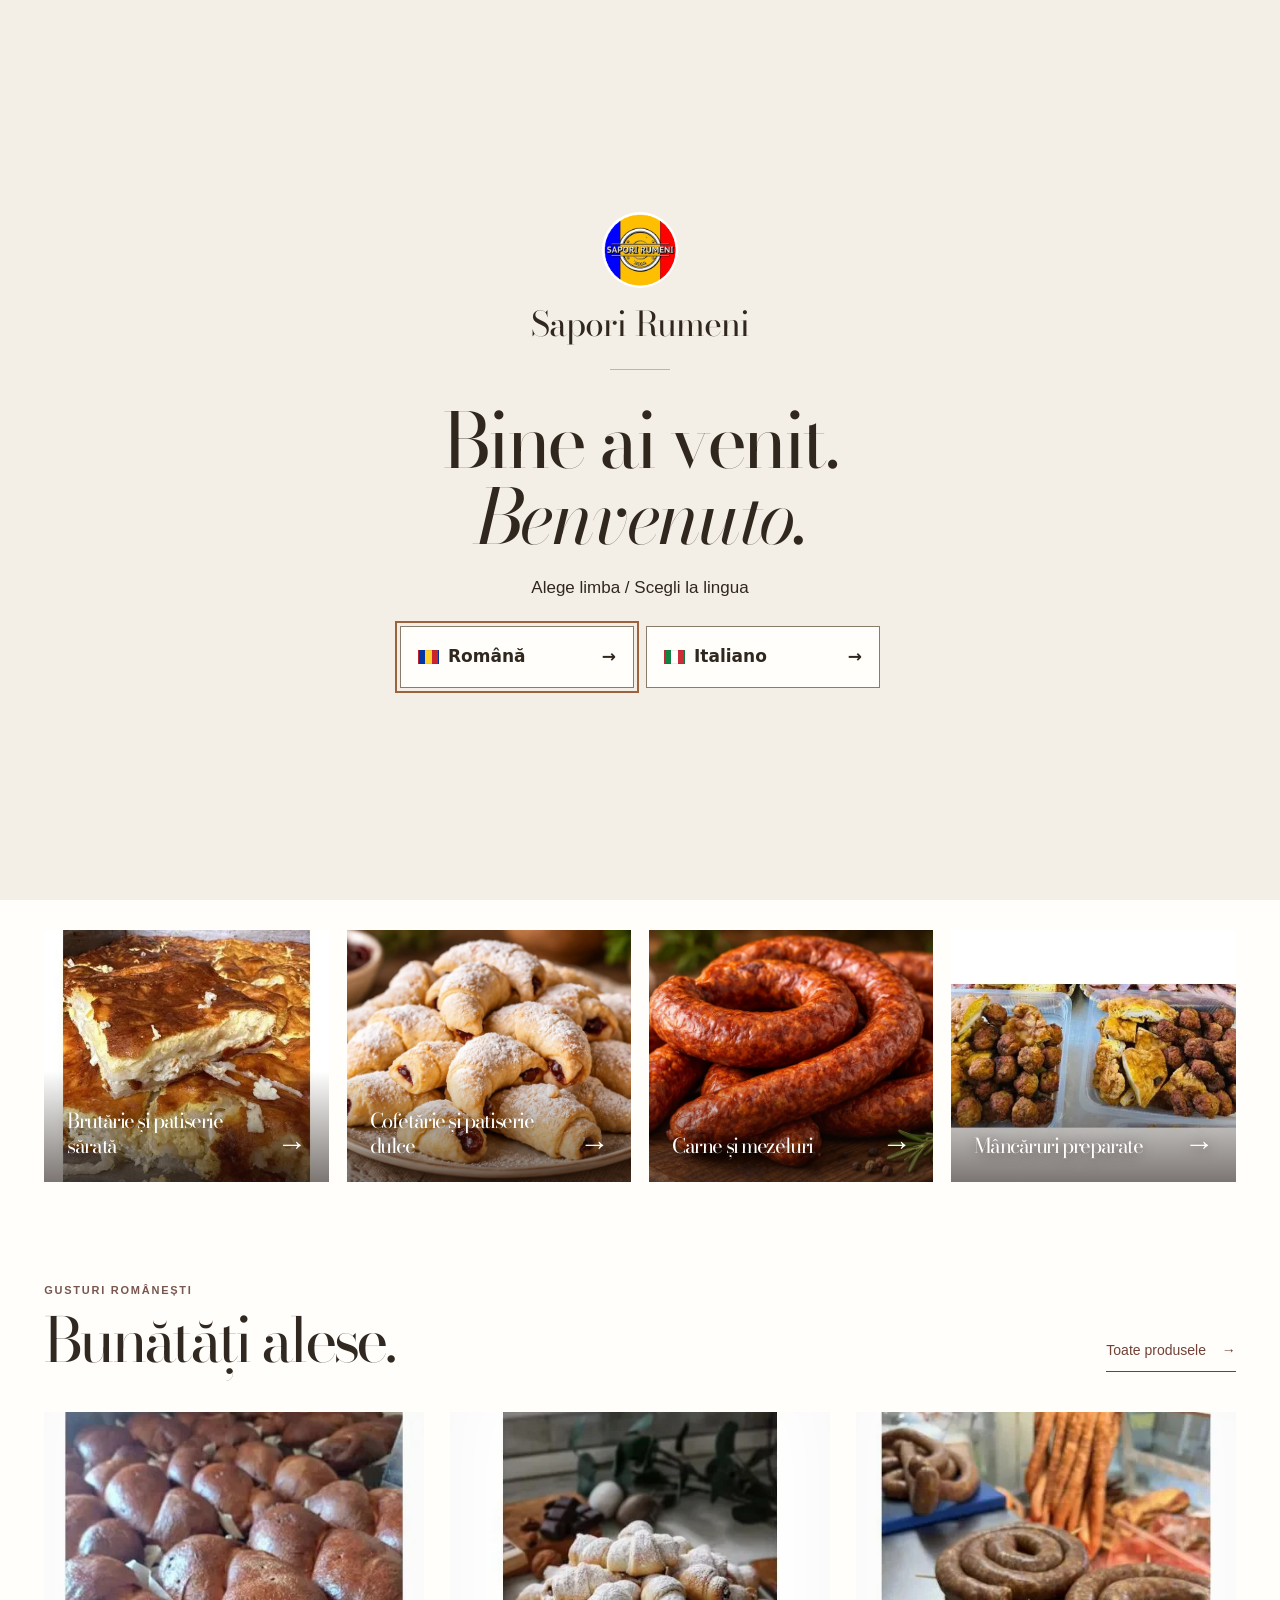
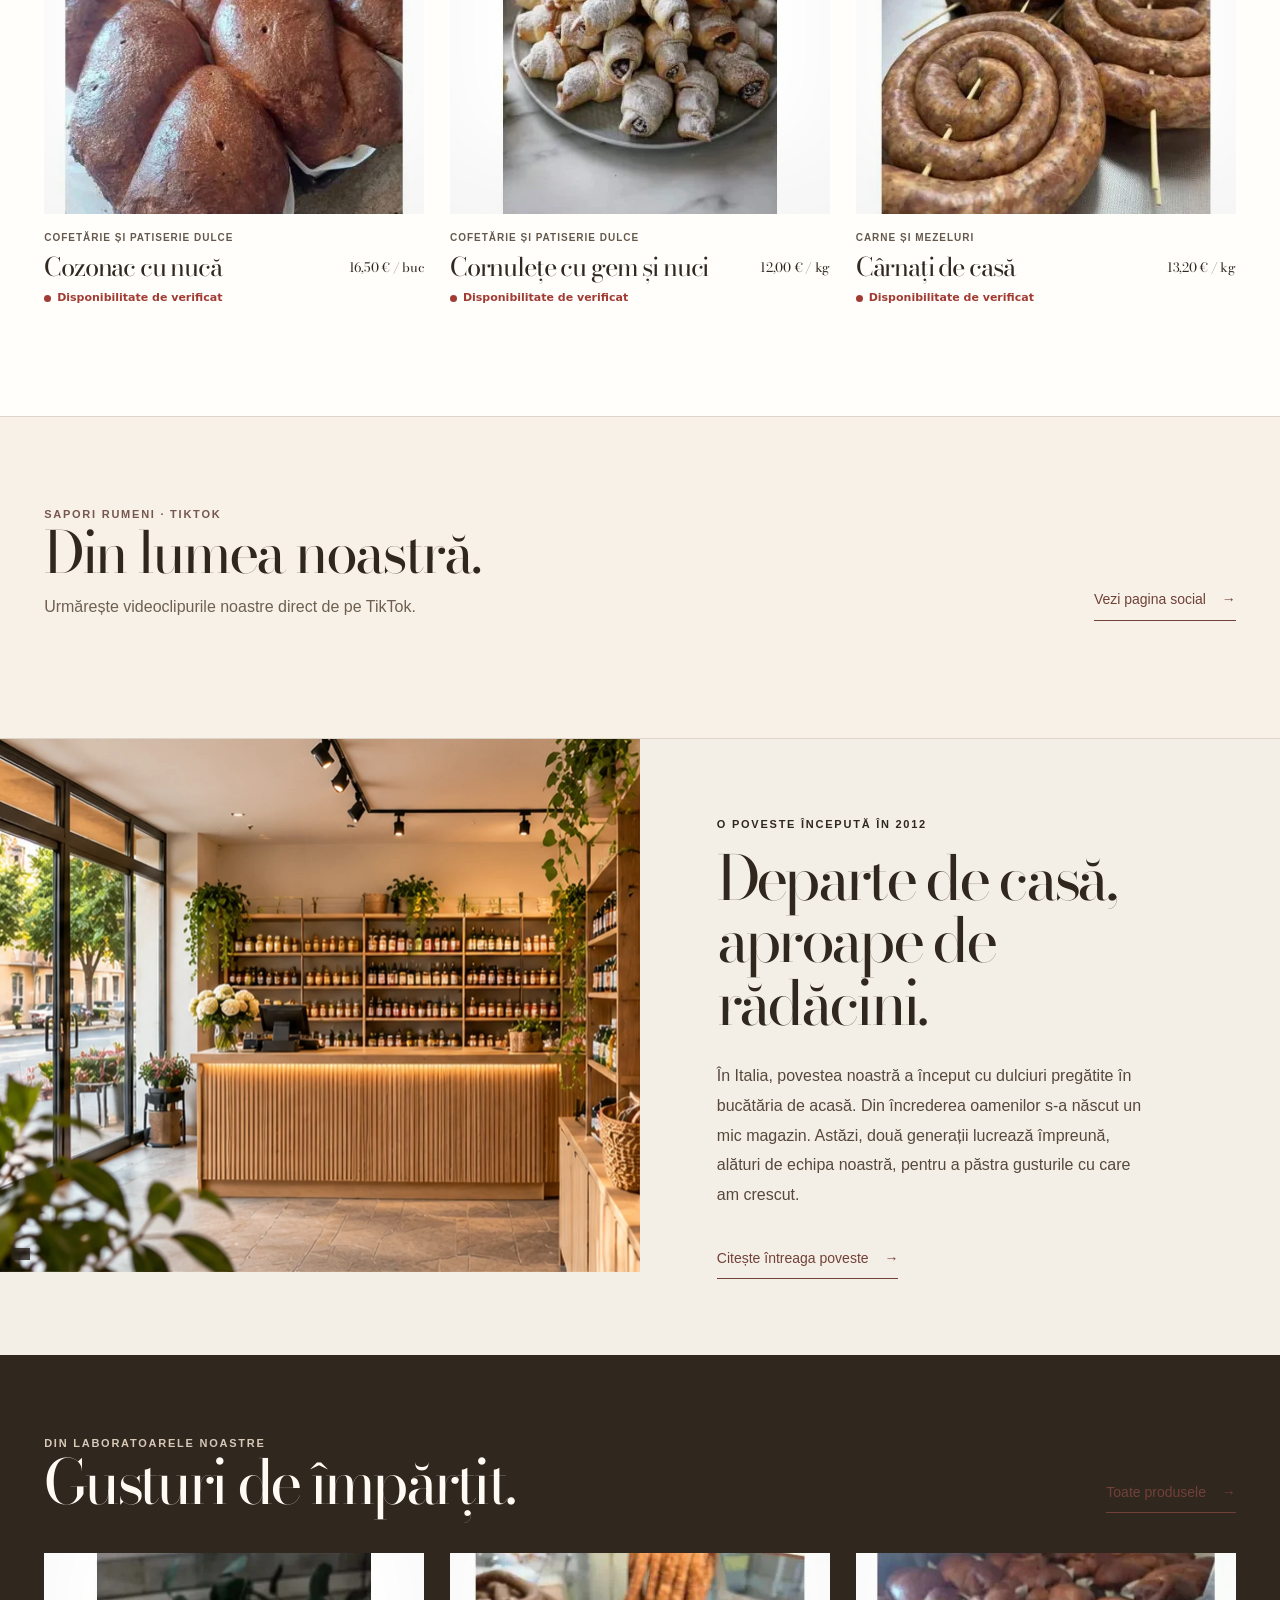
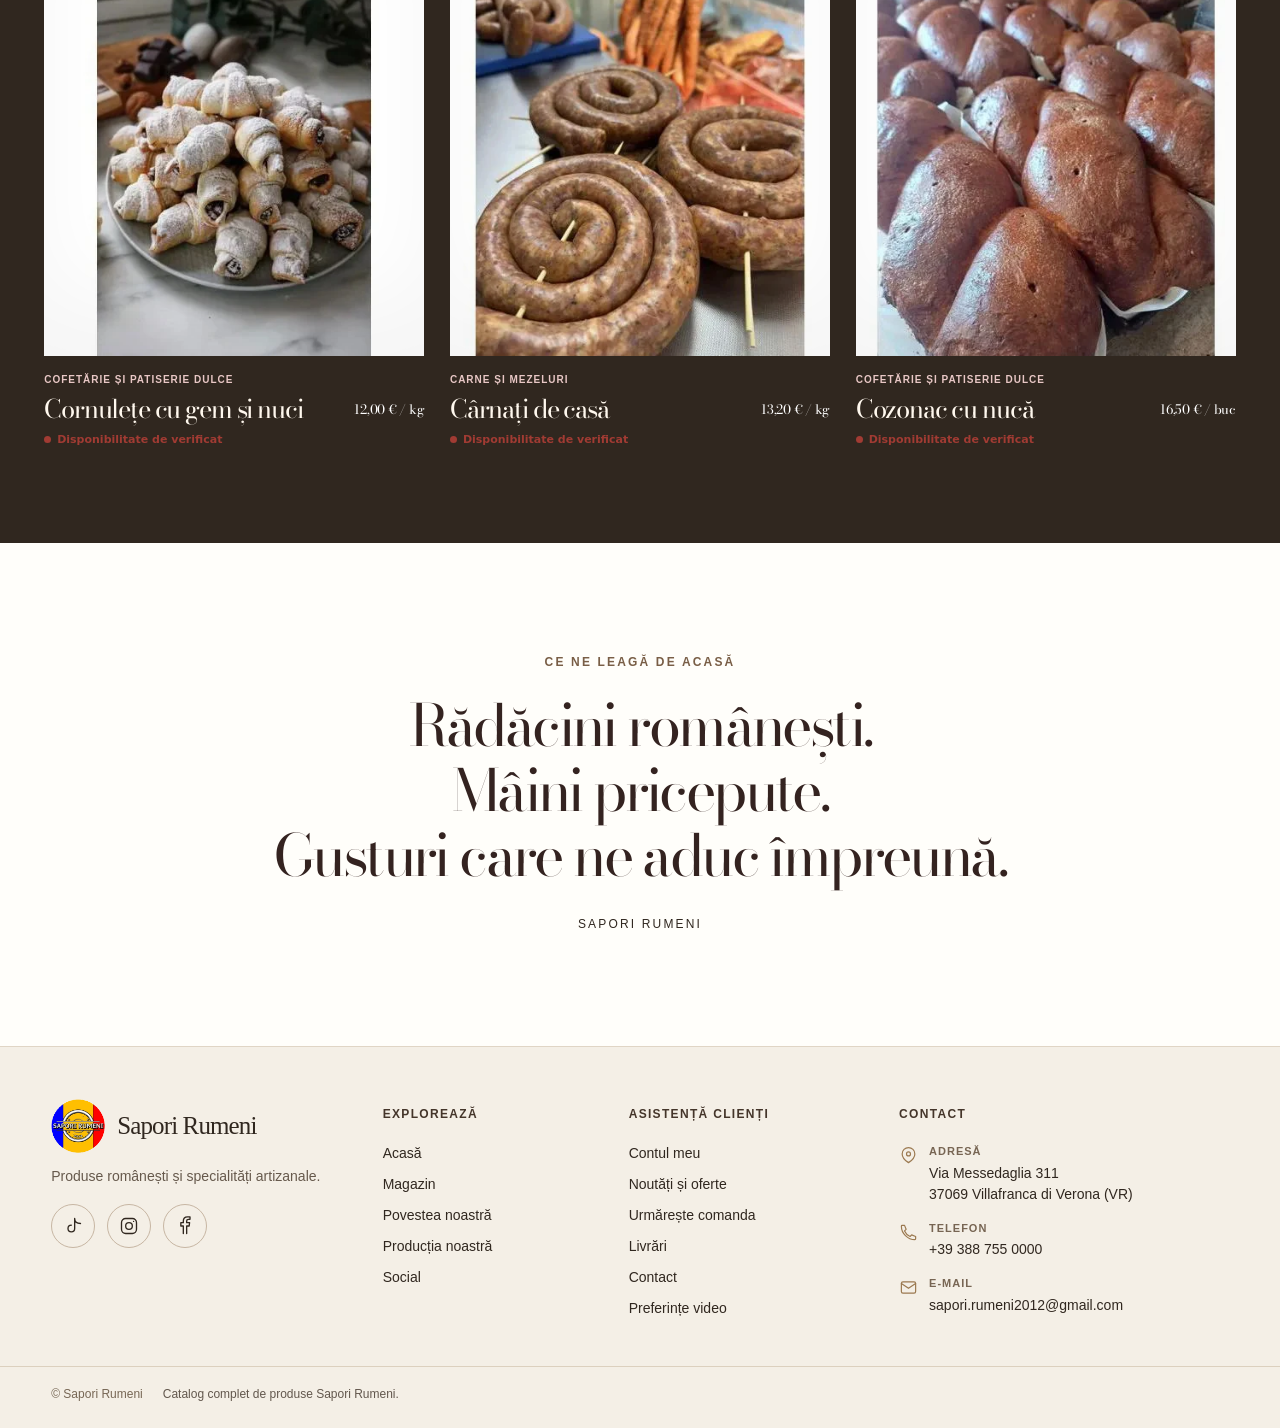
<file: index.html>
<!DOCTYPE html>

<html lang="ro"><head><link rel="stylesheet" href="address-search.css"><script defer src="address-config.js"></script><script defer src="address-search.js"></script><link rel="stylesheet" href="ui-actions.css"><script src="ui-actions.js"></script><meta name="robots" content="noindex,nofollow"><meta charset="utf-8"/><meta content="width=device-width, initial-scale=1" name="viewport"/><title>Sapori Rumeni</title><link rel="icon" type="image/png" href="assets/icon-192.png"><link rel="apple-touch-icon" href="assets/icon-192.png"><style>
:root{--ink:#30241f;--brown:#56382a;--red:#753b38;--paper:#fbf8f1;--cream:#efe5d3;--gold:#a67c43;--line:#d8cbb8;--green:#435842}*{box-sizing:border-box}html{scroll-behavior:smooth;scroll-padding-top:100px}body{margin:0;background:var(--paper);color:var(--ink);font:17px/1.6 system-ui,-apple-system,sans-serif}button,input,select,textarea{font:inherit}button,a,input,select,textarea{touch-action:manipulation}button{cursor:pointer}a{color:inherit}button:focus-visible,a:focus-visible,input:focus-visible,select:focus-visible,textarea:focus-visible{outline:3px solid #a67c43;outline-offset:3px}h1,h2,h3{font-family:Georgia,serif;font-weight:500;line-height:1.12;margin:0}h1{font-size:clamp(3.2rem,6.4vw,6.1rem);letter-spacing:-.045em}h2{font-size:clamp(2.3rem,4.1vw,3.8rem);letter-spacing:-.035em}h3{font-size:1.6rem}p{margin:.8em 0 1.2em}.wrap{max-width:1260px;margin:auto;padding:0 36px}.micro{font-size:.75rem;text-transform:uppercase;letter-spacing:.19em;font-weight:750}.muted{color:#65594e}.top{background:var(--brown);color:#fff4e4;text-align:center;padding:9px 15px;font-size:14px;letter-spacing:.02em}.preview{background:#e9dfcf;padding:7px 16px;text-align:center;font-size:13px}.header{background:var(--paper);position:sticky;top:0;z-index:20;border-bottom:1px solid var(--line)}.header .wrap{display:flex;justify-content:space-between;align-items:center;gap:20px;min-height:93px}.brand{display:flex;align-items:center;gap:12px;text-decoration:none;white-space:nowrap}.brand img{width:65px;height:65px}.brand strong{display:block;font: bold 20px Georgia}.brand small{display:block;font-size:11px;letter-spacing:.17em}.nav{display:flex;gap:23px;align-items:center}.nav a{font-size:15px;font-weight:650;text-decoration:none}.nav a:hover{text-decoration:underline}.tools{display:flex;gap:8px;align-items:center}.button{display:inline-flex;align-items:center;justify-content:center;min-height:49px;padding:11px 19px;border:1px solid var(--red);background:var(--red);color:white;text-decoration:none;border-radius:3px;font-weight:700;line-height:1.25;text-align:center;gap:8px}.button:hover{filter:brightness(.93)}.button.alt{background:transparent;color:var(--red)}.button.small{font-size:14px;min-height:44px;padding:8px 13px}.button:disabled{opacity:.5;cursor:not-allowed}.lang{background:none;border:1px solid var(--line);min-height:44px;padding:8px;font-weight:bold;color:var(--ink);border-radius:3px}.mobile{display:none}.hero{background:var(--cream);padding:42px 0 48px}.hero .wrap{display:grid;grid-template-columns:1fr 1fr;gap:48px;align-items:center}.hero p{max-width:530px;font-size:19px}.hero .micro{color:var(--red)}.actions{display:flex;gap:12px;flex-wrap:wrap}.art{position:relative;overflow:hidden;min-width:0;aspect-ratio:4/3;background:#decab0;display:flex;align-items:center;justify-content:center;color:var(--brown);border:1px solid #baa386}.hero .art{aspect-ratio:1/1;background:#c3aa88}.art:before{content:'';position:absolute;inset:14px;border:1px solid currentColor;opacity:.35;pointer-events:none}.art:after{content:'';position:absolute;inset:21px;border:1px solid currentColor;opacity:.2;pointer-events:none}.art svg{width:76%;height:76%;max-height:350px;filter:drop-shadow(0 7px 2px #795a3b15)}.art .artlabel{position:absolute;bottom:25px;left:0;right:0;text-align:center;font:italic 14px Georgia;letter-spacing:.04em}.art.sweet{background:#e8d5ca;color:#734b43}.art.meat{background:#d5b3a1;color:#633b33}.art.deli{background:#dbd5bd;color:#515a40}.art.cheese{background:#e9d9ae;color:#80602e}.art.story{background:#dbc8ae}.trust{border-bottom:1px solid var(--line)}.trust .wrap{display:grid;grid-template-columns:repeat(3,1fr);padding-top:18px;padding-bottom:18px;text-align:center;gap:12px;font-size:15px;font-weight:650}.trust span+span{border-left:1px solid var(--line)}section{padding:76px 0}.sectionhead{display:flex;justify-content:space-between;align-items:end;gap:20px;margin-bottom:28px}.sectionhead p{margin-bottom:0}.categories{display:grid;grid-template-columns:repeat(5,1fr);gap:14px}.cat{display:block;text-align:left;background:transparent;border:0;padding:0;color:inherit}.cat .art{aspect-ratio:1/1}.cat h3{font-size:1.25rem;margin-top:13px}.cat:hover h3{text-decoration:underline}.shopbar{display:flex;gap:18px;align-items:flex-start;flex-wrap:wrap;margin:28px 0 18px}.search{flex:1 1 320px;min-width:240px}.circlefilters{display:flex;gap:18px;align-items:flex-start;flex-wrap:wrap;flex:1 1 100%;padding:6px 0 12px}.circlefilter{appearance:none;background:none;border:0;padding:0;width:110px;display:flex;flex-direction:column;align-items:center;gap:10px;color:var(--ink)}.circlefilter .thumb{width:84px;height:84px;border-radius:50%;overflow:hidden;border:1px solid var(--line);background:#efe5d3;position:relative;display:flex;align-items:center;justify-content:center;box-shadow:0 8px 18px rgba(48,36,31,.08)}.circlefilter .thumb img{width:100%;height:100%;object-fit:cover;display:block}.circlefilter .thumb svg{width:44px;height:44px;opacity:.72}.circlefilter span{font-size:14px;font-weight:700;line-height:1.2;text-align:center}.circlefilter.on .thumb{border-color:var(--brown);box-shadow:0 0 0 3px #f1e4cf,0 12px 20px rgba(48,36,31,.12)}.circlefilter.on span{color:var(--brown)}input,select,textarea{background:#fffdfa;border:1px solid #bfb09b;border-radius:3px;padding:12px;color:var(--ink);min-height:48px;width:100%}.products{display:grid;grid-template-columns:repeat(4,1fr);gap:24px}.product{border:1px solid var(--line);background:#fffdf8;display:flex;flex-direction:column;min-width:0;box-shadow:0 10px 25px rgba(48,36,31,.05)}.product .art{border:0;aspect-ratio:4/3}.product .artlabel{display:none}.product .body{padding:17px;display:flex;flex-direction:column;flex:1}.product h3{font-size:1.28rem;margin:8px 0 12px}.status{font-size:13px;font-weight:750;color:var(--green)}.price{font-size:19px;font-weight:750;margin-top:auto;color:var(--brown)}.product .button{width:100%;margin-top:12px}.card-bottom{display:flex;justify-content:space-between;align-items:flex-end;gap:12px;margin-top:auto;padding-top:8px}.card-bottom .status{margin:0;text-align:right}.price-label{font-size:11px;letter-spacing:.14em;text-transform:uppercase;color:#8b7d72;margin-bottom:4px;display:block}.storyblock{background:#e9ddcb}.split{display:grid;grid-template-columns:1fr 1fr;gap:60px;align-items:center}.split .art{aspect-ratio:1/1}.storytext p{max-width:580px}.storytext details{border-top:1px solid var(--line);padding-top:12px}.storytext summary{font-weight:700;cursor:pointer}.timeline{display:grid;grid-template-columns:repeat(3,1fr);gap:25px;margin-top:32px}.timeline article{border-top:1px solid #ac9579;padding-top:20px}.timeline h3{margin:6px 0}.timeline p{margin:0}.social{background:#f3eadc}.videos{display:grid;grid-template-columns:repeat(3,1fr);gap:18px}.video .art{aspect-ratio:4/5}.video h3{font-size:1.3rem;margin-top:13px}.footer{background:#422e25;color:#f8f0e2;padding:47px 0 85px}.footgrid{display:grid;grid-template-columns:1.1fr 1fr 1fr;gap:35px}.footer a{display:block;margin:5px 0}.footer .brand img{width:55px;height:55px}.footer .brand{display:flex}.footer .button{display:inline-flex}.footer p{font-size:15px}.note{font-size:14px;color:#6a5b4c}.panel{max-width:700px;width:calc(100% - 24px);max-height:90dvh;overflow:auto;border:1px solid var(--line);border-radius:6px;background:var(--paper);padding:26px;color:var(--ink)}dialog::backdrop{background:#221a16aa}.panel header{display:flex;justify-content:space-between;align-items:center;gap:12px;margin-bottom:20px}.x{min-width:44px;min-height:44px;background:transparent;border:1px solid var(--line);border-radius:3px;font-size:24px}.cartrow{display:flex;align-items:center;justify-content:space-between;gap:12px;border-bottom:1px solid var(--line);padding:14px 0}.cartrow .name{flex:1;min-width:0}.qty{display:flex;align-items:center;gap:10px;white-space:nowrap}.qty button{width:44px;height:44px;border:1px solid var(--line);background:white;border-radius:3px;font-size:22px}.total{display:flex;justify-content:space-between;align-items:center;font-size:23px;font-weight:bold;padding:20px 0}.field{display:grid;gap:6px;margin:12px 0;font-weight:650}.formgrid{display:grid;grid-template-columns:1fr 1fr;gap:12px}.bottom{display:none}.notice{border:1px solid #d4b68b;background:#f8ebd5;padding:14px;margin:12px 0}.admin{max-width:940px}.admincard{border:1px solid var(--line);padding:13px;margin:10px 0;background:#fffdf7}.admincard .actions{margin-top:12px}.admin select{max-width:230px}.adminlist{display:grid;grid-template-columns:1fr 1fr;gap:10px}.admin .admincard{min-width:0}.switch{display:flex;gap:10px;align-items:center;font-weight:700}.switch input{width:24px;height:24px;min-height:0}.hide{display:none!important}#toast{position:fixed;bottom:24px;right:24px;z-index:100;background:var(--brown);color:white;padding:13px 22px;border-radius:4px;max-width:calc(100% - 48px);box-shadow:0 4px 20px #0003}.sr-only{position:absolute;width:1px;height:1px;overflow:hidden;clip:rect(0,0,0,0)}
@media(max-width:1050px){.nav{gap:12px}.nav a{font-size:14px}.brand strong{font-size:17px}.header .wrap{gap:10px}.wrap{padding:0 24px}.hero .wrap{gap:28px}.products{grid-template-columns:repeat(3,1fr)}}@media(max-width:760px){html{scroll-padding-top:85px}body{font-size:16px}.wrap{padding:0 18px}.header .wrap{min-height:76px}.brand img{width:49px;height:49px}.brand strong{font-size:15px}.brand small{font-size:10px}.nav{display:none;position:absolute;top:100%;left:0;right:0;background:var(--paper);border-bottom:1px solid var(--line);padding:12px 18px;flex-direction:column;align-items:stretch}.nav.show{display:flex}.nav a{font-size:17px;padding:9px}.mobile{display:inline-flex}.tools{gap:5px}.tools .button.small{padding:8px 10px}.hero{padding:30px 0}.hero .wrap,.split{grid-template-columns:1fr;gap:25px}.hero h1{font-size:clamp(2.75rem,11vw,4rem)}.hero p{font-size:17px}.hero .art{aspect-ratio:5/4}.trust .wrap{grid-template-columns:1fr;padding-top:13px;padding-bottom:13px;gap:6px}.trust span+span{border:0}.sectionhead{display:block}.sectionhead .button{margin-top:14px}section{padding:49px 0}.categories{grid-template-columns:repeat(2,1fr);gap:13px}.categories .cat:last-child{grid-column:1/-1;max-width:50%;width:100%}.products{grid-template-columns:repeat(2,minmax(0,1fr));gap:12px}.product .body{padding:12px}.product h3{font-size:1.12rem}.product .button{font-size:14px;padding:10px 6px}.product .price{font-size:20px}.shopbar{gap:8px}.search{flex-basis:100%}.filter{font-size:14px;padding:8px 10px}.timeline{grid-template-columns:1fr;gap:18px}.videos{grid-template-columns:repeat(2,1fr)}.video:last-child{display:none}.footgrid{grid-template-columns:1fr;gap:16px}.bottom{display:flex;position:fixed;bottom:0;left:0;right:0;background:var(--paper);border-top:1px solid var(--line);z-index:18;justify-content:space-around;padding:8px 5px calc(8px + env(safe-area-inset-bottom));gap:4px}.bottom a,.bottom button{font-size:13px;font-weight:700;text-decoration:none;min-height:44px;display:flex;align-items:center;justify-content:center;padding:7px;background:transparent;border:0;color:var(--brown)}.footer{padding-bottom:100px}.panel{padding:18px}.formgrid,.adminlist{grid-template-columns:1fr}.cartrow{flex-wrap:wrap}.cartrow .name{flex-basis:100%}#toast{bottom:78px;right:12px;max-width:calc(100% - 24px)}}@media(max-width:360px){.brand strong{font-size:13px}.brand img{width:40px;height:40px}.tools .button.small{padding:6px}.products{grid-template-columns:1fr}.hero .actions .button{width:100%}}@media(prefers-reduced-motion:reduce){html{scroll-behavior:auto}} 

:root{--ink:#30271f;--brown:#4b3529;--red:#6a342b;--paper:#fbf8f1;--cream:#eee3d1;--gold:#a98a53;--line:#ded1bd}body{font-size:17px;line-height:1.65}h1,h2,h3{font-family:Georgia,'Times New Roman',serif}h1{font-size:clamp(4rem,7.7vw,8rem);letter-spacing:-.055em}h2{font-size:clamp(2.5rem,4.3vw,4.2rem)}.top{background:#392c22;font-size:13px;padding:6px 10px}.preview{font-size:11px;padding:3px 10px;background:#f3eadc}.header .wrap{min-height:86px}.brand img{width:70px;height:70px;object-fit:contain}.brand strong{font-size:18px}.header .nav a{font-size:15px}.hero{position:relative;isolation:isolate;overflow:hidden;min-height:calc(100svh - 130px);display:flex;align-items:center;color:#fff8e9;background:#4b2d20;padding:85px 0 105px}.hero-media,.hero-shade{position:absolute;inset:0;z-index:-1}.hero-media{background:radial-gradient(ellipse at 82% 40%,#ae8050 0%,#6d422b 40%,#352219 85%);overflow:hidden}.hero-media svg{position:absolute;width:58%;height:100%;right:0;top:0;color:#e6b975;opacity:.68;filter:drop-shadow(0 16px 18px #20130f88)}.hero-media img{position:absolute;inset:0 0 0 auto;width:74%;height:100%;object-fit:cover;object-position:55% center}.hero-shade{background:linear-gradient(90deg,#23170fed 0%,#2f2014cf 30%,#30201566 58%,#21150e15 100%)}.hero .wrap{display:block;width:100%;max-width:1400px;padding:0 65px}.hero-copy{max-width:730px}.hero .micro{color:#e5c994;letter-spacing:.22em}.hero h1{margin:24px 0 18px;max-width:720px}.hero p{font-size:clamp(17px,1.5vw,22px);max-width:500px;color:#fff6e6;margin-bottom:30px}.hero .button{background:#f4e6cb;color:#3b271c;border-color:#f4e6cb;padding:16px 24px;min-height:54px}.hero .button.alt{background:transparent;color:white;border-color:#fff8e9}.hero-mark{font-size:11px;letter-spacing:.22em;margin-top:45px;color:#e4c79a}.scrollhint{position:absolute;bottom:23px;left:50%;transform:translateX(-50%);font-size:13px;text-decoration:none;white-space:nowrap;color:#f7e5c7}.trust{background:#f4ede0}.trust .wrap{padding:17px 30px}.intro{text-align:center;padding:90px 0 80px}.intro .wrap{max-width:860px}.intro h2{margin:12px 0}.intro p{font-size:20px;max-width:710px;margin:18px auto 25px;color:#625344}.ornament{color:var(--gold);font-size:18px}.editorial-link{display:inline-block;color:var(--red);font-weight:700;text-decoration:none;border-bottom:1px solid var(--gold);padding:4px 0;min-height:40px}.editorial-link:after{content:'  →'}.categories{grid-template-columns:repeat(3,minmax(0,1fr));gap:20px}.cat .art{aspect-ratio:5/4;border:0}.cat h3{font-size:1.65rem;margin:15px 0}.cat{padding-bottom:10px}.cat:last-child:nth-child(3n+2){grid-column:auto}.art{border:0;background:radial-gradient(ellipse at 35% 30%,#f0dfc1,#c8aa83)}.art.sweet{background:radial-gradient(ellipse at 35% 30%,#f5e0cf,#c79a87)}.art.meat{background:radial-gradient(ellipse at 35% 30%,#e5c5ad,#b48670)}.art.deli{background:radial-gradient(ellipse at 35% 30%,#e6dfc6,#b9b48a)}.art.cheese{background:radial-gradient(ellipse at 35% 30%,#f4e7c2,#cfb278)}.art:before,.art:after{display:none}.art svg{width:78%;height:78%}#lab{padding-top:20px}.featured{background:#f2e9db;padding:70px 0}.featured .products{grid-template-columns:repeat(4,minmax(0,1fr))}.product{border:0;background:#fffdf8}.product .body{padding:17px}.storypreview{padding:0;display:grid;grid-template-columns:1fr 1fr;background:#4b3529;color:#fff8e9;min-height:470px}.story-visual{position:relative;min-height:390px;background:radial-gradient(ellipse at 35% 30%,#dcc3a1,#9c7655);display:flex;align-items:center;justify-content:center;color:#5b4030}.story-visual svg{width:80%;max-height:410px}.story-visual span{position:absolute;bottom:18px;left:12px;right:12px;text-align:center;font-size:13px}.story-copy{padding:clamp(35px,6vw,95px);align-self:center}.story-copy .micro{color:#e7c695}.story-copy h2{margin:14px 0}.story-copy p{color:#f4e5d1}.story-copy .button.alt{color:#fff9ed;border-color:#e7c695}.subpage{min-height:65vh;padding:55px 0 80px}.subpage .storytext p{font-size:18px;line-height:1.8}.subpage .storytext h2{font-size:clamp(2.5rem,4vw,3.9rem)}.subpage .split{align-items:start}.subpage .art{position:sticky;top:110px}.subpage .timeline{display:none}[hidden]{display:none!important}.subpage .sectionhead{margin-bottom:35px}.nav a[aria-current=page]{border-bottom:1px solid var(--gold)}.video .art{aspect-ratio:4/5}.footer{padding-bottom:60px}
@media(max-width:1000px){.hero .wrap{padding:0 35px}.header .nav{gap:10px}.header .nav a{font-size:13px}.brand strong{font-size:16px}.hero h1{font-size:clamp(3.6rem,8vw,6rem)}}
@media(max-width:760px){.header .wrap{min-height:75px}.brand img{width:48px;height:48px}.brand strong{font-size:14px}.hero{min-height:calc(100svh - 105px);padding:60px 0 100px;align-items:end}.hero .wrap{padding:0 23px}.hero-media img{width:100%;height:64%;object-position:55% 45%;top:0}.hero-media svg{width:100%;height:60%;top:0}.hero-shade{background:linear-gradient(0deg,#291a12 4%,#352116f5 29%,#2e1e14a0 60%,#21150e16 100%)}.hero h1{font-size:clamp(3.2rem,12vw,5rem);margin:12px 0;max-width:100%}.hero .micro{font-size:11px}.hero p{font-size:17px;margin:12px 0 22px}.hero .actions{gap:9px;display:grid;grid-template-columns:1fr}.hero .button{min-height:52px;padding:13px}.hero-mark{display:none}.scrollhint{bottom:20px}.intro{padding:55px 0}.intro p{font-size:17px}.categories{grid-template-columns:repeat(2,minmax(0,1fr));gap:13px}.cat h3{font-size:1.2rem}.featured .products{grid-template-columns:repeat(2,minmax(0,1fr));gap:12px}.featured{padding:45px 0}.featured .sectionhead{align-items:start;flex-direction:column}.storypreview{grid-template-columns:1fr;min-height:0}.story-visual{min-height:270px}.story-visual svg{max-height:270px}.story-copy{padding:40px 22px}.subpage .art{position:relative;top:0}.subpage{padding:36px 0 65px}.subpage .storytext p{font-size:17px}.footer{padding-bottom:100px}.header .nav a{font-size:17px}.trust .wrap{padding:12px 10px}.trust .wrap span{font-size:14px}}
@media(max-width:365px){.brand strong{font-size:12px}.brand img{width:42px;height:42px}.hero h1{font-size:3rem}.featured .product .body{padding:11px}.featured .product h3{font-size:1.05rem}.featured .price{font-size:19px}.hero .wrap{padding:0 16px}}
@media(prefers-reduced-motion:reduce){html{scroll-behavior:auto}}
@media(max-width:420px){.header #cartbtn{display:none}.header .wrap{gap:8px}.brand{gap:7px}.header .tools{flex-shrink:0}}

/* V3 — centered identity, two-level navigation, independent mobile layout */
.header{position:relative;background:#fffdf8;border-bottom:1px solid var(--line)}
.header .header-main{display:grid;grid-template-columns:minmax(0,1fr) auto minmax(0,1fr);align-items:center;gap:16px;min-height:0;padding-top:13px;padding-bottom:13px;max-width:1400px}
.header-left{display:flex;align-items:center;justify-self:start}.header-contact{font-size:14px;font-weight:600;text-decoration:none;color:var(--brown)}.header-contact:hover{text-decoration:underline}
.header .centered-brand{grid-column:2;justify-content:center;justify-self:center;display:block;line-height:0}.header .centered-brand img{width:142px;height:142px;display:block;object-fit:contain;border-radius:50%}.header .tools{grid-column:3;justify-self:end;display:flex;gap:12px;align-items:center}.header #cartbtn{display:inline-flex;white-space:nowrap}.header .lang{min-height:44px;min-width:44px}.header .nav{display:flex;position:static;justify-content:center;align-items:center;flex-direction:row;flex-wrap:wrap;gap:clamp(20px,3vw,44px);padding:0 24px 0;margin:0;border-top:1px solid #eee5d6;background:#fffdf8}.header .nav a{display:flex;align-items:center;min-height:55px;padding:0 1px;font-size:16px;font-weight:600;white-space:nowrap;text-decoration:none;line-height:1.25;border-bottom:2px solid transparent}.header .nav a:hover,.header .nav a[aria-current=page]{color:var(--red);border-bottom-color:var(--gold)}.header #menu{display:none}.header .tools .button{border-radius:2px}.hero{min-height:max(540px,calc(100svh - 242px))}.hero .wrap{padding-top:20px;padding-bottom:20px}.footer .brand img{width:100px;height:100px;border-radius:50%}.social-panel{display:grid;grid-template-columns:1.2fr 1fr;gap:50px;align-items:center}.social-channels{display:flex;gap:12px;flex-wrap:wrap;align-items:center}.social-channels span{display:inline-flex;align-items:center;justify-content:center;border:1px solid var(--line);padding:13px 22px;border-radius:3px;font-weight:650;background:#fffdf8}.social-channels p{flex-basis:100%}.production-copy{max-width:780px}.categories .cat:last-child{max-width:none}.bottom a,.bottom button{white-space:nowrap}
@media(max-width:860px){.header{position:sticky;top:0}.header .header-main{padding:9px 16px;gap:8px;grid-template-columns:minmax(0,1fr) auto minmax(0,1fr)}.header .centered-brand img{width:104px;height:104px}.header .header-contact{display:none}.header #menu{display:inline-flex;gap:5px;align-items:center;justify-content:center;padding:8px;min-height:48px}.header .menu-label{font-size:13px}.header .tools{gap:6px}.header #cartbtn{display:none}.header .nav{display:none;position:absolute;top:100%;left:0;right:0;max-height:calc(100dvh - 145px);overflow:auto;padding:8px 20px 16px;gap:0;flex-direction:column;align-items:stretch;flex-wrap:nowrap;box-shadow:0 15px 24px #34251922;border-bottom:1px solid var(--line)}.header .nav.show{display:flex}.header .nav a{min-height:49px;white-space:normal;font-size:18px;padding:8px 2px;border-bottom:1px solid var(--line)}.hero{min-height:max(540px,calc(100svh - 160px));padding-top:35px}.social-panel{grid-template-columns:1fr;gap:12px}.social-channels span{padding:10px 16px}html{scroll-padding-top:135px}}
@media(min-width:761px) and (max-width:860px){.bottom{display:flex;position:fixed;bottom:0;left:0;right:0;z-index:18;background:var(--paper);padding:8px;justify-content:space-around;border-top:1px solid var(--line)}.footer{padding-bottom:100px}.bottom a,.bottom button{background:none;border:0;text-decoration:none;font-weight:650;padding:10px;color:var(--brown)}}
@media(max-width:360px){.header .centered-brand img{width:92px;height:92px}.header .menu-label{display:none}.header .header-main{padding-left:12px;padding-right:12px}.bottom a,.bottom button{font-size:12px}}

/* V4: editorial food brand, compact masthead, collection-led shopping */
:root{--ink:#28251f;--brown:#40342a;--red:#6e302c;--paper:#faf8f3;--cream:#ede5d5;--line:#ded8ca;--gold:#987b4c}body{background:var(--paper);font-size:17px;line-height:1.6}h1,h2,h3{font-family:Georgia,'Times New Roman',serif;font-weight:400}h2{letter-spacing:-.045em}.top{background:#342820;color:#fff;font-size:12px;letter-spacing:.10em;padding:8px 10px}.header{background:#fffefa;position:relative}.header .header-main{min-height:94px;grid-template-columns:1fr 88px 1fr;gap:24px;padding:8px 40px;max-width:1600px}.header .centered-brand{grid-column:2;grid-row:1}.header .centered-brand img{width:76px;height:76px}.header .nav{grid-column:1;grid-row:1;border:0;background:none;padding:0;gap:18px;justify-content:flex-start;flex-wrap:nowrap}.header .nav a{font-size:14px;min-height:44px;letter-spacing:0;font-weight:550}.header .nav .nav-extra{display:none}.header-left{display:none}.header .tools{grid-row:1;gap:10px}.header #cartbtn{background:transparent;border:1px solid #c5b9a6;color:var(--ink);font-weight:600}.header .lang{border:0}.hero.editorial-hero{display:block;min-height:0;background:#e7dcc8;color:var(--ink);padding:0;isolation:auto}.hero-inner{display:grid;grid-template-columns:43% 57%;min-height:clamp(510px,74vh,740px);max-width:1800px;margin:auto}.hero .hero-copy{max-width:none;padding:clamp(35px,6vw,100px);display:flex;flex-direction:column;align-items:flex-start;justify-content:center}.hero .hero-copy .micro{color:#754b36;font-size:11px;letter-spacing:.18em}.hero h1{font-size:clamp(3.1rem,5.2vw,6.4rem);line-height:1.02;letter-spacing:-.065em;margin:24px 0 18px;color:var(--ink);overflow-wrap:anywhere}.hero p{color:#55483d;font-size:clamp(16px,1.3vw,20px);margin:0 0 26px;max-width:420px}.hero .button{background:#342820;color:#fff;border:1px solid #342820;border-radius:0;padding:13px 23px;min-height:52px}.hero-more{font-size:14px;text-underline-offset:5px;margin-top:23px}.hero-photo{position:relative;background:radial-gradient(ellipse at 60% 40%,#e6cfaf,#a37e57);overflow:hidden;min-height:100%;display:grid;place-items:center}.hero-photo svg{width:70%;height:65%;color:#573822}.hero-photo img{position:absolute;inset:0;width:100%;height:100%;object-fit:cover;object-position:50% 52%}.photo-caption{position:absolute;bottom:15px;right:16px;background:#fffef1dc;padding:5px 9px;font-size:11px}.hero-index{display:grid;grid-template-columns:repeat(3,1fr);background:#f8f5ec;padding:0 clamp(12px,4vw,64px);border-bottom:1px solid var(--line)}.hero-index button{min-height:64px;display:flex;align-items:center;gap:14px;background:none;border:0;border-top:3px solid transparent;padding:10px 12px;text-align:left;color:#6b5a48;font-size:15px}.hero-index button[aria-pressed=true]{border-top-color:#6e302c;color:#2d241e;font-weight:700}.hero-index button span{font-size:12px;color:#826549}.collection-heading{text-align:center;margin-bottom:34px}.collection-heading h2{margin-top:13px}.collection-heading .micro{color:#795b43}#lab{padding:66px 0 72px}.categories{grid-template-columns:repeat(3,minmax(0,1fr));gap:22px}.cat{position:relative;padding:0;overflow:hidden}.cat .art{aspect-ratio:1/1.05;position:relative}.cat .art img,.product .art img{position:absolute;inset:0;width:100%;height:100%;object-fit:cover}.cat h3{position:absolute;bottom:0;left:0;right:0;color:white;background:linear-gradient(transparent,#261c16db);padding:50px 18px 20px;margin:0;font-size:clamp(1.3rem,2.6vw,2.2rem);text-align:left}.featured{background:#fffefa;padding:66px 0 78px}.featured .sectionhead h2{margin-top:12px}.featured .products{gap:18px}.product{background:transparent}.product .art{aspect-ratio:4/4.5;position:relative;background:#eee7db}.product .body{padding:14px 0 0}.product h3{font-family:Georgia;font-size:1.28rem;font-weight:400;margin:8px 0}.product .micro{font-size:10px;letter-spacing:.10em}.product .price{font-size:20px;font-weight:600}.product .button{background:transparent;border:1px solid #44372c;color:var(--ink);border-radius:0}.storypreview{background:#e9dfcd;color:var(--ink);grid-template-columns:52% 48%;min-height:510px}.story-visual{min-height:520px;overflow:hidden}.story-visual img{position:absolute;inset:0;width:100%;height:100%;object-fit:cover}.story-visual span{background:#fff9ecde;padding:5px;left:auto;font-size:11px}.story-copy .micro{color:#795b43}.story-copy p{color:#534439;font-size:18px}.story-copy .button.alt{color:var(--ink);border-color:#584233;border-radius:0}.manifesto{text-align:center;background:#3c2d24;color:#fff8e9;padding:85px 0}.manifesto h2{max-width:920px;margin:22px auto;font-size:clamp(2.1rem,4.5vw,4.8rem);white-space:pre-line}.manifesto .micro,.manifesto-sign{color:#dbc29a;font-size:12px;letter-spacing:.18em}.social{background:#f3eee4}.social-panel h2{font-size:clamp(2.2rem,4vw,3.8rem)}.social-channels span{border-radius:0}.footer{background:#342820}.footer .brand img{width:76px;height:76px}.bottom{box-shadow:0 -2px 15px #0000000a}.subpage .products .product{border-bottom:1px solid var(--line);padding-bottom:20px}
@media(max-width:860px){.header{position:sticky;top:0}.header .header-main{grid-template-columns:minmax(0,1fr) 62px minmax(0,1fr);min-height:76px;padding:7px 14px;gap:8px}.header .centered-brand img{width:62px;height:62px}.header-left{display:flex;grid-column:1;grid-row:1}.header #menu{display:inline-flex;border:0}.header .nav{display:none;position:absolute;top:100%;left:0;right:0;background:#fffefa;flex-direction:column;align-items:stretch;gap:0;padding:8px 18px;max-height:calc(100dvh - 85px);overflow:auto}.header .nav.show{display:flex}.header .nav .nav-extra{display:flex}.header .nav a{font-size:17px;min-height:49px;border-bottom:1px solid var(--line)}.header .tools{gap:0}.header #cartbtn{display:none}.hero-inner{display:flex;flex-direction:column;min-height:0}.hero-photo{order:-1;min-height:0;aspect-ratio:5/4;max-height:440px}.hero .hero-copy{padding:32px 22px 36px}.hero h1{font-size:clamp(2.85rem,10vw,4.5rem);margin:15px 0}.hero p{font-size:17px;margin-bottom:20px}.hero .button{width:100%}.hero-index{padding:0 8px}.hero-index button{font-size:13px;line-height:1.3;min-height:60px;padding:8px 5px;gap:5px}.hero-index button span{font-size:10px}.categories{grid-template-columns:repeat(3,minmax(0,1fr));gap:12px}.cat h3{font-size:1.15rem;padding:35px 10px 12px}.cat .art{aspect-ratio:3/4}.featured .products{grid-template-columns:repeat(2,minmax(0,1fr));gap:18px 12px}.product h3{font-size:1.1rem}.storypreview{grid-template-columns:1fr;min-height:0}.story-visual{min-height:0;aspect-ratio:5/4}.story-copy{padding:40px 22px}.manifesto{padding:55px 0}.featured,#lab{padding:45px 0}.featured .sectionhead{display:block}.featured .editorial-link{margin-top:12px}html{scroll-padding-top:80px}}
@media(max-width:400px){.categories{grid-template-columns:1fr;gap:12px}.cat .art{aspect-ratio:16/9}.cat h3{font-size:1.5rem}.hero-index button{font-size:12px}.featured .product .button{font-size:13px}.header .menu-label{display:inline}.header .header-main{padding:7px 10px}.header .tools .lang{min-width:40px}}

.desktop-links{display:flex;align-items:center;gap:16px;margin-right:8px}.desktop-links a{font-size:14px;font-weight:550;text-decoration:none;white-space:nowrap}.desktop-links a:hover{text-decoration:underline}.header .nav a{white-space:nowrap}.header .nav{gap:clamp(10px,1.4vw,20px)}@media(max-width:1020px) and (min-width:861px){.header .header-main{padding-left:20px;padding-right:20px;gap:12px}.header .nav a,.desktop-links a{font-size:13px}.desktop-links{gap:9px;margin-right:0}.header .tools{gap:5px}}@media(max-width:860px){.desktop-links{display:none}.header .nav a{white-space:normal}}@media(max-width:600px){.categories{grid-template-columns:1fr;gap:12px}.cat .art{aspect-ratio:16/9}.cat h3{font-size:1.5rem}}
/* V5: original editorial design, inspired by the supplied reference screens */
:root{--ink:#302820;--brown:#34291f;--paper:#fff;--cream:#f7f3eb;--line:#e5dfd7;--red:#604132;--gold:#a48357}
html{scroll-padding-top:90px}body{background:#fff;color:var(--ink);font-family:Arial,Helvetica,sans-serif;font-size:17px;line-height:1.6}.wrap{max-width:1800px;padding:0 clamp(24px,3.45vw,70px)}h1,h2,h3{font-family:Georgia,'Times New Roman',serif;font-weight:400}h2{font-size:clamp(2.45rem,4.2vw,4.6rem);line-height:1.02;letter-spacing:-.055em}.micro{font-size:11px;font-weight:700;letter-spacing:.16em;line-height:1.5}.skip-link{position:fixed;top:-100px;left:20px;padding:12px;background:white;z-index:100}.skip-link:focus{top:0}.top{background:#fff;color:#66574d;padding:6px 12px;border-bottom:1px solid #eee8e1;font-size:10px;letter-spacing:.13em;line-height:1.4}.header{position:sticky;top:0;background:white;border-bottom:1px solid #eae5df;z-index:30}.header .header-main{display:grid;grid-template-columns:minmax(0,1fr) 74px minmax(0,1fr);min-height:75px;max-width:none;padding:5px clamp(20px,3.45vw,70px);gap:14px}.header .centered-brand img{width:62px;height:62px;object-fit:contain}.header .nav{gap:clamp(10px,1.35vw,24px);min-width:0}.header .nav a,.header .nav button,.story-nav{font:600 13px/1.2 Arial,sans-serif;white-space:nowrap;text-decoration:none;background:none;border:0;color:var(--ink);padding:6px 0;min-height:44px;display:flex;align-items:center}.header .nav button:hover,.story-nav:hover{text-decoration:underline;text-underline-offset:5px}.header .nav .nav-extra{display:none}.header .tools{justify-content:flex-end;gap:14px;min-width:0}.header .tools .lang{border:0;font-size:14px;min-width:40px}.header .icon-button{border:0;background:transparent;color:var(--ink);min-width:44px;height:44px;display:inline-flex;align-items:center;justify-content:center;gap:4px;padding:4px}.icon-button svg,#menu svg{width:22px;height:22px;flex:none}.header #cartbtn{display:inline-flex;border:0;background:none;font-size:14px}.hero.editorial-hero{position:relative;isolation:isolate;display:flex;flex-direction:column;min-height:clamp(580px,calc(100svh - 96px),1050px);background:#6a4932;color:#fff;padding:0;overflow:hidden}.hero-photo{position:absolute;inset:0;min-height:0;z-index:-2;background:linear-gradient(115deg,#46301f 0%,#93684a 48%,#c9a776 100%);display:block;overflow:hidden;aspect-ratio:auto;max-height:none}.hero-photo .hero-fallback{position:absolute;inset:0;display:flex;align-items:center;justify-content:flex-end;padding:6% 4% 6% 35%;background:radial-gradient(ellipse at 75% 54%,#d7b388 0%,transparent 52%),repeating-linear-gradient(105deg,#ffffff03 0px,#ffffff03 2px,transparent 2px,transparent 10px)}.hero-photo .hero-fallback svg{width:95%;height:95%;max-width:950px;color:#62452e;filter:drop-shadow(0 24px 40px #2c1e19a0)}.hero-photo img{position:absolute;inset:0;width:100%;height:100%;object-fit:cover;object-position:65% 50%}.hero-shade{position:absolute;inset:0;z-index:-1;background:linear-gradient(90deg,rgba(26,18,13,.78) 0%,rgba(26,18,13,.53) 37%,rgba(26,18,13,.12) 76%),linear-gradient(0deg,#1e140d65,transparent 24%)}.hero-inner{display:flex;align-items:flex-end;flex:1;width:100%;min-height:0;max-width:none;margin:0}.hero .hero-copy{padding:clamp(65px,9vh,125px) clamp(24px,3.45vw,70px);padding-bottom:clamp(52px,10vh,110px);max-width:850px;color:#fff;justify-content:flex-end}.hero .hero-copy .micro{color:#fff;font-size:11px;letter-spacing:.18em}.hero h1{color:#fff;font-size:clamp(4.3rem,7.4vw,8.3rem);line-height:.92;letter-spacing:-.065em;margin:21px 0 27px;overflow-wrap:normal;text-shadow:0 1px 18px #281a1520}.hero h1 em{font-weight:400}.hero p{color:#fff;font-size:17px;line-height:1.6;max-width:470px;margin:0 0 25px}.hero .button{background:#fff;color:#302820;border:1px solid #fff;border-radius:0;min-height:54px;font-size:15px;padding:14px 25px;font-weight:600}.hero-foot{display:flex;align-items:center;justify-content:space-between;gap:18px;margin-top:auto;padding:0 clamp(24px,3.45vw,70px) 22px}.hero-more{margin:0;color:#fff;font-size:14px;text-decoration:none;white-space:nowrap}.hero-index{display:flex;flex-wrap:wrap;justify-content:flex-end;gap:16px;background:none;padding:0;border:0}.hero-index button{min-height:44px;color:#fff;background:none;border:0;border-bottom:1px solid #ffffff65;padding:7px 4px;text-align:left;font-size:13px;line-height:1.4;gap:7px}.hero-index button span{color:#fff;font-size:11px}.hero-index button[aria-pressed=true]{border:0;border-bottom:2px solid white;color:white;font-weight:700}.hero-index button:focus-visible{outline-color:#fff}
#lab{padding:76px 0 80px}.collection-heading{text-align:left;margin-bottom:25px}.collection-heading h2{font-size:clamp(2.4rem,3.6vw,3.8rem);margin:10px 0 0}.categories{grid-template-columns:repeat(3,minmax(0,1fr));gap:clamp(12px,1.2vw,24px)}.cat{border-radius:0}.cat .art{aspect-ratio:1/1.05;border:0;background:#d4bca4}.cat .art:before,.cat .art:after,.product .art:before,.product .art:after{display:none}.cat .art img{object-fit:cover}.cat h3{font-size:clamp(1.8rem,3.1vw,3.6rem);letter-spacing:-.045em;font-weight:400;padding:55px 22px 22px;background:linear-gradient(transparent,#1f170eb5)}.cat h3:hover{text-decoration:none}.featured,.dark-selection{padding:80px 0 90px;background:#fff}.featured .sectionhead,.dark-selection .sectionhead{margin-bottom:35px;align-items:end}.editorial-link{display:inline-block;text-decoration:none;border-bottom:1px solid currentColor;padding:8px 0;font-size:15px;font-weight:600;white-space:normal}.editorial-link:after{content:' →';margin-left:12px}.products,.featured .products{grid-template-columns:repeat(4,minmax(0,1fr));gap:clamp(15px,1.2vw,26px)}.product{border:0;min-width:0;background:transparent}.product .art{aspect-ratio:4/4.6;border:0;background:#f8f5ef}.product .art img{object-fit:contain;background:#fff}.product .body{padding:14px 0 0}.product .micro{font-size:10px;letter-spacing:.13em}.product h3{font-size:clamp(1.25rem,1.6vw,1.7rem);line-height:1.16;letter-spacing:-.02em}.product .price{font-size:18px;font-weight:600}.product .button{min-height:46px;border-color:#b8afa5;border-radius:0;font-size:15px}.product .status{font-size:12px;font-weight:500}.dark-selection{background:#33291f;color:#fff}.dark-selection .micro,.dark-selection .status{color:#e3d5c4}.dark-selection .product .button{color:white;border-color:#c8b8a3}.dark-selection .product .art{background:#f8f5ef}.storypreview{padding:0;display:grid;grid-template-columns:1fr 1fr;min-height:600px;background:#f7f3eb}.story-visual{min-height:0;aspect-ratio:1.2/1;background:#d9c5ab}.story-visual img{object-fit:cover}.story-visual span{font-size:11px;bottom:15px;right:15px;left:auto;color:#3a3025}.story-copy{padding:clamp(35px,6vw,110px);display:flex;flex-direction:column;align-items:flex-start;justify-content:center}.story-copy h2{font-size:clamp(2.7rem,4.2vw,4.9rem);line-height:1;letter-spacing:-.06em;margin:15px 0}.story-copy p{font-size:17px;max-width:520px;color:#56483d}.story-copy .editorial-link{margin-top:10px}.manifesto{background:#fff;color:#302820;padding:clamp(85px,12vw,180px) 0;text-align:center}.manifesto h2{font-size:clamp(2.6rem,4.5vw,5.2rem);line-height:1.13;max-width:1100px}.manifesto .micro,.manifesto-sign{color:#795e46}.social{background:#f7f3eb;padding:70px 0}.social-channels{align-items:center}.social-channels span{border-color:#cbbfaf}.footer{background:#f7f3eb;color:#302820;border-top:1px solid #ddd4c8;padding:50px 0 60px}.footer .brand img{width:64px;height:64px}.footer #adminbtn{color:#302820!important;border-color:#b5a591!important}.footer .note{color:#62574d!important}.footer a{font-size:15px;text-decoration:none}.footer a:hover{text-decoration:underline}.bottom{display:none!important}.subpage{padding:65px 0 80px}.subpage .product .art{aspect-ratio:1/1}.subpage .product .body{padding:13px}.subpage .product{border-bottom:1px solid var(--line)}.panel{background:#fff}
@media(max-width:1250px) and (min-width:961px){.header .nav{gap:10px}.header .nav a,.header .nav button{font-size:12px}.header .story-nav{font-size:12px}.header .tools{gap:6px}.header .header-main{padding-left:20px;padding-right:20px;gap:8px}}
@media(max-width:1100px) and (min-width:961px){.header .nav button[data-cat="deli"]{display:none}}
@media(max-width:960px){html{scroll-padding-top:78px}.header .header-main{min-height:68px;grid-template-columns:minmax(0,1fr) 62px minmax(0,1fr);padding:5px 14px;gap:5px}.header .centered-brand img{width:56px;height:56px}.header-left{display:flex;grid-row:1;grid-column:1}.header #menu{display:flex;align-items:center;gap:7px;border:0;padding:5px;font-size:14px}.header .nav{display:none;position:absolute;top:100%;left:0;right:0;max-height:calc(100dvh - 82px);overflow:auto;background:white;padding:12px 22px 20px;box-shadow:0 14px 25px #0002;gap:0;flex-direction:column;align-items:stretch}.header .nav.show{display:flex}.header .nav .nav-extra{display:flex}.header .nav a,.header .nav button{font-size:17px;min-height:48px;border-bottom:1px solid #e9e0d5;white-space:normal;text-align:left}.header .tools{gap:2px}.header .story-nav{display:none}.header #searchbtn{display:none}.header #cartbtn{display:inline-flex;min-width:36px}.header .tools .lang{min-width:32px;padding:5px}.hero.editorial-hero{min-height:clamp(575px,calc(100svh - 90px),850px)}.hero-inner{min-height:0;display:flex;flex-direction:row;align-items:flex-end}.hero .hero-copy{padding:45px 26px 48px;max-width:100%}.hero h1{font-size:clamp(3.6rem,9vw,6rem);margin:17px 0 20px;line-height:.98}.hero p{font-size:17px;max-width:450px}.hero .button{width:auto;min-height:49px}.hero-shade{background:linear-gradient(0deg,#21150ee8 0%,#21150e8c 46%,#21150e25 100%)}.hero-photo img{object-position:60% 50%}.hero-photo .hero-fallback{padding:0 1% 28% 10%;justify-content:center}.hero-foot{flex-direction:column;align-items:stretch;padding:0 26px 20px;gap:12px}.hero-index{justify-content:space-between;gap:8px}.hero-index button{flex:1;font-size:13px}.hero-more{font-size:13px}.wrap{padding:0 24px}.categories{grid-template-columns:repeat(3,minmax(0,1fr));gap:12px}.cat h3{font-size:clamp(1.35rem,3vw,2.2rem);padding:40px 12px 16px}.featured,.dark-selection,#lab{padding:55px 0}.products,.featured .products{grid-template-columns:repeat(2,minmax(0,1fr));gap:24px 15px}.storypreview{grid-template-columns:1fr;min-height:0}.story-visual{aspect-ratio:5/3}.story-copy{padding:48px 24px}.featured .sectionhead,.dark-selection .sectionhead{display:block}.featured .editorial-link,.dark-selection .editorial-link{margin-top:12px}.footgrid{grid-template-columns:1fr 1fr}.footer .footgrid>div:first-child{grid-column:1/-1}}
@media(max-width:600px){.wrap{padding:0 18px}.categories{grid-template-columns:1fr;gap:12px}.cat .art{aspect-ratio:5/3}.cat h3{font-size:2.1rem}.hero h1{font-size:clamp(3rem,12vw,4.5rem)}.hero .hero-copy{padding:45px 20px 32px}.hero-foot{padding-left:20px;padding-right:20px}.hero-index button{font-size:12px;gap:4px}.hero-index button span{font-size:10px}.product h3{font-size:1.22rem}.product .button{font-size:13px;padding:8px 5px}.product .status{font-size:11px}.hero .button{font-size:15px}.footer{padding-bottom:40px}.footer .footgrid{grid-template-columns:1fr 1fr;gap:20px}.top{font-size:9px;letter-spacing:.08em}.story-copy h2{font-size:2.8rem}.manifesto h2{font-size:2.55rem}}
@media(max-width:360px){.header .menu-label{display:none}.header .header-main{padding:5px 8px}.hero h1{font-size:3rem}.hero-index button{font-size:11px}.hero .hero-copy{padding-left:16px;padding-right:16px}.hero-foot{padding-left:16px;padding-right:16px}.wrap{padding:0 14px}}
@media(prefers-reduced-motion:reduce){html{scroll-behavior:auto}*{transition:none!important;animation:none!important}}

.hero-foot{width:100%;align-self:stretch}.missing-label{position:absolute;top:14px;right:clamp(16px,3.45vw,70px);font-size:11px;letter-spacing:.03em;color:white;background:#21150e80;padding:5px 8px;display:none}.hero:has(.photo-missing) .missing-label{display:block}.story-visual:has(img[style*="display: none"]) span{display:none}.story-visual span{max-width:90%}.header #menu svg{flex-shrink:0}.header .nav button:focus-visible{outline-offset:2px}.hero-more{display:inline-flex;align-items:center;min-height:44px}.hero-index button{white-space:normal}.hero-index button[aria-pressed=true]{border-bottom-width:2px}.hero-index button{min-width:100px}.hero .hero-copy{width:100%}.hero .hero-copy p{max-width:450px}
@media(max-width:960px){.hero-index button{min-width:0}.missing-label{font-size:10px;max-width:calc(100% - 32px)}.hero-foot{gap:0}.hero-more{min-height:38px}}

/* V6: centered identity, mobile category navigation and editorial product rail */
.header .header-main{display:grid;grid-template-columns:minmax(0,1fr) auto minmax(0,1fr);grid-template-rows:auto auto;gap:0;min-height:0;padding:8px clamp(22px,3.45vw,70px) 0;max-width:none;align-items:center}
.header .header-left{display:flex;grid-column:1;grid-row:1;align-items:center;gap:4px;justify-self:start}
.header .centered-brand{grid-column:2;grid-row:1;display:flex;flex-direction:column;align-items:center;justify-content:center;justify-self:center;gap:5px;line-height:1;text-decoration:none;padding:0 4px 7px}
.header .centered-brand img{width:56px;height:56px;object-fit:contain;display:block;flex:none}
.header .wordmark{display:block;font:700 19px/1.1 Arial,Helvetica,sans-serif;letter-spacing:.055em;color:#26221e;white-space:nowrap}
.header .tools{grid-column:3;grid-row:1;display:flex;justify-content:flex-end;justify-self:end;gap:9px}
.header #searchbtn{display:inline-flex}.header #menu{display:none}.header .nav{grid-column:1/-1;grid-row:2;display:flex;position:static;justify-content:center;align-items:center;gap:clamp(22px,3.3vw,55px);padding:0;max-height:none;overflow:visible;box-shadow:none;background:#fff;border:0;border-top:1px solid #eee9e3;flex-direction:row}
.header .nav a{font:600 14px/1.25 Arial,sans-serif;display:flex;min-height:43px;padding:9px 0;white-space:nowrap;border:0;text-align:center;justify-content:center}.header .nav a[aria-current=page]{text-decoration:underline;text-underline-offset:6px}.category-nav{display:none}
html{scroll-padding-top:150px}.hero.editorial-hero{min-height:clamp(540px,calc(100svh - 151px),1050px)}.featured-arrows{display:flex;gap:8px}.featured-arrows button{border:1px solid #cfc7be;background:white;color:#302820;border-radius:50%;width:46px;height:46px;font-size:22px;line-height:1}.featured .sectionhead{gap:18px}.featured .sectionhead>div:first-child{flex:1}.featured .sectionhead .editorial-link{margin-right:8px}
@media(min-width:961px){.header .nav{width:100%}.header .nav a{font-size:15px}.featured-arrows{display:none}}
@media(max-width:960px){.header .header-main{grid-template-rows:auto;min-height:76px;padding:10px 20px 9px;gap:2px}.header .centered-brand{padding:0 2px;gap:4px}.header .centered-brand img{width:56px;height:56px}.header .wordmark{font-size:18px;letter-spacing:.035em}.header .header-left{gap:0}.header #menu{display:inline-flex;min-width:38px;padding:2px}.header #searchbtn{min-width:42px}.header .tools{gap:3px}.header .tools .lang{min-width:34px;padding:4px}.header #cartbtn{min-width:40px}.header .nav{display:none;position:absolute;top:100%;left:0;right:0;background:#fff;box-shadow:0 12px 25px #0002;max-height:calc(100dvh - 175px);overflow:auto;padding:8px 20px 15px;gap:0;flex-direction:column;align-items:stretch;z-index:4}.header .nav.show{display:flex}.header .nav a{font-size:17px;min-height:48px;justify-content:flex-start;text-align:left;border-bottom:1px solid #e9e0d5;padding:9px 0}.category-nav{display:grid;grid-template-columns:repeat(4,minmax(0,1fr));margin:0 20px;border-top:1px solid #dcd6cf;padding:8px 0 9px;gap:0}.category-nav button{display:flex;flex-direction:column;align-items:center;justify-content:center;gap:7px;min-height:60px;border:0;background:#fff;color:#302820;font:600 13px/1.15 Arial,sans-serif;padding:4px 1px;text-align:center;overflow-wrap:anywhere}.category-nav button svg{width:27px;height:27px;flex:none}.category-nav button:active{background:#f7f3eb}html{scroll-padding-top:180px}.hero.editorial-hero{min-height:clamp(535px,calc(100svh - 177px),850px)}.hero .hero-copy{padding-bottom:24px}.featured .sectionhead{display:flex;align-items:flex-end;flex-wrap:wrap;gap:10px}.featured .sectionhead>div:first-child{flex:1 1 65%}.featured .sectionhead .editorial-link{order:3;flex:0 0 auto;font-size:14px}.featured .sectionhead .featured-arrows{order:2}.featured .products{display:grid;grid-template-columns:none;grid-auto-flow:column;grid-auto-columns:minmax(0,73%);overflow-x:auto;overscroll-behavior-x:contain;scroll-snap-type:x mandatory;scrollbar-width:thin;gap:16px;padding-bottom:14px}.featured .product{scroll-snap-align:start}.featured .product h3{font-size:1.6rem}.featured .product .button{font-size:15px}.featured .product .status{font-size:13px}.dark-selection .products{grid-template-columns:repeat(2,minmax(0,1fr));gap:24px 14px}.cat .art{aspect-ratio:5/3}.cat h3{font-size:2.1rem}.story-copy p{font-size:17px}.header .icon-button:focus-visible{outline-offset:0}}
@media(max-width:390px){.header .header-main{padding:8px 7px;gap:0}.header .wordmark{font-size:15px;letter-spacing:.025em}.header .header-left #menu,.header .header-left #searchbtn{min-width:34px;width:34px}.header .tools{gap:0}.header .tools .lang{min-width:30px}.header #cartbtn{min-width:36px}.category-nav{margin:0 12px}.category-nav button{font-size:12px}.featured .sectionhead>div:first-child{flex-basis:55%}.featured-arrows button{width:40px;height:40px}}

/* V7 — editorial identity, product details, language entrance */
.header .wordmark{font:500 26px/1 Georgia,'Times New Roman',serif;letter-spacing:-.045em;color:#38271e;text-transform:none}.header .wordmark i{font-weight:400}.header .centered-brand img{width:49px;height:49px}.header .tools .lang{font-size:13px;white-space:nowrap;min-width:58px}.header .nav a{font-weight:500}.header .centered-brand{gap:3px}.header .header-main{padding-top:7px}.hero.editorial-hero{min-height:clamp(590px,calc(100svh - 140px),1100px)}.hero .hero-copy{padding:55px clamp(28px,4.5vw,90px) 65px;max-width:790px}.hero h1{font-size:clamp(4.2rem,7.6vw,9rem);font-weight:400;letter-spacing:-.065em;line-height:.94}.hero h1 em{font-weight:400}.hero .hero-copy p{font-size:17px;line-height:1.5;max-width:470px}.hero .button{background:#fff;color:#302820;border:0;border-radius:0;min-height:54px;padding:15px 26px}.hero-photo img{object-position:62% 50%}.hero-shade{background:linear-gradient(90deg,#1e140fb0, #1e140f45 48%,#1e140f08 80%),linear-gradient(0deg,#1c140c80,transparent 40%)}.hero-photo .hero-fallback{padding:1% 2% 2% 37%;background:radial-gradient(ellipse at 78% 48%,#c9a27c 0%,#74513a 58%,#3b2a20 100%)}.hero-foot{padding-bottom:22px}.v7-card{background:transparent!important;border:0!important;box-shadow:none!important;min-width:0;display:flex;flex-direction:column}.v7-card .card-image{position:relative}.v7-card .product-image-link{display:block}.v7-card .art{aspect-ratio:1/1.12;background:#f7f4ee}.v7-card .art img{background:#fff;object-fit:contain}.v7-card .image-label{position:absolute;top:15px;left:15px;font-size:10px;font-weight:600;letter-spacing:.12em;color:#66584a;pointer-events:none}.v7-card .quick-add{position:absolute;bottom:12px;right:12px;border:0;border-radius:50%;background:#fff;color:#302820;width:44px;height:44px;font:300 29px/1 Georgia;box-shadow:0 0 0 1px #e2d9cd;cursor:pointer}.v7-card .quick-add:disabled{opacity:.4;cursor:not-allowed}.v7-card .body{padding:16px 0 0!important;display:block!important}.v7-card h3{font:400 clamp(1.3rem,1.9vw,1.85rem)/1.18 Georgia,serif!important;letter-spacing:-.035em;margin:7px 0 8px}.v7-card h3 a{color:inherit;text-decoration:none}.v7-card h3 a:hover{text-decoration:underline}.v7-card .price{font:400 15px/1.5 system-ui,sans-serif!important;color:inherit!important;margin:0}.v7-card .status{margin:8px 0;color:inherit}.v7-card .micro{font-size:11px}.dark-selection .v7-card .body{color:white}.detail-page{background:#fff;padding:36px 0 90px}.crumb{display:flex;gap:10px;flex-wrap:wrap;font-size:13px;color:#675c51;margin-bottom:34px}.crumb a{color:inherit}.detail-layout{display:grid;grid-template-columns:minmax(0,1.45fr) minmax(0,1fr);gap:clamp(32px,6vw,110px);align-items:start}.detail-gallery{min-width:0}.detail-image .art{width:100%;aspect-ratio:1/1;position:relative;background:#f9f7f2;border:0;display:grid;place-items:center;overflow:hidden}.detail-image .art img{position:absolute;inset:0;width:100%;height:100%;object-fit:contain;background:#fff}.detail-image .art svg{width:68%;height:68%}.detail-image-note{font-size:13px;color:#74685b}.detail-info{max-width:620px;padding:20px 0}.detail-info h1{font:400 clamp(2.5rem,4.5vw,5.3rem)/1.02 Georgia,serif;letter-spacing:-.055em;margin:12px 0 24px;overflow-wrap:break-word}.detail-description{color:#62594e;font-size:17px;line-height:1.65}.detail-price{font-size:25px;font-weight:600;margin:23px 0}.detail-price small{font-size:12px;font-weight:400;color:#6c6258;display:inline-block;margin-left:8px}.detail-format,.detail-status{font-size:15px;color:#544c43}.detail-status{color:#37543c;font-weight:600}.detail-actions{display:flex;gap:12px;margin:23px 0}.detail-stepper{display:flex;align-items:center;border:1px solid #cfc5b9;min-height:54px}.detail-stepper button{width:44px;height:52px;border:0;background:white;color:#302820;font-size:23px}.detail-stepper button:disabled{opacity:.35}.detail-stepper output{min-width:30px;text-align:center}.detail-add{flex:1;background:#34271f!important;color:#fff!important;border-radius:0!important;display:flex;align-items:center;justify-content:space-between;gap:12px;min-height:54px}.detail-note{font-size:14px;color:#64594e}.detail-accordions{margin:30px 0}.detail-accordions details{border-top:1px solid #dcd6ce;padding:0}.detail-accordions details:last-child{border-bottom:1px solid #dcd6ce}.detail-accordions summary{list-style:none;cursor:pointer;display:flex;justify-content:space-between;align-items:center;min-height:52px;font-size:16px;font-weight:600;gap:12px}.detail-accordions summary::-webkit-details-marker{display:none}.detail-accordions summary:after{content:'+';font-size:23px;font-weight:400}.detail-accordions details[open] summary:after{content:'−'}.detail-accordions p{font-size:15px;color:#64594e;margin:0 0 20px}.welcome{border:0;padding:0;max-width:none;max-height:none;width:100%;height:100%;background:#f7f2e9;color:#38291f;position:fixed;inset:0;margin:0;overflow:auto}.welcome::backdrop{background:#f7f2e9}.welcome[open]{display:grid;place-items:center}.welcome-inner{width:min(100%,590px);padding:45px 26px;text-align:center;animation:welcome-in .65s ease both}.welcome-inner img{width:96px;height:96px;object-fit:contain}.welcome-brand{font:400 35px/1.2 Georgia,serif;letter-spacing:-.045em;margin:7px 0 24px}.welcome-rule{height:1px;width:60px;background:#a99275;margin:0 auto 32px}.welcome-inner h1{font:400 clamp(3rem,8vw,5.1rem)/.99 Georgia,serif;letter-spacing:-.06em;margin:0 0 20px}.welcome-inner p{font-size:16px;margin:0 0 24px;color:#695a4b}.welcome-options{display:grid;grid-template-columns:1fr 1fr;gap:12px}.welcome-options button{border:1px solid #c4b39c;background:#fffdf9;color:#34271e;min-height:60px;display:flex;align-items:center;gap:9px;padding:12px 17px;font:600 17px/1.2 system-ui;cursor:pointer}.welcome-options button:hover,.welcome-options button:focus-visible{background:#34271e;color:#fff}.welcome-options button span:last-child{margin-left:auto}.welcome-options .flag-ro,.welcome-options .flag-it{width:21px;height:14px;display:inline-block;border:1px solid #0001;flex:none}.flag-ro{background:linear-gradient(90deg,#0037a6 33.33%,#ffcf30 33.33% 66.66%,#cb242c 66.66%)}.flag-it{background:linear-gradient(90deg,#118345 33.33%,white 33.33% 66.66%,#cc2d37 66.66%)}.welcome-inner small{display:block;margin-top:30px;color:#786b5a;font-size:12px;letter-spacing:.14em}@keyframes welcome-in{from{opacity:0;transform:translateY(12px)}to{opacity:1;transform:none}}body:has(.welcome[open]){overflow:hidden}
@media(max-width:960px){.header .wordmark{font-size:22px}.header .centered-brand img{width:50px;height:50px}.hero.editorial-hero{min-height:clamp(560px,calc(100svh - 160px),900px)}.hero .hero-copy{padding:40px 24px 30px;max-width:100%}.hero h1{font-size:clamp(3.3rem,11vw,6rem)}.hero-shade{background:linear-gradient(0deg,#21160edb 0%,#21160e75 48%,#21160e08 100%)}.hero-photo img{object-position:56% center}.hero-photo .hero-fallback{padding:3% 0 25%;justify-content:center}.detail-layout{grid-template-columns:1fr;gap:14px}.detail-page{padding:22px 0 60px}.detail-info{padding:0;max-width:none}.detail-image .art{aspect-ratio:4/3}.detail-info h1{font-size:clamp(2.6rem,8vw,4rem)}.crumb{margin-bottom:18px}.v7-card .price{font-size:16px!important}.featured .v7-card h3{font-size:1.8rem!important}.dark-selection .v7-card h3{font-size:1.35rem!important}.v7-card .image-label{font-size:9px;top:10px;left:10px}.v7-card .quick-add{bottom:8px;right:8px}.welcome-options button{padding:12px 10px}}
@media(max-width:390px){.header .wordmark{font-size:17px}.header .tools .lang{font-size:11px;min-width:43px;padding:3px}.header .centered-brand img{width:43px;height:43px}.detail-actions{flex-wrap:wrap}.detail-add{min-width:155px}.welcome-options{grid-template-columns:1fr}.hero h1{font-size:3.1rem}.hero .hero-copy{padding-left:18px;padding-right:18px}}
@media(prefers-reduced-motion:reduce){.welcome-inner{animation:none}}

@media (max-width:900px){.circlefilters{overflow:auto;flex-wrap:nowrap;padding-bottom:8px}.circlefilter{flex:0 0 92px;width:92px}.circlefilter .thumb{width:72px;height:72px}.products{grid-template-columns:repeat(2,1fr)}}
@media (max-width:600px){.shopbar{gap:14px}.search{flex-basis:100%}.circlefilter{flex:0 0 84px;width:84px}.circlefilter .thumb{width:64px;height:64px}.circlefilter span{font-size:12px}.products{grid-template-columns:1fr 1fr;gap:16px}.product h3{font-size:1.05rem}.price{font-size:17px}}
</style><style>
.shipping-info{padding:clamp(45px,7vw,100px) 0;background:#f9f6f0;color:#30271f}.shipping-info h2{margin:12px 0 24px}.ship-grid{display:grid;grid-template-columns:repeat(3,minmax(0,1fr));gap:24px;margin:30px 0 20px}.ship-tile{border-top:1px solid #b8a68e;padding:24px 0;min-width:0}.ship-tile svg{width:32px;height:32px;fill:none;stroke:currentColor;stroke-width:1.5;stroke-linecap:round;stroke-linejoin:round}.ship-tile h3{font-size:17px;margin:14px 0 8px}.ship-value{font-family:Georgia,serif;font-size:clamp(26px,4vw,45px);line-height:1.2;display:block;margin-bottom:10px}.ship-tile p,.ship-note{font-size:15px;line-height:1.6}.ship-config{border:1px solid #d9cbb9;padding:16px;margin:20px 0}.ship-config .formgrid{gap:10px}.ship-config input[type=number]{width:100%;min-width:0}.ship-cart{padding:12px 0;border-bottom:1px solid #d9cbb9;margin-bottom:12px;font-size:14px;line-height:1.5}.ship-cart p{margin:5px 0}.ship-progress{height:5px;background:#e9e1d5;margin:12px 0;overflow:hidden}.ship-progress span{display:block;background:#6c7450;height:100%}@media(max-width:640px){.ship-grid{grid-template-columns:1fr;gap:4px}.ship-tile{padding:20px 0}.ship-config .formgrid{grid-template-columns:1fr}}
</style><style> .production-page{padding:0 0 80px}.prod-intro{padding:clamp(50px,8vw,120px) 0;text-align:center}.prod-intro h1{font-size:clamp(44px,6vw,96px);line-height:1.04;margin:18px auto;max-width:900px;font-weight:400}.prod-intro p,.prod-end p{max-width:680px;margin:20px auto;line-height:1.8}.prod-split{display:grid;grid-template-columns:1fr 1fr;background:#f7f3eb;min-height:440px}.prod-split:nth-of-type(even) .art{order:2}.prod-split .art{min-height:420px;border-radius:0}.prod-copy{padding:clamp(30px,6vw,100px);align-self:center}.prod-copy h2,.prod-end h2{font-size:clamp(38px,4.5vw,64px);line-height:1.05;font-weight:400;margin:20px 0}.prod-copy p{line-height:1.8;max-width:520px}.prod-end{text-align:center;padding-top:80px}.prod-copy button{background:none;border:0;border-bottom:1px solid currentColor;cursor:pointer;padding:10px 0}.production-page[hidden]{display:none!important}@media(max-width:760px){.prod-split{grid-template-columns:1fr}.prod-split:nth-of-type(even) .art{order:0}.prod-split .art{min-height:260px}.prod-copy{padding:32px 24px}.prod-end{padding-top:45px}}</style><style>
/* V9 – modern editorial, warm studio colors, full viewport opening. */
:root{--ink:#302821;--paper:#f6f2eb;--cream:#eee5d8;--brown:#35271e;--red:#4c3427;--gold:#a58b68;--line:#d9ccba;--display:"Bodoni Moda","Cormorant Garamond","Georgia",serif}
body{background:var(--paper);color:var(--ink);font-family:Arial,Helvetica,sans-serif;line-height:1.65}h1,h2,h3,.detail-info h1,.welcome-inner h1,.welcome-brand,.header .wordmark,.v7-card h3,.ship-value{font-family:var(--display)!important;font-weight:400!important;letter-spacing:-.045em}h2{font-size:clamp(2.7rem,4.5vw,5rem);line-height:1.03}h2 em,h1 em{font-weight:400} .wrap{max-width:1600px;padding-left:clamp(20px,4.2vw,80px);padding-right:clamp(20px,4.2vw,80px)}
.top{background:#38291f;color:#f5eee4;padding:5px 12px;font-size:11px;letter-spacing:.09em}.header{background:#f8f4ed;border-color:#ded4c7}.header .header-main{background:transparent;padding-top:7px}.header .centered-brand img{width:48px;height:48px}.header .wordmark{font-size:26px;letter-spacing:-.025em}.header .nav{background:transparent}.header .nav a{font-size:14px;font-weight:500;letter-spacing:.035em}.header .tools .lang{background:transparent}.category-nav button{background:transparent}.category-nav{border-color:#d9ccba}
.hero.editorial-hero{min-height:calc(100svh - 146px);background:#7c5841;max-height:none;align-items:stretch;justify-content:flex-end}.hero-photo img{object-position:center center}.hero-shade{background:linear-gradient(90deg,rgba(30,20,14,.72),rgba(30,20,14,.32) 45%,transparent 78%),linear-gradient(0deg,#1b120c68,transparent 28%)}.hero .hero-inner{flex:1;display:flex;align-items:center;max-width:none;width:100%}.hero .hero-copy{max-width:760px;padding:clamp(38px,6vw,110px);padding-left:clamp(24px,5vw,100px)}.hero h1{font-size:clamp(4rem,7.6vw,8.1rem);line-height:.96;letter-spacing:-.06em}.hero .hero-copy p{font-size:clamp(16px,1.25vw,21px);line-height:1.6}.hero .hero-copy .button{background:#f8f4ed;color:#32271e;min-height:55px;padding:15px 22px;font-weight:600;border:0}.hero-demo{position:absolute;right:18px;top:14px;color:white;background:#30241977;padding:4px 8px;font-size:11px;z-index:2}.hero-foot{padding:12px clamp(22px,4vw,80px) 22px}.v9-trust{background:#e9e0d2;color:#49382c;border-color:#d6c6b4}.v9-trust .wrap{font-size:15px;font-weight:400;padding-top:21px;padding-bottom:21px}
#lab{background:#f6f2eb;padding-top:clamp(42px,6vw,100px);padding-bottom:clamp(38px,5vw,80px)}#lab .cat .art{aspect-ratio:1.08;min-height:0}#lab .cat h3{font-family:var(--display);font-size:clamp(27px,3vw,44px);color:white}.featured{background:#eae2d6!important;color:#302821;padding:clamp(50px,7vw,105px) 0!important}.featured .products{display:grid;grid-auto-flow:column;grid-template-columns:none;grid-auto-columns:calc((100% - 60px)/4);overflow-x:auto;scroll-snap-type:x mandatory;scrollbar-width:thin;gap:20px;padding-bottom:18px}.featured .product{scroll-snap-align:start}.v7-card{background:transparent!important;border:0!important;box-shadow:none!important}.v7-card .card-image{background:#f8f5ef!important}.v7-card .art{aspect-ratio:4/4.6;background:#f8f5ef!important;border:0!important}.v7-card .art img{object-fit:contain!important;padding:clamp(13px,2vw,30px);background:#f8f5ef!important}.v7-card .image-label{top:9px;left:11px;background:#f8f5ef;color:#524236;padding:4px 7px;z-index:2}.v7-card .body{padding:14px 0 10px!important}.v7-card h3{font-size:clamp(24px,2.15vw,36px)!important;line-height:1.1!important;margin:6px 0 10px!important}.v7-card .price{font-size:15px!important;letter-spacing:.015em}.v7-card .quick-add{width:45px;height:45px;background:#faf7f1;color:#35271e;border:1px solid #c5b5a2}.dark-selection{background:#382b22!important;color:#f7f1e8;padding-top:clamp(55px,7vw,100px)}.dark-selection .v7-card h3{color:#f7f1e8}.storypreview{background:#f3ebe0}.story-visual{background:#b9a18a}.story-visual img{object-position:65% center}.storypreview .storytext,.storypreview .story-copy{background:#f3ebe0}.manifesto{background:#f6f2eb}.social{background:#e9e0d2!important}.shipping-info{background:#f5f0e7!important}.footer{background:#38291f!important;color:#f6eee3!important}.footer a{color:inherit}.detail-page,.subpage{background:#f6f2eb}.detail-image .art{background:#fdfaf5!important}.detail-image .art img{padding:24px;background:#fdfaf5!important}.detail-info h1{font-size:clamp(3rem,5.3vw,5.8rem)}.detail-stepper button{background:#fbf8f2}.detail-accordions summary{font-weight:500}.prod-split .art img{position:absolute;inset:0;width:100%;height:100%;object-fit:cover}.prod-split .artlabel{z-index:2;background:#f9f4e6de;color:#38291f;padding:4px 8px;left:auto;right:10px;bottom:10px}.welcome{background:radial-gradient(ellipse at 50% 42%,#f9f5ed 5%,#e2d2bd 100%)}.welcome::backdrop{background:#e5d9c8}.welcome-inner{max-width:590px}.welcome-inner img{width:78px;height:78px}.welcome-inner h1{font-size:clamp(3.1rem,7vw,5.5rem);line-height:1}.welcome-brand{font-size:30px;letter-spacing:-.025em}.welcome-options button{background:#f8f4ec;border:1px solid #ac977b;color:#3c2c21;border-radius:0}.welcome-options button:hover{background:#38291f;color:white}.welcome-inner{animation:welcome-in .75s cubic-bezier(.2,.8,.2,1) both}
@media(max-width:960px){.hero.editorial-hero{min-height:calc(100svh - 178px);min-height:max(560px,calc(100svh - 178px))}.hero-photo img{object-position:72% 50%}.hero-shade{background:linear-gradient(0deg,#21160ee8 0%,#21160e83 48%,#21160e16 100%)}.hero .hero-inner{align-items:flex-end}.hero .hero-copy{max-width:100%;padding:42px 24px 32px}.hero h1{font-size:clamp(3.5rem,11vw,6rem)}.header .centered-brand img{width:45px;height:45px}.header .wordmark{font-size:22px}.featured .products{grid-auto-columns:72%;gap:15px}.v9-trust .wrap{grid-template-columns:1fr;font-size:14px;gap:6px}.v9-trust span+span{border:0}.v7-card .art{aspect-ratio:4/4.4}.detail-image .art img{padding:10px}.dark-selection .v7-card h3{font-size:clamp(21px,5vw,27px)!important}}
@media(max-width:390px){.header .wordmark{font-size:18px}.hero h1{font-size:3.2rem}.hero .hero-copy{padding-left:18px;padding-right:18px}.welcome-options{grid-template-columns:1fr}.hero-demo{right:10px;font-size:10px}}
@media(prefers-reduced-motion:reduce){.welcome-inner{animation:none}}
</style><link href="https://fonts.googleapis.com/css2?family=Bodoni+Moda:ital,wght@0,400;1,400&amp;display=swap" media="print" onload="this.media='all'" rel="stylesheet"/><style>
/* V10 | A distinct editorial direction, modern food boutique */
:root{--ink:#2b2321;--paper:#faf8f4;--cream:#f1ede6;--brown:#342320;--red:#65282d;--gold:#a17c58;--line:#d8cfc4;--display:"Bodoni Moda","Bodoni MT","Didot","Georgia",serif;--wine:#59252c}
body{background:#faf8f4;color:var(--ink);font-family:"DM Sans",Arial,sans-serif;line-height:1.65} .wrap{max-width:1720px;padding-inline:clamp(20px,3.45vw,72px)}
.top{background:#fffdfa;color:#5b4b46;border-bottom:1px solid #e7e0d9;padding:7px 12px;letter-spacing:.075em;font-size:11px}
.header{background:#fffdfa;border-color:#e4ddd5;box-shadow:none}.header .header-main{padding-top:9px}.header .centered-brand{gap:3px;padding-bottom:9px}.header .centered-brand img{height:42px;width:42px}.header .wordmark{font-size:29px!important;letter-spacing:.01em!important;color:#352422;font-variant:small-caps}.header .nav{gap:clamp(24px,3.5vw,64px);border-color:#e7e0d9}.header .nav a{font-size:14px;font-weight:600;letter-spacing:0;min-height:44px}.header .nav a[aria-current=page]{color:var(--wine)}
.hero.editorial-hero{min-height:max(640px,calc(100svh - 145px));padding:0;display:flex;flex-direction:column;justify-content:space-between;align-items:stretch;background:#39231f;max-height:none}.hero-photo{background:#39231f!important}.hero-photo img{position:absolute;inset:0 0 0 auto;width:100%;height:100%;object-fit:cover;object-position:64% 52%;filter:saturate(.87) contrast(1.02);max-width:none}.hero-photo[data-theme=sweet] img{object-position:68% 53%}.hero-shade{background:linear-gradient(90deg,#291c1af2 0%,#352522d6 21%,#30211d76 43%,#1f120c0a 74%),linear-gradient(0deg,#1e1513a0,transparent 35%)}.hero .hero-inner{align-items:center;flex:1;padding:0}.hero .hero-copy{padding:55px clamp(24px,5vw,98px) 50px;max-width:min(780px,65%);margin:0}.hero h1{font-size:clamp(62px,7.2vw,125px);font-weight:400!important;line-height:.93;letter-spacing:-.065em!important;margin:15px 0 24px;overflow-wrap:normal}.hero h1 em{font-style:italic;color:#f9e9d7}.hero .micro{font-size:12px;letter-spacing:.2em;font-weight:600;color:#fff6ed}.hero .hero-copy p{max-width:410px;color:#fffaf4;font-size:18px;margin:0 0 28px}.hero .hero-copy .button{background:#fffdfa;color:#342320;border:0;padding:15px 22px;min-height:56px;font-size:15px;box-shadow:none}.hero .hero-copy .button:hover{background:#ead9c8}.hero-foot{padding:12px clamp(20px,3.45vw,72px) 26px;position:relative;z-index:2}.hero-index button{min-height:44px}.hero-demo{background:#2117159c;color:#fff;font-size:11px;letter-spacing:.04em}.hero-more{font-size:14px!important}.hero-index{gap:24px}
/* Compact editorial introduction and three tall collection covers */
.v9-trust{background:#fffdfa;border-bottom:1px solid #e3dcd2;color:#423731}.v9-trust .wrap{padding-block:19px;font-size:14px}.collection-heading{text-align:left!important;margin-bottom:26px!important}.collection-heading h2{font-size:clamp(38px,4.4vw,76px)!important;line-height:1.03}.collection-heading .micro{color:var(--wine)}#lab{background:#faf8f4;padding:72px 0 62px}#lab .categories{gap:16px}#lab .cat .art{aspect-ratio:1.15;min-height:0;background:#c6b5a2}#lab .cat .art img{object-fit:cover;position:absolute;inset:0;width:100%;height:100%;filter:saturate(.9)}#lab .cat h3{font-size:clamp(28px,3.2vw,53px);letter-spacing:-.05em;bottom:20px;left:22px;right:16px}#lab .cat:after{background:linear-gradient(0deg,#211513ad,transparent 65%)}
/* Airy product rails: no bordered cards, product title and price in a single desktop baseline */
.featured{background:#fffdfa!important;padding:76px 0 88px!important}.featured .sectionhead h2,.dark-selection .sectionhead h2{font-size:clamp(42px,5vw,82px)!important;letter-spacing:-.06em!important}.sectionhead .micro{color:#77574f;letter-spacing:.16em}.featured .products{gap:18px;grid-auto-columns:calc((100% - 54px)/4);padding-bottom:20px;scrollbar-width:thin}.v7-card .card-image,.v7-card .art{background:#f1ece5!important;border:none!important}.v7-card .art{aspect-ratio:4/4.4}.v7-card .art img{object-fit:cover!important;padding:0!important;background:#f1ece5!important}.v7-card .image-label{top:12px;left:12px;background:#fffdf8e8;color:#44332e;padding:5px 8px;font-size:10px;letter-spacing:.13em}.v7-card .body{display:grid;grid-template-columns:minmax(0,1fr) auto;align-items:baseline;gap:6px 10px;padding:14px 0 12px!important}.v7-card .body .micro{grid-column:1/-1;font-size:11px;letter-spacing:.12em}.v7-card h3{font-size:clamp(23px,2.1vw,33px)!important;line-height:1.12!important;margin:0!important;letter-spacing:-.045em!important}.v7-card .price{font-size:14px!important;color:inherit;white-space:nowrap}.v7-card .status{grid-column:1/-1}.v7-card .quick-add{background:#fffdfa;border:1px solid #c9bbb0;color:#342320;width:44px;height:44px;border-radius:50%;font-size:22px}.v7-card .quick-add:hover{background:var(--wine);color:white;border-color:var(--wine)}.editorial-link{font-weight:500;font-size:14px}.featured-arrows button{background:transparent;border:1px solid #d8cfc4;min-width:44px;min-height:44px}
.storypreview{background:#ece4d9;min-height:580px}.storypreview .story-copy{background:#ece4d9;padding:clamp(36px,6.5vw,110px)}.storypreview .story-copy h2{font-size:clamp(44px,5.5vw,88px)!important}.storypreview .story-copy .micro{color:var(--wine)}.storypreview .story-copy p{font-size:18px;max-width:510px}.story-visual{background:#aa8c70}.dark-selection{background:#59252c!important;color:#fff8ee;padding:80px 0 90px}.dark-selection .sectionhead .micro,.dark-selection .muted{color:#e8c7c5}.dark-selection .v7-card h3{color:#fff8ee}.dark-selection .v7-card .card-image{background:#f5f0e8!important}.dark-selection .v7-card .price{color:#fff8ee}.manifesto{background:#fffdfa!important;padding:clamp(70px,10vw,150px) 0}.manifesto h2{max-width:1000px;margin-inline:auto;font-size:clamp(42px,5.5vw,86px)!important;color:#342320}.manifesto-sign{color:var(--wine)}.social{background:#eee6db!important}.shipping-info{background:#faf8f4!important}.footer{background:#312321!important;color:#fff6eb!important}.footer a{color:inherit}.button:not(.alt){border-radius:0}.subpage,.detail-page{background:#faf8f4}.detail-layout{gap:clamp(32px,6vw,95px)}.detail-image .art img{padding:0!important;object-fit:contain!important;background:#f1ece5!important}.detail-image .art{background:#f1ece5!important}.detail-info h1{font-size:clamp(48px,5vw,84px)!important}.detail-add{background:var(--wine)!important;color:#fff!important}.detail-stepper button{min-height:48px}.detail-accordions summary{font-size:17px}.prod-intro{padding-block:70px}.prod-split .prod-copy{background:#f0e8de}.prod-split:nth-of-type(even) .prod-copy{background:#59252c;color:#fff8ee}.prod-split:nth-of-type(even) .prod-copy a,.prod-split:nth-of-type(even) .prod-copy button{color:#fff8ee}
/* Entrance screen, always displayed when the page is opened */
.welcome{background:#f4eee5;color:#302321}.welcome::backdrop{background:#f4eee5}.welcome-inner{max-width:610px;padding:45px 25px}.welcome-inner img{width:66px;height:66px}.welcome-brand{font-size:34px!important;color:#342320}.welcome-rule{background:#b49b87}.welcome-inner h1{font-size:clamp(56px,7vw,100px)!important;color:#59252c}.welcome-inner p{font-size:17px;color:#50403b}.welcome-options button{background:transparent;border:1px solid #947873;color:#48282a;min-height:62px;font-size:17px}.welcome-options button:hover{background:#59252c;color:white}.welcome-inner{animation:welcome-in .65s ease both}
@media(max-width:960px){.header .centered-brand img{width:40px;height:40px}.header .wordmark{font-size:23px!important}.header .header-main{min-height:80px;padding-inline:14px}.header .nav{gap:0}.category-nav{background:#fffdfa}.category-nav button{min-height:65px;font-size:12px}.hero.editorial-hero{min-height:max(590px,calc(100svh - 173px))}.hero-photo img{object-position:62% 40%}.hero-photo[data-theme=sweet] img{object-position:58% 35%}.hero-shade{background:linear-gradient(0deg,#271918f2 0%,#2e1f1b9e 38%,#22161216 75%)}.hero .hero-inner{align-items:flex-end}.hero .hero-copy{max-width:100%;padding:30px 22px 20px}.hero h1{font-size:clamp(55px,11vw,88px);line-height:.98;margin:14px 0 20px}.hero .hero-copy p{font-size:16px;margin-bottom:22px}.hero-foot{padding:12px 22px 17px}.hero-index{gap:7px}.hero-index button{font-size:11px!important}.hero-more{display:none!important}.v9-trust .wrap{font-size:14px;gap:5px;padding-block:15px}.collection-heading{margin-bottom:20px!important}#lab{padding:45px 0}#lab .categories{grid-template-columns:1fr;gap:14px}#lab .cat .art{aspect-ratio:1.43}#lab .cat h3{font-size:36px;bottom:16px;left:18px}.featured{padding:52px 0!important}.featured .products{grid-auto-columns:79%;gap:15px}.v7-card .body{grid-template-columns:1fr;gap:4px}.v7-card .price{font-size:15px!important}.v7-card h3{font-size:28px!important}.dark-selection{padding:55px 0}.dark-selection .v7-card h3{font-size:23px!important}.dark-selection .products{gap:18px 12px}.storypreview{min-height:0}.storypreview .story-copy{padding:42px 24px}.storypreview .story-copy h2{font-size:52px!important}.storypreview .story-copy p{font-size:16px}.detail-info h1{font-size:46px!important}.prod-intro{padding-block:45px}}
@media(max-width:380px){.header .wordmark{font-size:20px!important}.hero h1{font-size:50px}.hero .hero-copy{padding-inline:17px}.hero-index button{font-size:10px!important}.category-nav button{font-size:11px}.welcome-options{grid-template-columns:1fr}.v7-card h3{font-size:25px!important}}
@media(prefers-reduced-motion:reduce){.welcome-inner{animation:none}}
</style><style>
/* V10 editorial refinements */
.header .header-main{padding-top:6px}.header .centered-brand img{width:43px;height:43px}.header .wordmark{font-variant:normal;font-family:var(--display)!important;letter-spacing:.025em!important;font-size:27px!important}.header .nav a{font-weight:500}.header .nav{gap:clamp(22px,3.1vw,50px)}
.featured .v7-card .body,.dark-selection .v7-card .body{display:grid!important;grid-template-columns:minmax(0,1fr) max-content!important;column-gap:10px!important;align-items:start!important}.featured .v7-card .body h3,.dark-selection .v7-card .body h3{grid-column:1!important;grid-row:2!important;min-width:0;font-size:clamp(22px,1.9vw,32px)!important}.featured .v7-card .body .price,.dark-selection .v7-card .body .price{grid-column:2!important;grid-row:2!important;align-self:center;justify-self:end;margin:0!important;font-size:13px!important}.featured .v7-card .body .micro,.dark-selection .v7-card .body .micro{grid-column:1/-1!important;grid-row:1!important}.featured .v7-card .image-label{position:absolute;top:0;left:0;padding:7px 12px;background:#fffdfa;z-index:3;color:#59252c;font-size:10px}.featured .v7-card .art{aspect-ratio:1/1.08}.featured .sectionhead{margin-bottom:38px}.featured .sectionhead h2{font-style:italic!important}.featured .v7-card .quick-add{bottom:12px;right:12px}.dark-selection .sectionhead h2{font-style:italic!important}.storypreview .story-copy{background:#f0e8de}.manifesto{background:#eee6da!important}.hero .hero-copy{max-width:720px}.hero h1{font-size:clamp(62px,6.4vw,112px);line-height:.94}.hero .hero-copy .button{min-width:240px;display:inline-flex;align-items:center;justify-content:space-between}.welcome{background:#59252c!important;color:#fff8ee!important}.welcome::backdrop{background:#59252c}.welcome-inner{color:#fff8ee;max-width:640px}.welcome-brand,.welcome-inner h1,.welcome-inner p{color:#fff8ee!important}.welcome-inner h1{font-size:clamp(57px,7.7vw,110px)!important}.welcome-rule{background:#d1aa99!important}.welcome-options button{color:#fff8ee;border-color:#d1aa99;background:transparent}.welcome-options button:hover{background:#fff8ee;color:#59252c}.welcome-inner img{background:white;border-radius:50%;padding:2px}
@media(max-width:960px){.header .wordmark{font-size:22px!important}.hero h1{font-size:clamp(48px,10vw,85px)}.hero .hero-copy{max-width:100%}.featured .v7-card .body,.dark-selection .v7-card .body{grid-template-columns:1fr!important}.featured .v7-card .body .price,.dark-selection .v7-card .body .price{grid-column:1!important;grid-row:3!important;justify-self:start!important;font-size:15px!important}.featured .v7-card .body h3,.dark-selection .v7-card .body h3{font-size:26px!important}.dark-selection .v7-card .body h3{font-size:23px!important}.hero .hero-copy .button{min-width:0}}
@media(max-width:380px){.header .wordmark{font-size:19px!important}.hero h1{font-size:46px}}
</style><style>
/* V12: editorial proportions based on the supplied reference screenshots */
:root{--ink:#30271f;--brown:#30271f;--paper:#faf8f3;--cream:#f4efe6;--wine:#30271f;--line:#ddd5ca;--red:#714137;--gold:#997c58}
body{background:#faf8f3;color:#30271f;font-size:16px} .wrap{max-width:none!important;width:100%;padding-inline:clamp(20px,3.45vw,68px)!important}
.top{background:#faf8f3!important;color:#655a4e!important;font-size:11px!important;letter-spacing:.07em!important;padding:7px 12px!important;border-bottom:1px solid #e3ddd2;text-transform:uppercase}
.header{background:#fffefa!important;border-color:#e4ded5!important;box-shadow:none!important}
.header .header-main{display:grid!important;grid-template-columns:1fr auto 1fr!important;grid-template-rows:auto auto;min-height:0!important;gap:0!important;padding-top:8px!important;padding-bottom:0!important;align-items:center!important}
.header .centered-brand{grid-column:2!important;grid-row:1!important;gap:0!important;padding:0!important;display:flex!important;flex-direction:column!important;justify-content:center!important;align-items:center!important}
.header .centered-brand img{width:48px!important;height:48px!important;object-fit:contain!important}
.header .wordmark{font-size:23px!important;font-family:var(--display),Georgia,serif!important;letter-spacing:.025em!important;line-height:1.05!important;font-weight:500!important;color:#30271f!important}
.header .header-left{grid-column:1!important;grid-row:1!important;justify-self:start!important}.header .tools{grid-column:3!important;grid-row:1!important;justify-self:end!important}
.header .nav{grid-column:1/-1!important;grid-row:2!important;display:flex!important;justify-content:center!important;gap:clamp(18px,3vw,48px)!important;border:0!important;margin:0!important;padding-top:2px!important}
.header .nav a{font-size:14px!important;font-weight:550!important;min-height:40px!important;padding:8px 0!important;letter-spacing:0!important;color:#30271f!important}
.hero.editorial-hero{height:calc(100svh - 128px)!important;min-height:620px!important;max-height:1100px!important;background:#7f5b3e!important}
.hero-photo img{object-position:center center!important;filter:none!important;width:100%!important;height:100%!important;object-fit:cover!important}
.hero-shade{background:linear-gradient(90deg,rgba(20,14,9,.30) 0%,rgba(20,14,9,.06) 55%,transparent 100%),linear-gradient(0deg,rgba(22,15,10,.40),transparent 24%)!important}
.hero .hero-inner{align-items:center!important;justify-content:flex-start!important;display:flex!important;flex:1!important;width:100%!important;max-width:none!important}
.hero .hero-copy{padding:60px clamp(28px,3.45vw,68px) 30px!important;width:min(57%,820px)!important;max-width:none!important;margin:0!important;text-align:left!important}
.hero h1{font-size:clamp(75px,7.4vw,130px)!important;font-weight:400!important;letter-spacing:-.065em!important;line-height:.90!important;margin:20px 0 32px!important;color:#fffaf3!important}
.hero h1 em{color:inherit!important;font-style:italic!important;font-weight:400!important}.hero .hero-copy p{font-size:16px!important;line-height:1.6!important;max-width:400px!important;color:#fffaf3!important;margin:0 0 24px!important}
.hero .micro{font-size:11px!important;letter-spacing:.18em!important;color:#fff!important}.hero .hero-copy .button{min-height:52px!important;min-width:220px!important;border-radius:0!important;background:#fffefa!important;color:#30271f!important;font-size:14px!important;font-weight:600!important}
.hero-foot{padding:10px 3.45% 20px!important}.hero-index button{font-size:12px!important}.hero-demo{font-size:10px!important;bottom:2px!important;opacity:.85!important}
.v9-trust{display:none!important}
#lab{padding:30px 0 65px!important;background:#fffefa!important}#lab .collection-heading{display:none!important}
#lab .categories{display:grid!important;grid-template-columns:repeat(3,minmax(0,1fr))!important;gap:16px!important}
#lab .cat{border:0!important;box-shadow:none!important;border-radius:0!important}
#lab .cat .art{aspect-ratio:1.18!important;min-height:0!important;border-radius:0!important}
#lab .cat .art img{width:100%!important;height:100%!important;object-fit:cover!important;filter:none!important}
#lab .cat h3{font-size:clamp(27px,3.0vw,54px)!important;padding:48px 25px 24px!important;color:#fff!important;letter-spacing:-.045em!important;font-weight:400!important}
.featured{padding:35px 0 90px!important;background:#fffefa!important}.featured .sectionhead,.dark-selection .sectionhead{margin-bottom:40px!important}
.featured .sectionhead h2,.dark-selection .sectionhead h2{font-size:clamp(42px,4.8vw,80px)!important;font-weight:400!important;font-style:normal!important;line-height:1!important;letter-spacing:-.06em!important}
.featured .products{gap:16px!important;grid-auto-columns:calc((100% - 48px)/4)!important}
.featured .v7-card .card-image,.featured .v7-card .art{background:#f9f7f1!important}.dark-selection .v7-card .card-image,.dark-selection .v7-card .art{background:#f9f7f1!important}
.featured .v7-card .art,.dark-selection .v7-card .art{aspect-ratio:1/1.06!important;border:0!important}
.featured .v7-card .art img,.dark-selection .v7-card .art img{object-fit:contain!important;padding:8%!important;background:#f9f7f1!important;filter:none!important}
.featured .v7-card .image-label,.dark-selection .v7-card .image-label{top:12px!important;left:12px!important;font-size:10px!important;letter-spacing:.12em!important;background:#f9f7f1!important;color:#655747!important}
.featured .v7-card .body,.dark-selection .v7-card .body{padding:16px 0 0!important;display:grid!important;grid-template-columns:minmax(0,1fr) auto!important;gap:8px 12px!important}
.featured .v7-card .body h3,.dark-selection .v7-card .body h3{grid-column:1!important;grid-row:2!important;font-size:clamp(23px,2vw,34px)!important;line-height:1.09!important;letter-spacing:-.045em!important}
.featured .v7-card .body .price,.dark-selection .v7-card .body .price{grid-column:2!important;grid-row:2!important;align-self:start!important;font-size:13px!important;margin-top:5px!important;color:inherit!important}
.featured .v7-card .body .micro,.dark-selection .v7-card .body .micro{grid-column:1/-1!important;grid-row:1!important;font-size:10px!important;letter-spacing:.10em!important}
.v7-card .quick-add{width:42px!important;height:42px!important;background:#fffefa!important;color:#30271f!important;box-shadow:none!important;border:1px solid #d5cbbc!important}
.storypreview{margin:0!important;grid-template-columns:1fr 1fr!important;min-height:560px!important;background:#f4efe6!important}
.storypreview .story-copy{background:#f4efe6!important;padding:clamp(35px,6vw,110px)!important}.storypreview .story-copy h2{font-size:clamp(44px,4.8vw,78px)!important;line-height:1.01!important;letter-spacing:-.06em!important}
.storypreview .story-copy p{font-size:16px!important;line-height:1.85!important;max-width:440px!important}.dark-selection{background:#30271f!important;color:#fffaf3!important;padding:80px 0 95px!important}.dark-selection .sectionhead .micro{color:#d8c9b7!important}
.manifesto{background:#fffefa!important;padding:110px 0!important}.manifesto h2{font-size:clamp(40px,4.5vw,72px)!important}.footer{background:#f4efe6!important;color:#30271f!important}.footer a,.footer button{color:#30271f!important}
.welcome{background:#f4efe6!important;color:#30271f!important}.welcome::backdrop{background:#f4efe6!important}.welcome-inner,.welcome-brand,.welcome-inner h1,.welcome-inner p{color:#30271f!important}.welcome-inner img{width:76px!important;height:76px!important}.welcome-inner h1{font-size:clamp(56px,6vw,100px)!important}.welcome-options button{color:#30271f!important;border-color:#8a7b6b!important;background:#fffefa!important}.welcome-options button:hover{color:#fff!important;background:#30271f!important}.welcome-rule{background:#c4b4a0!important}
@media(max-width:960px){.header .header-main{grid-template-columns:1fr auto 1fr!important;padding-inline:16px!important}.header .centered-brand img{width:45px!important;height:45px!important}.header .wordmark{font-size:21px!important}.header .nav{display:none!important}.header .nav.show{display:flex!important;flex-wrap:wrap!important;gap:8px 18px!important}.category-nav{background:#fffefa!important;margin-inline:16px!important}.category-nav button{background:transparent!important;color:#30271f!important;font-size:12px!important;min-height:65px!important}.hero.editorial-hero{height:calc(100svh - 190px)!important;min-height:590px!important;max-height:none!important}.hero-photo img{object-position:63% center!important}.hero .hero-inner{align-items:flex-end!important}.hero-shade{background:linear-gradient(0deg,rgba(22,15,10,.77) 0%,rgba(22,15,10,.22) 66%,transparent)!important}.hero .hero-copy{width:100%!important;padding:45px 6% 45px!important}.hero h1{font-size:clamp(52px,10vw,82px)!important;line-height:.95!important;margin:14px 0 22px!important}.hero .hero-copy p{font-size:16px!important}.hero-foot{padding:8px 6% 14px!important}.hero-index button{font-size:11px!important}.hero-demo{display:none!important}#lab{padding:24px 0 52px!important}#lab .categories{grid-template-columns:1fr!important;gap:18px!important}#lab .cat .art{aspect-ratio:1.5!important}#lab .cat h3{font-size:35px!important}.featured{padding:22px 0 65px!important}.featured .sectionhead{margin-bottom:25px!important}.featured .products{grid-auto-columns:77%!important;gap:16px!important}.featured .v7-card .body,.dark-selection .v7-card .body{grid-template-columns:1fr!important}.featured .v7-card .body .price,.dark-selection .v7-card .body .price{grid-column:1!important;grid-row:3!important;justify-self:start!important;font-size:15px!important}.featured .v7-card .body h3{font-size:29px!important}.dark-selection .v7-card .body h3{font-size:23px!important}.storypreview{grid-template-columns:1fr!important;min-height:0!important}.storypreview .story-copy{padding:45px 6%!important}.dark-selection{padding:55px 0 65px!important}.manifesto{padding:70px 0!important}}
@media(max-width:370px){.header .wordmark{font-size:18px!important}.hero h1{font-size:49px!important}.hero .hero-copy{padding-bottom:34px!important}.header .tools{gap:3px!important}}
</style><style>.hero-demo{position:absolute!important;inset:14px 18px auto auto!important;width:auto!important;height:auto!important;min-height:0!important;max-height:none!important;display:inline-block!important;padding:5px 8px!important;background:rgba(25,20,15,.60)!important;color:#fff!important;font-size:10px!important;writing-mode:horizontal-tb!important;transform:none!important;pointer-events:none!important;z-index:3!important}.featured .v7-card .body,.dark-selection .v7-card .body{align-items:start!important}.featured .v7-card .body h3,.dark-selection .v7-card .body h3{align-self:start!important}.featured .v7-card .body .price,.dark-selection .v7-card .body .price{align-self:start!important}@media(max-width:960px){.hero-demo{top:8px!important;right:10px!important;font-size:9px!important}}</style><style>
/* V14 catalog and interior page overrides: one explicit layout per card. */
[hidden]{display:none!important} #shop{padding:clamp(35px,5vw,80px) 0 85px!important;background:#faf8f3} #shop .sectionhead{margin-bottom:18px} #shop .sectionhead h2{font-size:clamp(40px,5vw,76px);line-height:1.02} #shop .sectionhead p{max-width:700px;font-size:16px}
#shop .shopbar{display:flex;flex-direction:column;align-items:stretch;gap:24px;margin:30px 0 24px} #shop .search{width:100%;min-width:0;flex:none;max-width:620px;background:#fffefa;border:1px solid #cfc5b7;border-radius:0;font-size:16px;padding:15px 18px}
#filters.circlefilters{display:grid;grid-template-columns:repeat(6,minmax(0,1fr));gap:clamp(12px,3vw,46px);padding:12px 0 18px;width:100%;max-width:1150px;margin:0 auto;overflow:visible} #filters .circlefilter{width:auto;min-width:0;gap:13px;justify-content:flex-start;align-items:center} #filters .thumb{display:block;width:clamp(80px,10vw,136px);height:clamp(80px,10vw,136px);border:1px solid #d4c7b4;box-shadow:none;background:#eee7dc;overflow:hidden;position:relative} #filters .thumb img{position:absolute;inset:0;width:100%;height:100%;object-fit:cover} #filters .thumb.mosaic{display:grid;grid-template-columns:1fr 1fr;grid-template-rows:1fr 1fr;gap:2px} #filters .thumb.mosaic img{position:static;min-height:0;min-width:0} #filters .thumb svg{position:absolute;inset:25%;width:50%;height:50%;color:#665345} #filters .circlefilter span:not(.thumb){font-size:15px;font-weight:600;line-height:1.25} #filters .circlefilter.on .thumb{outline:2px solid #69503d;outline-offset:5px;border-color:transparent} #filters .circlefilter.on span:not(.thumb){text-decoration:underline;text-underline-offset:5px} #filters .circlefilter:hover .thumb{filter:brightness(.95)}
.catalog-toolbar{display:flex;justify-content:space-between;align-items:end;gap:16px;padding:16px 0;border-top:1px solid #d9d1c5;border-bottom:1px solid #d9d1c5;margin-bottom:25px;font-size:14px} .catalog-controls{display:flex;gap:14px;align-items:end}.catalog-controls label{display:flex;flex-direction:column;gap:4px}.catalog-controls label span{font-size:12px;color:#6b6054}.catalog-controls select{width:auto;min-height:44px;background:#fffefa;border-radius:0;font-size:14px;padding:8px 12px}
#products{display:grid!important;grid-template-columns:repeat(4,minmax(0,1fr));gap:35px 22px;align-items:start!important} #shop .v7-card{padding:0 0 18px!important;border-bottom:1px solid #e3d9cd!important;overflow:visible!important} #shop .v7-card .card-image,#shop .v7-card .art{aspect-ratio:auto;min-height:0!important;height:auto!important;position:relative!important;top:auto!important} #shop .v7-card .art{aspect-ratio:4/3!important;width:100%;overflow:hidden!important} #shop .v7-card .art img{position:absolute!important;inset:0!important;width:100%!important;height:100%!important;object-fit:cover!important;padding:0!important} #shop .v7-card .body{display:grid!important;grid-template-columns:minmax(0,1fr) auto!important;gap:8px 10px!important;padding:15px 0 0!important;position:static!important;height:auto!important;min-height:0!important;overflow:visible!important} #shop .v7-card .body .micro{grid-column:1/-1!important;grid-row:1!important} #shop .v7-card .body h3{grid-column:1!important;grid-row:2!important;font-size:clamp(21px,2vw,30px)!important;line-height:1.16!important;overflow-wrap:anywhere} #shop .v7-card .body .price{grid-column:2!important;grid-row:2!important;font-size:16px!important;font-weight:600!important;color:#30271f!important;white-space:nowrap!important;margin:3px 0 0!important;align-self:start!important} #shop .v7-card .status{grid-column:1/-1!important;grid-row:3!important;font-size:12px;line-height:1.4;margin:0!important;color:#635b50!important;font-weight:500} #shop .v7-card .status.is-open{color:#435842!important} .empty-products{grid-column:1/-1;text-align:center;padding:40px 0}.empty-products button{margin-top:18px}
.missing-photo{background:#eee9e0!important;display:grid!important;place-items:center!important} .missing-copy{display:flex;flex-direction:column;align-items:center;justify-content:center;gap:9px;color:#786c5d;padding:15px;text-align:center;font:14px/1.4 Arial,sans-serif} .art .missing-copy svg{width:38px!important;height:38px!important;filter:none!important} .missing-copy span{font-size:13px} .missing-photo:before,.missing-photo:after{display:none!important}
#story{background:#f5efe5!important} #story .split{align-items:center!important} #story .art{position:relative!important;top:0!important;aspect-ratio:4/5!important} #story .art img{position:absolute;inset:0;width:100%;height:100%;object-fit:cover} #story .artlabel{z-index:2;bottom:10px;background:#f9f4ebd9;color:#30271f;padding:7px;left:10px;right:auto} #story .timeline{display:grid!important;margin-top:55px!important} .editorial-subpage{min-height:65vh;padding:clamp(45px,7vw,110px) 0!important} .inner-intro{text-align:center;padding-bottom:45px!important}.inner-intro h1{font-size:clamp(42px,6vw,90px);margin-top:12px}.inner-intro p{max-width:600px;margin:20px auto}.social-grid{display:grid;grid-template-columns:repeat(3,minmax(0,1fr));gap:18px}.social-grid article{background:#f2e9dc;padding:30px;min-height:260px;border-top:2px solid #98795a}.social-grid h2{font-size:clamp(28px,3vw,45px);margin:20px 0}.social-no{font-size:11px;font-weight:bold;letter-spacing:.15em}.pending{font-size:12px;color:#6f6154}.home-social{text-align:center;background:#eee5d8;padding:70px 0}.home-social p{max-width:600px;margin:20px auto}.contact-grid,.contact-extra{display:grid;grid-template-columns:1fr 1fr;gap:55px;align-items:start}.contact-grid h2{font-size:clamp(34px,4.5vw,60px);margin:12px 0}.contact-extra{margin-top:55px;padding-top:32px;border-top:1px solid #d7c9b7}.contact-extra h3{margin-bottom:12px}.prod-split .art{position:relative!important;top:auto!important} .detail-page .detail-image .art{position:relative!important;top:auto!important}
@media(max-width:960px){#products{grid-template-columns:repeat(3,minmax(0,1fr));gap:26px 17px}#filters.circlefilters{gap:12px} #shop .v7-card .body{grid-template-columns:1fr!important} #shop .v7-card .body .price{grid-column:1!important;grid-row:3!important} #shop .v7-card .status{grid-row:4!important} .social-grid{grid-template-columns:1fr}.social-grid article{min-height:0}}
@media(max-width:650px){#shop{padding-top:30px!important} #shop .shopbar{gap:18px;margin-top:20px} #filters.circlefilters{grid-template-columns:repeat(3,minmax(0,1fr));gap:22px 12px;padding:8px 5px 12px} #filters .thumb{width:80px;height:80px}#filters .circlefilter span:not(.thumb){font-size:13px}.catalog-toolbar{flex-direction:column;align-items:stretch;gap:10px}.catalog-controls{display:grid;grid-template-columns:1fr 1fr;gap:8px}.catalog-controls select{width:100%;min-width:0;font-size:13px} #products{grid-template-columns:repeat(2,minmax(0,1fr));gap:25px 13px} #shop .v7-card .body h3{font-size:22px!important} #shop .v7-card .art{aspect-ratio:1/1!important} #shop .v7-card .body .price{font-size:15px!important} #shop .v7-card .body .micro{font-size:10px} #story .timeline,.contact-grid,.contact-extra{grid-template-columns:1fr;gap:25px} #story .art{aspect-ratio:4/3!important} .social-grid article{padding:25px} .home-social{padding:45px 0}}

/* V15 refinements */
.featured .product,.dark-selection .product{position:relative}
.v7-card.is-home .art,.featured .product .art,.dark-selection .product .art{overflow:hidden;background:#e8dcc9}
.v7-card.is-home .art img,.featured .product .art img,.dark-selection .product .art img{object-fit:cover!important;background:transparent!important;transform:scale(1.03)}
.v7-card.is-home .card-image::after,.featured .product .card-image::after,.dark-selection .product .card-image::after{content:'';position:absolute;inset:0;border-radius:0;box-shadow:inset 0 -55px 90px rgba(0,0,0,.04);pointer-events:none}
.contact-shell{display:grid;grid-template-columns:minmax(0,1.25fr) minmax(320px,.95fr);gap:32px;align-items:start}
.map-card{background:#fffdf8;border:1px solid #e7ddcf;padding:18px;box-shadow:0 20px 40px rgba(61,41,26,.08)}
.map-frame{position:relative;overflow:hidden;aspect-ratio:16/10;background:#e8dfcf}
.map-frame iframe{position:absolute;inset:0;width:100%;height:100%;border:0;filter:saturate(.95) contrast(1.02)}
.contact-cardstack{display:grid;gap:18px}
.contact-card{background:#fffdf8;border:1px solid #e7ddcf;padding:24px 24px 22px;box-shadow:0 18px 36px rgba(61,41,26,.06)}
.contact-card h2{margin:8px 0 16px}
.contact-card p{margin:0 0 12px;color:#5f5348}
.contact-card .button{margin-top:6px}
.contact-card .note{font-size:13px;color:#7b6e62}
.contact-extra-shell{margin-top:34px;padding-top:28px;border-top:1px solid #d7c9b7}
.contact-extra-shell .contact-extra{margin-top:0;padding-top:0;border-top:0}
.contact-mini-grid{display:grid;grid-template-columns:repeat(2,minmax(0,1fr));gap:18px}
.contact-mini-grid article{background:#f6f0e6;border:1px solid #e0d4c5;padding:22px}
.contact-mini-grid h3{margin:0 0 10px}
.production-page .prod-copy .textlink{display:inline-flex;align-items:center;gap:8px;min-height:46px}
.production-page .prod-copy .textlink::after{content:'→';font-size:1.1em}
@media(max-width:980px){.contact-shell{grid-template-columns:1fr}.contact-mini-grid{grid-template-columns:1fr}}
@media(max-width:650px){.map-card,.contact-card{padding:14px}.contact-mini-grid article{padding:18px}}
</style><style>.prod-split{grid-template-columns:repeat(2,minmax(0,1fr))!important}.prod-split>*{min-width:0!important}.prod-copy{overflow-wrap:anywhere}.prod-split .art{width:100%!important;max-width:100%!important}@media(max-width:760px){.prod-split{grid-template-columns:minmax(0,1fr)!important}}</style><style>@media(min-width:961px){#shop{padding-top:38px!important}#shop .sectionhead h2{font-size:clamp(40px,4vw,66px)}#shop .sectionhead p{margin:8px 0 0}#shop .shopbar{margin:20px 0 12px;gap:12px}#filters.circlefilters{padding:7px 0 10px;max-width:1000px}#filters .thumb{width:clamp(86px,8vw,112px);height:clamp(86px,8vw,112px)}.catalog-toolbar{padding:10px 0;margin-bottom:19px}#shop .v7-card .art{aspect-ratio:1.3!important}}@media(max-width:650px){#shop .sectionhead h2{font-size:36px}#shop .shopbar{margin:14px 0 12px;gap:12px}#filters.circlefilters{gap:14px 8px}#filters .thumb{width:70px;height:70px}#shop .circlefilter{gap:8px}}</style><style>
/* V16 — editorial social */
#social{padding:0!important;background:#faf7f0}#social .social-editorial{display:grid;grid-template-columns:minmax(0,1.1fr) minmax(0,.9fr);min-height:610px;background:#f2ebe0}#social .social-lead{padding:clamp(38px,7vw,115px) clamp(24px,7vw,120px);align-self:center;min-width:0}#social h1{font-size:clamp(50px,6.3vw,100px);line-height:.98;letter-spacing:-.055em;margin:20px 0 28px}#social .social-lead-copy{font-size:clamp(16px,1.4vw,20px);line-height:1.75;max-width:510px;color:#685b4c}#social .social-rule{width:52px;height:1px;background:#a59178;margin:32px 0 20px}#social .social-byline{font:italic 400 clamp(28px,3vw,43px)/1.1 Georgia,serif;margin:0 0 12px}#social .social-links{display:flex;flex-wrap:wrap;gap:12px;margin-top:30px}#social .social-links a,#social .social-links button{font-size:14px;min-height:49px}#social .social-media{background:#2f271e;display:grid;place-items:center;min-width:0;padding:35px 24px;position:relative}#social .social-media-inner{width:min(100%,360px);position:relative}#social .film-poster{aspect-ratio:9/14;width:100%;position:relative;overflow:hidden;background:#49392c;color:white;display:flex;align-items:flex-end;border:0}#social .film-poster img{width:100%;height:100%;position:absolute;inset:0;object-fit:cover;object-position:center;display:block}#social .film-poster:after{content:'';position:absolute;inset:0;background:linear-gradient(transparent 40%,#1d1713c9)}#social .film-caption{position:relative;z-index:1;padding:28px;width:100%;text-align:left}#social .film-caption strong{font:400 34px/1.05 Georgia,serif;display:block;margin-top:10px}#social .film-caption small{font-size:12px;display:block;margin-top:10px;color:#f2e9dc}#social .film-play{position:absolute;z-index:2;left:50%;top:50%;transform:translate(-50%,-50%);display:grid;place-items:center;border-radius:50%;height:65px;width:65px;color:#2b221b;background:#fff;border:0;font-size:25px;padding-left:4px}#social .film-player{width:100%;aspect-ratio:9/16;border:0;display:block;background:#191511}#social .film-foot{display:flex;justify-content:space-between;align-items:center;gap:10px;color:#eee4d5;margin-top:13px;font-size:12px}#social .film-foot a{color:inherit}#social .social-journal{padding-top:75px;padding-bottom:75px}#social .social-journal h2{font-size:clamp(35px,4.2vw,65px)}#social .social-journal-grid{display:grid;grid-template-columns:repeat(3,minmax(0,1fr));gap:18px}#social .journal-card{display:block;min-width:0;text-align:left;border:0;padding:0;background:none;color:inherit}#social .journal-photo{display:block;aspect-ratio:4/3;position:relative;overflow:hidden;background:#e6dbca}#social .journal-photo img{width:100%;height:100%;object-fit:cover;display:block}#social .journal-card h3{font-size:clamp(24px,2.4vw,37px);margin:15px 0 5px}#social .journal-card p{font-size:14px;color:#685b4c;margin:0}#social .social-follow{background:#30271e;color:#f8f3ea;padding:65px 0;text-align:center}#social .social-follow h2{margin:15px 0;font-size:clamp(35px,5vw,69px)}#social .social-follow p{color:#e3d6c7}#social .social-platforms{display:grid;grid-template-columns:repeat(3,minmax(0,1fr));gap:14px;margin-top:30px}#social .social-platform{border:1px solid #8b7966;padding:20px;min-width:0;text-decoration:none;text-align:left;display:flex;align-items:center;gap:12px;color:inherit}#social .social-platform svg{width:26px;height:26px;flex:none}#social .social-platform span{flex:1;font-weight:600}#social .social-platform small{font-size:10px;color:#e3d6c7}#social .social-platform.unlinked{opacity:.65}#social .social-platform a{color:inherit}.v7-card{cursor:pointer}.v7-card .product-image-link{outline-offset:3px}.v7-card .card-image{cursor:pointer}
@media(max-width:760px){#social .social-editorial{grid-template-columns:minmax(0,1fr);min-height:0}#social .social-lead{padding:43px 6% 40px}#social h1{font-size:clamp(45px,12vw,66px)}#social .social-media{padding:22px 6%}#social .social-media-inner{width:min(100%,320px)}#social .social-journal{padding-top:42px;padding-bottom:42px}#social .social-journal-grid{grid-template-columns:1fr;gap:27px}#social .social-platforms{grid-template-columns:1fr}#social .social-follow{padding:44px 0}#social .social-platform{padding:16px}#social .sectionhead{align-items:flex-start;flex-direction:column}}
</style><style>/* Official social channels V17 */#social .sr-live-section{background:#f5eee4;padding:68px 0;border-top:1px solid #e5d8c9}#social .sr-live-layout{display:grid;grid-template-columns:minmax(0,.7fr) minmax(0,1.3fr);align-items:center;gap:clamp(26px,5vw,85px)}#social .sr-live-layout h2{margin:14px 0 22px}#social .sr-live-layout p{max-width:530px}#social .sr-live-privacy{font-size:13px;color:#65594e;line-height:1.5}#social .sr-live-stage{min-width:0}#social #sr-live-mount{min-height:295px;background:#e9dfd0;display:grid;place-items:center;overflow:hidden}#social .sr-live-cover{min-height:295px;padding:32px 20px;display:flex;flex-direction:column;align-items:center;justify-content:center;text-align:center;gap:12px;color:#49382b}#social .sr-live-mark{font:44px/1 Georgia;border:1px solid #aa9680;border-radius:50%;display:grid;place-items:center;width:74px;height:74px;margin-bottom:10px}#social .sr-live-cover strong{font:400 clamp(23px,3vw,34px)/1.2 Georgia,serif}#social .sr-live-cover p{font-size:14px;margin:0}#social #sr-live-status{font-size:13px;color:#665747;margin:8px 0 0}#social #sr-live-mount iframe{max-width:100%}.sr-footer-social{display:flex;gap:12px;margin:16px 0}.sr-footer-social a{display:grid;place-items:center;width:44px;height:44px;border:1px solid #c7b6a3;border-radius:50%;text-decoration:none}.sr-footer-social svg{width:21px;height:21px}.sr-footer-social a:hover{background:#ffffff20}@media(max-width:850px){#social .sr-live-section{padding:44px 0}#social .sr-live-layout{grid-template-columns:minmax(0,1fr);gap:28px}}@media(max-width:340px){#social .sr-live-layout{padding-left:12px;padding-right:12px}}</style><style>
/* V18: coherent editorial layout across pages */
[hidden]{display:none!important}body{background:#f9f6f0}main{min-width:0}main>.subpage{padding-top:clamp(32px,4.6vw,76px)!important}main>.subpage .wrap{width:100%;min-width:0}h1,h2,h3{overflow-wrap:break-word}#nav a{white-space:nowrap}#nav a[aria-current=page]{text-decoration:underline;text-underline-offset:6px} .header .header-main{grid-template-columns:minmax(0,1fr) auto minmax(0,1fr)!important} .header .tools{min-width:0} .header .centered-brand .wordmark{white-space:nowrap}
.hero.editorial-hero{min-height: min(690px,calc(100svh - 85px))!important;height:calc(100svh - 112px)!important;max-height:1100px!important;overflow:hidden} .hero .hero-copy{padding:clamp(25px,5vh,58px) clamp(24px,4vw,72px) 40px!important} .hero h1{font-size:clamp(56px,7vw,118px)!important;line-height:.97!important;overflow-wrap:normal!important} .hero .hero-copy p{max-width:440px!important} .hero-photo,.hero-photo img{border:0!important;padding:0!important;margin:0!important} .hero-photo img{object-fit:cover!important;object-position:center!important}
#lab .cat .art,#featuredproducts .art,#artisanproducts .art,#products .art{padding:0!important;border:0!important;overflow:hidden!important;background:#ede6da!important}#lab .cat .art img,#featuredproducts .art img,#artisanproducts .art img,#products .art img{display:block!important;position:absolute!important;inset:0!important;width:100%!important;height:100%!important;max-width:none!important;max-height:none!important;object-fit:cover!important;transform:none!important;padding:0!important;margin:0!important;border:0!important;background:transparent!important} .v7-card .image-label{background:#faf7efed;color:#352b22;padding:5px 8px;left:10px;top:10px} .v7-card .body{min-width:0} .v7-card .body h3{overflow-wrap:anywhere} .v7-card .body .price{white-space:nowrap!important;font-variant-numeric:tabular-nums} .dark-selection .v7-card .body .price{color:#fff!important} .prod-copy{padding:clamp(25px,5vw,80px)!important}.prod-copy .textlink{display:inline-flex!important;min-height:44px;align-items:center;gap:12px;color:#30271f;border-bottom:1px solid currentColor;text-decoration:none}.prod-copy .textlink::after{content:' →'}
#social{background:#fcf9f3;padding:0!important}.sr18-intro{text-align:center;padding-top:clamp(42px,6vw,90px)!important;padding-bottom:clamp(32px,4vw,60px)!important;max-width:900px!important}.sr18-intro h1{font-size:clamp(45px,6vw,86px);line-height:1.04;margin:15px 0 20px;letter-spacing:-.05em}.sr18-intro p{max-width:640px;margin:0 auto 24px;color:#67594d;font-size:17px}.sr18-follow .button{background:#32271f;color:white;border:0;border-radius:0}.sr18-video-section{background:#f1e8db;padding:clamp(36px,5vw,72px) 0!important}.sr18-heading{text-align:center;max-width:720px;margin:0 auto 35px}.sr18-heading h2{font-size:clamp(34px,4vw,62px);margin:12px 0}.sr18-heading p{font-size:16px;color:#685b4e}.sr18-grid{display:grid;grid-template-columns:repeat(3,minmax(0,1fr));gap:clamp(14px,4vw,60px);max-width:1080px;margin:auto}.sr18-video-card{min-width:0;display:flex;flex-direction:column}.sr18-video-stage{position:relative;aspect-ratio:9/16;overflow:hidden;background:#312920;border-radius:7px;display:grid;place-items:center;color:#fff}.sr18-video-stage iframe{position:absolute;inset:0;width:100%;height:100%;border:0;background:#211b16}.sr18-poster{width:100%;height:100%;position:absolute;inset:0;object-fit:cover;opacity:.55}.sr18-video-overlay{z-index:1;position:relative;padding:20px;text-align:center;display:grid;justify-items:center;gap:15px}.sr18-video-overlay button{border:1px solid #ffffffaa;border-radius:50%;width:65px;height:65px;background:#fff;color:#2d241d;font-size:25px}.sr18-video-overlay .sr18-empty{font-size:14px;color:white;line-height:1.4}.sr18-card-foot{display:flex;justify-content:space-between;align-items:center;gap:8px;padding:13px 0 0;color:#5b4d40;font-size:13px}.sr18-card-foot a{text-decoration:underline;text-underline-offset:3px}.sr18-disclaimer{text-align:center;font-size:13px;color:#6b5d50;margin-top:24px} .sr18-map-cover{position:absolute;inset:0;display:flex;flex-direction:column;justify-content:center;align-items:center;gap:12px;padding:20px;text-align:center;background:linear-gradient(145deg,#f2eadc,#dfd4c2)}.sr18-pin{font-size:48px;line-height:1;color:#493728}.sr18-map-cover span{font-size:14px}.sr18-map-cover strong{font:400 30px Georgia,serif}.map-card,.contact-card{box-shadow:none!important;border-color:#ded3c4!important}.contact-card h2,.map-card h2{font-size:clamp(30px,3.4vw,50px)!important}.contact-shell{align-items:stretch}.map-card .map-frame{min-height:300px}.contact-card .sr18-email a{overflow-wrap:anywhere}.welcome-inner{max-width:100%;padding-inline:clamp(16px,5vw,55px)!important}.welcome-options button{min-width:0}.welcome-inner h1{font-size:clamp(40px,6vw,76px)!important}
@media(max-width:760px){.hero.editorial-hero{min-height:530px!important;height:calc(100svh - 170px)!important;max-height:none!important}.hero h1{font-size:clamp(46px,10vw,75px)!important;line-height:1!important}.hero .hero-copy{padding:24px 6% 70px!important;width:100%!important}.hero-photo img{object-position:63% center!important}.hero .hero-copy p{font-size:15px!important}.hero .hero-copy .button{min-width:0!important;max-width:100%;white-space:normal}.hero-foot{padding:8px 5% 12px!important}.sr18-grid{display:flex;overflow-x:auto;scroll-snap-type:x mandatory;gap:16px;padding-bottom:12px}.sr18-video-card{flex:0 0 min(77%,320px);scroll-snap-align:start}.sr18-intro p{font-size:16px}.contact-shell{grid-template-columns:minmax(0,1fr)!important}.map-card .map-frame{min-height:270px}.contact-mini-grid{grid-template-columns:1fr!important}.header .header-main{padding-inline:10px!important}.header .tools{gap:2px!important}.header .lang{min-width:36px!important;padding-inline:4px!important}.header .icon-button{min-width:36px!important;padding-inline:4px!important}.header .centered-brand .wordmark{font-size:clamp(17px,4.8vw,25px)!important}.header .header-left{gap:0!important}.header .category-nav button{font-size:11px!important;overflow-wrap:normal}.welcome-options{gap:10px!important}.welcome-options button{width:100%!important}.v7-card .body h3{line-height:1.15!important}}
@media(max-width:360px){.header .centered-brand .wordmark{font-size:17px!important}.header .lang{font-size:10px!important}.header .header-main{padding-inline:6px!important}.hero h1{font-size:43px!important}.hero .hero-copy{padding-bottom:86px!important}.hero .hero-copy p{margin-bottom:12px!important}.hero .hero-copy .button{font-size:13px!important}.hero-index button{font-size:10px!important}.sr18-video-card{flex-basis:84%}}
</style><style>.map-card,.contact-cardstack,.contact-card,.contact-mini-grid article{min-width:0!important;max-width:100%!important}.map-card .map-frame{width:100%!important;max-width:100%!important;aspect-ratio:auto!important;height:clamp(300px,35vw,490px);min-height:0!important}.sr18-map-cover{min-width:0;overflow:hidden}.sr18-map-cover strong,.sr18-map-cover span{overflow-wrap:anywhere;max-width:100%}.sr18-portrait{width:116px;height:116px;object-fit:cover;border-radius:50%;margin:0 auto 20px;display:block}.hero.editorial-hero{height:calc(100svh - var(--sr18-header,154px))!important;min-height:550px!important}@media(max-width:760px){.hero.editorial-hero{height:calc(100svh - var(--sr18-header,185px))!important;min-height:510px!important}.map-card .map-frame{height:285px!important}.sr18-card-foot{flex-wrap:wrap}.sr18-intro h1{font-size:clamp(39px,10vw,65px)}}@media(max-height:690px) and (min-width:761px){.hero h1{font-size:clamp(50px,6vw,91px)!important}.hero .hero-copy{padding-top:20px!important;padding-bottom:30px!important}}</style>
<style id="sr19-patch">
/* V19 patch */
.v7-card .image-label,.product .image-label,.detail-actions,.detail-note{display:none!important}
.v7-card .price{font-size:20px;font-family:var(--display)!important;letter-spacing:-.02em;color:#392a21;margin-top:8px}
.v7-card .body{padding-top:16px}
.v7-card h3{margin-bottom:8px}
.v7-card .status{display:none!important}
.v7-card .card-image,.v7-card .product-image-link,.v7-card .art{background:#f3ede4}
.v7-card .card-image{overflow:hidden}
.v7-card .art img,.v7-card .product-image-link img,.featured .product img{width:100%;height:100%;object-fit:cover;display:block}
.sr18-intro{padding-bottom:36px!important}
.sr19-social-showcase{margin:26px auto 10px;display:grid;grid-template-columns:minmax(0,1.2fr) minmax(280px,.8fr);gap:26px;align-items:stretch;max-width:1180px}
.sr19-feature-main{position:relative;min-height:430px;border-radius:10px;overflow:hidden;background:#2e241d;color:#fff;box-shadow:0 16px 40px rgba(39,28,21,.08)}
.sr19-feature-main img{position:absolute;inset:0;width:100%;height:100%;object-fit:cover}
.sr19-feature-main:after{content:'';position:absolute;inset:0;background:linear-gradient(0deg,rgba(22,16,13,.72),rgba(22,16,13,.15) 52%,rgba(22,16,13,.05))}
.sr19-feature-copy{position:absolute;left:0;right:0;bottom:0;padding:26px;z-index:1}
.sr19-feature-copy .micro{color:#efe6db}
.sr19-feature-copy h3{font-family:var(--display);font-size:clamp(34px,4vw,58px);line-height:.98;margin:8px 0 10px;color:#fff}
.sr19-feature-copy p{max-width:540px;color:#f5ebdf;margin:0 0 14px}
.sr19-social-side{display:grid;gap:18px}
.sr19-social-tile{display:grid;grid-template-columns:108px 1fr;gap:15px;align-items:center;background:#fff;border:1px solid #e1d6c8;border-radius:10px;padding:14px;min-height:126px;box-shadow:0 10px 28px rgba(46,34,26,.05)}
.sr19-social-tile .thumb{width:108px;height:108px;border-radius:10px;overflow:hidden;background:#eadfce}
.sr19-social-tile .thumb img{width:100%;height:100%;object-fit:cover;display:block}
.sr19-social-tile .micro{margin-bottom:6px}
.sr19-social-tile h3{font-family:var(--display);font-size:32px;line-height:1;margin:0 0 8px}
.sr19-social-tile p{margin:0 0 10px;font-size:14px;line-height:1.5;color:#6c5d50}
.sr19-social-tile a{font-weight:600;text-decoration:underline;text-underline-offset:3px}
.sr18-video-card .sr18-card-foot{font-size:14px}
.sr18-video-stage{border-radius:12px;box-shadow:0 14px 35px rgba(44,32,26,.08)}
.sr18-video-overlay button,.sr18-video-overlay .sr19-open-profile{display:inline-flex;align-items:center;justify-content:center;border:1px solid #ffffffcc;border-radius:999px;min-width:72px;min-height:72px;padding:0 18px;background:#fff;color:#2d241d;font-size:15px;font-weight:700;text-decoration:none}
.sr18-video-overlay .sr19-open-profile{background:rgba(255,255,255,.92)}
@media(max-width:900px){.sr19-social-showcase{grid-template-columns:1fr}.sr19-feature-main{min-height:360px}}
@media(max-width:760px){.sr19-social-showcase{gap:16px}.sr19-social-tile{grid-template-columns:86px 1fr;padding:12px}.sr19-social-tile .thumb{width:86px;height:86px}.sr19-social-tile h3{font-size:28px}.sr19-feature-main{min-height:300px}}
</style>
<style id="sr20-patch">
#nav a[data-i="shippingNav"]{white-space:nowrap}
.home-social-teaser{padding:72px 0 80px;background:#fffdf8;border-top:1px solid var(--line);border-bottom:1px solid var(--line)}
.home-social-head{display:flex;justify-content:space-between;align-items:end;gap:20px;margin-bottom:26px}
.home-social-lead{max-width:680px;margin:12px 0 0;color:#6f604f}
.home-video-grid{display:grid;grid-template-columns:repeat(3,minmax(0,1fr));gap:22px}
.home-video-grid .sr18-video-card{min-width:0}
.home-video-grid .sr18-video-stage{aspect-ratio:9/16;max-height:520px}
.ship-steps{display:grid;grid-template-columns:repeat(3,minmax(0,1fr));gap:18px;margin-top:28px}
.ship-steps article{background:#fff;border:1px solid #e0d3c1;border-radius:18px;padding:22px;box-shadow:0 12px 30px rgba(48,36,31,.06)}
.ship-steps span{display:inline-flex;width:38px;height:38px;align-items:center;justify-content:center;border-radius:50%;background:#3a2b22;color:#fff;font-weight:700;margin-bottom:14px}
.ship-steps h3{margin:0 0 8px;font-size:1.25rem}.ship-steps p{margin:0;color:#6d5d4e}.ship-extra-note{margin-top:18px;padding:18px 20px;background:#f4ecdf;border-left:3px solid #8b6540;color:#4d3c30;border-radius:10px}
.categories{grid-template-columns:repeat(4,minmax(0,1fr));gap:22px!important}
.cat{position:relative;border-radius:22px;overflow:hidden;box-shadow:0 16px 34px rgba(41,30,24,.08);background:#f1e7d9;min-height:0}
.cat .art{aspect-ratio:0.88/1.08!important;position:relative;background:#eadfce}
.cat .art::after{content:'';position:absolute;inset:0;background:linear-gradient(180deg,rgba(17,13,10,.02),rgba(17,13,10,.1) 50%,rgba(17,13,10,.72) 100%)}
.cat .art img{position:absolute;inset:0;width:100%;height:100%;object-fit:cover;transform:scale(1.03);transition:transform .45s ease;filter:saturate(1.02) contrast(1.02)}
.cat:hover .art img{transform:scale(1.08)}
.cat h3{position:absolute;left:0;right:0;bottom:0;margin:0;padding:76px 24px 26px;font-size:clamp(1.55rem,2.5vw,2.7rem)!important;line-height:1.02;color:#fff;font-family:Georgia,'Times New Roman',serif;background:linear-gradient(180deg,rgba(20,14,11,0),rgba(20,14,11,.84));z-index:2;text-shadow:0 1px 12px rgba(0,0,0,.22)}
.cat h3::after{content:'→';margin-left:8px;font-size:.9em;opacity:.95}
.cat .art img,.product .art img{display:block}
@media(max-width:1050px){.categories{grid-template-columns:repeat(2,minmax(0,1fr))!important}.home-video-grid{grid-template-columns:repeat(2,minmax(0,1fr))}.ship-steps{grid-template-columns:1fr}}
@media(max-width:760px){.home-social-head{display:block}.home-video-grid{display:flex;overflow-x:auto;scroll-snap-type:x mandatory;padding-bottom:12px}.home-video-grid .sr18-video-card{flex:0 0 min(78%,320px);scroll-snap-align:start}.categories{grid-template-columns:1fr!important}.cat .art{aspect-ratio:1/1.05!important}}
</style>
<style id="sr23-editorial">
#storypreview .story-visual{position:relative;min-height:430px;overflow:hidden;background:#e9dfd0}#storypreview .story-visual img{position:absolute;inset:0;width:100%;height:100%;object-fit:cover;object-position:48% center;display:block}#story .split{align-items:stretch;gap:clamp(24px,5vw,84px)}#story .art.story{position:relative;top:auto;align-self:start;min-height:0;aspect-ratio:4/3;overflow:hidden;background:#e9dfd0}#story .art.story img{position:absolute;inset:0;width:100%;height:100%;object-fit:cover}#story .timeline{display:grid!important;grid-template-columns:repeat(3,minmax(0,1fr));gap:26px;margin-top:50px}#story .timeline article{border:0;padding:0}#story .timeline article .micro{margin-top:18px}.sr23-chapter{margin:0;aspect-ratio:16/10;overflow:hidden}.sr23-chapter img{width:100%;height:100%;object-fit:cover;display:block}.sr23-caption{font-size:12px;color:#74685c;margin:20px 0 0;line-height:1.5}.sr23-photo-label,#storypreview .sr23-photo-label,#productionpage .sr23-photo-label,#story .sr23-photo-label{position:absolute;top:auto;bottom:12px;left:12px;right:auto;max-width:calc(100% - 24px);display:block!important;z-index:4;padding:6px 9px;font:11px/1.4 Arial,sans-serif;color:#fff;background:#28221cc7;letter-spacing:.02em;text-align:left}.sr19-feature-main .sr23-photo-label{top:12px;bottom:auto}.sr23-shipping-photo{position:relative;margin:24px 0 36px;aspect-ratio:3/1;overflow:hidden;background:#e8decd}.sr23-shipping-photo img{width:100%;height:100%;object-fit:cover;object-position:center 53%;display:block}#productionpage .prod-split .art{position:relative;top:auto;overflow:hidden;min-height:380px;background:#e5dbca}#productionpage .prod-split .art img{position:absolute;inset:0;display:block;width:100%;height:100%;object-fit:cover;max-width:none;max-height:none}#social .journal-photo img{width:100%;height:100%;object-fit:cover;display:block}#social .sr19-feature-main img{object-fit:cover}#social .sr19-feature-main{border-radius:0}#social .sr19-social-tile{border-radius:0;box-shadow:none}#social .sr19-social-tile .thumb{border-radius:0}
@media(max-width:760px){#story .timeline{grid-template-columns:1fr;gap:30px;margin-top:35px}#storypreview .story-visual{min-height:280px}#story .art.story{aspect-ratio:16/10}#productionpage .prod-split .art{min-height:250px;aspect-ratio:16/10} .sr23-shipping-photo{aspect-ratio:16/10}}
</style><style id="sr24-mobile-fix">@media(max-width:760px){#storypreview{grid-template-columns:minmax(0,1fr)!important}#storypreview .story-visual{min-width:0!important;width:100%!important;max-width:100%!important;min-height:0!important;aspect-ratio:5/3!important}#storypreview .story-copy{min-width:0!important;max-width:100%!important;overflow-wrap:anywhere}#storypreview .story-copy h2{font-size:clamp(32px,10vw,52px)!important}}</style><style id="sr25-story">#story{background:#f8f4ed!important;padding:clamp(38px,5vw,86px) 0 clamp(48px,6vw,96px)}#story .wrap{width:min(92%,1440px);max-width:1440px;margin:auto}#story .split{grid-template-columns:minmax(0,1.04fr) minmax(0,1fr);align-items:center;gap:clamp(28px,5vw,80px)}#story .art.story{aspect-ratio:5/4;align-self:center;position:relative;top:auto;min-width:0;max-width:100%;border:0}#story .storytext{min-width:0}#story .storytext h2{line-height:1.07;margin:12px 0 24px}#story .storytext p{font-size:clamp(16px,1.2vw,19px);line-height:1.75;max-width:62ch;margin:0 0 16px}#story .timeline{border-top:1px solid #d9cdbb;padding-top:36px;margin-top:48px;gap:clamp(16px,2.4vw,36px)}#story .timeline article{min-width:0}#story .sr23-chapter{position:relative;aspect-ratio:3/2}#story .sr25-caption-label{position:absolute;bottom:8px;left:8px;background:#29241dc4;color:#fff;font:11px/1.4 Arial,sans-serif;padding:4px 7px}#story .timeline h3{font-size:clamp(24px,2.3vw,36px);line-height:1.12;margin:8px 0}#story .timeline p{line-height:1.6;margin:0}#storypreview .story-visual img{object-position:center center} @media(max-width:760px){#story .split{grid-template-columns:minmax(0,1fr)!important;gap:26px}#story .art.story{aspect-ratio:3/2;min-height:0!important}#story .timeline{grid-template-columns:minmax(0,1fr)!important;gap:30px;padding-top:26px;margin-top:30px}#story .wrap{width:90%}#story .storytext h2{font-size:clamp(34px,9vw,52px)}} </style><style id="sr26-final">
/* New mobile navigation and coherent checkout */
.header .sr26-nav{display:none!important}.sr26-nav a{min-width:0;text-decoration:none;color:#30271f;display:flex;align-items:center;justify-content:center;flex-direction:column;gap:6px;min-height:64px;padding:8px 3px;text-align:center;line-height:1.2;font-size:12px;font-weight:650;border-bottom:2px solid transparent}.sr26-nav svg{width:24px;height:24px;flex-shrink:0}.sr26-nav a[aria-current=page]{border-bottom-color:#56382a;color:#56382a}.sr26-nav a span{max-width:100%;overflow-wrap:normal}
#cartdialog.sr26-cart{position:fixed;inset:0 0 0 auto;margin:0;width:min(540px,100%);max-width:100%;height:100dvh;max-height:100dvh;border:0;border-left:1px solid #ded5c8;border-radius:0;padding:0!important;background:#fffdfa!important;color:#30271f;overflow:hidden;box-shadow:-12px 0 50px #211a1620}#cartdialog[open]{display:flex;flex-direction:column}#cartdialog::backdrop{background:#211b16a0}#cartdialog .sr26-cart-header{padding:22px 24px 15px;margin:0;flex:none;border-bottom:1px solid #e8dfd3}#cartdialog .sr26-cart-header h2{font-size:clamp(28px,5vw,39px);line-height:1.12;margin-top:3px}#cartdialog .x{min-width:44px;min-height:44px;border:1px solid #ded5c8;background:transparent;font-size:27px;border-radius:50%;line-height:1}#cartdialog .sr26-steps{display:flex;gap:25px;padding:12px 24px 0;flex:none;border-bottom:1px solid #e8dfd3;font-size:12px;color:#786c60}#cartdialog .sr26-steps span{padding:0 0 10px}#cartdialog .sr26-steps .current{color:#30271f;border-bottom:2px solid #30271f;font-weight:700}#cartdialog .sr26-cart-scroll{flex:1;min-height:0;overflow:auto;overscroll-behavior:contain;padding:0 24px 20px}#cartdialog .sr26-cart-count{font-size:12px;color:#75695e;margin:16px 0 4px}#cartdialog .sr26-line{display:grid;grid-template-columns:82px minmax(0,1fr) auto;gap:12px;align-items:start;padding:17px 0;border-bottom:1px solid #e8dfd3}#cartdialog .sr26-line-photo{display:block;width:82px;height:92px;background:#f3eee6;overflow:hidden}#cartdialog .sr26-line-photo .art{width:100%;height:100%;min-height:0;aspect-ratio:auto;margin:0;display:grid;place-items:center;overflow:hidden}#cartdialog .sr26-line-photo img{width:100%;height:100%;object-fit:cover}#cartdialog .sr26-line-photo .missing-copy{font-size:9px;line-height:1.1;padding:2px;text-align:center}#cartdialog .sr26-line-photo .missing-copy svg{width:23px;height:23px}#cartdialog .sr26-line-name{font-family:var(--display,Georgia,serif);font-size:21px;line-height:1.15;display:block;text-decoration:none;overflow-wrap:anywhere}#cartdialog .sr26-line-unit{font-size:12px;color:#75695e;margin:5px 0 10px}#cartdialog .sr26-line-total{font-size:14px;white-space:nowrap;line-height:1.5}.sr26-quantity{display:inline-flex;align-items:center;justify-content:space-between;gap:3px;border:1px solid #d5c9b9;min-height:44px;background:#fffdfa;color:#30271f;white-space:nowrap}.sr26-quantity button{border:0;background:transparent;color:inherit;width:44px;min-width:44px;height:44px;font-size:20px;line-height:1;padding:0}.sr26-quantity button:disabled{opacity:.35;cursor:not-allowed}.sr26-quantity span{font-size:14px;font-weight:600;min-width:42px;text-align:center;padding:0 3px}#cartdialog .sr26-line-controls{display:flex;align-items:center;gap:8px;flex-wrap:wrap}#cartdialog .sr26-remove,#cartdialog .sr26-secondary{background:none;border:0;color:#6b4537;font-size:12px;text-decoration:underline;text-underline-offset:3px;min-height:44px;padding:4px}#cartdialog .sr26-remove:disabled{opacity:.4}#cartdialog .sr26-delivery{padding:20px 0 0}#cartdialog h3{font-size:22px;margin:0 0 12px}#cartdialog .sr26-method{display:flex;align-items:center;gap:12px;border:1px solid #ded5c8;padding:12px;margin:8px 0;cursor:pointer}#cartdialog .sr26-method:has(input:checked){border-color:#56382a;background:#f6f0e7}#cartdialog .sr26-method input{width:18px!important;min-width:18px;height:18px;min-height:18px;accent-color:#56382a;margin:0}#cartdialog .sr26-method strong{font-size:14px;display:block}#cartdialog .sr26-method small{font-size:12px;display:block;color:#716458;line-height:1.4;margin-top:3px}#cartdialog #ship-cart{font-size:12px;padding:10px 0;background:none;border:0;margin:0}#cartdialog #ship-cart p{margin:5px 0}#cartdialog .sr26-cart-footer{flex:none;padding:14px 24px calc(13px + env(safe-area-inset-bottom));border-top:1px solid #e0d6ca;background:#fffdfa;color:#30271f}#cartdialog .sr26-cost{display:flex;justify-content:space-between;gap:10px;font-size:13px;margin:3px 0;line-height:1.4}#cartdialog .sr26-grand{font-size:19px;padding:8px 0;margin-top:6px;border-top:1px solid #e8dfd3}#cartdialog .sr26-primary{width:100%;display:flex;justify-content:space-between;align-items:center;min-height:48px;margin:5px 0;background:#30271f;color:white;border:1px solid #30271f;border-radius:0;padding:10px 16px}#cartdialog .sr26-primary:disabled{opacity:.45}#cartdialog .sr26-secondary{display:block;width:100%;min-height:36px}#cartdialog .sr26-caption,.sr26-caption{font-size:11px;color:#786c60;line-height:1.4;margin:3px 0}#cartdialog .sr26-empty{text-align:center;padding:45px 8px}#cartdialog .sr26-empty svg{margin:0 auto 15px}#cartdialog .sr26-empty p{font-size:14px;color:#75695e}#cartdialog .sr26-empty .button{display:inline-flex}#cartdialog #requestform{padding-top:16px}#cartdialog #requestform input,#cartdialog #requestform textarea{font-size:16px;min-width:0}#cartdialog .sr26-line-warning,.sr26-line-warning{font-size:12px;color:#8a352d;line-height:1.4;margin:5px 0}#cartdialog [hidden]{display:none!important}
.sr26-buy{border-top:1px solid #ddd2c4;border-bottom:1px solid #ddd2c4;padding:18px 0;margin:22px 0}.sr26-buy-label{display:flex;justify-content:space-between;gap:12px;font-size:14px;font-weight:600;margin-bottom:10px}.sr26-buy-row{display:flex;gap:10px;align-items:stretch}.sr26-buy-row>.button{flex:1;min-width:0;min-height:46px;white-space:normal;text-align:center;padding:10px 12px;background:#30271f;color:#fff;border-radius:0}.sr26-buy-row>.button:disabled{opacity:.45}.sr26-buy .sr26-caption{margin-top:10px}
/* Preserve photography; avoid forcing crop on actual product detail. */
#productdetail .detail-image .art img{object-fit:contain!important;transform:none!important}.sr26-cart .sr26-line-photo .art img{transform:none!important}#contact a[href^="mailto:"]{overflow-wrap:anywhere}.v7-card .body{min-width:0}.v7-card h3 a{overflow-wrap:anywhere}
@media(max-width:900px){.header .sr26-nav{display:grid!important;grid-template-columns:repeat(4,minmax(0,1fr))!important;gap:0!important;margin:0 12px!important;border-top:1px solid #e3dbcf;border-bottom:0;background:transparent!important}.header .sr26-nav a{font-size:12px;min-height:66px}.header .nav.show{position:static!important;grid-column:1/-1;flex-wrap:wrap!important;justify-content:center;max-width:100%;padding:8px 10px!important}.header .nav.show a{min-height:40px;display:flex;align-items:center}.header .header-main{max-width:100%}.header .header-left,.header .header-actions{min-width:0}.hero .hero-content{max-width:100%}}
@media(max-width:540px){#cartdialog.sr26-cart{width:100%;border:0}#cartdialog .sr26-cart-header{padding:16px 16px 12px}#cartdialog .sr26-steps{padding:10px 16px 0}#cartdialog .sr26-cart-scroll{padding:0 16px 14px}#cartdialog .sr26-cart-footer{padding:10px 16px calc(8px + env(safe-area-inset-bottom))}#cartdialog .sr26-line{grid-template-columns:64px minmax(0,1fr);gap:8px 10px}#cartdialog .sr26-line-photo{width:64px;height:78px;grid-row:span 2}#cartdialog .sr26-line-name{font-size:19px}#cartdialog .sr26-line-total{grid-column:2;justify-self:end;grid-row:auto}#cartdialog .sr26-line-controls{gap:4px 8px}#cartdialog .sr26-cart-header h2{font-size:30px}.sr26-buy-row{flex-wrap:wrap}.sr26-buy-row>.button{flex:1 1 140px}.sr26-buy-label{font-size:13px}.header .sr26-nav a{font-size:11px}.header .sr26-nav svg{width:22px;height:22px}}
@media(max-height:600px){#cartdialog .sr26-caption{font-size:10px}#cartdialog .sr26-cart-header{padding-block:8px}#cartdialog .sr26-grand{padding-block:4px}}
</style><style id="sr26-small-fixes">.sr26-prod-links{display:flex;flex-wrap:wrap;justify-content:center;gap:8px;margin:20px auto 0}.sr26-prod-links button{border:1px solid #d5c9b9;color:#30271f;background:#fffdfa;padding:10px 14px;min-height:44px;font-size:13px}.sr26-prod-links button:hover{border-color:#56382a;background:#f2eade}@media(max-width:600px){.sr26-prod-links{display:grid;grid-template-columns:repeat(2,minmax(0,1fr));gap:8px}.sr26-prod-links button{padding:10px 6px}.detail-layout{gap:24px!important}.detail-image-note{margin-bottom:0!important}}</style><style>
#sr28-extra .field{margin:10px 0} #sr28-extra input,#sr28-extra select,#sr28-extra textarea{font-size:16px;min-height:46px;width:100%;box-sizing:border-box} #sr28-extra input[type=checkbox],#sr28-extra input[type=radio]{width:20px;min-height:20px;flex:none} .sr28-row{display:grid;grid-template-columns:1fr 1fr;gap:10px}.sr28-box{border:1px solid #d7d4ca;border-radius:10px;padding:14px;margin:12px 0;background:#fff}.sr28-choice{display:flex;gap:10px;align-items:center;padding:10px 0}.sr28-muted{font-size:.85rem;line-height:1.45;color:#595650}.sr28-title{font-weight:650;margin:0 0 8px}.sr28-summary{display:grid;gap:8px}.sr28-summary>div{display:flex;justify-content:space-between;gap:10px}.sr28-tools{display:flex;flex-wrap:wrap;gap:8px;margin:12px 0}.sr28-tools button,.sr28-tools a{min-height:44px;padding:8px 12px;border:1px solid #a9a497;background:white;color:#302b27;border-radius:6px;cursor:pointer}.sr28-qty{width:66px!important;min-width:0;text-align:center;font-size:16px;border:0;background:transparent;color:inherit;padding:0}.sr28-qty:disabled{opacity:1}.sr28-success{padding:20px 5px;text-align:center}.sr28-success h2{font-size:1.5rem}.sr28-success .sr28-box{text-align:left}.sr28-status{display:inline-block;border-radius:6px;background:#eee9df;padding:7px 10px;margin:8px 0}.sr28-steps{display:grid!important;grid-template-columns:repeat(4,1fr);gap:5px}.sr28-steps span{font-size:11px!important;line-height:1.3;white-space:normal!important}.sr28-steps .done{opacity:.7}.sr28-hide{display:none!important}#sr28-error{color:#a02f24;font-size:.9rem;min-height:0}#sr28-history{font-size:.9rem}#sr28-history article{border-bottom:1px solid #ddd;padding:10px 0}#sr28-extra [hidden]{display:none!important}@media(max-width:390px){.sr28-row{grid-template-columns:1fr}.sr28-steps span{font-size:10px!important}.sr28-qty{width:48px!important}}@media(max-width:680px){#cartdialog{max-height:100dvh}#sr26-cart-footer{padding-bottom:max(12px,env(safe-area-inset-bottom))}#sr28-extra .field input{font-size:16px}}
</style><style id="sr29-checkout">
#cartdialog.sr26-cart{width:min(820px,100%);background:#f5f6f3!important;font-family:system-ui,-apple-system,sans-serif;color:#202923}#cartdialog .sr26-cart-header{background:white;padding:16px 24px}#cartdialog .sr26-cart-header h2{font-family:inherit;font-size:24px;font-weight:750;letter-spacing:-.6px}#cartdialog .sr26-steps{background:white;padding:12px 24px;margin:0;gap:8px}#cartdialog .sr26-steps span{font:600 12px/1.35 system-ui;padding:8px 2px;border-bottom:3px solid #dce1da;text-align:left;color:#606a61}#cartdialog .sr26-steps span.current,#cartdialog .sr26-steps span.done{border-color:#315c40;color:#315c40}#cartdialog .sr26-cart-scroll{padding:18px 24px 24px;scroll-padding:20px}#cartdialog .sr26-cart-footer{background:white;padding:12px 24px max(12px,env(safe-area-inset-bottom));box-shadow:0 -4px 20px #2029230b}#cartdialog .sr26-primary{background:#315c40;color:white;border:0;border-radius:12px;min-height:52px;font:700 15px system-ui;text-transform:none;letter-spacing:0}#cartdialog .sr26-secondary{min-height:40px;color:#315c40;font:600 13px system-ui}#cartdialog .sr26-grand{font-size:20px}#cartdialog .sr26-caption{font:12px/1.4 system-ui;color:#58645b}#cartdialog .sr26-line{background:white;border:1px solid #e0e5de;border-radius:14px;padding:12px;margin:8px 0;gap:12px}#cartdialog .sr26-line-name{font:650 15px/1.35 system-ui}#cartdialog .sr26-line-photo{border-radius:10px;overflow:hidden}#cartdialog .sr26-delivery,#cartdialog .sr29-section{background:white;border:1px solid #e0e5de;border-radius:16px;padding:18px;margin:0 0 14px;min-width:0}#cartdialog .sr26-delivery h3,#cartdialog .sr29-section h3{font:700 18px/1.3 system-ui;letter-spacing:-.3px;margin:0 0 12px;color:#202923}#cartdialog .sr26-method,#cartdialog .sr28-choice{background:#fff;border:1px solid #d7dfd6;border-radius:12px;padding:14px;min-height:58px;margin:8px 0;cursor:pointer;display:flex;gap:12px;align-items:center}#cartdialog .sr26-method:has(input:checked),#cartdialog .sr28-choice:has(input:checked){border-color:#315c40;background:#edf5ee;box-shadow:inset 0 0 0 1px #315c40}#cartdialog input[type=radio],#cartdialog input[type=checkbox]{accent-color:#315c40;width:20px;height:20px;flex:none}#cartdialog #requestform{padding:0;margin:0;background:transparent;border:0}#cartdialog #requestform .field{display:flex;flex-direction:column;gap:6px;margin:0 0 13px;font:600 13px system-ui;color:#37423a}#cartdialog #requestform input:not([type=radio]):not([type=checkbox]),#cartdialog #requestform select,#cartdialog #requestform textarea{width:100%;min-width:0;min-height:49px;border:1px solid #cfd9ce;border-radius:10px;background:white;padding:12px;font:16px system-ui;color:#202923;box-sizing:border-box}#cartdialog #requestform input:focus,#cartdialog #requestform select:focus,#cartdialog #requestform textarea:focus{outline:2px solid #315c40;outline-offset:1px}#cartdialog .sr28-box{border:1px solid #e0e5de;border-radius:14px;padding:16px;margin:0 0 14px;background:white}#cartdialog .sr28-muted{font:13px/1.5 system-ui;color:#58645b}#cartdialog .sr29-methodbar{display:flex;align-items:center;justify-content:space-between;gap:12px;background:#e7efe6;border-radius:12px;padding:14px;margin-bottom:14px;font:600 14px system-ui}#cartdialog .sr29-methodbar button,#cartdialog .sr29-collapse{border:0;background:transparent;color:#315c40;text-decoration:underline;min-height:40px;font:650 13px system-ui;cursor:pointer}#cartdialog .sr29-reviewlines{background:white;border-radius:12px;padding:12px;margin-bottom:14px}#cartdialog .sr29-reviewlines summary{cursor:pointer;font-weight:650;padding:6px}#cartdialog .sr29-reviewlines .sr26-line{border:0;border-bottom:1px solid #e0e5de;border-radius:0}#cartdialog .sr29-reviewlines .sr26-line-controls{display:none}#cartdialog .sr29-reviewlines .sr26-line-photo{width:48px;height:48px}#cartdialog .sr29-reviewlines .sr26-line-total{font-size:14px}#cartdialog [hidden]{display:none!important}#cartdialog .sr28-hide{display:none!important}.sr29-stock{display:flex;align-items:center;gap:6px;font:600 11px/1.4 system-ui;margin-top:9px;color:#315c40}.sr29-stock.low{color:#8c5810}.sr29-stock.none{color:#a13b33}.sr29-stock i{width:7px;height:7px;background:currentColor;border-radius:50%;flex:none}.sr29-stock small{font:inherit}.sr29-stock em{display:flex;gap:2px;margin-left:auto}.sr29-stock em b{width:10px;height:4px;border-radius:3px;background:#ddd}.sr29-stock em b.on{background:currentColor}
@media(max-width:600px){#cartdialog .sr26-cart-header{padding:12px 16px}#cartdialog .sr26-steps{padding:8px 16px}#cartdialog .sr26-cart-scroll{padding:12px 12px 18px}#cartdialog .sr26-cart-footer{padding:10px 16px max(12px,env(safe-area-inset-bottom));max-height:42dvh}#cartdialog .sr29-section,#cartdialog .sr26-delivery,#cartdialog .sr28-box{padding:14px}#cartdialog .sr28-row{grid-template-columns:1fr 1fr;gap:8px}#cartdialog .sr26-steps span{font-size:10px}#cartdialog .sr26-cart-header h2{font-size:22px}#cartdialog .sr26-caption{font-size:11px}#cartdialog .sr29-reviewlines .sr26-line-photo{width:40px;height:40px}}@media(max-width:350px){#cartdialog .sr28-row{grid-template-columns:1fr}}
</style><style id="sr33-checkout">
/* Final override: preserve the original brand and remove legacy checkout clutter. */
.header .centered-brand{gap:7px!important}.header .wordmark{font-size:29px!important;line-height:1.12!important}@media(max-width:960px){.header .centered-brand{gap:6px!important}.header .wordmark{font-size:25px!important}}@media(max-width:390px){.header .wordmark{font-size:21px!important}}
#cartdialog.sr26-cart{width:min(640px,100%);background:#f7f6f2!important;color:#30271f}#cartdialog .sr26-cart-header{padding:14px 22px;display:flex;justify-content:space-between;align-items:center;border:0}#cartdialog .sr26-cart-header .micro{font-size:10px;color:#776c5f;letter-spacing:.12em}#cartdialog .sr26-cart-header h2{font:700 24px/1.2 system-ui;margin:3px 0 0}#cartdialog .sr26-steps{display:flex!important;align-items:center;gap:12px;border:0;padding:0 22px 12px;background:#fff}#cartdialog .sr26-steps .sr33-progress-label{padding:0;border:0;white-space:nowrap!important;color:#51483d;font:600 12px/1.4 system-ui!important}#cartdialog .sr33-progress{flex:1;background:#e9e5de;height:5px;border-radius:5px;overflow:hidden}#cartdialog .sr33-progress i{display:block;height:100%;background:#315c40;border-radius:5px}#cartdialog .sr26-cart-scroll{padding:18px 22px 24px}#cartdialog .sr29-section,#cartdialog .sr28-box,#cartdialog .sr26-delivery{border-radius:12px;padding:16px;border:1px solid #e4dfd5;margin:0 0 12px;background:#fff}#cartdialog #requestform .field{margin:0 0 12px;gap:5px;font-weight:550}#cartdialog #requestform .field:last-child{margin-bottom:0}#cartdialog #requestform input:not([type=radio]):not([type=checkbox]),#cartdialog #requestform select,#cartdialog #requestform textarea{border:1px solid #d9d4cb;border-radius:8px;min-height:46px;padding:10px 12px;max-width:100%;box-shadow:none}#cartdialog #requestform input:focus,#cartdialog #requestform select:focus,#cartdialog #requestform textarea:focus{outline:2px solid #315c40;outline-offset:1px}#cartdialog .sr29-methodbar{padding:9px 12px;margin:0 0 12px;min-height:44px;border-radius:8px;font-size:13px}#cartdialog .sr29-methodbar button{min-height:32px}#cartdialog .sr29-reviewlines{padding:10px 13px;margin:0 0 12px;border:1px solid #e4dfd5;border-radius:10px}#cartdialog .sr29-reviewlines summary{padding:3px 0;font-size:13px}#cartdialog .sr29-reviewlines .sr26-cart-count{display:none}#cartdialog .sr29-reviewlines .sr26-line{grid-template-columns:42px minmax(0,1fr) auto;align-items:center;padding:8px 0;margin:0;gap:9px}#cartdialog .sr29-reviewlines .sr26-line-photo{width:42px;height:42px;grid-row:auto}#cartdialog .sr29-reviewlines .sr26-line-total{grid-column:auto;grid-row:auto}#cartdialog .sr29-reviewlines .sr26-line-unit{margin:3px 0}#cartdialog .sr33-note{padding:0 3px 12px;margin:0 0 8px}#cartdialog .sr33-note summary{cursor:pointer;color:#315c40;font:600 13px/1.5 system-ui;padding:8px 0}#cartdialog .sr33-note .field{margin:8px 0 0}#cartdialog #sr28-payment .sr28-choice{border:0;border-radius:7px;min-height:39px;padding:7px 9px;margin:3px 0;font:500 14px/1.35 system-ui;box-shadow:none}#cartdialog #sr28-payment .sr28-choice:has(input:checked){background:#edf5ee;box-shadow:inset 0 0 0 1px #315c40}#cartdialog #sr28-payment .sr28-muted{margin:0 0 8px}#cartdialog .sr28-title{font:700 17px/1.3 system-ui;margin-bottom:6px}#cartdialog .sr26-cart-footer{padding:12px 22px max(12px,env(safe-area-inset-bottom));max-height:none;overflow:visible;border-top:1px solid #e4dfd5}#cartdialog .sr26-cart-footer .sr26-primary{min-height:48px;margin:0;justify-content:center;text-align:center;border-radius:9px}#cartdialog .sr26-cart-footer .sr26-secondary{min-height:40px;width:auto;white-space:nowrap}#cartdialog .sr33-actions{display:flex;gap:12px;align-items:center}#cartdialog .sr33-actions .sr26-primary{flex:1;min-width:0}#cartdialog .sr33-actions .sr26-secondary{flex:none}#cartdialog .sr26-grand{border:0;padding:0;margin:0 0 8px;font-size:17px}#cartdialog .sr26-caption{margin:4px 0;font-size:11px}#cartdialog .sr33-compact .sr26-caption{display:none}#cartdialog #sr28-error:empty{display:none}#cartdialog #sr28-error:not(:empty){padding:10px;background:#fff1ec;border-radius:8px}#cartdialog .sr28-summary>div{align-items:baseline}#cartdialog .sr28-summary>div>:last-child{text-align:right;min-width:0;overflow-wrap:anywhere}#cartdialog .sr28-summary>div>:first-child{flex:none}#cartdialog .sr26-quantity{border-radius:8px}#cartdialog .sr28-tools button{border:0;background:transparent;text-decoration:underline;font-size:13px;padding:6px 0}#cartdialog .sr28-tools{gap:20px}
@media(max-width:600px){#cartdialog .sr26-cart-header{padding:10px 16px}#cartdialog .sr26-steps{padding:0 16px 10px}#cartdialog .sr26-cart-scroll{padding:12px 12px 20px}#cartdialog .sr29-section,#cartdialog .sr28-box,#cartdialog .sr26-delivery{padding:13px}#cartdialog .sr26-cart-footer{padding:9px 14px max(9px,env(safe-area-inset-bottom))}#cartdialog .sr33-actions{gap:8px}#cartdialog .sr33-actions .sr26-secondary{font-size:12px}#cartdialog .sr33-actions .sr26-primary{font-size:14px}#cartdialog .sr26-grand{font-size:16px}#cartdialog .sr28-row{grid-template-columns:minmax(0,1fr) minmax(0,1fr)}}@media(max-width:350px){#cartdialog .sr28-row{grid-template-columns:1fr}}@media(max-height:500px){#cartdialog .sr26-cart-header{padding-block:5px}#cartdialog .sr26-steps{padding-bottom:5px}#cartdialog .sr26-cart-footer{padding-block:5px}#cartdialog .sr26-caption{display:none}}
</style><style id="sr41-category-layout">@media(min-width:1200px){#lab .categories#cats{grid-template-columns:repeat(5,minmax(0,1fr))!important}}@media(min-width:961px) and (max-width:1199px){#lab .categories#cats{grid-template-columns:repeat(3,minmax(0,1fr))!important}}#lab #cats .sr22-category-caption{padding:clamp(12px,1.4vw,22px)!important}#lab #cats .sr22-category-caption span:first-child{min-width:0;overflow-wrap:normal;line-height:1.2;font-size:clamp(16px,1.6vw,24px)!important}#filters .circlefilter span{overflow-wrap:normal;line-height:1.25}</style><link rel="manifest" href="manifest.webmanifest"><meta name="theme-color" content="#392c22"><style>.hero-demo,.sr22-image-note:empty,.sr23-photo-label:empty,.sr25-caption-label:empty,.detail-image-note:empty{display:none!important}.sr42-quick{margin-top:9px;width:100%;min-height:44px}.sr42-tracking{display:inline-block;padding:10px;color:inherit}.sr42-stocknotice{font-size:13px;color:#685a4c}.sr42-notice{padding:10px 18px;background:#f2e7d8;text-align:center;font-size:13px}.sr42-track-link{display:block;margin-top:12px}</style><style>@media(max-width:600px){.tools .sr42-tracking{display:none!important}.sr42-quick{font-size:13px;padding:10px 8px}.sr28-box input{min-width:0}}.sr42-quick:hover{background:#eee3d1}</style><style id="sr43-video-style">
.sr43-welcome-media{display:flex;align-items:center;justify-content:center;gap:10px;text-align:left;color:#4c3c30;font-size:13px;line-height:1.5;margin:0 auto 19px;max-width:460px;cursor:pointer}.sr43-welcome-media input{appearance:auto!important;flex:0 0 20px;width:20px!important;height:20px!important;min-height:0!important;padding:0!important;accent-color:#4b3529}.sr43-welcome-media span{display:block}.sr43-welcome-media span span{color:#6a5a4b}
.sr43-media-options{max-width:1020px;margin:18px auto 0;display:flex;align-items:center;justify-content:center;gap:12px 20px;flex-wrap:wrap;font-size:13px;color:#5b4b3d;text-align:center}.sr43-media-options p{margin:0;max-width:650px;line-height:1.45}.sr43-media-options button{appearance:none;border:1px solid #4c392c;background:#4c392c;color:#fff9ef;border-radius:4px;min-height:42px;padding:8px 16px;font-size:13px;font-weight:650;cursor:pointer}.sr43-media-options[hidden]{display:none!important}.sr43-preview{appearance:none!important;border:0!important;padding:0!important;background:#312920!important;position:absolute!important;inset:0!important;width:100%!important;height:100%!important;overflow:hidden;cursor:pointer;color:white!important;display:block!important}.sr43-preview img{position:absolute;inset:0;width:100%;height:100%;object-fit:cover;display:block;filter:none}.sr43-preview::after{content:'';position:absolute;inset:65% 0 0;background:linear-gradient(transparent,#21160dbb);pointer-events:none}.sr43-preview .sr43-play{position:absolute;left:50%;top:50%;transform:translate(-50%,-50%);display:grid;place-items:center;width:56px;height:56px;border-radius:50%;background:#211b16c9;color:white;font-size:23px;z-index:1}.sr43-preview:has(img) .sr43-play{left:57%}.sr43-preview .sr43-preview-label{position:absolute;bottom:18px;left:10px;right:10px;z-index:2;text-align:center;color:white;font-size:14px;font-weight:650;text-shadow:0 1px 4px #000}.sr43-preview:hover img{filter:brightness(1.05)}.sr43-preview:focus-visible{outline:3px solid #e1b576!important;outline-offset:-4px!important}.sr22-video-fallback{background:#312920!important;border:0!important;color:#fff!important;}
@media(max-width:760px){.sr43-media-options{margin-top:14px;gap:10px}.sr43-media-options button{width:auto;min-height:44px}.sr43-welcome-media{font-size:12px;margin-bottom:14px}}
</style>

<style id="sr47-footer-style">
.footer.sr47-footer{background:#f4efe6!important;color:#30271f!important;padding:52px 0 24px!important;border-top:1px solid #e0d5c5!important}
.footer.sr47-footer .footgrid{max-width:1460px!important;margin:auto!important;display:grid!important;grid-template-columns:1.2fr .85fr .95fr 1.35fr!important;gap:clamp(20px,3vw,48px)!important;align-items:start!important;padding-inline:clamp(22px,4vw,64px)!important}
.footer.sr47-footer .footgrid>div{grid-column:auto!important;width:auto!important;min-width:0!important}
.footer.sr47-footer .brand{display:inline-flex!important;align-items:center!important;gap:12px!important;white-space:normal!important;margin:0 0 12px!important;width:fit-content!important}.footer.sr47-footer .brand img{width:54px!important;height:54px!important;flex:0 0 54px!important}.sr47-brandname{font:400 25px/1.1 Georgia,serif;letter-spacing:-.035em}.footer.sr47-footer p{font-size:14px;line-height:1.6;margin:0 0 14px;color:#66594c}
.footer.sr47-footer .footgrid strong{display:block;font-size:12px;font-weight:700;letter-spacing:.11em;text-transform:uppercase;margin:6px 0 18px;color:#44352a}
.footer.sr47-footer .sr47-links>a,.footer.sr47-footer .sr47-contact-row a,.footer.sr47-footer #sr47-video-privacy button{display:block!important;width:fit-content!important;max-width:100%!important;min-width:0!important;padding:0!important;margin:0 0 10px!important;text-align:left!important;font-size:14px!important;line-height:1.5!important;white-space:normal!important;text-decoration:none!important;background:transparent!important;border:0!important;min-height:0!important;font-weight:400!important;box-shadow:none!important;overflow-wrap:anywhere}
.footer.sr47-footer .sr47-links>a:hover,.footer.sr47-footer .sr47-contact-row a:hover,.footer.sr47-footer #sr47-video-privacy button:hover{text-decoration:underline!important;text-underline-offset:4px}
.sr47-contact-list{display:grid;gap:15px;margin:0 0 18px}.sr47-contact-row{display:grid;grid-template-columns:20px minmax(0,1fr);gap:10px;align-items:start;line-height:1.5}.sr47-contact-row svg{width:19px;height:19px;margin-top:3px;color:#9b7950}.sr47-contact-row>div{min-width:0}.sr47-label{display:block;font-size:11px;text-transform:uppercase;letter-spacing:.09em;font-weight:700;color:#776553;margin-bottom:3px}.sr47-contact-row a{display:inline-block;width:fit-content;max-width:100%;overflow-wrap:anywhere;text-decoration:none}.footer.sr47-footer .sr47-contact-row a{margin:0!important}.sr47-contact-row a:hover{text-decoration:underline;text-underline-offset:3px}.sr47-hours-value{white-space:pre-line;font-size:14px}.footer.sr47-footer .sr47-phone{font-weight:600!important}.sr47-contact-col .sr18-email{font-size:13px}
.footer.sr47-footer .sr47-bottom{max-width:1460px!important;margin:32px auto 0!important;border-top:1px solid #dcd0be;padding:18px clamp(22px,4vw,64px) 0!important;display:flex;align-items:center;flex-wrap:wrap;gap:8px 20px;color:#766654;font-size:12px}.footer.sr47-footer .sr47-bottom p{font-size:12px!important;margin:0!important}.footer.sr47-footer .sr-footer-social{display:flex!important;align-items:center;gap:12px!important;flex-wrap:wrap}.footer.sr47-footer .sr-footer-social a{box-sizing:border-box!important;display:grid!important;place-items:center!important;width:44px!important;min-width:44px!important;height:44px!important;min-height:44px!important;flex:0 0 44px!important;padding:0!important;margin:0!important;border-radius:50%!important;line-height:1!important;aspect-ratio:1!important}.footer.sr47-footer .sr-footer-social svg{width:20px!important;height:20px!important;display:block!important;flex:none!important}.contact-card .sr47-contact-list{margin:20px 0}.contact-card .sr47-contact-row a{color:#49382c}.contact-card .sr47-phone{font-weight:600}
@media(max-width:1000px){.footer.sr47-footer .footgrid{grid-template-columns:repeat(2,minmax(0,1fr))!important;gap:28px!important}}
@media(max-width:540px){.footer.sr47-footer{padding:32px 0 90px!important}.footer.sr47-footer .footgrid{grid-template-columns:repeat(2,minmax(0,1fr))!important;gap:25px 16px!important;padding-inline:20px!important}.footer.sr47-footer .footgrid>.sr47-brand-col,.footer.sr47-footer .footgrid>.sr47-contact-col{grid-column:1/-1!important}.footer.sr47-footer .footgrid strong{margin-bottom:13px}.footer.sr47-footer .sr47-bottom{margin-top:20px!important;padding-inline:20px!important}.footer.sr47-footer .sr47-links>a{padding-block:3px!important}}
</style><script>(()=>{const h=new URLSearchParams(location.hash.slice(1)),q=new URLSearchParams(location.search);if((h.has('access_token')&&h.has('refresh_token')&&['signup','recovery','magiclink','invite','email_change'].includes(h.get('type')))||h.has('error_code')||q.has('error_code')){const u=new URL('account.html',location.href);u.search=location.search;u.hash=location.hash;location.replace(u.href)}})();</script><style id="sr51-account-header">
.header .tools a[href*="account.html"]:not(#sr51-account){display:none!important}
.header .tools #sr51-account{display:inline-flex!important;align-items:center;justify-content:center;gap:7px;color:#49362a!important;text-decoration:none!important;min-height:44px;flex:none;position:relative;border:1px solid #c8b499!important;background:#f2e8d9!important;border-radius:24px;padding:5px 13px 5px 9px;white-space:nowrap}
.header .tools #sr51-account .sr52-user-icon{display:grid;place-items:center;width:29px;height:29px;border-radius:50%;background:#e5d6c1;position:relative;flex:none}
.header .tools #sr51-account svg{width:20px;height:20px;flex:none}
.header .tools #sr51-account .sr52-account-label{display:inline!important;font-size:13px;font-weight:700;line-height:1.15}
.header .tools #sr51-account:hover{background:#e9d9c2!important;border-color:#9d7954!important}
.header .tools #sr51-account:focus-visible{outline:2px solid #98764f;outline-offset:3px}
.header .tools #sr51-account[data-signed=true] .sr52-user-icon:after{content:'';position:absolute;top:0;right:0;width:9px;height:9px;background:#56754d;border:2px solid #f2e8d9;border-radius:50%}
@media(max-width:960px){.header .tools #sr51-account{flex-direction:column;gap:2px;padding:3px 5px!important;min-width:44px;min-height:48px;border-radius:9px}.header .tools #sr51-account .sr52-user-icon{width:23px;height:23px;background:transparent}.header .tools #sr51-account .sr52-account-label{font-size:10px!important}.header .tools #sr51-account svg{width:19px;height:19px}.header .tools{gap:3px!important}}
@media(max-width:480px){.header .header-main{grid-template-columns:minmax(0,1fr) auto minmax(0,1fr)!important}.header .tools .lang{min-width:30px!important;padding:2px!important;font-size:10px!important}.header .tools #cartbtn{min-width:34px!important;padding:2px!important}.header .tools{gap:1px!important}}
@media(max-width:390px){.header .centered-brand .wordmark{font-size:14px!important}.header .tools #cartbtn svg{width:19px;height:19px}}
@media(max-width:350px){.header .centered-brand .wordmark{font-size:12px!important}.header .header-main{padding-inline:5px!important}.header .tools #sr51-account{padding-inline:2px!important}.header .tools #sr51-account .sr52-account-label{font-size:9px!important}}
</style><style>.sr60-related{margin:52px 0 24px}.sr60-related h2{font-size:clamp(26px,4vw,42px);margin:0 0 20px;text-align:left}.sr60-related-grid{display:grid;grid-template-columns:repeat(3,minmax(0,1fr));gap:18px}.sr60-related-grid .product{min-width:0}@media(max-width:600px){.sr60-related-grid{grid-template-columns:repeat(2,minmax(0,1fr));gap:12px}}</style><link rel="stylesheet" href="whatsapp-v84.css"><script defer src="whatsapp-v84.js"></script></head><body><a class="skip-link" data-i="skip" href="#lab"></a>
<svg aria-hidden="true" style="position:absolute;width:0;height:0;overflow:hidden" xmlns="http://www.w3.org/2000/svg"><defs>
<symbol id="bread" viewbox="0 0 320 250"><g fill="none" stroke="currentColor" stroke-linecap="round" stroke-linejoin="round" stroke-width="2.2"><ellipse cx="160" cy="205" opacity=".5" rx="119" ry="17"></ellipse><path d="M60 169C45 123 68 75 104 61c23-10 41-7 56 1 19-20 46-20 64-1 27 4 44 29 43 57 16 32-3 62-34 76H96c-17-4-30-14-36-25Z" fill="#d7a16d"></path><path d="M70 159c10 13 23 21 39 22h121c19-3 30-11 37-26M105 64c-8 36 18 49 26 76 6 21-3 40-13 51M160 63c-12 22-5 42 12 60 20 24 14 49-2 68M224 63c-21 28 0 47 13 69 12 21 6 43-9 60"></path><path d="M84 111l12-9m-10 28 12-9m51-40 12-9m30 32 12-9m37 12 10-7" opacity=".8"></path><path d="M24 187Q40 100 48 43M38 120q-26-15-19-39 27 8 24 26M44 86q-23-17-14-36 22 11 18 24M39 137q29-15 29-40-24 3-26 25M48 57q22-17 19-36-21 7-19 28M286 185Q274 104 275 50M280 118q24-14 22-36-22 5-24 25M275 90q-22-15-20-34 21 7 21 24"></path></g></symbol>
<symbol id="cake" viewbox="0 0 320 250"><g fill="none" stroke="currentColor" stroke-linejoin="round" stroke-width="2.2"><ellipse cx="160" cy="205" opacity=".5" rx="125" ry="18"></ellipse><path d="M55 111v69c0 29 210 29 210 0v-69" fill="#dfbc9e"></path><ellipse cx="160" cy="111" fill="#f0d7bf" rx="105" ry="29"></ellipse><path d="M55 132q17 19 32 2t32 3 32 1 32-2 32 1 50-5M56 161q100 25 209 0"></path><path d="M112 86q-16-21 5-38 20 6 21 34m8 0q-4-32 21-46 21 15 13 43m10 4q15-32 34-19 10 18-6 27" fill="#bb7f70"></path><path d="M160 204v15m-60 4h120"></path></g></symbol>
<symbol id="meat" viewbox="0 0 320 250"><g fill="none" stroke="currentColor" stroke-linecap="round" stroke-width="2.5"><ellipse cx="160" cy="202" opacity=".5" rx="125" ry="17"></ellipse><path d="M61 104q24-67 96-46t89 68q14 61-60 68t-102-39Z" fill="#b87c65"></path><path d="M79 108q24-39 72-25t70 47q13 36-29 44t-72-24Z" fill="#d5a48c"></path><path d="M103 113l17 9 14-17 14 23 19-15 14 24 18-7m-77 15 17-9 17 17 16-11"></path><ellipse cx="243" cy="163" fill="#c38a74" rx="42" ry="26" transform="rotate(-20 243 163)"></ellipse><ellipse cx="243" cy="163" rx="29" ry="16" transform="rotate(-20 243 163)"></ellipse><path d="M47 92Q66 49 91 35M62 60l-21-6m34-3 3-22m-27 47-24-7"></path></g></symbol>
<symbol id="bowl" viewbox="0 0 320 250"><g fill="none" stroke="currentColor" stroke-linecap="round" stroke-width="2.3"><ellipse cx="160" cy="202" opacity=".5" rx="110" ry="14"></ellipse><path d="M48 115q9 83 112 83t112-83" fill="#b8b09a"></path><ellipse cx="160" cy="114" fill="#e5d9bc" rx="112" ry="42"></ellipse><path d="M80 113q26-22 45 0t45-2 45-2 25 5M97 130q24-16 43 2t40-3 40 0"></path><path d="M154 108q-20-45-9-62 25 7 20 41 18-38 43-26-7 31-42 45" fill="#8c9a71"></path><path d="M76 153q84 40 168 0"></path></g></symbol>
<symbol id="cheese" viewbox="0 0 320 250"><g fill="none" stroke="currentColor" stroke-linejoin="round" stroke-width="2.3"><ellipse cx="160" cy="201" opacity=".5" rx="118" ry="13"></ellipse><path d="M64 111l150-54 53 63-151 64-52-73Z" fill="#f3e4bb"></path><path d="M64 111v49l52 40v-16m0 16 151-64v-16" fill="#d9bc76"></path><ellipse cx="142" cy="110" rx="9" ry="5"></ellipse><ellipse cx="199" cy="96" rx="7" ry="4"></ellipse><ellipse cx="215" cy="125" rx="10" ry="5"></ellipse><ellipse cx="103" cy="132" rx="8" ry="5"></ellipse><path d="M134 181l104-43"></path></g></symbol>
<symbol id="house" viewbox="0 0 320 250"><g fill="none" stroke="currentColor" stroke-linejoin="round" stroke-width="2"><path d="M37 207H283M63 207V99L160 35l97 64v108M50 104l110-77 110 77M84 113h151v94H84Z" fill="#e2cfb5"></path><path d="M132 207v-77h56v77M94 132h24v36H94Zm108 0h24v36h-24ZM84 114h151M160 48v28m-11-14h22M155 165v12"></path><path d="M24 205q-5-42 17-56 18 16 9 56M271 205q-2-51 17-65 18 21 9 65"></path></g></symbol>
</defs></svg>
<dialog aria-labelledby="welcome-title" class="welcome" id="welcome"><div class="welcome-inner"><img alt="Sapori Rumeni" src="assets/8f0c1705fc906fdbea45.webp"/><div class="welcome-brand">Sapori Rumeni</div><div class="welcome-rule"></div><h1 id="welcome-title">Bine ai venit.<br/><i>Benvenuto.</i></h1><p>Alege limba / Scegli la lingua</p><div class="welcome-options"><button data-language="ro" lang="ro"><span class="flag-ro"></span>Română <span>→</span></button><button data-language="it" lang="it"><span class="flag-it"></span>Italiano <span>→</span></button></div></div></dialog><div class="top" data-i="top" role="note"></div>
<header class="header"><div class="header-main wrap"><div class="header-left"><button aria-label="Cerca / Caută" class="icon-button" id="searchbtn"><svg fill="none" stroke="currentColor" stroke-width="1.6" viewbox="0 0 24 24"><circle cx="10.5" cy="10.5" r="6.5"></circle><path d="m16 16 5 5"></path></svg></button><button aria-controls="nav" aria-expanded="false" aria-label="Menu" class="icon-button mobile-menu" id="menu"><svg fill="none" stroke="currentColor" stroke-width="1.6" viewbox="0 0 24 24"><path d="M3 6h18M3 12h18M3 18h18"></path></svg></button></div><a aria-label="Sapori Rumeni" class="brand centered-brand" href="#home"><img alt="Sapori Rumeni" src="assets/8f0c1705fc906fdbea45.webp"/><span class="wordmark">Sapori Rumeni</span></a><div class="tools"><a id="sr51-account" href="account.html" aria-label="Account"><span class="sr52-user-icon"><svg aria-hidden="true" viewBox="0 0 24 24" fill="none" stroke="currentColor" stroke-width="1.6" stroke-linecap="round"><circle cx="12" cy="8" r="3.5"/><path d="M4.5 21v-2a7.5 7.5 0 0 1 15 0v2"/></svg></span><span class="sr52-account-label">Account</span></a><button aria-label="Italiano / Română" class="lang" id="language">IT</button><button aria-label="Carrello / Coș" class="icon-button" id="cartbtn"><svg fill="none" stroke="currentColor" stroke-width="1.6" viewbox="0 0 24 24"><path d="M5 8h14l1 13H4L5 8Z"></path><path d="M9 9V6a3 3 0 0 1 6 0v3"></path></svg><span id="cartnum">0</span></button></div><nav aria-label="Menu" class="nav" id="nav"><a href="#home"><svg aria-hidden="true" fill="none" stroke="currentColor" stroke-width="1.5" stroke-linecap="round" stroke-linejoin="round" viewBox="0 0 24 24"><path d="m3 10 9-7 9 7v10H3zM9 20v-7h6v7"/></svg><span data-i="homeLabel"></span></a><a href="#shop"><svg aria-hidden="true" fill="none" stroke="currentColor" stroke-linecap="round" stroke-linejoin="round" stroke-width="1.5" viewBox="0 0 24 24"><path d="M4 10h16l-2 11H6L4 10zM8 10V7a4 4 0 0 1 8 0v3"></path></svg><span data-i="shop"></span></a><a href="#story"><svg aria-hidden="true" fill="none" stroke="currentColor" stroke-linecap="round" stroke-linejoin="round" stroke-width="1.5" viewBox="0 0 24 24"><path d="M3 5h6c2 0 3 1 3 3v13c0-2-2-3-4-3H3zM21 5h-6c-2 0-3 1-3 3v13c0-2 2-3 4-3h5z"></path></svg><span data-i="story"></span></a><a href="#production"><svg aria-hidden="true" fill="none" stroke="currentColor" stroke-linecap="round" stroke-linejoin="round" stroke-width="1.5" viewBox="0 0 24 24"><path d="M12 21V10m0 4c-6 0-8-4-8-9 5 0 8 3 8 7m0 2c6 0 8-4 8-9-5 0-8 3-8 7"></path></svg><span data-i="lab"></span></a><a href="#social"><svg aria-hidden="true" fill="none" stroke="currentColor" stroke-width="1.5" stroke-linecap="round" stroke-linejoin="round" viewBox="0 0 24 24"><rect x="3" y="3" width="18" height="18" rx="5"/><circle cx="12" cy="12" r="4"/><path d="M17.5 6.5h.01"/></svg><span data-i="social"></span></a><a href="#shipping"><svg aria-hidden="true" fill="none" stroke="currentColor" stroke-linecap="round" stroke-linejoin="round" stroke-width="1.5" viewBox="0 0 24 24"><path d="M2 5h13v13H2zM15 10h4l3 4v4h-7"></path><circle cx="7" cy="19" r="2"></circle><circle cx="18" cy="19" r="2"></circle></svg><span data-i="shippingNav"></span></a><a href="#contact"><svg aria-hidden="true" fill="none" stroke="currentColor" stroke-width="1.5" stroke-linecap="round" stroke-linejoin="round" viewBox="0 0 24 24"><rect x="3" y="5" width="18" height="14" rx="2"/><path d="m3 7 9 7 9-7"/></svg><span data-i="contact"></span></a></nav></div><nav aria-label="Menu principal / Menu principale" class="category-nav sr26-nav"><a href="#shop" data-mobile-section="shop"><svg viewBox="0 0 24 24" fill="none" stroke="currentColor" stroke-width="1.5" stroke-linecap="round" stroke-linejoin="round" aria-hidden="true"><path d="M4 10h16l-2 11H6L4 10zM8 10V7a4 4 0 0 1 8 0v3"/></svg><span data-i="mobileShop"></span></a><a href="#production" data-mobile-section="own"><svg viewBox="0 0 24 24" fill="none" stroke="currentColor" stroke-width="1.5" stroke-linecap="round" stroke-linejoin="round" aria-hidden="true"><path d="M12 21V10m0 4c-6 0-8-4-8-9 5 0 8 3 8 7m0 2c6 0 8-4 8-9-5 0-8 3-8 7"/></svg><span data-i="mobileOwn"></span></a><a href="#story" data-mobile-section="story"><svg viewBox="0 0 24 24" fill="none" stroke="currentColor" stroke-width="1.5" stroke-linecap="round" stroke-linejoin="round" aria-hidden="true"><path d="M3 5h6c2 0 3 1 3 3v13c0-2-2-3-4-3H3zM21 5h-6c-2 0-3 1-3 3v13c0-2 2-3 4-3h5z"/></svg><span data-i="mobileStory"></span></a><a href="#shipping" data-mobile-section="shipping"><svg viewBox="0 0 24 24" fill="none" stroke="currentColor" stroke-width="1.5" stroke-linecap="round" stroke-linejoin="round" aria-hidden="true"><path d="M2 5h13v13H2zM15 10h4l3 4v4h-7"/><circle cx="7" cy="19" r="2"/><circle cx="18" cy="19" r="2"/></svg><span data-i="shippingNav"></span></a><a data-mobile-section="home" href="#home"><svg aria-hidden="true" fill="none" stroke="currentColor" stroke-width="1.5" stroke-linecap="round" stroke-linejoin="round" viewBox="0 0 24 24"><path d="m3 10 9-7 9 7v10H3zM9 20v-7h6v7"/></svg><span data-i="homeLabel"></span></a><a href="news.html" data-mobile-section="news"><svg viewBox="0 0 24 24" fill="none" stroke="currentColor" stroke-width="1.5" stroke-linecap="round" stroke-linejoin="round" aria-hidden="true"><rect x="4" y="3" width="16" height="18" rx="2"/><path d="M8 7h8M8 11h8M8 15h8"/></svg><span data-i="sr60News">Novità e offerte</span></a><a data-mobile-section="social" href="#social"><svg aria-hidden="true" fill="none" stroke="currentColor" stroke-width="1.5" stroke-linecap="round" stroke-linejoin="round" viewBox="0 0 24 24"><rect x="3" y="3" width="18" height="18" rx="5"/><circle cx="12" cy="12" r="4"/><path d="M17.5 6.5h.01"/></svg><span data-i="social"></span></a><a data-mobile-section="contact" href="#contact"><svg aria-hidden="true" fill="none" stroke="currentColor" stroke-width="1.5" stroke-linecap="round" stroke-linejoin="round" viewBox="0 0 24 24"><rect x="3" y="5" width="18" height="14" rx="2"/><path d="m3 7 9 7 9-7"/></svg><span data-i="contact"></span></a></nav></header>
<main id="home"><div class="hero editorial-hero"><div class="hero-photo" id="hero-photo"><div class="hero-fallback"><svg aria-hidden="true" viewbox="0 0 320 250"><use href="#bread"></use></svg></div><img alt="" fetchpriority="high" id="hero-img" onerror="this.style.display='none';document.getElementById('hero-photo').classList.add('photo-missing')"/></div><div class="hero-shade"></div><span class="missing-label" data-i="missingPhoto"></span><div class="hero-inner"><div class="hero-copy"><div class="micro" id="hero-kicker"></div><h1 id="hero-title"></h1><p id="hero-description"></p><button class="button" data-cat="sweet" id="hero-cta"></button></div></div><div class="hero-foot"><a class="hero-more" data-i="exploreWorld" href="#lab"></a><div class="hero-index" id="hero-index"></div></div><span class="hero-demo" data-i="conceptPhoto"></span></div><div class="trust v9-trust"><div class="wrap"><span data-i="trustArt"></span><span data-i="trustOrder"></span><span data-i="trustItaly"></span></div></div>
<section id="lab"><div class="wrap"><div class="collection-heading"><div class="micro" data-i="ourlab"></div><h2 data-i="categories"></h2></div><div class="categories" id="cats"></div><p class="sr22-image-note" data-i="sr22PhotoNote"></p></div></section>
<section class="featured" id="featured"><div class="wrap"><div class="sectionhead"><div><div class="micro" data-i="selectionLabel"></div><h2 data-i="selectionTitle"></h2></div><a class="editorial-link" data-i="seeAll" href="#shop"></a><div class="featured-arrows"><button aria-label="Precedente / Înapoi" id="featured-prev" type="button">←</button><button aria-label="Successivo / Înainte" id="featured-next" type="button">→</button></div></div><div class="products" id="featuredproducts"></div><p class="sr22-image-note" data-i="sr22PhotoNote"></p></div></section>
<section class="home-social-teaser" id="homesocial"><div class="wrap"><div class="sectionhead home-social-head"><div><div class="micro">SAPORI RUMENI · TIKTOK</div><h2 data-i="homeSocialTitle"></h2><p class="home-social-lead" data-i="homeSocialText"></p></div><a class="editorial-link" data-i="seeSocial" href="#social"></a></div><div class="sr18-grid home-video-grid" id="home-video-grid"></div></div></section>
<section class="storypreview" id="storypreview"><div class="story-visual"><img alt="" class="sr23-editorial-image" decoding="async" height="2560" loading="lazy" onerror="this.style.display='none'" src="assets/78599c1aa12a43071f5e.webp" width="3840"/><span class="sr23-photo-label" data-i="sr23Illustration"></span></div><div class="story-copy"><div class="micro" data-i="since"></div><h2 data-i="storyTitle"></h2><p data-i="storyTeaser"></p><a class="editorial-link" data-i="readFull" href="#story"></a></div></section><section class="dark-selection" id="artisanselection"><div class="wrap"><div class="sectionhead"><div><div class="micro" data-i="artisanLabel"></div><h2 data-i="artisanTitle"></h2></div><a class="editorial-link" data-i="seeAll" href="#shop"></a></div><div class="products" id="artisanproducts"></div><p class="sr22-image-note" data-i="sr22PhotoNote"></p></div></section><section class="manifesto"><div class="wrap"><div class="micro" data-i="manifestoLabel"></div><h2 data-i="manifesto"></h2><span class="manifesto-sign">SAPORI RUMENI</span></div></section>
<section class="subpage" hidden="" id="shop"><div class="wrap"><div class="sectionhead"><div><div class="micro" data-i="shopEyebrow"></div><h2 data-i="shopTitle"></h2><p class="muted" data-i="shopText"></p></div></div><div class="notice hide" id="shopnotice"></div><div class="shopbar"><input aria-label="Cerca / Caută" class="search" data-ph="search" id="search" type="search"/><div aria-label="Categorie / Categorii" class="circlefilters" id="filters" role="group"></div></div><div class="catalog-toolbar"><span aria-live="polite" id="resultcount" role="status"></span><div class="catalog-controls"><label><span data-i="availabilityFilter"></span><select id="availabilityfilter"><option data-i="all" value="all"></option><option data-i="available" value="available"></option><option data-i="closed" value="closed"></option></select></label><label><span data-i="sortLabel"></span><select id="sortproducts"><option data-i="sortDefault" value="default"></option><option data-i="sortAsc" value="asc"></option><option data-i="sortDesc" value="desc"></option><option data-i="sortName" value="name"></option></select></label></div></div><div class="products" id="products"></div><p class="note" data-i="priceNote"></p></div></section>
<section class="storyblock subpage" hidden="" id="story"><div class="wrap"><div class="split"><div class="art story"><img alt="" class="sr23-editorial-image" decoding="async" height="2560" loading="lazy" src="assets/78599c1aa12a43071f5e.webp" width="3840"/><span class="sr23-photo-label" data-i="sr23Illustration"></span></div><div class="storytext"><div class="micro" data-i="since"></div><h2 data-i="storyTitle"></h2><p data-i="storyP1"></p><p data-i="storyP2"></p><p data-i="storyP3"></p><p data-i="storyP4"></p></div></div><div class="timeline"><article><figure class="sr23-chapter"><img alt="" decoding="async" height="2560" loading="lazy" src="assets/9625264295bff3ad2a3c.webp" width="3840"/><span class="sr25-caption-label" data-i="sr23Illustration"></span></figure><div class="micro" data-i="start"></div><h3 data-i="startTitle"></h3><p data-i="startText"></p></article><article><figure class="sr23-chapter"><img alt="" decoding="async" height="2560" loading="lazy" src="assets/aa579c4858e91d6f7833.webp" width="3840"/><span class="sr25-caption-label" data-i="sr23Illustration"></span></figure><div class="micro">2012</div><h3 data-i="shopOrigin"></h3><p data-i="shopOriginText"></p></article><article><figure class="sr23-chapter"><img alt="" decoding="async" height="2560" loading="lazy" src="assets/5b6623cdaa9e8f36d5af.webp" width="3840"/><span class="sr25-caption-label" data-i="sr23Illustration"></span></figure><div class="micro" data-i="today"></div><h3 data-i="todayTitle"></h3><p data-i="todayText"></p></article></div><p class="sr23-caption" data-i="sr23StoryNote"></p></div></section>
<section class="social subpage editorial-subpage" hidden="" id="social">
<div class="wrap sr18-intro"><div id="sr18-portrait"></div><div class="micro">SAPORI RUMENI / SOCIAL</div><h1><span data-i="sr18Title"></span> <em data-i="sr18TitleEm"></em></h1><p data-i="sr18Lead"></p><div class="sr18-follow" id="social-primary-actions"></div><div class="sr19-social-showcase" id="sr19-social-showcase"></div></div><section class="sr18-video-section"><div class="wrap"><div class="sr18-heading"><div class="micro">@SAPORI.RUMENI</div><h2 data-i="sr18Videos"></h2><p data-i="sr18Copy"></p></div><div class="sr18-grid" id="sr18-grid"></div><p class="sr18-disclaimer" data-i="sr18Privacy"></p></div></section><div class="wrap social-journal"><div class="sectionhead"><div><div class="micro" data-i="srSocialJournalK"></div><h2><span data-i="srSocialJournalA"></span> <em data-i="srSocialJournalB"></em></h2></div><a class="editorial-link" data-i="srSocialProduction" href="#production"></a></div><div class="social-journal-grid" id="social-journal-grid"></div><p class="sr23-caption" data-i="sr23Illustration"></p></div>
<div class="social-follow"><div class="wrap"><div class="micro">SAPORI RUMENI / COMMUNITY</div><h2 data-i="srSocialFollow"></h2><p data-i="srSocialFollowText"></p><div class="social-platforms" id="social-platforms"></div></div></div></section>
<section class="shipping-info subpage editorial-subpage" hidden="" id="shipping"><div class="wrap"><div class="micro" data-i="shipEyebrow"></div><h2 data-i="shipHeading"></h2><figure class="sr23-shipping-photo"><img alt="" decoding="async" loading="lazy" src="assets/c47e2f7ae03688cb111a.webp"/><figcaption class="sr23-photo-label" data-i="sr23Illustration"></figcaption></figure><div class="ship-grid">
<article class="ship-tile"><svg aria-hidden="true" viewbox="0 0 32 32"><path d="M3 5h4l4 16h15l3-12H8M11 21l-1 4h17"></path><circle cx="13" cy="28" r="2"></circle><circle cx="25" cy="28" r="2"></circle></svg><h3 data-i="shipMin"></h3><strong class="ship-value" id="ship-min"></strong><p data-i="shipMinCopy"></p></article>
<article class="ship-tile"><svg aria-hidden="true" viewbox="0 0 32 32"><path d="M2 7h18v17H2zM20 13h6l4 6v5H20M22 13v6h8"></path><circle cx="8" cy="25" r="3"></circle><circle cx="25" cy="25" r="3"></circle></svg><h3 data-i="shipFee"></h3><strong class="ship-value" id="ship-fee"></strong><p data-i="shipFeeCopy"></p></article>
<article class="ship-tile"><svg aria-hidden="true" viewbox="0 0 32 32"><path d="M4 13h24v15H4zM2 9h28v5H2zM16 9v19M16 9c-10 0-11-8-5-7 3 0 5 4 5 7 0-3 2-7 5-7 6-1 5 7-5 7z"></path></svg><h3 data-i="shipFree"></h3><strong class="ship-value" id="ship-free"></strong><p data-i="shipFreeCopy"></p></article></div><p class="ship-note" id="ship-note"></p><div class="ship-steps"><article><span>1</span><h3 data-i="shipStep1"></h3><p data-i="shipStep1Copy"></p></article><article><span>2</span><h3 data-i="shipStep2"></h3><p data-i="shipStep2Copy"></p></article><article><span>3</span><h3 data-i="shipStep3"></h3><p data-i="shipStep3Copy"></p></article></div><div class="ship-extra-note" data-i="shipExtraNote"></div><a class="textlink" data-i="shop" href="#shop"></a></div></section><section class="subpage editorial-subpage" hidden="" id="contact"><div class="wrap contact-shell"><div class="map-card"><div class="micro">SAPORI RUMENI · VILLAFRANCA</div><h2 data-i="directions"></h2><div class="map-frame"><div class="sr18-map-cover"><div aria-hidden="true" class="sr18-pin">⌖</div><strong>Sapori Rumeni</strong><span>Via Messedaglia 311 · Villafranca di Verona</span><button class="button alt" data-i="sr18MapLoad" id="sr18-map-load" type="button"></button></div></div><div class="actions" style="margin-top:16px"><a class="button" data-i="directions" href="https://www.google.com/maps/search/?api=1&amp;query=Via+Messedaglia+311+Villafranca+di+Verona" rel="noopener" target="_blank"></a></div></div><div class="contact-cardstack"><article class="contact-card"><div class="micro" data-i="contact"></div><h2 data-i="contactTitle"></h2><div class="sr47-contact-list"><div class="sr47-contact-row"><svg aria-hidden="true" viewBox="0 0 24 24" fill="none" stroke="currentColor" stroke-width="1.5" stroke-linecap="round" stroke-linejoin="round"><path d="M20 10c0 6-8 11-8 11S4 16 4 10a8 8 0 1 1 16 0Z"/><circle cx="12" cy="10" r="2.5"/></svg><div><span class="sr47-label" data-i="sr47Address"></span><a href="https://www.google.com/maps/search/?api=1&amp;query=Via+Messedaglia+311+Villafranca+di+Verona" target="_blank" rel="noopener noreferrer">Via Messedaglia 311<br>37069 Villafranca di Verona (VR)</a></div></div><div class="sr47-contact-row"><svg aria-hidden="true" viewBox="0 0 24 24" fill="none" stroke="currentColor" stroke-width="1.5" stroke-linecap="round" stroke-linejoin="round"><path d="M7 3H4a1 1 0 0 0-1 1c0 9 8 17 17 17a1 1 0 0 0 1-1v-3l-5-2-2 2a14 14 0 0 1-7-7l2-2-2-5Z"/></svg><div><span class="sr47-label" data-i="sr47Phone"></span><a class="sr47-phone" href="tel:+393887550000">+39 388 755 0000</a></div></div><div class="sr47-contact-row"><svg aria-hidden="true" viewBox="0 0 24 24" fill="none" stroke="currentColor" stroke-width="1.5" stroke-linecap="round" stroke-linejoin="round"><rect x="3" y="5" width="18" height="14" rx="2"/><path d="m3 7 9 6 9-6"/></svg><div><span class="sr47-label" data-i="sr47Email"></span><span class="sr18-email"></span></div></div><div class="sr47-contact-row sr47-hours" hidden><svg aria-hidden="true" viewBox="0 0 24 24" fill="none" stroke="currentColor" stroke-width="1.5" stroke-linecap="round" stroke-linejoin="round"><circle cx="12" cy="12" r="9"/><path d="M12 7v5l3 2"/></svg><div><span class="sr47-label" data-i="sr47Hours"></span><span class="sr47-hours-value"></span></div></div></div><p class="note" data-i="contactPickup"></p><a class="button alt sr47-call" href="tel:+393887550000" data-i="sr47Call"></a></article><article class="contact-card"><div class="micro" data-i="delivery"></div><h2 data-i="deliveryTitle"></h2><p data-i="deliveryText"></p><p class="note" data-i="deliveryNote"></p><a class="button alt" data-i="shipCartLink" href="#shipping"></a></article></div></div><div class="wrap contact-extra-shell"><div class="contact-mini-grid"><article><h3 data-i="pickup"></h3><p data-i="contactPickup"></p></article><article><h3 data-i="shipHeading"></h3><p data-i="shipPendingNote"></p><a class="editorial-link" data-i="shipCartLink" href="#shipping"></a></article></div></div></section><section class="subpage detail-page" hidden="" id="productpage"><div class="wrap" id="productdetail"></div></section><section class="subpage production-page" hidden="" id="productionpage"><div class="wrap prod-intro"><div class="micro" data-i="prodK"></div><h1 data-i="prodTitle"></h1><p data-i="prodLead"></p><div class="sr26-prod-links"><button type="button" data-cat="bakery" data-i="bakery"></button><button type="button" data-cat="sweet" data-i="sweet"></button><button type="button" data-cat="meat" data-i="meat"></button><button type="button" data-cat="deli" data-i="deli"></button></div></div><article class="prod-split"><div class="art sweet"><span class="sr23-photo-label" data-i="sr23Illustration"></span><img alt="" class="sr23-editorial-image" decoding="async" loading="lazy" src="assets/35950fe9732a16298b6d.webp"/></div><div class="prod-copy"><span class="micro">01 / SAPORI RUMENI</span><h2 data-i="prodT01"></h2><p data-i="prodD01"></p><a class="textlink prod-cta" data-cat="sweet" data-i="prodShop" href="#shop"></a></div></article><article class="prod-split"><div class="art meat"><span class="sr23-photo-label" data-i="sr23Illustration"></span><img alt="" class="sr23-editorial-image" decoding="async" loading="lazy" src="assets/03123b2cf6c3c554167a.webp"/></div><div class="prod-copy"><span class="micro">02 / SAPORI RUMENI</span><h2 data-i="prodT02"></h2><p data-i="prodD02"></p><a class="textlink prod-cta" data-cat="meat" data-i="prodShop" href="#shop"></a></div></article><article class="prod-split"><div class="art deli"><span class="sr23-photo-label" data-i="sr23Illustration"></span><img alt="" class="sr23-editorial-image" decoding="async" loading="lazy" src="assets/82b26172b589fdf9a29f.webp"/></div><div class="prod-copy"><span class="micro">03 / SAPORI RUMENI</span><h2 data-i="prodT03"></h2><p data-i="prodD03"></p><a class="textlink prod-cta" data-cat="deli" data-i="prodShop" href="#shop"></a></div></article><div class="wrap prod-end"><div class="micro" data-i="prodK"></div><h2 data-i="prodHow"></h2><p data-i="prodHowText"></p><h2 data-i="prodBehind"></h2><p data-i="prodBehindText"></p><a class="textlink" data-i="social" href="#social"></a></div></section></main>
<footer class="footer sr47-footer"><div class="wrap footgrid"><div class="sr47-brand-col"><a class="brand" href="#home"><img alt="Sapori Rumeni" src="assets/8f0c1705fc906fdbea45.webp"/><span class="sr47-brandname">Sapori Rumeni</span></a><p data-i="footerText"></p><nav aria-label="Social" class="sr-footer-social" id="sr-footer-social"></nav></div><div class="sr47-links"><strong data-i="explore"></strong><a data-i="homeLabel" href="#home"></a><a data-i="shop" href="#shop"></a><a data-i="story" href="#story"></a><a data-i="lab" href="#production"></a><a data-i="social" href="#social"></a></div><div class="sr47-links" id="sr47-help"><strong data-i="sr47Help"></strong><a data-i="sr47Account" href="account.html"></a><a data-i="sr60News" href="news.html">Novità</a><a data-i="sr47Track" href="guest-orders.html"></a><a data-i="shippingNav" href="#shipping"></a><a data-i="contact" href="#contact"></a><div id="sr47-video-privacy"></div></div><div class="sr47-contact-col"><strong data-i="contact"></strong><div class="sr47-contact-list"><div class="sr47-contact-row"><svg aria-hidden="true" viewBox="0 0 24 24" fill="none" stroke="currentColor" stroke-width="1.5" stroke-linecap="round" stroke-linejoin="round"><path d="M20 10c0 6-8 11-8 11S4 16 4 10a8 8 0 1 1 16 0Z"/><circle cx="12" cy="10" r="2.5"/></svg><div><span class="sr47-label" data-i="sr47Address"></span><a href="https://www.google.com/maps/search/?api=1&amp;query=Via+Messedaglia+311+Villafranca+di+Verona" target="_blank" rel="noopener noreferrer">Via Messedaglia 311<br>37069 Villafranca di Verona (VR)</a></div></div><div class="sr47-contact-row"><svg aria-hidden="true" viewBox="0 0 24 24" fill="none" stroke="currentColor" stroke-width="1.5" stroke-linecap="round" stroke-linejoin="round"><path d="M7 3H4a1 1 0 0 0-1 1c0 9 8 17 17 17a1 1 0 0 0 1-1v-3l-5-2-2 2a14 14 0 0 1-7-7l2-2-2-5Z"/></svg><div><span class="sr47-label" data-i="sr47Phone"></span><a class="sr47-phone" href="tel:+393887550000">+39 388 755 0000</a></div></div><div class="sr47-contact-row"><svg aria-hidden="true" viewBox="0 0 24 24" fill="none" stroke="currentColor" stroke-width="1.5" stroke-linecap="round" stroke-linejoin="round"><rect x="3" y="5" width="18" height="14" rx="2"/><path d="m3 7 9 6 9-6"/></svg><div><span class="sr47-label" data-i="sr47Email"></span><span class="sr18-email"></span></div></div><div class="sr47-contact-row sr47-hours" hidden><svg aria-hidden="true" viewBox="0 0 24 24" fill="none" stroke="currentColor" stroke-width="1.5" stroke-linecap="round" stroke-linejoin="round"><circle cx="12" cy="12" r="9"/><path d="M12 7v5l3 2"/></svg><div><span class="sr47-label" data-i="sr47Hours"></span><span class="sr47-hours-value"></span></div></div></div></div></div><div class="wrap sr47-bottom"><span>© Sapori Rumeni</span><p class="note" data-i="footerNote"></p><button class="button small alt" data-i="admin" id="adminbtn"></button></div></footer>
<div class="bottom"><a data-i="homeLabel" href="#home">Home</a><a data-i="shop" href="#shop"></a><button data-i="cart" id="bottomcart"></button></div>
<dialog class="panel sr26-cart" id="cartdialog" aria-labelledby="sr26-cart-title"><header class="sr26-cart-header"><div><div class="micro">SAPORI RUMENI</div><h2 id="sr26-cart-title" data-i="cartTitle"></h2></div><button aria-label="Chiudi / Închide" class="x" data-close="cartdialog">×</button></header><div class="sr26-steps" id="sr26-steps"></div><div class="sr26-cart-scroll" id="sr26-cart-scroll"><div id="cartcontent"></div><form class="hide" id="requestform"><p class="notice" data-i="demoNotice"></p><h3 data-i="sr26Details"></h3><label class="field"><span data-i="name"></span><input maxlength="70" name="name" required autocomplete="name"/></label><div id="sr26-capwrap"><label class="field"><span>CAP</span><input inputmode="numeric" maxlength="5" name="cap" pattern="[0-9]{5}" placeholder="37069" autocomplete="off"/></label></div><label class="field"><span data-i="notes"></span><textarea maxlength="200" name="notes" rows="2"></textarea></label></form><section class="sr26-delivery" id="sr26-delivery"><h3 data-i="sr26Receive"></h3><label class="sr26-method"><input type="radio" name="cartmethod" value="pickup" checked/><span><strong data-i="pickup"></strong><small data-i="sr26Pickup"></small></span></label><label class="sr26-method"><input type="radio" name="cartmethod" value="scheduled"/><span><strong data-i="sr26Delivery"></strong><small data-i="sr26DeliveryNote"></small></span></label><div class="ship-cart" id="ship-cart"></div></section></div><footer class="sr26-cart-footer" id="sr26-cart-footer"></footer></dialog>
<dialog class="panel admin" id="admindialog"><header><h2>Gestionale demo</h2><button aria-label="Chiudi" class="x" data-close="admindialog">×</button></header><p class="notice">Solo simulazione locale. Non è un pannello protetto e non è collegato al sito reale. Non inserire dati personali reali.</p><label class="switch"><input id="openorders" type="checkbox"/> Prenotazioni online attive</label><section class="ship-config"><h3>Condizioni di spedizione</h3><p>Tariffe di prova, non confermate. Attiva solo per simulare il funzionamento.</p><label class="switch"><input id="ship-enabled" type="checkbox"/> Mostra tariffe dimostrative</label><div class="formgrid"><label class="field">Ordine minimo (€)<input id="cfg-min" max="10000" min="0" step="0.01" type="number"/></label><label class="field">Costo standard (€)<input id="cfg-fee" max="10000" min="0" step="0.01" type="number"/></label><label class="field">Gratuita da (€)<input id="cfg-free" max="10000" min="0" step="0.01" type="number"/></label></div><button class="button small" id="save-ship" type="button">Salva condizioni demo</button><p id="ship-config-msg" role="status"></p></section><section class="ship-config"><h3>Social — video e ritratto</h3><p>Configurazione locale di prova. Inserisci un link pubblico TikTok completo (non abbreviato), i profili ufficiali e una fotografia originale. Nessun contenuto viene pubblicato online.</p><label class="field">Video TikTok 1<input id="sr-video-input" placeholder="https://www.tiktok.com/@.../video/..." type="url"/></label><label class="field">Video TikTok 2<input id="sr-video2-input" placeholder="https://www.tiktok.com/@.../video/..." type="url"/></label><label class="field">Video TikTok 3<input id="sr-video3-input" placeholder="https://www.tiktok.com/@.../video/..." type="url"/></label><label class="field">Email pubblica del negozio<input id="sr-email-input" placeholder="Inserisci la casella confermata" type="email"/></label><label class="field">Profilo TikTok<input id="sr-tiktok-input" placeholder="https://www.tiktok.com/@..." type="url"/></label><label class="field">Instagram<input id="sr-instagram-input" type="url"/></label><label class="field">Facebook<input id="sr-facebook-input" type="url"/></label><label class="field">Foto originale di Crina (JPG, PNG, WebP)<input accept="image/jpeg,image/png,image/webp" id="sr-portrait-input" type="file"/></label><div class="actions"><button class="button small" id="sr-social-save" type="button">Salva social demo</button><button class="button alt small" id="sr-portrait-remove" type="button">Rimuovi foto</button></div><p id="sr-social-msg" role="status"></p></section><h3 style="margin:20px 0 8px">Richieste ricevute</h3><div id="adminorders"></div><h3 style="margin:20px 0 8px">Riepilogo da produrre</h3><div id="production"></div><h3 style="margin:20px 0 8px">Disponibilità e limiti</h3><div class="adminlist" id="adminproducts"></div><button class="button alt" id="resetdemo" style="margin-top:18px">Ripristina dati demo</button></dialog><div class="hide" id="toast" role="status"></div>
<style id="sr22-final">
#lab .categories#cats{display:grid!important;grid-template-columns:repeat(4,minmax(0,1fr))!important;gap:clamp(12px,1.4vw,24px)!important;align-items:stretch!important}
#lab #cats .sr22-category{display:block!important;position:relative!important;min-width:0!important;max-width:none!important;width:100%!important;grid-column:auto!important;aspect-ratio:4/4.6!important;overflow:hidden!important;border:0!important;box-shadow:none!important;border-radius:0!important;background:#5a3928!important;padding:0!important;margin:0!important;isolation:isolate!important}
#lab #cats .sr22-category>img{display:block!important;position:absolute!important;inset:0!important;width:100%!important;height:100%!important;max-width:none!important;object-fit:cover!important;object-position:center!important;transition:transform .55s ease!important;z-index:0!important}
#lab #cats .sr22-category:before{display:none!important}
#lab #cats .sr22-category:after{content:''!important;display:block!important;position:absolute!important;inset:0!important;z-index:1!important;background:linear-gradient(0deg,rgba(24,14,8,.57),rgba(24,14,8,0) 44%)!important;pointer-events:none!important}
#lab #cats .sr22-category-caption{position:absolute!important;bottom:0!important;left:0!important;right:0!important;display:flex!important;justify-content:space-between!important;align-items:flex-end!important;gap:10px!important;padding:clamp(16px,1.8vw,30px)!important;background:none!important;z-index:2!important;color:white!important;font:400 clamp(23px,2.45vw,43px)/1.04 var(--display,Georgia)!important;letter-spacing:-.045em!important;text-align:left!important;text-shadow:0 2px 12px #24150a90!important}
#lab #cats .sr22-category-caption span:first-child{min-width:0;overflow-wrap:normal}#lab #cats .sr22-category-caption span:last-child{flex:none;font:400 30px/1 Arial!important}
#lab #cats .sr22-category:hover>img{transform:scale(1.035)!important}#lab #cats .sr22-category:focus-visible{outline:3px solid #ad8152!important;outline-offset:4px}
.sr22-image-note{font-size:12px!important;color:inherit!important;opacity:.68;margin:13px 0 0!important;line-height:1.4!important}
#featuredproducts,#artisanproducts{display:grid!important;grid-template-columns:repeat(3,minmax(0,1fr))!important;gap:clamp(16px,2vw,30px)!important;overflow:visible!important;scroll-snap-type:none!important}
#featuredproducts>.product,#artisanproducts>.product{width:100%!important;min-width:0!important;max-width:none!important}
#featured .featured-arrows{display:none!important}
#home-video-grid,#sr18-grid{display:grid!important;grid-template-columns:repeat(3,minmax(0,1fr))!important;gap:clamp(16px,4vw,55px)!important;max-width:1020px!important;margin:28px auto 0!important;overflow:visible!important}
#home-video-grid .sr22-video,#sr18-grid .sr22-video{min-width:0!important;max-width:100%!important;width:100%!important}
#home-video-grid .sr18-video-stage,#sr18-grid .sr18-video-stage{display:block!important;aspect-ratio:9/16!important;max-height:none!important;min-height:0!important;border-radius:5px!important;box-shadow:none!important;background:#211b16!important;position:relative!important;overflow:hidden!important}
#home-video-grid iframe,#sr18-grid iframe{position:absolute!important;inset:0!important;width:100%!important;height:100%!important;border:0!important;display:block!important;z-index:3!important}
.sr22-video-fallback{position:absolute;inset:0;display:grid;place-items:center;color:white;text-decoration:underline;padding:20px;text-align:center}
#homesocial{background:#f7f1e8!important;padding:clamp(48px,7vw,105px) 0!important}#homesocial .home-social-head{display:flex!important;align-items:end!important;justify-content:space-between!important}#homesocial .home-social-head h2{font-family:var(--display,Georgia)!important;letter-spacing:-.045em!important}
@media(max-width:1050px){#lab .categories#cats{grid-template-columns:repeat(2,minmax(0,1fr))!important}#lab #cats .sr22-category{aspect-ratio:5/4!important}}
@media(max-width:760px){#lab .categories#cats{grid-template-columns:1fr!important;gap:16px!important}#lab #cats .sr22-category{aspect-ratio:5/3!important}#lab #cats .sr22-category-caption{font-size:34px!important;padding:20px!important}#featuredproducts,#artisanproducts{grid-template-columns:repeat(2,minmax(0,1fr))!important;gap:15px!important}#home-video-grid,#sr18-grid{display:flex!important;overflow-x:auto!important;scroll-snap-type:x mandatory!important;gap:16px!important;padding-bottom:10px!important;max-width:100%!important}#home-video-grid .sr22-video,#sr18-grid .sr22-video{flex:0 0 min(79%,310px)!important;scroll-snap-align:start!important}#homesocial .home-social-head{display:block!important}#homesocial .home-social-head>a{display:inline-flex;margin-top:14px}}
@media(prefers-reduced-motion:reduce){#lab #cats .sr22-category>img{transition:none!important}}

.footer .footgrid,.footer .footgrid>div,.footer .brand,.footer .sr18-email,.footer .sr18-email a{min-width:0!important;max-width:100%!important;overflow-wrap:anywhere!important}.footer .footgrid{grid-template-columns:repeat(4,minmax(0,1fr))}
@media(max-width:760px){.footer .footgrid{grid-template-columns:minmax(0,1fr)!important}.footer .footgrid>div{width:100%!important}#featuredproducts,#artisanproducts{display:flex!important;overflow-x:auto!important;scroll-snap-type:x mandatory!important;padding-bottom:12px!important;gap:16px!important}#featuredproducts>.product,#artisanproducts>.product{flex:0 0 min(80%,320px)!important;scroll-snap-align:start!important}}
</style><script>
const P=[["Cozonac cu nucă", "Cozonac con noci", 16.5, "sweet", "buc"], ["Covrigi cu mac și susan", "Covrigi con papavero e sesamo", 1.2, "bakery", "buc"], ["Kürtős Colaci", "Kürtős Colaci", 5, "sweet", "buc"], ["Cuibi de viespi", "Cuibi de viespi", 3.3, "sweet", "buc"], ["Brânzoaice", "Brânzoaice", 3.2, "sweet", "buc"], ["Papanași", "Frittelle Papanași", 10.5, "sweet", "buc"], ["Nuci cu cremă", "Dolci alle noci con crema", 12, "sweet", "kg"], ["Cornulețe cu gem și nuci", "Cornulețe con marmellata e noci", 12, "sweet", "kg"], ["Prăjituri asortate", "Pasticceria assortita", 18.5, "sweet", "kg"], ["Cârnați de casă", "Salsicce di casa", 13.2, "meat", "kg"], ["Ceafă de porc afumată", "Coppa di maiale affumicata", 8, "meat", "kg"], ["Costițe de porc la jar", "Costine alla brace", 6.5, "meat", "kg"], ["Carne de oaie afumată", "Carne di montone affumicata", 13, "meat", "kg"], ["Mititei", "Mititei di maiale e manzo", 12.9, "meat", "kg"], ["Cotlet de porc la jar", "Lonza alla brace", 8, "meat", "kg"], ["Pancetă la jar", "Pancetta alla brace", 8, "meat", "kg"], ["Salată de vinete", "Insalata di melanzane", 18, "deli", "kg"], ["Chifteluțe și șnițele", "Polpette e cotolette", 12, "deli", "kg"], ["Salată de boeuf", "Insalata russa", 12, "deli", "kg"], ["Ciorbă de burtă", "Ciorbă de burtă", 10, "deli", "kg"], ["Covridogi", "Covridogi", 2, "bakery", "buc"], ["Plăcintă dobrogeană", "Torta salata Dobrogeană", 2, "bakery", "buc"], ["Caș de oaie", "Formaggio di pecora", 16.5, "cheese", "kg"]].map((p,i)=>({id:i,ro:p[0],it:p[1],price:p[2],cat:p[3],unit:p[4]}));
const L={ro:{top:'Produse românești · Ridicare din magazin',preview:'Disponibilitate actualizată în magazin și online.',homeLabel:'Acasă',help:'Ai nevoie de ajutor?',shop:'Magazin online',story:'Povestea noastră',lab:'Producția noastră',social:'Social',shippingNav:'Livrări',homeSocialTitle:'Ne vezi și pe TikTok.',homeSocialText:'Clipuri reale din laborator, din magazin și din viața de zi cu zi de la Sapori Rumeni.',seeSocial:'Vezi pagina social',productionCopy:'În laboratoarele noastre pregătim mezeluri, gastronomie, produse de brutărie și cofetărie. Descoperă categoriile și specialitățile pregătite în laboratoarele noastre.',contact:'Contact',cart:'Coș',eyebrow:'TRADIȚIE ROMÂNEASCĂ · DIN 2012',hero:'Mai aproape de casă.',heroText:'Gusturi românești, rețete de familie și produse artizanale. Descoperă bunătățile pe care le pregătim cu grijă în laboratoarele noastre.',discover:'Descoperă magazinul',read:'Povestea noastră',illustration:'',trust1:'Producție artizanală',trust2:'Disponibilitate actualizată',trust3:'Ridicare în magazin',ourlab:'FĂCUT CU GRIJĂ',categories:'Bunătăți pentru fiecare masă.',categoryText:'Explorează specialitățile noastre, de la brutărie la gastronomie.',shopEyebrow:'MAGAZINUL NOSTRU',shopTitle:'Alege ce îți place.',shopText:'Descoperă produsele noastre și verifică rapid prețul corect, la bucată sau la kilogram.',search:'Caută produse…',all:'Toate',unitKg:'kg',unitBuc:'buc',bakery:'Brutărie și patiserie sărată',sweet:'Cofetărie și patiserie dulce',meat:'Carne și mezeluri',deli:'Mâncăruri preparate',cheese:'Brânzeturi',priceNote:'Prețurile sunt afișate clar, la bucată sau la kilogram, în funcție de produs.',since:'O POVESTE ÎNCEPUTĂ ÎN 2012',storyTitle:'O poveste de familie. Un gust de acasă.',storyP1:'Când Adrian și Crina Neagota au ajuns în Italia, un nou început nu a fost ușor. Totul a pornit din bucătăria de acasă, unde Crina pregătea dulciuri românești pentru prieteni și cunoscuți.',storyP2:'Cu timpul, din vorbă în vorbă, pasiunea a crescut. Adrian a deschis un mic magazin, iar visul lor a prins contur. Așa a luat naștere Sapori Rumeni.',readFull:'Citește întreaga poveste',storyP3:'Astăzi avem laboratoare pentru carne și dulciuri, în care pregătim mezeluri, gastronomie, produse de patiserie și cofetărie. Fiecare zi de muncă păstrează legătura cu tradițiile de acasă.',storyP4:'Fondatorii și cei doi fii ai lor duc povestea mai departe, alături de întreaga echipă. Două generații, experiență și idei noi, unite de aceeași pasiune pentru gusturile românești.',historicPhoto:'Loc rezervat fotografiilor de arhivă',start:'ÎNCEPUTURILE',startTitle:'În bucătăria de acasă',startText:'Primele dulciuri, pregătite pentru prieteni.',shopOrigin:'Primul magazin',shopOriginText:'O pasiune devine o activitate de familie.',today:'ASTĂZI',todayTitle:'Două generații',todayText:'Tradiția continuă în laboratoarele noastre.',cakeTitle:'Torturi pentru momente speciale.',cakeText:'Torturi artizanale personalizate pentru aniversări, botezuri, nunți și alte ocazii.',cakeNote:'Comenzile online pentru torturi nu sunt încă disponibile. Te așteptăm în magazin.',visit:'Vino la magazin',cakePhoto:'Galerie foto în pregătire',socialTitle:'Rămâi aproape de noi.',socialText:'Descoperă noutățile și preparatele noastre prin videoclipuri.',socialNote:'Linkurile profilurilor oficiale vor fi adăugate după confirmare.',video1:'Din laborator',video2:'Ce pregătim astăzi',video3:'Noutăți din magazin',contactTitle:'Te așteptăm la noi.',directions:'Indicații de orientare',delivery:'Livrare',deliveryTitle:'Din Villafranca, în Italia.',deliveryText:'Pregătim un sistem de livrări refrigerate și programate, adaptat produselor proaspete. Ridicarea din magazin va rămâne disponibilă.',deliveryNote:'Zonele, tarifele, calendarul și timpii de livrare se vor confirma după acordurile cu transportatorii.',footerText:'Produse românești și specialități artizanale.',explore:'Explorează',admin:'Area staff',footerNote:'Catalog complet de produse Sapori Rumeni.',cartTitle:'Rezervarea mea',empty:'Coșul tău este gol.',subtotal:'Subtotal',continue:'Continuă rezervarea',demoNotice:'Completează datele pentru a trimite cererea ta către magazin.',name:'Nume și prenume',pickup:'Ridicare în magazin',scheduled:'Livrare programată',express:'Curier frigorific',notes:'Observații',submit:'Trimite cererea',success:'Cererea a fost salvată cu succes.',add:'Rezervă',available:'Rezervări deschise',closed:'Rezervări închise',sold:'Limită atinsă',paused:'Rezervările sunt momentan suspendate.',added:'Adăugat la rezervare',noresults:'Niciun produs găsit.',max:'Cantitatea maximă disponibilă a fost atinsă.'},it:{top:'Prodotti rumeni · Ritiro in negozio',preview:'Disponibilità aggiornata in negozio e online.',homeLabel:'Home',help:'Hai bisogno di aiuto?',shop:'Negozio online',story:'La nostra storia',lab:'La nostra produzione',social:'Social',shippingNav:'Livrări',homeSocialTitle:'Ne vezi și pe TikTok.',homeSocialText:'Clipuri reale din laborator, din magazin și din viața de zi cu zi de la Sapori Rumeni.',seeSocial:'Vezi pagina social',productionCopy:'Nei nostri laboratori prepariamo salumi, gastronomia, prodotti da forno e pasticceria. Esplora le categorie e prenota le specialità disponibili.',contact:'Contatti',cart:'Carrello',eyebrow:'TRADIZIONE RUMENA · DAL 2012',hero:'Più vicini a casa.',heroText:'Sapori rumeni, ricette di famiglia e specialità artigianali. Scopri i prodotti che prepariamo con cura nei nostri laboratori.',discover:'Scopri il negozio',read:'La nostra storia',trust1:'Produzione artigianale',trust2:'Ordini su prenotazione',trust3:'Ritiro in negozio',illustration:'',ourlab:'FATTO CON CURA',categories:'Specialità per ogni tavola.',categoryText:'Esplora le nostre specialità, dalla panetteria alla gastronomia.',shopEyebrow:'IL NOSTRO NEGOZIO',shopTitle:'Scegli ciò che ami.',shopText:'Prenota i tuoi prodotti preferiti. Confermiamo la disponibilità prima del pagamento.',search:'Cerca prodotti…',all:'Tutti',unitKg:'kg',unitBuc:'pz',bakery:'Panetteria e forno salato',sweet:'Pasticceria e dolci',meat:'Carni e salumi',deli:'Gastronomia',cheese:'Formaggi',priceNote:'Prezzi esposti per pezzo o per chilogrammo, in base al prodotto.',since:'UNA STORIA INIZIATA NEL 2012',storyTitle:'Una storia di famiglia. Un gusto che sa di casa.',storyP1:'Quando Adrian e Crina Neagota arrivarono in Italia, ricominciare non fu semplice. Tutto iniziò nella cucina di casa, dove Crina preparava dolci rumeni per amici e conoscenti.',storyP2:'Con il passaparola quella passione crebbe. Adrian aprì un piccolo negozio e il loro sogno prese forma. Così nacque Sapori Rumeni.',readFull:'Leggi tutta la storia',storyP3:'Oggi disponiamo di laboratori dedicati alla carne e ai dolci, dove prepariamo salumi, gastronomia, pasticceria e confetteria. Ogni giorno il nostro lavoro conserva un legame con le tradizioni di casa.',storyP4:'I fondatori e i loro due figli portano avanti questa storia insieme a tutta la squadra. Due generazioni, esperienza e nuove idee, unite dalla stessa passione per i sapori rumeni.',historicPhoto:'Spazio per fotografie storiche autentiche',start:'GLI INIZI',startTitle:'Nella cucina di casa',startText:'I primi dolci preparati per gli amici.',shopOrigin:'Il primo negozio',shopOriginText:'Una passione diventa un’attività di famiglia.',today:'OGGI',todayTitle:'Due generazioni',todayText:'La tradizione continua nei nostri laboratori.',cakeTitle:'Torte per i momenti speciali.',cakeText:'Torte artigianali personalizzate per compleanni, battesimi, matrimoni e altre occasioni.',cakeNote:'Gli ordini online delle torte non sono ancora disponibili. Ti aspettiamo in negozio.',visit:'Vieni in negozio',cakePhoto:'Galleria fotografica in preparazione',socialTitle:'Restiamo in contatto.',socialText:'Scopri le novità e le nostre preparazioni attraverso i video.',socialNote:'I collegamenti ai profili ufficiali saranno aggiunti dopo la conferma.',video1:'Dal laboratorio',video2:'Cosa prepariamo oggi',video3:'Novità in negozio',contactTitle:'Ti aspettiamo.',directions:'Indicazioni stradali',delivery:'Consegna',deliveryTitle:'Da Villafranca, in Italia.',deliveryText:'Stiamo preparando un sistema di consegne refrigerate e programmate adatto ai prodotti freschi. Il ritiro in negozio resterà disponibile.',deliveryNote:'Zone, tariffe, calendario e tempi saranno confermati dopo gli accordi con i trasportatori.',footerText:'Prodotti rumeni e specialità artigianali.',explore:'Esplora',admin:'Area staff',footerNote:'Catalogo completo dei prodotti Sapori Rumeni.',cartTitle:'La mia prenotazione',empty:'Il tuo carrello è vuoto.',subtotal:'Subtotale indicativo',continue:'Continua la prenotazione',demoNotice:'Completa i dati per inviare la tua richiesta al negozio.',name:'Nome e cognome',pickup:'Ritiro in negozio',scheduled:'Consegna programmata',express:'Corriere refrigerato',notes:'Note',submit:'Invia richiesta',success:'Richiesta salvata con successo.',add:'Prenota',available:'Prenotazioni aperte',closed:'Prenotazioni chiuse',sold:'Limite raggiunto',paused:'Le prenotazioni sono temporaneamente sospese.',added:'Aggiunto alla prenotazione',noresults:'Nessun prodotto trovato.',max:'Quantità massima disponibile raggiunta.'}};
Object.assign(L.ro,{shippingNav:'Livrări',homeSocialTitle:'Ne vezi și pe TikTok.',homeSocialText:'Clipuri reale din laborator, din magazin și din viața de zi cu zi de la Sapori Rumeni.',seeSocial:'Vezi pagina social',shipStep1:'Comandă minimă',shipStep1Copy:'Procesăm livrările pentru comenzile care ating pragul minim afișat.',shipStep2:'Livrare standard',shipStep2Copy:'Pentru comenzile din intervalul intermediar se aplică taxa fixă de livrare.',shipStep3:'Livrare gratuită',shipStep3Copy:'Peste pragul de gratuitate, costul de transport se elimină automat.',shipExtraNote:'Pentru disponibilitate, zone servite și livrări refrigerate, te rugăm să ne contactezi direct înainte de comandă.'});
Object.assign(L.it,{shippingNav:'Spedizioni',homeSocialTitle:'Ci trovi anche su TikTok.',homeSocialText:'Video reali dal laboratorio, dal negozio e dalla vita quotidiana di Sapori Rumeni.',seeSocial:'Vai alla pagina social',shopText:'Scopri i nostri prodotti e verifica subito il prezzo corretto, al pezzo o al chilo.',priceNote:'I prezzi sono mostrati chiaramente, al pezzo o al chilo, in base al prodotto. Disponibilità e consegna vengono confermate separatamente.',trust2:'Disponibilità aggiornata',shipStep1:'Ordine minimo',shipStep1Copy:'Prepariamo le consegne per gli ordini che raggiungono la soglia minima indicata.',shipStep2:'Consegna standard',shipStep2Copy:'Per gli ordini nella fascia intermedia si applica la tariffa fissa di spedizione.',shipStep3:'Consegna gratuita',shipStep3Copy:'Oltre la soglia di spedizione gratuita, il costo viene eliminato automaticamente.',shipExtraNote:'Per disponibilità, zone servite e spedizioni refrigerate ti consigliamo di contattarci direttamente prima dell’ordine.'});
Object.assign(L.it,{eyebrow:'SAPORI RUMENI · DAL 2012',hero:'Il gusto di casa.',heroText:'La tradizione rumena, il lavoro delle nostre mani, il piacere di ritrovarsi a tavola.',exploreWorld:'Scopri il nostro mondo ↓',introLabel:'LE NOSTRE RADICI',introTitle:'Le cose buone nascono da lontano.',introText:'A Villafranca di Verona custodiamo le ricette e i sapori della Romania. Nei nostri laboratori prepariamo dolci, salumi e specialità gastronomiche, seguendo i ritmi della produzione artigianale.',selectionLabel:'DAL NOSTRO NEGOZIO',selectionTitle:'Un assaggio delle nostre specialità.',selectionText:'Una piccola selezione. Trovi tutte le altre specialità nel negozio online.',seeAll:'Tutti i prodotti',storyTitle:'Da una cucina di casa a una storia di famiglia.',storyTeaser:'Una nuova vita in Italia, i primi dolci preparati in casa e un piccolo negozio aperto grazie al lavoro di due persone. Oggi quella storia continua, con due generazioni e tutta la nostra squadra.',storyP1:'Quando Adrian e Crina Neagota si trasferirono dalla Romania in Italia, trovare lavoro e costruire una nuova vita non fu semplice. Fu in quel periodo che Crina cominciò a preparare dolci nella cucina di casa: all’inizio per amici e conoscenti, poi per le persone che, attraverso il passaparola, impararono a conoscere le sue specialità.',storyP2:'Adrian vide in quel lavoro la possibilità di costruire qualcosa insieme. Decise di aprire un piccolo negozio, dove ritrovare i prodotti e i sapori della Romania. Da quel primo passo, con il tempo e l’impegno quotidiano, ha preso forma Sapori Rumeni.',storyP3:'Il negozio è cresciuto e alla vendita si è affiancata la produzione. Nei nostri laboratori lavoriamo la carne, prepariamo salumi e gastronomia, dolci e specialità di pasticceria e confetteria. La produzione segue le materie prime disponibili e il tempo necessario a preparare ogni specialità.',storyP4:'Oggi i fondatori portano avanti l’attività insieme ai loro due figli e a tutti i collaboratori. L’esperienza di chi ha iniziato e le idee di chi continua si incontrano nello stesso progetto: far ritrovare ai nostri clienti il gusto della Romania, qui in Italia.',historicPhoto:'Spazio per le vostre fotografie storiche',priceNote:'Prezzi indicativi, da confermare. Prototipo: nessun ordine reale.',available:'Prenotabile · demo'});
Object.assign(L.ro,{eyebrow:'SAPORI RUMENI · DIN 2012',hero:'Gustul de acasă.',heroText:'Tradiția românească, lucrul făcut cu mâinile noastre și bucuria de a ne aduna la masă.',exploreWorld:'Descoperă lumea noastră ↓',introLabel:'RĂDĂCINILE NOASTRE',introTitle:'Lucrurile bune au rădăcini adânci.',introText:'La Villafranca di Verona păstrăm rețetele și gusturile României. În laboratoarele noastre pregătim dulciuri, mezeluri și bunătăți de gastronomie, în ritmul firesc al producției artizanale.',selectionLabel:'DIN MAGAZINUL NOSTRU',selectionTitle:'Un strop din bunătățile noastre.',selectionText:'O mică selecție. Descoperă toate celelalte produse în magazinul online.',seeAll:'Toate produsele',storyTitle:'Din bucătăria de acasă, o poveste de familie.',storyTeaser:'Un nou început în Italia, primele dulciuri pregătite acasă și un mic magazin deschis prin munca a doi oameni. Astăzi povestea continuă, cu două generații și întreaga noastră echipă.',storyP1:'Când Adrian și Crina Neagota s-au mutat din România în Italia, nu a fost ușor să găsească de lucru și să înceapă o viață nouă. În acea perioadă, Crina a început să pregătească dulciuri în bucătăria de acasă: mai întâi pentru prieteni și cunoscuți, apoi pentru cei care au aflat din vorbă în vorbă despre bunătățile ei.',storyP2:'Adrian a văzut în această muncă șansa de a construi ceva împreună. A hotărât să deschidă un mic magazin, unde oamenii să regăsească produsele și gusturile României. Din acel prim pas, cu timpul și cu muncă zi de zi, a prins contur Sapori Rumeni.',storyP3:'Magazinul a crescut, iar vânzarea a fost completată de producția proprie. În laboratoarele noastre prelucrăm carne, pregătim mezeluri, produse de gastronomie, dulciuri și specialități de patiserie și cofetărie. Producția ține cont de materiile prime disponibile și de timpul necesar fiecărui preparat.',storyP4:'Astăzi, fondatorii duc activitatea mai departe alături de cei doi fii ai lor și de întreaga echipă. Experiența celor care au început și ideile celor care continuă se întâlnesc în același proiect: să le oferim clienților gustul României, aici, în Italia.',historicPhoto:'Loc pentru fotografiile voastre de arhivă',priceNote:'Prețuri orientative, de confirmat. Prototip: fără comenzi reale.',available:'Se poate rezerva · demo'});

Object.assign(L.ro,{"top": "SAPORI RUMENI · SPECIALITĂȚI ARTIZANALE", "ourlab": "DIN LABORATOARELE NOASTRE", "categories": "Descoperă specialitățile noastre", "selectionLabel": "O SELECȚIE DIN MAGAZIN", "selectionTitle": "Bunătăți de savurat.", "photoLabel": "Fotografie din catalogul Sapori Rumeni", "manifestoLabel": "CE NE LEAGĂ DE ACASĂ", "manifesto": "Rețete păstrate cu drag.\nGusturi care ne aduc împreună.", "storyTitle": "Dintr-o bucătărie de acasă, o afacere de familie.", "storyTeaser": "Totul a început cu dulciurile pregătite în casa familiei, după venirea în Italia. Din recomandările prietenilor s-a născut un mic magazin. Astăzi, două generații și echipa noastră duc povestea mai departe.", "shop": "Magazin", "lab": "Producție", "exploreWorld": "Descoperă lumea noastră ↓"});
Object.assign(L.it,{"top": "SAPORI RUMENI · SPECIALITÀ ARTIGIANALI", "ourlab": "DAI NOSTRI LABORATORI", "categories": "Scopri le nostre specialità", "selectionLabel": "UNA SELEZIONE DAL NEGOZIO", "selectionTitle": "Specialità da assaporare.", "photoLabel": "Foto dal catalogo Sapori Rumeni", "manifestoLabel": "IL NOSTRO LEGAME CON CASA", "manifesto": "Ricette custodite con cura.\nSapori che ci fanno ritrovare.", "storyTitle": "Da una cucina di casa, un’impresa di famiglia.", "storyTeaser": "Tutto è iniziato con i dolci preparati in casa, dopo il trasferimento in Italia. Dal passaparola è nato un piccolo negozio. Oggi due generazioni e il nostro team continuano quella storia.", "shop": "Negozio", "lab": "Produzione", "exploreWorld": "Scopri il nostro mondo ↓"});
Object.assign(L.ro,{top:'SPECIALITĂȚI ROMÂNEȘTI · PRODUCȚIE ARTIZANALĂ · PREVIZUALIZARE',skip:'Sari la conținut',missingPhoto:'Fotografie momentan indisponibilă',artisanLabel:'DIN LABORATOARELE NOASTRE',artisanTitle:'Pregătite cu grijă.',selectionLabel:'GUSTURI ROMÂNEȘTI',selectionTitle:'Bunătăți de savurat.',categories:'Alege ce îți place.',ourlab:'DESCOPERĂ SPECIALITĂȚILE',storyTitle:'Departe de casă, aproape de rădăcini.',storyTeaser:'În Italia, povestea noastră a început cu dulciuri pregătite în bucătăria de acasă. Din încrederea oamenilor s-a născut un mic magazin. Astăzi, două generații lucrează împreună, alături de echipa noastră, pentru a păstra gusturile cu care am crescut.',manifesto:'Rădăcini românești.\nMâini pricepute.\nGusturi care ne aduc împreună.',photoLabel:'Imagine din catalogul nostru',available:'Rezervare disponibilă',exploreWorld:'Descoperă lumea noastră ↓'});
Object.assign(L.it,{top:'SPECIALITÀ RUMENE · PRODUZIONE ARTIGIANALE · ANTEPRIMA',skip:'Vai al contenuto',missingPhoto:'Foto momentaneamente non disponibile',artisanLabel:'DAI NOSTRI LABORATORI',artisanTitle:'Preparati con cura.',selectionLabel:'SAPORI RUMENI',selectionTitle:'Specialità da assaporare.',categories:'Scegli ciò che ami.',ourlab:'SCOPRI LE SPECIALITÀ',storyTitle:'Lontani da casa, vicini alle radici.',storyTeaser:'In Italia, la nostra storia è iniziata con i dolci preparati nella cucina di casa. Dalla fiducia delle persone è nato un piccolo negozio. Oggi due generazioni lavorano insieme, con tutta la squadra, per custodire i sapori con cui siamo cresciuti.',manifesto:'Radici rumene.\nMani sapienti.\nSapori che ci fanno ritrovare.',photoLabel:'Immagine dal nostro catalogo',available:'Prenotazione disponibile',exploreWorld:'Scopri il nostro mondo ↓'});
const defaultPhotos={"0": "assets/prod0_cozonac.webp", "1": "assets/prod1_covrigi.webp", "3": "assets/prod3_cuibi.webp", "4": "assets/prod4_branzoaice.webp", "5": "assets/prod5_papanasi.webp", "7": "assets/prod7_cornulete.webp", "9": "assets/prod9_carnati.webp", "10": "assets/prod10_ceafa.webp", "11": "assets/prod11_costite.webp", "13": "assets/prod13_mititei.webp", "16": "assets/prod16_vinete.webp", "17": "assets/prod17_chiftelute.webp", "18": "assets/prod18_boeuf.webp", "20": "assets/prod20_covridogi.webp", "21": "assets/prod21_placinta.webp", "22": "assets/prod22_cas_oaie.webp"};
const photos={...defaultPhotos};
const heroPhotos={"0": "assets/16907eeeba4bcc16e0bf.webp", "7": "assets/d9b522ddfc50fe5cfa2f.webp", "9": "assets/6b98b9f0f43a72697ec7.webp"};
const heroSlides=[{id:0,cat:'sweet',ro:['PATISERIE DULCE','Cozonac, ca acasă.','Aluat dospit, umpluturi bogate și gustul tradiției.','Descoperă dulciurile'],it:['PASTICCERIA ARTIGIANALE','Cozonac, come a casa.','Impasto lievitato, ricchi ripieni e il gusto della tradizione.','Scopri la pasticceria']},{id:7,cat:'sweet',ro:['COFETĂRIE ARTIZANALĂ','Dulciuri cu gust de acasă.','Cornulețe fragede, cu gem și nuci, inspirate de rețetele de odinioară.','Descoperă cofetăria'],it:['PASTICCERIA ARTIGIANALE','Dolci che sanno di casa.','Cornulețe friabili con marmellata e noci, ispirati alle ricette di una volta.','Scopri la pasticceria']},{id:9,cat:'meat',ro:['PRODUCȚIE PROPRIE','Mezeluri de casă.','Specialități de carne pregătite în laboratorul nostru.','Descoperă mezelurile'],it:['PRODUZIONE PROPRIA','Salumi di casa.','Specialità di carne preparate nel nostro laboratorio.','Scopri i salumi']}];let slide=0;
const sr22CategoryPhotos={"bakery": "assets/prod21_placinta.webp", "sweet": "assets/09fc11a492153eec58c3.webp", "meat": "assets/f6e39f5935bbf091c8f7.webp", "deli": "assets/prod17_chiftelute.webp", "cheese": "assets/prod22_cas_oaie.webp"};
const sr22HomePhotos={"0": "assets/974b3ea0a4e5337340de.webp", "7": "assets/3a0e364ce412fbbc2067.webp", "9": "assets/18eef4ee59f55b20c8e7.webp"};
function renderHero(){let x=heroSlides[slide],a=x[lang];$('hero-kicker').textContent=a[0];let title=({ro:{bakery:['Cozonac','ca odinioară.'],sweet:['Mici bucurii,','gusturi de acasă.'],meat:['Mezeluri','de casă.']},it:{bakery:['Cozonac','come una volta.'],sweet:['Piccole gioie,','sapori di casa.'],meat:['Salumi','di casa.']}})[lang][x.id===0?'bakery':x.cat];$('hero-title').replaceChildren(document.createTextNode(title[0]),document.createElement('br'),Object.assign(document.createElement('em'),{textContent:title[1]}));$('hero-description').textContent=a[2];$('hero-cta').textContent=a[3]+'  →';$('hero-cta').dataset.cat=x.cat;let img=$('hero-img');let heroSrc=x.id===0?heroPhotos[x.id]:x.id===7?heroPhotos[x.id]:sr22CategoryPhotos[x.cat];$('hero-photo').dataset.theme=x.cat;if(img.getAttribute('src')!==heroSrc){img.style.display='block';$('hero-photo').classList.remove('photo-missing');img.src=heroSrc}img.alt=P[x.id][lang];$('hero-photo').querySelector('use').setAttribute('href','#'+icons[x.cat]);const markup=heroSlides.map((v,i)=>`<button type="button" data-slide="${i}" aria-pressed="${i===slide}"><span>0${i+1}</span>${v.id===0?'Cozonac':v.id===7?(lang==='ro'?'Dulciuri':'Dolci'):(lang==='ro'?'Mezeluri':'Salumi')}</button>`).join('');const idx=$('hero-index');if(idx.dataset.markup!==markup){idx.innerHTML=markup;idx.dataset.markup=markup;}}
function photoArt(c,id){let url=photos[id];return `<div class="art ${c} ${url?'has-photo':'missing-photo'}">${url?`<img src="${esc(url)}" alt="${esc(P[id]?.[lang]||t(c))}" loading="lazy">`:`<div class="missing-copy"><svg aria-hidden="true" viewBox="0 0 48 48"><rect x="7" y="9" width="34" height="30" rx="2" fill="none" stroke="currentColor" stroke-width="1.4"/><circle cx="17" cy="18" r="3" fill="none" stroke="currentColor" stroke-width="1.4"/><path d="m9 34 10-10 7 7 6-8 8 11" fill="none" stroke="currentColor" stroke-width="1.4"/></svg><span>${t('photoPending')}</span></div>`}</div>`}

const sr66Invite=(()=>{try{const u=new URL(location.href),v=u.searchParams.get('stripe_test');if(v!==null){u.searchParams.delete('stripe_test');history.replaceState(null,'',u);if(/^[0-9a-f-]{36}$/i.test(v)){if(sessionStorage.getItem('sr66_invite')!==v){const oldInvite=sessionStorage.getItem('sr66_invite');if(oldInvite)sessionStorage.removeItem('sr66_test_cart:'+oldInvite);for(const k of ['sr66_pending_order','sr66_checkout','sr66_test_cart'])sessionStorage.removeItem(k);}sessionStorage.setItem('sr66_invite',v);}else sessionStorage.removeItem('sr66_invite');}return sessionStorage.getItem('sr66_invite')||'';}catch{return '';}})();window.sr66Invite=sr66Invite;
const sr66CartKey=sr66Invite?'sr66_test_cart:'+sr66Invite:'sr_v42_cart';const sr70CartStorage=sr66Invite?sessionStorage:localStorage;const icons={bakery:'bread',sweet:'cake',meat:'meat',deli:'bowl',cheese:'cheese'}, categories=Object.keys(icons);let lang='ro',filter='all';const $=id=>document.getElementById(id);let state;function fresh(){return {shipping:{enabled:false,min:100,fee:20,free:160},open:false,limits:P.map(()=>0),active:P.map(()=>true),orders:[],cart:{}}}try{state=JSON.parse(sr70CartStorage.getItem(sr66CartKey))||fresh()}catch{state=fresh()}const savedCart=state?.cart;state=fresh();if(savedCart&&typeof savedCart==='object'&&!Array.isArray(savedCart))for(const [id,n] of Object.entries(savedCart)){if(/^(0|[1-9]\d{0,5})$/.test(id)&&Number(id)<=100000&&typeof n==='number'&&Number.isFinite(n)&&n>0&&n<=100000)state.cart[id]=n;}function save(){try{sr70CartStorage.setItem(sr66CartKey,JSON.stringify({ ...fresh(),cart:state.cart,open:false,orders:[]}))}catch{}}Object.assign(L.it,{sr47Address:'Indirizzo',sr47Phone:'Telefono',sr47Email:'Email',sr47Hours:'Orari di apertura',sr47Call:'Chiama il negozio',sr47Help:'Assistenza clienti',sr47Account:'Il mio account',sr47Track:'Segui il tuo ordine',sr47Privacy:'Preferenze video'});Object.assign(L.ro,{sr47Address:'Adresă',sr47Phone:'Telefon',sr47Email:'E-mail',sr47Hours:'Program',sr47Call:'Sună la magazin',sr47Help:'Asistență clienți',sr47Account:'Contul meu',sr47Track:'Urmărește comanda',sr47Privacy:'Preferințe video'});L.it.sr60News='Novità e offerte';L.ro.sr60News='Noutăți și oferte';function t(k){return L[lang][k]??k}function money(v){return new Intl.NumberFormat('it-IT',{minimumFractionDigits:2,maximumFractionDigits:2}).format(v)+' €'}function unitText(u){return u==='kg'?t('unitKg'):t('unitBuc')}function priceWithUnit(p){return money(p.price)+' / '+unitText(p.unit)}function esc(s){return String(s).replace(/[&<>"']/g,c=>({'&':'&amp;','<':'&lt;','>':'&gt;','"':'&quot;',"'":'&#39;'}[c]))}function art(c,label=''){return `<div class="art ${c}"><svg aria-hidden="true"><use href="#${icons[c]||'bread'}"/></svg>${label?`<span class="artlabel">${esc(label)}</span>`:''}</div>`}function committed(id){return state.orders.filter(o=>o.status!=='Annullata').reduce((s,o)=>s+(o.items[id]||0),0)}function room(id){return Math.max(0,state.limits[id]-committed(id))}function allowed(id){return state.open&&state.active[id]&&room(id)>0}function cartCount(){return P.filter(p=>state.cart[p.id]>0).length}function toast(msg){$('toast').textContent=msg;$('toast').classList.remove('hide');clearTimeout(window.toastTimer);window.toastTimer=setTimeout(()=>$('toast').classList.add('hide'),2600)}function srPageTitle(){const hash=location.hash.slice(1)||'home';const m=hash.match(/^product\/(\d+)$/);const p=m?P[Number(m[1])]:null;const key={shop:'shop',story:'story',production:'lab',social:'social',contact:'contact',shipping:'shippingNav'}[hash];const label=p&&!p.hidden?p[lang]:m?t('shop'):key?t(key):'';document.title=label?label+' | Sapori Rumeni':'Sapori Rumeni';}
function renderText(){srPageTitle();document.documentElement.lang=lang;document.querySelectorAll('[data-i]').forEach(e=>e.textContent=t(e.dataset.i));document.querySelectorAll('[data-ph]').forEach(e=>e.placeholder=t(e.dataset.ph));$('language').textContent=lang==='ro'?'RO / IT':'IT / RO';$('cartnum').textContent=cartCount();$('cartbtn').setAttribute('aria-label',t('cart')+' ('+cartCount()+')');$('bottomcart').textContent=t('cart')+' ('+cartCount()+')';document.querySelector('.bottom a[href="#shop"]').textContent=lang==='ro'?'Magazin':'Negozio'}function circleThumb(c,id){const url=photos[id];if(c==='all')return `<span class="thumb mosaic">${[0,7,9,16].filter(i=>photos[i]).map(i=>`<img src="${esc(photos[i])}" alt="">`).join('')}</span>`;return `<span class="thumb">${url?`<img src="${esc(url)}" alt="" loading="lazy">`:`<svg aria-hidden="true"><use href="#${icons[c]||'bread'}"></use></svg>`}</span>`}
function renderCats(){ $('cats').innerHTML=categories.filter(c=>c!=='cheese').map(c=>`<button type="button" class="cat sr22-category" data-cat="${c}"><img src="${sr22CategoryPhotos[c]}" alt="${esc(t(c))}" loading="lazy"><span class="sr22-category-caption"><span>${t(c)}</span><span aria-hidden="true">→</span></span></button>`).join('');const thumbs={bakery:21,sweet:0,meat:9,deli:16,cheese:22};$('filters').innerHTML=['all',...categories].map(c=>`<button type="button" class="circlefilter ${filter===c?'on':''}" aria-pressed="${filter===c}" data-filter="${c}">${circleThumb(c,thumbs[c])}<span>${t(c)}</span></button>`).join('');}
function normalize(s){return s.toLowerCase().normalize('NFD').replace(/\p{Diacritic}/gu,'')}
function productCard(p,home=false){return `<article class="product v7-card ${home?'is-home':'is-shop'}"><div class="card-image"><a class="product-image-link" href="#product/${p.id}" aria-label="${esc(p[lang])}">${photoArt(p.cat,p.id)}</a></div><div class="body"><div class="micro muted">${t(p.cat)}</div><h3><a href="#product/${p.id}">${esc(p[lang])}</a></h3><div class="price">${priceWithUnit(p)}</div></div></article>`}
function renderProducts(){const q=normalize($('search').value.trim()),availability=$('availabilityfilter').value,sort=$('sortproducts').value;let rows=P.filter(p=>!p.hidden&&(filter==='all'||p.cat===filter)&&normalize(p.ro+' '+p.it).includes(q)&&(availability==='all'||(availability==='available'?allowed(p.id):!allowed(p.id))));if(sort==='default')rows.sort((a,b)=>Number(Boolean(photos[b.id]))-Number(Boolean(photos[a.id]))||a.id-b.id);if(sort==='asc')rows.sort((a,b)=>a.price-b.price);if(sort==='desc')rows.sort((a,b)=>b.price-a.price);if(sort==='name')rows.sort((a,b)=>a[lang].localeCompare(b[lang],lang));$('resultcount').textContent=rows.length+' '+t(rows.length===1?'resultOne':'resultMany');$('products').innerHTML=rows.map(p=>productCard(p)).join('')||`<div class="empty-products"><h3>${t('noresults')}</h3><button class="button alt" id="clearfilters">${t('clearFilters')}</button></div>`;$('shopnotice').classList.toggle('hide',state.open);$('shopnotice').textContent=t('paused')}
function resetFilters(){filter='all';$('search').value='';$('availabilityfilter').value='all';$('sortproducts').value='default';renderCats();renderProducts()}
let sr26Step=1,sr26Method='pickup';
function sr26Qty(p,n){return new Intl.NumberFormat(lang==='ro'?'ro-RO':'it-IT',{maximumFractionDigits:2}).format(n)+' '+unitText(p.unit)}
function sr26Inc(p){return p.unit==='kg'?.5:1}
function sr26Round(n){return Math.round(n*100)/100}
function sr26CartValid(){const entries=Object.entries(state.cart);return entries.length>0&&entries.every(([id,n])=>{const p=P[Number(id)];if(!p||p.hidden||!Number.isFinite(n)||n<=0)return false;const inc=sr26Inc(p);return allowed(p.id)&&n<=room(p.id)&&Math.abs(n/inc-Math.round(n/inc))<1e-8;})}
function sr26Subtotal(){return P.reduce((a,p)=>a+Math.round(Math.round(p.price*100)*Number(state.cart[p.id]||0)),0)/100}
function sr26Change(id,delta,remove=false){const p=P[id];if(!p)return;const old=state.cart[id]||0;const next=remove?0:sr26Round(old+delta);if(next>old&&(!allowed(id)||next>room(id))){toast(t('max'));return}if(next<=0)delete state.cart[id];else state.cart[id]=next;renderText();renderCart();renderDetail();save()}
function renderCart(){const entries=P.filter(p=>state.cart[p.id]>0),sum=sr26Subtotal(),valid=sr26CartValid(),r=shippingRules(),pickup=sr26Method==='pickup',minimumOk=pickup||!r.enabled||sum>=r.min,fee=pickup?0:r.enabled?(sum>=r.free?0:r.fee):null;if(!valid||!minimumOk)sr26Step=1;
$('sr26-steps').innerHTML=`<span class="${sr26Step===1?'current':'done'}">01 · ${t('cartTitle')}</span><span class="${sr26Step===2?'current':''}">02 · ${t('sr26Details')}</span>`;
$('cartcontent').innerHTML=entries.length?`<div class="sr26-cart-count">${entries.length} ${t(entries.length===1?'sr26Item':'sr26Items')}</div>`+entries.map(p=>{const q=state.cart[p.id],inc=sr26Inc(p),bad=!allowed(p.id)||q>room(p.id);return `<article class="sr26-line"><a class="sr26-line-photo" href="#product/${p.id}" data-cart-go>${photoArt(p.cat,p.id)}</a><div class="sr26-line-info"><a class="sr26-line-name" href="#product/${p.id}" data-cart-go>${esc(p[lang])}</a><div class="sr26-line-unit">${priceWithUnit(p)}</div>${bad?`<p class="sr26-line-warning">${t('sr26Unavailable')}</p>`:''}<div class="sr26-line-controls"><div class="sr26-quantity"><button type="button" data-cminus="${p.id}" aria-label="${t('less')}" ${sr26Step===2?'disabled':''}>−</button><span>${sr26Qty(p,q)}</span><button type="button" data-cplus="${p.id}" aria-label="${t('more')}" ${sr26Step===2||!allowed(p.id)||q+inc>room(p.id)?'disabled':''}>+</button></div><button type="button" class="sr26-remove" data-cremove="${p.id}" ${sr26Step===2?'disabled':''}>${t('sr26Remove')}</button></div></div><strong class="sr26-line-total">${money(q*p.price)}</strong></article>`}).join(''):`<div class="sr26-empty"><svg viewBox="0 0 48 48" width="56" height="56" fill="none" stroke="currentColor" stroke-width="1.3"><path d="M8 16h32l-4 27H12zM17 16v-5a7 7 0 0 1 14 0v5"/></svg><h3>${t('empty')}</h3><p>${t('sr26EmptyText')}</p><a class="button" href="#shop" data-cart-go>${t('sr26KeepShopping')}</a></div>`;
$('sr26-delivery').hidden=!entries.length||sr26Step===2;$('requestform').classList.toggle('hide',sr26Step!==2);$('sr26-capwrap').hidden=pickup;$('requestform').elements.cap.required=!pickup;$('requestform').elements.cap.disabled=pickup;
for(const el of document.querySelectorAll('input[name="cartmethod"]')){el.checked=el.value===sr26Method;el.disabled=el.value==='scheduled'&&!r.enabled;el.closest('label').hidden=el.disabled;}
renderShipping();
const foot=$('sr26-cart-footer');foot.hidden=!entries.length;foot.innerHTML=entries.length?`<div class="sr26-cost"><span>${t('subtotal')}</span><strong>${money(sum)}</strong></div><div class="sr26-cost"><span>${t('delivery')}</span><span>${fee===null?t('shipPending'):fee===0?t('sr26NoFee'):money(fee)}</span></div><div class="sr26-cost sr26-grand"><span>${t('sr26Total')}</span><strong>${money(sum+(fee||0))}${fee===null?' *':''}</strong></div>${fee===null?`<p class="sr26-caption">* ${t('sr26FeePending')}</p>`:''}${!minimumOk?`<p class="sr26-line-warning">${t('shipMissing')}${money(r.min-sum)}</p>`:''}${!valid?`<p class="sr26-line-warning">${t('sr26Unavailable')}</p>`:''}<button type="button" class="button sr26-primary" id="sr26-next" ${valid&&minimumOk?'':'disabled'}>${t(sr26Step===1?'sr26Next':'sr26Submit')} <span>→</span></button><button type="button" class="sr26-secondary" id="sr26-back">${t(sr26Step===2?'sr26Back':'sr26KeepShopping')}</button><p class="sr26-caption">${t('sr26Demo')}</p>`:'';
}
function renderAdmin(){ $('openorders').checked=state.open;$('adminorders').innerHTML=state.orders.length?state.orders.map((o,i)=>`<div class="admincard"><strong>${esc(o.id)} · ${esc(o.name)} · CAP ${esc(o.cap)}</strong><div>${esc(o.method)} · ${esc(o.status)}</div><div>${P.filter(p=>o.items[p.id]).map(p=>esc(p.it)+' × '+o.items[p.id]).join(' · ')}</div><div class="actions"><select data-order="${i}">${['Da confermare','Confermata','In produzione','Pronta','Spedita','Annullata'].map(s=>`<option ${o.status===s?'selected':''}>${s}</option>`).join('')}</select></div></div>`).join(''):'<p>Nessuna richiesta demo.</p>';$('production').innerHTML=P.map(p=>{let n=state.orders.filter(o=>['Da confermare','Confermata','In produzione'].includes(o.status)).reduce((s,o)=>s+(o.items[p.id]||0),0);return n?`<div>${esc(p.it)}: <strong>${n}</strong></div>`:''}).join('')||'<p>Nessun prodotto da preparare.</p>';$('adminproducts').innerHTML=P.map(p=>`<div class="admincard"><strong>${esc(p.it)}</strong><label class="switch"><input type="checkbox" data-active="${p.id}" ${state.active[p.id]?'checked':''}> Prenotabile</label><label class="field">Limite totale<input type="number" min="0" max="10000" step="1" value="${state.limits[p.id]}" data-limit="${p.id}"></label><small>Prenotati: ${committed(p.id)} · Residui: ${room(p.id)}</small></div>`).join('')}
function renderFeatured(){ $('featuredproducts').innerHTML=[0,7,9].filter(id=>P[id]&&!P[id].hidden).map(id=>productCard(P[id],true)).join('');$('artisanproducts').innerHTML=[7,9,0].filter(id=>P[id]&&!P[id].hidden).map(id=>productCard(P[id],true)).join('');}
let detailId=null,detailQty=1;
function renderDetail(){if(detailId===null||!P[detailId]||P[detailId].hidden){$('productdetail').replaceChildren();return;}const p=P[detailId],image=photoArt(p.cat,p.id);$('productdetail').innerHTML=`<nav class="crumb" aria-label="${t('breadcrumb')}"><a href="#home">${t('homeLabel')}</a><span>/</span><a href="#shop">${t('shop')}</a><span>/</span><span>${esc(p[lang])}</span></nav><div class="detail-layout"><div class="detail-gallery"><div class="detail-image">${image}</div></div><div class="detail-info"><div class="micro">${t(p.cat)} · SAPORI RUMENI</div><h1>${esc(p[lang])}</h1><p class="detail-description">${esc((lang==='ro'?p.descRo:p.descIt)||t('detailIntro'))}</p>${p.allergens?`<p class="detail-description">${esc(p.allergens)}</p>`:''}<div class="detail-price">${priceWithUnit(p)} </div>${(lang==='ro'?p.format_ro:p.format_it)?`<p class="detail-format">${esc(lang==='ro'?p.format_ro:p.format_it)}</p>`:''}<div class="sr26-buy"><div class="sr26-buy-label">${t('sr26Quantity')} <span>${t('sr26Amount')}: ${money(p.price*detailQty)}</span></div><div class="sr26-buy-row"><div class="sr26-quantity"><button type="button" id="sr26-detail-minus" aria-label="${t('less')}" ${detailQty<=sr26Inc(p)?'disabled':''}>−</button><span>${sr26Qty(p,detailQty)}</span><button type="button" id="sr26-detail-plus" aria-label="${t('more')}" ${detailQty+sr26Inc(p)>room(p.id)-(state.cart[p.id]||0)?'disabled':''}>+</button></div><button type="button" class="button" id="sr26-add-detail" ${allowed(p.id)&&detailQty<=room(p.id)-(state.cart[p.id]||0)?'':'disabled'}>${t('sr26AddCart')} →</button></div></div><div class="detail-accordions">${[['descLabel','descCopy'],['ingredients','verifyData'],['nutrition','verifyData'],['storage','verifyData'],['delivery','deliveryNote']].map(([k,v],i)=>`<details ${i===0?'open':''}><summary>${t(k)}</summary><p>${esc(k==='ingredients'?([lang==='ro'?p.ingredients_ro:p.ingredients_it,lang==='ro'?p.allergens_ro||p.allergens:p.allergens].filter(Boolean).join(' · ')||t('verifyData')):k==='storage'?((lang==='ro'?p.storage_ro:p.storage_it)||t('verifyData')):k==='nutrition'?(p.nutrition||t('verifyData')):t(v))}</p></details>`).join('')}</div><div class="actions" style="margin-top:22px"><a class="button alt" href="#shipping">${t('shipCartLink')}</a><a class="button" href="#contact">${t('contact')}</a></div><a class="editorial-link" href="#shop">← ${t('seeAll')}</a></div></div>`;}
function route(){srPageTitle();const hash=location.hash.slice(1)||'home';const match=hash.match(/^product\/(\d+)$/);const next=match&&P[Number(match[1])]&&!P[Number(match[1])].hidden?Number(match[1]):null;const page=next!==null?'productpage':(hash==='shop'||match)?'shop':hash==='story'?'story':hash==='production'?'productionpage':['social','contact','shipping'].includes(hash)?hash:'home';if(next!==detailId){detailId=next;detailQty=next===null?1:sr26Inc(P[next])}for(const e of document.querySelector('main').children){if(['shop','story','productpage','productionpage','social','contact','shipping'].includes(e.id))e.hidden=e.id!==page;else e.hidden=page!=='home'}document.querySelectorAll('#nav a').forEach(a=>{if(a.getAttribute('href')==='#'+hash||(page==='productpage'&&a.getAttribute('href')==='#shop'))a.setAttribute('aria-current','page');else a.removeAttribute('aria-current')});if(page==='productpage')renderDetail();renderVideoGallery();window.scrollTo({top:0,behavior:'instant'});$('nav').classList.remove('show');$('menu').setAttribute('aria-expanded','false');}
window.addEventListener('hashchange',route);
function render(){renderShipping();renderText();renderHero();renderCats();renderProducts();renderFeatured();renderSocial();renderCart();renderDetail();if($('admindialog').open)renderAdmin();save()}
$('language').onclick=()=>{setLanguage(lang==='ro'?'it':'ro')};$('menu').onclick=()=>{let show=$('nav').classList.toggle('show');$('menu').setAttribute('aria-expanded',show)};$('nav').onclick=(e)=>{if(e.target.closest('a[href="#shop"]')){resetFilters();}$('nav').classList.remove('show');$('menu').setAttribute('aria-expanded','false')};$('search').oninput=renderProducts;$('availabilityfilter').onchange=renderProducts;$('sortproducts').onchange=renderProducts;$('searchbtn').onclick=()=>{resetFilters();location.hash='shop';setTimeout(()=>$('search').focus(),80)};function openCart(){sr26Step=1;renderCart();if(!$('cartdialog').open)$('cartdialog').showModal();$('sr26-cart-scroll').scrollTop=0}$('cartbtn').onclick=openCart;$('bottomcart').onclick=openCart;$('adminbtn').onclick=()=>{renderAdmin();syncShippingAdmin();srFillAdmin();$('admindialog').showModal()};document.addEventListener('click',e=>{const card=e.target.closest('.v7-card');if(card&&!e.target.closest('a,button,input,select,textarea')){const link=card.querySelector('.product-image-link');if(link){location.hash=link.getAttribute('href');return}}let catTarget=e.target.closest('[data-cat]');if(catTarget){e.preventDefault();$('nav').classList.remove('show');$('menu').setAttribute('aria-expanded','false');resetFilters();filter=catTarget.dataset.cat;renderCats();renderProducts();location.hash='shop';window.scrollTo({top:0,behavior:'instant'});return}let b=e.target.closest('button');if(!b)return;if(b.id==='clearfilters'){resetFilters();return}if(b.dataset.slide!==undefined){slide=+b.dataset.slide;renderHero();return}if(b.dataset.close){$(b.dataset.close).close();return}if(b.dataset.filter){filter=b.dataset.filter;renderCats();renderProducts();return}if(b.dataset.add!==undefined){let id=+b.dataset.add;if(allowed(id)&&(state.cart[id]||0)+sr26Inc(P[id])<=room(id)){sr26Change(id,sr26Inc(P[id]));if(!$('cartdialog').open)toast(t('added'))}else toast(t('max'));return}if(b.dataset.minus!==undefined){let id=+b.dataset.minus;sr26Change(id,-sr26Inc(P[id]));return}if(b.id==='continue'){$('requestform').classList.remove('hide');$('requestform').scrollIntoView({block:'nearest'});return}});$('requestform').onsubmit=e=>{e.preventDefault();if(!sr26CartValid())return;const r=shippingRules(),sum=sr26Subtotal();if(sr26Method!=='pickup'&&r.enabled&&sum<r.min){toast(t('shipMissing')+money(r.min-sum));return}const f=new FormData(e.target);state.orders.push({id:'SR-'+String(state.orders.length+1).padStart(3,'0'),name:f.get('name'),cap:sr26Method==='pickup'?'37069':f.get('cap'),method:sr26Method,notes:f.get('notes'),items:{...state.cart},status:'Da confermare'});state.cart={};sr26Step=1;e.target.reset();$('cartdialog').close();render();toast(t('success'))};$('openorders').onchange=e=>{state.open=e.target.checked;render()};$('admindialog').onchange=e=>{let d=e.target.dataset;if(d.active!==undefined){state.active[+d.active]=e.target.checked;render()}if(d.limit!==undefined){state.limits[+d.limit]=Math.min(10000,Math.max(0,Math.floor(+e.target.value||0)));render()}if(d.order!==undefined){const o=state.orders[+d.order];if(o.status==='Annullata'&&e.target.value!=='Annullata'&&Object.entries(o.items).some(([id,n])=>n>room(+id))){toast(lang==='ro'?'Cantitate insuficientă':'Quantità insufficiente');render();return}o.status=e.target.value;render()}};$('resetdemo').onclick=()=>{if(confirm('Ripristinare tutti i dati dimostrativi?')){state=fresh();render();syncShippingAdmin()}};
let sr31LanguageChosen=false;function setLanguage(value){lang=value==='it'?'it':'ro';sr31LanguageChosen=true;try{localStorage.setItem('sr_language',lang)}catch{}if($('welcome').open)$('welcome').close();render();window.dispatchEvent(new Event('sr48-language-ready'))}
Object.assign(L.it,{previewProduct:'SELEZIONE',fromPrice:'Da',breadcrumb:'Percorso',imageNote:'Foto del prodotto.',detailIntro:'Una specialità della nostra selezione di prodotti rumeni.',indicative:'Prezzo',format:'Formato e peso',verifyData:'Per le informazioni sul prodotto contatta il negozio.',less:'Riduci quantità',more:'Aumenta quantità',addDetail:'Aggiungi alla prenotazione',reservationNote:'Disponibilità, pagamento e consegna saranno gestiti dal negozio.',descLabel:'La specialità',descCopy:'Scopri i sapori della tradizione rumena. La scheda completa sarà aggiornata con le informazioni del prodotto.',ingredients:'Ingredienti e allergeni',nutrition:'Valori nutrizionali',storage:'Conservazione',availabilityLabel:'Disponibilità e produzione'});
Object.assign(L.ro,{previewProduct:'SELECȚIE',breadcrumb:'Navigare',imageNote:'Fotografie a produsului.',detailIntro:'O specialitate din selecția noastră de produse românești.',indicative:'Preț',format:'Format și greutate',verifyData:'Pentru informații despre produs, contactează magazinul.',less:'Scade cantitatea',more:'Mărește cantitatea',addDetail:'Adaugă la rezervare',reservationNote:'Disponibilitatea, plata și livrarea vor fi gestionate de magazin.',descLabel:'Despre produs',descCopy:'Descoperă gusturile tradiției românești. Fișa completă va fi actualizată cu informațiile produsului.',ingredients:'Ingrediente și alergeni',nutrition:'Valori nutriționale',storage:'Conservare',availabilityLabel:'Disponibilitate și producție'});
Object.assign(L.it,{shipEyebrow:'CONSEGNE IN ITALIA',shipHeading:'Informazioni di spedizione',shipMin:'Ordine minimo',shipFee:'Spedizione standard',shipFree:'Spedizione gratuita',shipMinCopy:'Importo minimo dei prodotti per la consegna a domicilio.',shipFeeCopy:'Tariffa di riferimento per ordini sotto la soglia gratuita.',shipStep1:'Comandă minimă',shipStep1Copy:'Procesăm livrările pentru comenzile care ating pragul minim afișat.',shipStep2:'Livrare standard',shipStep2Copy:'Pentru comenzile din intervalul intermediar se aplică taxa fixă de livrare.',shipStep3:'Livrare gratuită',shipStep3Copy:'Peste pragul de gratuitate, costul de transport se elimină automat.',shipExtraNote:'Pentru disponibilitate, zone servite și livrări refrigerate, te rugăm să ne contactezi direct înainte de comandă.',shipStep1:'Ordine minimo',shipStep1Copy:'Prepariamo le consegne per gli ordini che raggiungono la soglia minima indicata.',shipStep2:'Consegna standard',shipStep2Copy:'Per gli ordini nella fascia intermedia si applica la tariffa fissa di spedizione.',shipStep3:'Consegna gratuita',shipStep3Copy:'Oltre la soglia di spedizione gratuita, il costo viene eliminato automaticamente.',shipExtraNote:'Per disponibilità, zone servite e spedizioni refrigerate ti consigliamo di contattarci direttamente prima dell’ordine.',shipFreeCopy:'La soglia si applica al valore dei prodotti.',shipPending:'Da definire',shipFrom:'Da ',shipPendingNote:'Stiamo definendo le tariffe, la copertura e le condizioni con i partner logistici. Il ritiro in negozio rimane separato.',shipDemoNote:'Tariffe di spedizione soggette al metodo selezionato.',shipMissing:'Per la consegna a domicilio mancano ',shipFreeMissing:'Per la soglia di spedizione gratuita mancano ',shipEstimate:'Spedizione standard indicativa',shipQualifies:'Soglia gratuita raggiunta',shipPickupNote:'Ritiro in negozio: nessun costo di spedizione.',shipCartLink:'Vedi le condizioni di spedizione'});
Object.assign(L.ro,{shipEyebrow:'LIVRĂRI ÎN ITALIA',shipHeading:'Informații despre livrare',shipMin:'Comandă minimă',shipFee:'Cost livrare standard',shipFree:'Livrare gratuită',shipMinCopy:'Valoarea minimă a produselor pentru livrare la domiciliu.',shipFeeCopy:'Tarif orientativ pentru comenzile sub pragul de livrare gratuită.',shipStep1:'Comandă minimă',shipStep1Copy:'Procesăm livrările pentru comenzile care ating pragul minim afișat.',shipStep2:'Livrare standard',shipStep2Copy:'Pentru comenzile din intervalul intermediar se aplică taxa fixă de livrare.',shipStep3:'Livrare gratuită',shipStep3Copy:'Peste pragul de gratuitate, costul de transport se elimină automat.',shipExtraNote:'Pentru disponibilitate, zone servite și livrări refrigerate, te rugăm să ne contactezi direct înainte de comandă.',shipFreeCopy:'Pragul se aplică valorii produselor.',shipPending:'De stabilit',shipFrom:'De la ',shipPendingNote:'Stabilim tarifele, zonele și condițiile împreună cu partenerii logistici. Ridicarea din magazin este separată.',shipDemoNote:'Tarife de livrare în funcție de metoda selectată.',shipMissing:'Pentru livrare la domiciliu mai lipsesc ',shipFreeMissing:'Pentru livrare gratuită mai lipsesc ',shipEstimate:'Cost orientativ de livrare standard',shipQualifies:'Pragul de livrare gratuită a fost atins',shipPickupNote:'Ridicare din magazin: fără cost de livrare.',shipCartLink:'Vezi condițiile de livrare'});
function shippingRules(){return state.shipping ||= {enabled:false,min:100,fee:20,free:160}}
function renderShipping(){const r=shippingRules();$('ship-min').textContent=r.enabled?money(r.min):t('shipPending');$('ship-fee').textContent=r.enabled?money(r.fee):t('shipPending');$('ship-free').textContent=r.enabled?t('shipFrom')+money(r.free):t('shipPending');$('ship-note').textContent=t(r.enabled?'shipDemoNote':'shipPendingNote');const sum=P.reduce((a,p)=>a+p.price*(state.cart[p.id]||0),0);let txt=t('shipPendingNote');let progress='';if(r.enabled&&sum>0){txt=sum<r.min?t('shipMissing')+money(r.min-sum):sum>=r.free?t('shipQualifies'):t('shipEstimate')+': '+money(r.fee)+' · '+t('shipFreeMissing')+money(r.free-sum);progress=`<div class="ship-progress" aria-hidden="true"><span style="width:${Math.min(100,100*sum/Math.max(1,r.free))}%"></span></div>`} $('ship-cart').innerHTML=sr26Method==='pickup'?`<a href="#shipping" id="ship-cart-link">${esc(t('shipCartLink'))}</a>`:`<p>${esc(txt)}</p>${progress}<a href="#shipping" id="ship-cart-link">${esc(t('shipCartLink'))}</a>`;$('ship-cart-link').onclick=()=>{$('cartdialog').close();if(location.hash==='#shipping')$('shipping').scrollIntoView()};}
function syncShippingAdmin(){const r=shippingRules();$('ship-enabled').checked=r.enabled;$('cfg-min').value=r.min;$('cfg-fee').value=r.fee;$('cfg-free').value=r.free;$('ship-config-msg').textContent=''}
$('save-ship').onclick=()=>{const fields=['cfg-min','cfg-fee','cfg-free'].map(id=>$(id));const [min,fee,free]=fields.map(el=>Number(el.value));if(fields.some(el=>el.value.trim()===''||!el.checkValidity())||free<min){$('ship-config-msg').textContent='Inserisci importi validi: la soglia gratuita deve essere almeno pari all’ordine minimo.';return}state.shipping={enabled:$('ship-enabled').checked,min,fee,free};render();$('ship-config-msg').textContent='Condizioni dimostrative salvate.'};
Object.assign(L.it,{"prodK": "DAI NOSTRI LABORATORI", "prodTitle": "Il valore delle cose fatte a mano.", "prodLead": "Pasticceria, salumi e gastronomia: tre espressioni della nostra tradizione, preparate nei nostri laboratori.", "prodHow": "La produzione segue i suoi tempi.", "prodHowText": "Raccogliamo le prenotazioni per organizzare il lavoro. Confermiamo quantità e disponibilità prima del pagamento. La consegna dipende dalle condizioni di conservazione e dalla zona servita.", "prodBehind": "Dietro le quinte", "prodBehindText": "I video e le fotografie autentiche dei nostri laboratori saranno disponibili nella sezione Social.", "prodPhoto": "Fotografia del laboratorio da inserire", "prodShop": "Scopri i prodotti", "prodT01": "Pasticceria e confetteria", "prodD01": "Nel laboratorio dei dolci prepariamo specialità della tradizione rumena. La produzione segue il tempo necessario a ogni lavorazione e le disponibilità del laboratorio.", "prodT02": "Salumi e lavorazione della carne", "prodD02": "Nel nostro laboratorio lavoriamo la carne e prepariamo salumi e specialità secondo la disponibilità delle materie prime.", "prodT03": "Gastronomia", "prodD03": "I piatti della tradizione rumena vengono preparati in funzione delle disponibilità e delle prenotazioni. Alcune specialità hanno una finestra di freschezza molto breve.", "lab": "La nostra produzione"});
Object.assign(L.ro,{"prodK": "DIN LABORATOARELE NOASTRE", "prodTitle": "Valoarea lucrului făcut de mână.", "prodLead": "Cofetărie, mezeluri și gastronomie: trei expresii ale tradiției noastre, pregătite în laboratoarele proprii.", "prodHow": "Producția are ritmul ei.", "prodHowText": "Colectăm rezervările pentru a organiza producția. Confirmăm cantitățile și disponibilitatea înainte de plată. Livrarea depinde de condițiile de păstrare și de zona deservită.", "prodBehind": "Din culise", "prodBehindText": "Videoclipurile și fotografiile autentice din laboratoare vor fi disponibile în secțiunea Social.", "prodPhoto": "Fotografie din laborator de adăugat", "prodShop": "Descoperă produsele", "prodT01": "Cofetărie și produse de patiserie", "prodD01": "În laboratorul de dulciuri pregătim specialități românești. Producția urmează timpul necesar fiecărui preparat și disponibilitatea laboratorului.", "prodT02": "Mezeluri și preparate din carne", "prodD02": "În laboratorul nostru pregătim mezeluri și specialități din carne, în funcție de disponibilitatea materiilor prime.", "prodT03": "Gastronomie", "prodD03": "Preparatele tradiționale românești sunt pregătite în funcție de disponibilitate și rezervări. Unele specialități își păstrează prospețimea pentru o perioadă scurtă.", "lab": "Producția noastră"});
Object.assign(L.it,{conceptPhoto:'',trustArt:'Produzione artigianale',trustOrder:'Disponibilità aggiornata',trustItaly:'Consegne in Italia · in definizione',imageNote:'Foto del prodotto.',top:'SAPORI RUMENI · SPECIALITÀ ARTIGIANALI'});Object.assign(L.ro,{conceptPhoto:'',trustArt:'Producție artizanală',trustOrder:'Rezervări în funcție de disponibilitate',trustItaly:'Livrări în Italia · în curs de stabilire',imageNote:'Fotografie a produsului.',top:'SAPORI RUMENI · SPECIALITĂȚI ARTIZANALE'});
Object.assign(L.it,{top:'SAPORI RUMENI · SPECIALITÀ ARTIGIANALI',selectionTitle:'Una selezione di bontà.',artisanTitle:'Da scoprire, da condividere.'});Object.assign(L.ro,{top:'SAPORI RUMENI · SPECIALITĂȚI ARTIZANALE',selectionTitle:'Bunătăți alese.',artisanTitle:'Gusturi de împărțit.'});
Object.assign(L.it,{"availabilityFilter": "Disponibilità", "sortLabel": "Ordina per", "sortDefault": "In evidenza", "sortAsc": "Prezzo crescente", "sortDesc": "Prezzo decrescente", "sortName": "Nome A–Z", "resultOne": "prodotto", "resultMany": "prodotti", "clearFilters": "Azzera filtri", "photoPending": "Foto in arrivo", "socialTik": "Dal laboratorio", "socialTikText": "Preparazioni, novità e presentazioni dei prodotti.", "socialInsta": "I nostri prodotti", "socialInstaText": "Specialità e momenti dal negozio.", "socialFb": "Le nostre novità", "socialFbText": "Aggiornamenti sull’attività e sulle disponibilità.", "socialPending": "Profilo ufficiale da collegare", "socialExplore": "Esplora i nostri social →", "contactPickup": "Puoi ritirare i prodotti prenotati direttamente presso il nostro negozio, dopo la conferma.", "priceNote": "Prezzi esposti per pezzo o per chilogrammo, in base al prodotto.", "imageNote": "Foto del prodotto.", "available": "Prenotabile", "closed": "Non prenotabile"});
Object.assign(L.ro,{"availabilityFilter": "Disponibilitate", "sortLabel": "Sortează după", "sortDefault": "Recomandate", "sortAsc": "Preț crescător", "sortDesc": "Preț descrescător", "sortName": "Nume A–Z", "resultOne": "produs", "resultMany": "produse", "clearFilters": "Resetează filtrele", "photoPending": "Fotografie produs", "socialTik": "Din laborator", "socialTikText": "Preparatele, noutățile și prezentările produselor.", "socialInsta": "Produsele noastre", "socialInstaText": "Specialități și momente din magazin.", "socialFb": "Noutățile noastre", "socialFbText": "Informații despre activitate și disponibilitate.", "socialPending": "Profilul oficial va fi conectat", "socialExplore": "Descoperă rețelele noastre sociale →", "contactPickup": "Poți ridica produsele rezervate direct din magazin, după confirmare.", "priceNote": "Prețuri afișate pe bucată sau pe kilogram, în funcție de produs.", "imageNote": "Fotografie a produsului.", "available": "Rezervabil", "closed": "Nu se poate rezerva"});

Object.assign(L.ro,{srSocialA:'Dincolo de gust.',srSocialB:'Mai aproape de voi.',srSocialLead:'Cu Crina, descoperi ce pregătim în laboratoarele noastre, ce găsești în magazin și micile momente din viața Sapori Rumeni.',srSocialRole:'Co-fondatoare · Sapori Rumeni',srSocialJournalK:'O PRIVIRE ÎN CULISE',srSocialJournalA:'Din lumea',srSocialJournalB:'noastră.',srSocialProduction:'Descoperă producția',srSocialFollow:'Rămâi aproape de noi.',srSocialFollowText:'Noutăți, preparate și povești din magazin.',srSocialPortrait:'Portretul va fi actualizat',srSocialVideoPending:'Videoclip în pregătire',srSocialPlay:'Redă videoclipul TikTok',srSocialOpen:'Vezi pe TikTok',srSocialFollowTik:'Urmărește-ne pe TikTok',srSocialNotLinked:'În curs de conectare',srSocialExternal:'Redarea încarcă un serviciu extern (TikTok).',srSocialJournal1:'Dulciurile noastre',srSocialJournal2:'Mezeluri de casă',srSocialJournal3:'Bunătăți de la noi',srSocialExplore:'Descoperă produsele'});
Object.assign(L.it,{srSocialA:'Oltre il gusto.',srSocialB:'Più vicini a voi.',srSocialLead:'Con Crina scopri ciò che prepariamo nei nostri laboratori, le novità del negozio e i piccoli momenti della vita di Sapori Rumeni.',srSocialRole:'Co-fondatrice · Sapori Rumeni',srSocialJournalK:'DIETRO LE QUINTE',srSocialJournalA:'Il nostro',srSocialJournalB:'mondo.',srSocialProduction:'Scopri la produzione',srSocialFollow:'Rimani vicino a noi.',srSocialFollowText:'Novità, preparazioni e storie dal negozio.',srSocialPortrait:'Ritratto in aggiornamento',srSocialVideoPending:'Video in preparazione',srSocialPlay:'Riproduci il video TikTok',srSocialOpen:'Guarda su TikTok',srSocialFollowTik:'Seguici su TikTok',srSocialNotLinked:'Da collegare',srSocialExternal:'La riproduzione carica un servizio esterno (TikTok).',srSocialJournal1:'I nostri dolci',srSocialJournal2:'Salumi di casa',srSocialJournal3:'Le nostre specialità',srSocialExplore:'Scopri i prodotti'});
const sr23Editorial={"arrival":"assets/798f5d88d34bd0c83350.webp","keys":"assets/6a949e913cb191cd2ac4.webp","pastry":"assets/35950fe9732a16298b6d.webp","meat":"assets/03123b2cf6c3c554167a.webp","cooking":"assets/82b26172b589fdf9a29f.webp","packing":"assets/c47e2f7ae03688cb111a.webp"};
const srDefaults={video:'https://www.tiktok.com/@sapori.rumeni/video/7617036173009046806',video2:'https://www.tiktok.com/@sapori.rumeni/video/7689424957155085600',video3:'https://www.tiktok.com/@sapori.rumeni/video/7702830816186879264',email:'sapori.rumeni2012@gmail.com',tiktok:'https://www.tiktok.com/@sapori.rumeni',instagram:'https://www.instagram.com/sapori.rumeni/',facebook:'https://www.facebook.com/share/19yn11ZVyS/?mibextid=wwXIfr',portrait:''};let srSocial={...srDefaults};try{const saved=JSON.parse((localStorage.getItem('sr_social_v20'))||'null');if(saved&&typeof saved==='object')srSocial={...srDefaults,...saved};else{const old=JSON.parse(localStorage.getItem('sr_social_v16')||'null');if(old&&typeof old==='object'){srSocial.video=old.video||'';srSocial.portrait=old.portrait||''}}}catch{}
function srApplyDefaults(){for(const k of ['video','video2','video3','tiktok','instagram','facebook']){if(!srValidLink(srSocial[k],k))srSocial[k]=srDefaults[k]||''}if(!(typeof srSocial.email==='string'&&/^[^\s@<>]+@[^\s@<>]+\.[^\s@<>]+$/.test(srSocial.email)))srSocial.email=srDefaults.email||'';}
srApplyDefaults();
function srValidLink(value,kind){if(!value)return '';try{const u=new URL(value);const h=u.hostname.toLowerCase();if(u.protocol!=='https:'||u.username||u.password)return '';const domain=kind.startsWith('video')||kind==='tiktok'?'tiktok.com':kind==='instagram'?'instagram.com':'facebook.com';if(h!==domain&&h!=='www.'+domain&&!(kind==='facebook'&&h==='m.facebook.com'))return '';if(kind.startsWith('video')&&!/^\/@[^/]+\/video\/\d+\/?$/.test(u.pathname))return '';if(kind==='tiktok'&&!/^\/@[^/]+\/?$/.test(u.pathname))return '';return u.origin+u.pathname+(kind==='facebook'?u.search:'')}catch{return ''}}
function srVideoId(){return srValidLink(srSocial.video,'video').match(/\/video\/(\d+)/)?.[1]||''}
function srSocialIcon(kind){const path=kind==='tiktok'?'<path d="M14 3v12a4 4 0 1 1-4-4m4-8c0 4 3 6 7 6"/>':kind==='instagram'?'<rect x="3" y="3" width="18" height="18" rx="5"/><circle cx="12" cy="12" r="4"/><path d="M17.5 6.5h.01"/>':'<path d="M14 21v-9h3l.5-4H14V6c0-1 .5-2 2-2h2V1h-3c-3 0-5 2-5 5v2H7v4h3v9"/>';return '<svg viewBox="0 0 24 24" fill="none" stroke="currentColor" stroke-width="1.6" stroke-linecap="round" stroke-linejoin="round" aria-hidden="true">'+path+'</svg>'}
function renderSocial(){const profile=srValidLink(srSocial.tiktok,'tiktok');const insta=srValidLink(srSocial.instagram,'instagram');const face=srValidLink(srSocial.facebook,'facebook');$('social-primary-actions').innerHTML=profile?`<a class="button" href="${esc(profile)}" target="_blank" rel="noopener noreferrer">${t('srSocialFollowTik')} ↗</a>`:'';renderVideoGallery();renderEmail();const portrait=typeof srSocial.portrait==='string'&&/^data:image\/(jpeg|png|webp);base64,[A-Za-z0-9+/=]+$/.test(srSocial.portrait)?srSocial.portrait:''; $('sr18-portrait').innerHTML=portrait?`<img class="sr18-portrait" src="${esc(portrait)}" alt="Crina Neagota">`:'';const heroImg=portrait||sr23Editorial.pastry;$('sr19-social-showcase').innerHTML=`<article class="sr19-feature-main">${heroImg?`<img src="${esc(heroImg)}" alt="Sapori Rumeni social" loading="lazy">`:''}${portrait?'':`<span class="sr23-photo-label">${t('sr23Illustration')}</span>`}<div class="sr19-feature-copy"><div class="micro">SAPORI RUMENI / SOCIAL</div><h3>${t('srSocialFollow')}</h3><p>${t('srSocialFollowText')}</p>${profile?`<a class="button alt" href="${esc(profile)}" target="_blank" rel="noopener noreferrer">TikTok ↗</a>`:''}</div></article><div class="sr19-social-side">${[['tiktok','TikTok','pastry',profile,t('sr23Tik')],['instagram','Instagram','meat',insta,t('sr23Insta')],['facebook','Facebook','cooking',face,t('sr23Fb')]].map(([kind,name,id,link,copy])=>`<article class="sr19-social-tile"><div class="thumb">${sr23Editorial[id]?`<img src="${esc(sr23Editorial[id])}" alt="" loading="lazy">`:''}</div><div><div class="micro">${name}</div><h3>${name}</h3><p>${copy}</p>${link?`<a href="${esc(link)}" target="_blank" rel="noopener noreferrer">${t('sr18Open')} ${name} ↗</a>`:`<span class="note">${t('srSocialNotLinked')}</span>`}</div></article>`).join('')}</div>`;$('social-journal-grid').innerHTML=[['sweet','pastry','srSocialJournal1'],['meat','meat','srSocialJournal2'],['deli','cooking','srSocialJournal3']].map(([cat,id,label])=>`<button type="button" class="journal-card" data-cat="${cat}"><span class="journal-photo">${sr23Editorial[id]?`<img src="${esc(sr23Editorial[id])}" alt="${esc(t(cat))}" loading="lazy">`:''}</span><h3>${t(label)} →</h3><p>${t('srSocialExplore')}</p></button>`).join('');$('social-platforms').innerHTML=[['tiktok','TikTok'],['instagram','Instagram'],['facebook','Facebook']].map(([kind,name])=>{const link=srValidLink(srSocial[kind],kind);const content=srSocialIcon(kind)+`<span>${name}</span>`+(link?'↗':`<small>${t('srSocialNotLinked')}</small>`);return link?`<a class="social-platform" href="${esc(link)}" target="_blank" rel="noopener noreferrer">${content}</a>`:`<div class="social-platform unlinked">${content}</div>`}).join('');srRenderFooterSocial()}
function srFillAdmin(){$('sr-email-input').value=srSocial.email||'';for(const k of ['video','video2','video3','tiktok','instagram','facebook'])$('sr-'+k+'-input').value=srSocial[k]||''}
async function srReadPortrait(file){if(!['image/jpeg','image/png','image/webp'].includes(file.type)||file.size>25*1024*1024)throw Error('Scegli una foto JPG, PNG o WebP fino a 25 MB.');const bitmap=await createImageBitmap(file);const ratio=Math.min(1,2160/Math.max(bitmap.width,bitmap.height));const c=document.createElement('canvas');c.width=Math.max(1,Math.round(bitmap.width*ratio));c.height=Math.max(1,Math.round(bitmap.height*ratio));const ctx=c.getContext('2d');ctx.fillStyle='#f2ebe0';ctx.fillRect(0,0,c.width,c.height);ctx.drawImage(bitmap,0,0,c.width,c.height);bitmap.close();return c.toDataURL('image/jpeg',.9)}
$('sr-social-save').onclick=async()=>{const msg=$('sr-social-msg');try{const next={...srSocial};for(const k of ['video','video2','video3','tiktok','instagram','facebook']){const v=$('sr-'+k+'-input').value.trim(),valid=srValidLink(v,k);if(v&&!valid)throw Error('Link non valido: '+k+'. Usa il collegamento pubblico completo.');next[k]=valid}const email=$('sr-email-input').value.trim();if(email&&!/^[^\s@<>]+@[^\s@<>]+\.[^\s@<>]+$/.test(email))throw Error('Email non valida.');next.email=email;const file=$('sr-portrait-input').files[0];if(file)next.portrait=await srReadPortrait(file);localStorage.setItem('sr_social_v20',JSON.stringify(next));srSocial=next;$('sr-portrait-input').value='';renderSocial();msg.textContent='Salvato in questo browser.'}catch(e){msg.textContent=e.message||'Salvataggio non riuscito.'}};
$('sr-portrait-remove').onclick=()=>{try{const next={...srSocial,portrait:''};localStorage.setItem('sr_social_v20',JSON.stringify(next));srSocial=next;renderSocial();$('sr-social-msg').textContent='Foto rimossa.'}catch{$('sr-social-msg').textContent='Errore di salvataggio.'}};
Object.assign(L.ro,{srLiveA:'Direct din',srLiveB:'magazin.',srLiveCopy:'Crina îți prezintă bunătățile noastre, noutățile și momentele din culisele Sapori Rumeni. Descoperă videoclipurile publice de pe profilul nostru oficial.',srLiveLoad:'Afișează videoclipurile TikTok',srLivePrivacy:'Prin apăsare, permiți încărcarea conținutului extern TikTok.',srLiveOpen:'Deschide profilul oficial',srLiveCover:'Videoclipuri și noutăți, direct de pe profilul oficial.',srLiveLoading:'Se încarcă profilul TikTok. Dacă nu apare, deschide profilul oficial.',srLiveError:'TikTok nu s-a putut încărca. Poți deschide profilul oficial.',srLiveUnavailable:'Profilul TikTok nu este configurat.'});
Object.assign(L.it,{srLiveA:'Direttamente dal',srLiveB:'negozio.',srLiveCopy:'Crina ti presenta le nostre specialità, le novità e i momenti dietro le quinte di Sapori Rumeni. Scopri i video pubblici del nostro profilo ufficiale.',srLiveLoad:'Mostra i video TikTok',srLivePrivacy:'Premendo il pulsante autorizzi il caricamento di contenuti esterni TikTok.',srLiveOpen:'Apri il profilo ufficiale',srLiveCover:'Video e novità, direttamente dal profilo ufficiale.',srLiveLoading:'Caricamento del profilo TikTok. Se non appare, apri il profilo ufficiale.',srLiveError:'Impossibile caricare TikTok. Puoi aprire il profilo ufficiale.',srLiveUnavailable:'Profilo TikTok non configurato.'});
function srRenderFooterSocial(){const nav=$('sr-footer-social');nav.innerHTML=['tiktok','instagram','facebook'].map(k=>{const url=srValidLink(srSocial[k],k);return url?`<a href="${esc(url)}" aria-label="${k==='tiktok'?'TikTok':k==='instagram'?'Instagram':'Facebook'}" target="_blank" rel="noopener noreferrer">${srSocialIcon(k)}</a>`:''}).join('')}
srFillAdmin();


Object.assign(L.ro,{sr18Title:'Din culisele',sr18TitleEm:'Sapori Rumeni.',sr18Lead:'Crina îți prezintă bunătățile pe care le pregătim, noutățile din magazin și momentele din laboratoarele noastre.',sr18Videos:'Ne vedem și pe TikTok.',sr18Copy:'Descoperă preparatele noastre prin videoclipurile de pe profilul oficial.',sr18Privacy:'Videoclipurile sunt integrate direct de pe TikTok. Redarea depinde de disponibilitatea platformei.',sr18Empty:'Videoclip în pregătire',sr18Play:'Redă videoclipul TikTok',sr18Open:'Vezi pe TikTok',sr18MapLoad:'Încarcă harta Google',sr18EmailPending:'Adresa de email urmează să fie actualizată.'});
Object.assign(L.it,{sr18Title:'Dietro le quinte di',sr18TitleEm:'Sapori Rumeni.',sr18Lead:'Crina ti presenta le specialità che prepariamo, le novità del negozio e i momenti dei nostri laboratori.',sr18Videos:'Ci trovi anche su TikTok.',sr18Copy:'Scopri i nostri prodotti attraverso i video del profilo ufficiale.',sr18Privacy:'I video sono incorporati direttamente da TikTok. La riproduzione dipende dalla disponibilità della piattaforma.',sr18Empty:'Video in preparazione',sr18Play:'Riproduci il video TikTok',sr18Open:'Guarda su TikTok',sr18MapLoad:'Carica la mappa Google',sr18EmailPending:'Indirizzo email in aggiornamento.'});
function sr43SetMedia(allowed){srMediaAllowed=!!allowed;try{if(allowed)localStorage.setItem('sr42_tiktok','yes');else localStorage.removeItem('sr42_tiktok')}catch{}const c=$('sr43-welcome-media');if(c)c.checked=srMediaAllowed;renderVideoGallery();}document.addEventListener('click',e=>{if(e.target.closest('[data-media-consent]'))sr43SetMedia(true);});function renderEmail(){const email=typeof srSocial.email==='string'&&/^[^\s@<>]+@[^\s@<>]+\.[^\s@<>]+$/.test(srSocial.email)?srSocial.email:'';document.querySelectorAll('.sr18-email').forEach(el=>{el.replaceChildren();if(email){const a=document.createElement('a');a.href='mailto:'+email;a.textContent=email;el.append(a)}else el.textContent=t('sr18EmailPending')})}
let srMediaAllowed=false;try{srMediaAllowed=localStorage.getItem('sr42_tiktok')==='yes'}catch{};
const sr43Posters=Object.freeze({"7617036173009046806": "assets/tiktok-7617036173009046806.webp", "7689424957155085600": "assets/tiktok-7689424957155085600.webp", "7702830816186879264": "assets/tiktok-7702830816186879264.webp"});
function renderVideoGallery(){
 const profile=srValidLink(srSocial.tiktok,'tiktok');
 const ro=lang==='ro';
 const markup=['video','video2','video3'].map((key,i)=>{
  const url=srValidLink(srSocial[key],key),id=url?.match(/\/video\/(\d+)/)?.[1]||'',poster=sr43Posters[id];
  const player=id&&srMediaAllowed?`<iframe src="https://www.tiktok.com/player/v1/${id}?autoplay=0&amp;controls=1&amp;rel=0" title="TikTok — Sapori Rumeni ${i+1}" loading="lazy" allow="autoplay; encrypted-media; fullscreen; picture-in-picture" allowfullscreen referrerpolicy="strict-origin-when-cross-origin"></iframe>`:id?`<button type="button" class="sr43-preview" data-media-consent aria-label="${ro?'Redă videoclipul TikTok (serviciu extern, poate utiliza cookie-uri)':'Riproduci video TikTok (servizio esterno, può usare cookie)'} ${i+1}">${poster?`<img src="${esc(poster)}" alt="" loading="lazy">`:''}${poster?'':'<span class="sr43-play" aria-hidden="true">▶</span>'}</button>`:`<a class="sr22-video-fallback" href="${esc(profile||'https://www.tiktok.com/@sapori.rumeni')}" target="_blank" rel="noopener noreferrer">TikTok · @sapori.rumeni</a>`;
  return `<article class="sr18-video-card sr22-video"><div class="sr18-video-stage">${player}</div><div class="sr18-card-foot"><span>@sapori.rumeni</span><a href="${esc(url||profile||'https://www.tiktok.com/@sapori.rumeni')}" target="_blank" rel="noopener noreferrer">${t('sr22Watch')} ↗</a></div></article>`;
 }).join('');
 const onSocial=location.hash==='#social',onHome=!location.hash||location.hash==='#home'||location.hash==='#lab';
 for(const [id,active] of [['sr18-grid',onSocial],['home-video-grid',onHome]]){
  const grid=$(id);if(!grid)continue;
  let options=$(id+'-media-options');if(!options){options=document.createElement('div');options.id=id+'-media-options';options.className='sr43-media-options';grid.before(options)}
  const show=active&&sr31LanguageChosen;
  options.hidden=true;
  const optMarkup=`<p>${ro?'Videoclipurile sunt furnizate de TikTok și pot utiliza cookie-uri. Permite o singură dată pentru a le vedea direct.':'I video sono forniti da TikTok e possono utilizzare cookie. Consenti una sola volta per vederli direttamente.'}</p><button type="button" data-media-consent>${ro?'Permite videoclipurile TikTok':'Consenti i video TikTok'}</button>`;
  if(options.dataset.markup!==optMarkup){options.innerHTML=optMarkup;options.dataset.markup=optMarkup}
  if(!show){grid.replaceChildren();delete grid.dataset.videoMarkup;continue}
  if(grid.dataset.videoMarkup===markup&&grid.children.length)continue;
  grid.dataset.videoMarkup=markup;grid.innerHTML=markup;
 }
}
$('sr18-map-load').onclick=()=>{const frame=document.createElement('iframe');frame.title='Google Maps — Sapori Rumeni';frame.loading='lazy';frame.referrerPolicy='no-referrer-when-downgrade';frame.src='https://www.google.com/maps?q=Via+Messedaglia+311,+37069+Villafranca+di+Verona&z=15&output=embed';$('sr18-map-load').closest('.sr18-map-cover').replaceWith(frame)};

Object.assign(L.ro,{sr22PhotoNote:'',sr22Illustrative:'',sr22Watch:'Deschide pe TikTok',homeSocialTitle:'Din lumea noastră.',homeSocialText:'Urmărește videoclipurile noastre direct de pe TikTok.'});
Object.assign(L.it,{sr22PhotoNote:'',sr22Illustrative:'',sr22Watch:'Apri su TikTok',homeSocialTitle:'Dal nostro mondo.',homeSocialText:'Guarda i nostri video direttamente da TikTok.'});
Object.assign(L.ro,{"sr23Illustration": "", "sr23StoryNote": "Povestea noastră spusă prin imagini.", "sr23Tik": "Videoclipuri și noutăți din atelier.", "sr23Insta": "Imagini și momente din activitatea noastră.", "sr23Fb": "Noutăți pentru comunitatea noastră."});
Object.assign(L.it,{"sr23Illustration": "", "sr23StoryNote": "La nostra storia raccontata per immagini.", "sr23Tik": "Video e novità dal laboratorio.", "sr23Insta": "Immagini e momenti della nostra attività.", "sr23Fb": "Novità per la nostra comunità."});
Object.assign(L.ro,{"mobileShop": "Magazin", "mobileOwn": "Produse proprii", "mobileStory": "Povestea noastră", "cartTitle": "Coșul tău", "sr26Details": "Datele comenzii", "sr26Receive": "Cum primești produsele?", "sr26Pickup": "Ridicare la magazin, fără cost de transport.", "sr26Delivery": "Livrare în Italia", "sr26DeliveryNote": "Livrări disponibile în Italia.", "sr26Item": "produs", "sr26Items": "produse diferite", "sr26Remove": "Elimină", "sr26Unavailable": "Verifică disponibilitatea produsului.", "sr26EmptyText": "Descoperă produsele și adaugă-le din pagina fiecărui produs.", "sr26KeepShopping": "Continuă cumpărăturile", "sr26NoFee": "Gratuit", "sr26Total": "Total", "sr26FeePending": "Transportul se calculează înainte de confirmarea finală.", "sr26Next": "Continuă", "sr26Submit": "Trimite cererea", "sr26Back": "Înapoi la coș", "sr26Demo": "Cererea va fi preluată de magazin înainte de plată.", "sr26Quantity": "Cantitate", "sr26Amount": "Total produs", "sr26AddCart": "Adaugă în coș", "sr18Privacy": "Videoclipurile sunt furnizate de TikTok. Redarea depinde de platformă.", "shippingNav": "Livrări", "shopText": "Descoperă specialitățile noastre și alege ce îți place.", "shipStep1": "Comandă minimă", "shipStep1Copy": "Există un prag minim pentru activarea livrării.", "shipStep2": "Livrare standard", "shipStep2Copy": "Tariful variază în funcție de serviciul ales.", "shipStep3": "Livrare gratuită", "shipStep3Copy": "Livrarea gratuită se aplică după atingerea pragului stabilit."});
Object.assign(L.it,{"mobileShop": "Negozio", "mobileOwn": "Produzione propria", "mobileStory": "La nostra storia", "cartTitle": "Il tuo carrello", "sr26Details": "Dati dell’ordine", "sr26Receive": "Come ricevi i prodotti?", "sr26Pickup": "Ritiro in negozio, senza costi di trasporto.", "sr26Delivery": "Consegna in Italia", "sr26DeliveryNote": "Consegne disponibili in Italia.", "sr26Item": "prodotto", "sr26Items": "prodotti diversi", "sr26Remove": "Rimuovi", "sr26Unavailable": "Controlla la disponibilità del prodotto.", "sr26EmptyText": "Scopri le specialità e aggiungile dalla pagina di ogni prodotto.", "sr26KeepShopping": "Continua gli acquisti", "sr26NoFee": "Gratuita", "sr26Total": "Totale", "sr26FeePending": "Spedizione calcolata prima della conferma finale.", "sr26Next": "Continua", "sr26Submit": "Invia richiesta", "sr26Back": "Torna al carrello", "sr26Demo": "La richiesta sarà presa in carico dal negozio prima del pagamento.", "sr26Quantity": "Quantità", "sr26Amount": "Totale prodotto", "sr26AddCart": "Aggiungi al carrello", "sr18Privacy": "I video sono forniti da TikTok. La riproduzione dipende dalla piattaforma.", "shippingNav": "Spedizioni", "shopText": "Scopri le nostre specialità e scegli ciò che ami.", "shipStep1": "Ordine minimo", "shipStep1Copy": "Ordine minimo richiesto per attivare la spedizione.", "shipStep2": "Spedizione standard", "shipStep2Copy": "La tariffa varia in base al servizio selezionato.", "shipStep3": "Spedizione gratuita", "shipStep3Copy": "La spedizione gratuita si applica al raggiungimento della soglia prevista."});
// Remove malformed quantities from previous demo versions.
for(const [id,q] of Object.entries(state.cart)){const p=P[id];if(!p||!Number.isFinite(q)||q<=0||q>10000||q/sr26Inc(p)%1!==0)delete state.cart[id]}
function sr26ActiveNav(){const hash=location.hash||'#home';document.querySelectorAll('.sr26-nav a').forEach(a=>{const active=a.hash===hash||(a.hash==='#shop'&&hash.startsWith('#product/'));if(active)a.setAttribute('aria-current','page');else a.removeAttribute('aria-current')})}
window.addEventListener('hashchange',sr26ActiveNav);sr26ActiveNav();
document.querySelector('.sr26-nav').addEventListener('click',e=>{if(e.target.closest('a[href="#shop"]'))resetFilters()});
$('cartdialog').addEventListener('change',e=>{if(e.target.name==='cartmethod'){sr26Method=e.target.value;renderCart()}});
document.addEventListener('click',e=>{const b=e.target.closest('button,a');if(!b)return;if(b.hasAttribute('data-cart-go')){$('cartdialog').close();if(b.hash==='#shop')resetFilters();return}if(b.dataset.cminus!==undefined){const id=+b.dataset.cminus;sr26Change(id,-sr26Inc(P[id]));return}if(b.dataset.cplus!==undefined){const id=+b.dataset.cplus;sr26Change(id,sr26Inc(P[id]));return}if(b.dataset.cremove!==undefined){const id=+b.dataset.cremove,p=P[id];if(!p)return;srConfirm(lang==='ro'?'Elimini produsul?':'Rimuovere il prodotto?',p[lang],lang==='ro'?'Elimină':'Rimuovi',lang==='ro'?'Anulează':'Annulla').then(ok=>{if(ok)sr26Change(id,0,true);});return}if(b.id==='sr26-detail-minus'||b.id==='sr26-detail-plus'){const p=P[detailId];if(!p)return;detailQty=Math.max(sr26Inc(p),sr26Round(detailQty+(b.id.endsWith('plus')?1:-1)*sr26Inc(p)));renderDetail();return}if(b.id==='sr26-add-detail'){const p=P[detailId];if(!p||!allowed(p.id)||detailQty+(state.cart[p.id]||0)>room(p.id))return;sr26Change(p.id,detailQty);detailQty=sr26Inc(p);renderDetail();openCart();return}if(b.id==='sr26-next'){if(sr26Step===1){sr26Step=2;renderCart();$('sr26-cart-scroll').scrollTop=0;$('requestform').elements.name.focus()}else $('requestform').requestSubmit();return}if(b.id==='sr26-back'){if(sr26Step===2){sr26Step=1;renderCart()}else{$('cartdialog').close();resetFilters();location.hash='shop'}return}});
$('welcome').querySelectorAll('[data-language]').forEach(b=>b.onclick=()=>setLanguage(b.dataset.language));$('welcome').addEventListener('cancel',e=>{e.preventDefault()});$('welcome').showModal();render();route();const syncHeroHeight=()=>{const hero=document.querySelector('.editorial-hero'),header=document.querySelector('.header');const top=hero.hidden?header.getBoundingClientRect().height:hero.getBoundingClientRect().top+window.scrollY;document.documentElement.style.setProperty('--sr18-header',Math.round(Math.max(0,top))+'px')};syncHeroHeight();if('ResizeObserver' in window)new ResizeObserver(()=>{if(location.hash===''||location.hash==='#home')syncHeroHeight()}).observe(document.querySelector('.header'));window.addEventListener('resize',()=>{if(location.hash===''||location.hash==='#home')syncHeroHeight()});


function moveFeatured(dir){const rail=$('featuredproducts');const card=rail.querySelector('.product');if(card)rail.scrollBy({left:dir*(card.getBoundingClientRect().width+16),behavior:matchMedia('(prefers-reduced-motion: reduce)').matches?'instant':'smooth'})} $('featured-prev').onclick=()=>moveFeatured(-1);$('featured-next').onclick=()=>moveFeatured(1);
</script><style id="sr27-mobile">.sr27-video-play{width:100%;height:100%;min-height:180px;display:grid;align-content:center;justify-items:center;gap:12px;color:#fff;background:#30271f;border:0;padding:20px;cursor:pointer}.sr27-video-play span{font-size:35px}.sr27-video-play small{opacity:.8}.sr27-payment{margin:14px 0;padding:14px;border:1px solid #ded5c8;background:#f6f0e7;font-size:13px;line-height:1.5}.sr27-payment strong{display:block;margin-bottom:5px}button:focus-visible,a:focus-visible,input:focus-visible,select:focus-visible{outline:2px solid #9c633e;outline-offset:3px}@media(max-width:540px){.header .sr26-nav a{font-size:11px;line-height:1.2;overflow-wrap:anywhere}.sr26-cart-scroll{overscroll-behavior:contain}#cartdialog.sr26-cart{max-height:100dvh}#cartdialog .sr26-cart-footer{max-height:47dvh;overflow:auto}.sr26-quantity button{touch-action:manipulation}}@media(prefers-reduced-motion:reduce){*,*::before,*::after{scroll-behavior:auto!important;animation-duration:.01ms!important;transition-duration:.01ms!important}}</style>
<script src="guest-orders-store.js?v=76"></script><script src="checkout-config.js"></script><script>
// Sapori Rumeni V28 — checkout, local demonstration and optional server handoff.
(()=>{
const cfg=window.SR28_CONFIG||{endpoint:'',pickupTimes:['09:00','10:00','11:00','12:00','15:00','16:00','17:00','18:00'],closedDays:[]};
const server=true;if(server){state.open=false;state.orders=[];state.shipping.enabled=false;}const live=server||typeof cfg.endpoint==='string'&&/^https:\/\/script\.google\.com\/macros\/s\/[A-Za-z0-9_-]+\/exec$/.test(cfg.endpoint);
const tr=(it,ro)=>lang==='ro'?ro:it;
const form=$('requestform'), content=$('cartcontent'), foot=$('sr26-cart-footer'), scroll=$('sr26-cart-scroll');
let step=1,last=null, busy=false, requestId=null, quoted=null, customerChoice=null, customerEmail="", customerProfile=null; const originalRender=renderCart, originalAdmin=renderAdmin, originalOpen=openCart;
const extra=document.createElement('div');extra.id='sr28-extra';form.append(extra);form.elements.name.autocomplete='name';form.elements.name.removeAttribute('placeholder');form.elements.name.setAttribute('maxlength','70');form.elements.cap.autocomplete='postal-code';form.elements.cap.removeAttribute('placeholder');form.elements.province?.removeAttribute('placeholder');
extra.innerHTML=`<label class="field"><span data-sr28="email"></span><input type="email" name="email" autocomplete="email" maxlength="120" required></label><label class="field"><span data-sr28="phone"></span><input type="tel" name="phone" autocomplete="tel" maxlength="30" pattern="[+0-9 ()\\-]{6,30}" required></label><div id="sr28-address"><div id="sr50-saved-address" hidden></div><label class="field"><span data-sr28="address"></span><input name="address" maxlength="160" autocomplete="street-address"></label><div class="sr28-row"><label class="field"><span data-sr28="city"></span><input name="city" maxlength="80" autocomplete="address-level2"></label><label class="field"><span data-sr28="province"></span><input name="province" maxlength="2" pattern="[A-Za-z]{2}" autocomplete="address-level1"></label></div><p class="sr28-muted" data-sr28="italy"></p></div><div id="sr28-pickup" class="sr28-box"><p class="sr28-title" data-sr28="pickupTitle"></p><p class="sr28-muted" data-sr28="pickupRule"></p><div class="sr28-row"><label class="field"><span data-sr28="day"></span><input type="date" name="pickupDate"></label><label class="field"><span data-sr28="time"></span><select name="pickupTime"></select></label></div><p class="sr28-muted" data-sr28="slotNote"></p></div><div id="sr28-payment" class="sr28-box"><p class="sr28-title" data-sr28="paymentTitle"></p><p class="sr28-muted" data-sr28="paymentNote"></p><label class="sr28-choice"><input type="radio" name="payment" value="card" checked><span data-sr28="card"></span></label><label class="sr28-choice"><input type="radio" name="payment" value="paypal"><span>PayPal</span></label><label class="sr28-choice"><input type="radio" name="payment" value="bank"><span data-sr28="bank"></span></label><label id="sr28-pay-pickup" class="sr28-choice"><input type="radio" name="payment" value="store"><span data-sr28="store"></span></label></div><div id="sr42-coupon" class="sr28-box"><label class="field"><span id="sr42-coupon-label"></span><input name="couponCode" maxlength="40" autocomplete="off" placeholder=""></label><small id="sr42-coupon-help"></small></div><div id="sr28-review"></div><label id="sr28-consent" class="sr28-choice"><input type="checkbox" name="consent"><span data-sr28="consent"></span></label><p id="sr28-error" role="alert"></p>`;
// Permit phone autofill without browser-specific regexp differences; validate explicitly.
form.elements.phone.removeAttribute('pattern');
const contact=document.createElement('section');contact.className='sr29-section';contact.id='sr29-contact';const heading=document.createElement('h3');contact.append(heading);for(const k of ['name','email','phone'])contact.append(form.elements[k].closest('label'));form.insertBefore(contact,form.firstChild);const cap=form.elements.cap.closest('#sr26-capwrap');extra.querySelector('#sr28-address').prepend(cap);const note=form.elements.notes.closest('label');const noteBox=document.createElement('details');noteBox.className='sr33-note';const noteTitle=document.createElement('summary');noteBox.append(noteTitle,note);extra.insertBefore(noteBox,extra.querySelector('#sr28-payment'));const methodbar=document.createElement('div');methodbar.className='sr29-methodbar';methodbar.hidden=true;scroll.insertBefore(methodbar,content);methodbar.addEventListener('click',e=>{if(e.target.closest('button')){step=1;renderNew();scroll.scrollTop=0;}});extra.querySelector('#sr28-address').classList.add('sr29-section');const addressTitle=document.createElement('h3');extra.querySelector('#sr28-address').prepend(addressTitle);
const dict={email:['Email','E-mail'],phone:['Telefono','Telefon'],address:['Via e numero civico','Stradă și număr'],city:['Comune','Localitate'],province:['Provincia (es. VR)','Provincia (ex. VR)'],italy:['Consegna esclusivamente in Italia. Costi e data da confermare.','Livrare doar în Italia. Costul și data se confirmă.'],pickupTitle:['Scegli quando ritirare','Alege data ridicării'],pickupRule:['Ritiro gratuito a Villafranca di Verona. Prenotazione almeno 24 ore prima, secondo l’orario italiano.','Ridicare gratuită în Villafranca di Verona. Rezervare cu cel puțin 24 de ore înainte, ora Italiei.'],day:['Giorno','Ziua'],time:['Orario','Ora'],slotNote:['Fasce proposte, soggette a conferma del negozio.','Intervale propuse, supuse confirmării magazinului.'],paymentTitle:['Metodo di pagamento','Metodă de plată'],paymentNote:['Nessun addebito ora. Prima confermiamo disponibilità, peso effettivo e totale definitivo.','Nu se debitează nimic acum. Confirmăm întâi disponibilitatea, greutatea reală și totalul final.'],card:['Carta (link sicuro dopo conferma)','Card (link securizat după confirmare)'],bank:['Bonifico bancario · dopo conferma','Transfer bancar · după confirmare'],store:['Pagamento in negozio al ritiro','Plată în magazin la ridicare'],consent:['Chiedo la verifica dell’ordine e accetto di essere contattato per conferma e pagamento. Non è ancora un acquisto.','Solicit verificarea comenzii și accept să fiu contactat pentru confirmare și plată. Nu este încă o achiziție.']};
function localeParts(date){const a=new Intl.DateTimeFormat('en-CA',{timeZone:'Europe/Rome',year:'numeric',month:'2-digit',day:'2-digit',hour:'2-digit',minute:'2-digit',hourCycle:'h23'}).formatToParts(date);return Object.fromEntries(a.map(x=>[x.type,x.value]))}
function isoDay(date){const a=localeParts(date);return `${a.year}-${a.month}-${a.day}`}
function romeInstant(day,time){let guess=Date.parse(day+'T'+time+':00Z');for(let i=0;i<3;i++){const a=localeParts(new Date(guess));const wall=Date.parse(`${a.year}-${a.month}-${a.day}T${a.hour}:${a.minute}:00Z`);guess+=Date.parse(day+'T'+time+':00Z')-wall}return guess}
function validSlot(day,time,now=Date.now()){if(!/^\d{4}-\d{2}-\d{2}$/.test(day)||!cfg.pickupTimes.includes(time))return false;const raw=Date.parse(day+'T'+time+':00Z');if(!Number.isFinite(raw))return false;const stamp=romeInstant(day,time);if(!Number.isFinite(stamp))return false;const a=localeParts(new Date(stamp));return isoDay(new Date(stamp))===day&&`${a.hour}:${a.minute}`===time&&stamp>=now+(cfg.lead||24)*3600000&&!cfg.closedDays.includes(new Date(day+'T12:00:00Z').getUTCDay())&&!(cfg.closedDates||[]).includes(day)&&day<=isoDay(new Date(now+30*86400000))}
let slotRequest=0,slotReady=false;
function slotUI69(){let box=$('sr69-slot-status');if(box)return box;box=document.createElement('div');box.id='sr69-slot-status';box.className='sr69-slot-status';box.innerHTML='<p role="status" aria-live="polite"></p><button type="button" hidden></button>';extra.querySelector('#sr28-pickup [data-sr28="slotNote"]').after(box);return box;}
function slotStatus69(message,action,label){const box=slotUI69(),b=box.querySelector('button');box.querySelector('p').textContent=message;box.hidden=!message&&!action;b.hidden=!action;b.textContent=label||'';b.onclick=action||null;}
function syncSlots(){const version=++slotRequest;slotReady=false;const day=form.elements.pickupDate,time=form.elements.pickupTime,old=time.value,requested=day.value;
 day.min=isoDay(new Date(Date.now()+(cfg.lead||24)*3600000));day.max=isoDay(new Date(Date.now()+30*86400000));
 time.replaceChildren(new Option(tr('Verifica degli orari…','Se verifică orele…'),''));time.disabled=true;slotStatus69(tr('Cerchiamo gli orari disponibili…','Căutăm orele disponibile…'));
 const current=()=>version===slotRequest&&day.value===requested&&step===2&&sr26Method==='pickup';
 const retry=()=>syncSlots();const retryLabel=tr('Riprova','Încearcă din nou');
 if(step!==2||sr26Method!=='pickup')return;
 srRequest('/rest/v1/rpc/sr69_pickup_calendar',{d:requested||null,k:sr66Invite||null}).then(x=>{
  if(!current())return;if(!x||!Array.isArray(x.times)||typeof x.reason!=='string')throw Error('Invalid calendar');
  if(x.min)day.min=x.min;if(x.max)day.max=x.max;
  if(Number.isFinite(Number(x.lead)))cfg.lead=Math.max(24,Number(x.lead));if(Array.isArray(x.schedule))cfg.pickupTimes=x.schedule;if(Array.isArray(x.closedDays))cfg.closedDays=x.closedDays;if(Array.isArray(x.closedDates))cfg.closedDates=x.closedDates;
  if(x.day&&x.day!==requested&&!requested)day.value=x.day;
  const times=x.times.filter(y=>typeof y==='string'&&/^([01][0-9]|2[0-3]):[0-5][0-9]$/.test(y));
  time.replaceChildren(new Option(times.length?tr('Seleziona un orario','Alege ora'):tr('Nessun orario disponibile','Nicio oră disponibilă'),''),...times.map(y=>new Option(y,y)));
  if(times.includes(old)&&requested===day.value)time.value=old;time.disabled=!times.length;slotReady=!!times.length;
  if(times.length){slotStatus69(tr('Scegli uno degli orari disponibili.','Alege una dintre orele disponibile.'));return;}
  const labels={closed:tr('Il negozio è chiuso in questa data.','Magazinul este închis în această zi.'),lead:tr('Non ci sono orari che rispettano il preavviso minimo.','Nu există ore care respectă timpul minim de rezervare.'),full:tr('Tutti gli orari sono occupati.','Toate intervalele sunt ocupate.'),paused:tr('Gli ordini online sono temporaneamente sospesi.','Comenzile online sunt temporar suspendate.'),unconfigured:tr('Gli orari di ritiro non sono ancora configurati.','Orele de ridicare nu au fost încă configurate.'),range:tr('Scegli una data nel periodo consentito.','Alege o dată din perioada permisă.'),none:tr('Nessun ritiro disponibile nei prossimi 30 giorni.','Nu există ridicări disponibile în următoarele 30 de zile.')};
  const msg=labels[x.reason]||labels.none;
  if(x.next){slotStatus69(msg,()=>{day.value=x.next;syncSlots();},tr('Prima data disponibile: ','Prima zi disponibilă: ')+x.next.split('-').reverse().join('/'));}else slotStatus69(msg,retry,retryLabel);
 }).catch(()=>{if(!current())return;time.replaceChildren(new Option(tr('Impossibile verificare gli orari','Nu se pot verifica orele'),''));time.disabled=true;slotStatus69(tr('Non riusciamo a verificare gli orari. Riprova.','Nu putem verifica orele. Încearcă din nou.'),retry,retryLabel);});
}
function paymentName(v){return ({card:sr66Invite?['Carta / Apple Pay / Google Pay / Satispay (TEST)','Card / Apple Pay / Google Pay / Satispay (TEST)']:dict.card,paypal:['PayPal','PayPal'],bank:sr66Invite?['Bonifico bancario (TEST)','Transfer bancar (TEST)']:dict.bank,store:sr66Invite?['Contanti al ritiro (TEST)','Numerar la ridicare (TEST)']:dict.store})[v]?.[lang==='ro'?1:0]||''}
function renderSavedAddresses(){const box=$('sr50-saved-address');if(!box)return;const a=customerChoice==='account'?customerProfile?.addresses?.[0]:null;box.hidden=!a||sr26Method==='pickup';box.replaceChildren();if(box.hidden)return;const button=document.createElement('button');button.type='button';button.className='button alt small';button.textContent=tr('Usa il mio indirizzo','Folosește adresa mea');button.onclick=()=>{for(const k of ['address','cap','city','province'])form.elements[k].value=a[k]||'';button.textContent=tr('Indirizzo inserito ✓','Adresă completată ✓');};const copy=document.createElement('p');copy.className='sr28-muted';copy.textContent=a.address+', '+a.cap+' '+a.city+' ('+a.province+')';box.append(copy,button);}
function fillText(){renderSavedAddresses();form.querySelectorAll('[data-sr28]').forEach(e=>{const words=dict[e.dataset.sr28];if(words)e.textContent=words[lang==='ro'?1:0];});
const fieldHints={name:['Mario Rossi','Ion Popescu'],email:['nome@esempio.it','nume@exemplu.ro'],phone:['+39 3XX XXX XXXX','+39 3XX XXX XXXX'],address:['Via Roma 10','Str. Roma 10'],city:['Villafranca di Verona','Villafranca di Verona'],province:['VR','VR'],cap:['37069','37069'],notes:['Es. informazioni utili per il ritiro','Ex. informații utile pentru ridicare']};
for(const [key,hint] of Object.entries(fieldHints)){const field=form.elements[key];if(field)field.placeholder=tr(...hint);}
contact.querySelector('[data-sr28=email]').textContent=tr('Indirizzo email','Adresă de e-mail');contact.querySelector('[data-sr28=phone]').textContent=tr('Numero di telefono','Număr de telefon');form.elements.cap.closest('label').querySelector('span').textContent=tr('CAP (codice postale)','Cod poștal (CAP)');if(sr66Invite){extra.querySelector('[data-sr28=card]').textContent=paymentName('card');extra.querySelector('[data-sr28=store]').textContent=paymentName('store');extra.querySelector('[data-sr28=bank]').textContent=paymentName('bank');extra.querySelector('[data-sr28=paymentNote]').textContent=tr('Solo simulazione: nessun addebito o ordine commerciale.','Doar simulare: fără debitare sau comandă comercială.');extra.querySelector('[data-sr28=consent]').textContent=tr('Confermo di voler effettuare esclusivamente una prova di acquisto.','Confirm că doresc să efectuez exclusiv o comandă de test.');}contact.querySelector('[data-i=name]').textContent=tr('Nome e cognome','Nume și prenume');noteTitle.textContent=tr('Aggiungi una nota (facoltativo)','Adaugă o notă (opțional)');note.querySelector('span').textContent=tr('Note per il negozio','Observații pentru magazin');}
function showField(el,show){el.hidden=!show;el.querySelectorAll('input,select,textarea').forEach(f=>f.disabled=!show)}
function fieldData(){return Object.fromEntries(new FormData(form).entries())}
function details(){const e=form.elements;return {name:e.name.value.trim(),email:e.email.value.trim(),phone:e.phone.value.trim(),cap:e.cap.value.trim(),address:e.address.value.trim(),city:e.city.value.trim(),province:e.province.value.trim().toUpperCase(),pickupDate:e.pickupDate.value,pickupTime:e.pickupTime.value,payment:e.payment.value,notes:e.notes.value.trim()}}
function review(){const d=details(),r=shippingRules(),sum=quoted?Number(quoted.subtotal):sr26Subtotal(),fee=quoted?Number(quoted.fee):sr26Method==='pickup'?0:r.enabled?(sum>=r.free?0:r.fee):null,discount=Number(quoted?.discount||0);return `<div class="sr28-box sr28-summary"><h3>${tr('Riepilogo della richiesta','Rezumatul cererii')}</h3><div><span>${tr('Contatto','Contact')}</span><strong>${esc(d.name)}</strong></div><div><span>Email</span><span>${esc(d.email)}</span></div><div><span>${tr('Telefono','Telefon')}</span><span>${esc(d.phone)}</span></div><div><span>${tr('Ricezione','Primire')}</span><span>${sr26Method==='pickup'?esc(d.pickupDate+' · '+d.pickupTime):esc(d.address+', '+d.cap+' '+d.city+' ('+d.province+')')}</span></div><div><span>${tr('Pagamento','Plată')}</span><span>${esc(paymentName(d.payment))}</span></div><div><span>${tr('Prodotti','Produse')}</span><strong>${money(sum)}</strong></div><div><span>${tr('Spedizione','Livrare')}</span><span>${fee===null?tr('Da confermare','De confirmat'):money(fee)}</span></div>${discount>0?`<div><span>${tr('Sconto','Reducere')}</span><strong>−${money(discount)}</strong></div>`:''}<div><strong>${tr('Totale','Total')}</strong><strong>${money(sum+(fee||0)-discount)}${fee===null?' *':''}</strong></div><p class="sr28-muted">${sr66Invite?tr('Importo simulato calcolato dal catalogo; nessuna consegna reale.','Sumă simulată calculată din catalog; fără livrare reală.'):tr('Per i prodotti a peso il totale definitivo è confermato dal negozio prima del pagamento.','Pentru produsele la kilogram, magazinul confirmă totalul final înainte de plată.')}</p>${d.notes?`<p>${esc(d.notes)}</p>`:''}</div>`}
function history(){const orders=state.orders||[];return orders.length?`<div id="sr28-history" class="sr28-box"><strong>${tr('Richieste su questo dispositivo','Cereri pe acest dispozitiv')}</strong>${orders.slice(-8).reverse().map(o=>`<article><strong>${esc(o.id)}</strong><div>${esc(o.pickupDate||'')} ${esc(o.pickupTime||'')}</div><div>${esc(o.status)}</div></article>`).join('')}</div>`:''}
function renderSuccess(){const o=last;content.innerHTML=`<div class="sr28-success"><div class="sr28-status">${tr(server?'Richiesta ricevuta':'Richiesta registrata',server?'Cerere primită':'Cerere înregistrată')}</div><h2>${tr('Grazie!','Mulțumim!')}</h2><p>${tr('Numero della richiesta','Numărul cererii')}: <strong>${esc(o.id)}</strong></p><div class="sr28-box"><p><strong>${tr('Stato: in attesa di conferma','Stare: în așteptarea confirmării')}</strong></p><p>${tr('Totale','Total')}: ${money(o.total)}</p><p>${o.method==='pickup'?esc(o.pickupDate+' · '+o.pickupTime):tr('Consegna da concordare','Livrare de stabilit')}</p><p>${esc(paymentName(o.payment))}</p>${o.payment==='bank'?`<p><strong>${tr('Attendi l’email con il totale definitivo e le coordinate bancarie. Non effettuare ancora il bonifico.','Așteaptă e-mailul cu suma finală și datele bancare. Nu efectua încă transferul.')}</strong></p>`:''}<p class="sr28-muted">${tr(server?'Nessun pagamento effettuato. Attendi conferma del negozio.':'Nessun pagamento effettuato. Attendi la conferma del negozio.',server?'Nicio plată efectuată. Așteaptă confirmarea magazinului.':'Nicio plată efectuată. Așteaptă confirmarea magazinului.')}</p>${server&&o.trackingToken?`<p><a href="track.html#${encodeURIComponent(o.trackingToken)}">${tr('Segui il tuo ordine','Urmărește comanda')}</a></p><p><a href="guest-orders.html">${tr('Ritrova i tuoi ordini senza account','Găsește comenzile fără cont')}</a></p>`:''}</div><div class="sr84-wa-area" id="sr84-wa-success"></div>${server?'':history()}</div>`;if(server&&o.trackingToken)window.sr84Customer?.render($('sr84-wa-success'),{id:o.id,token:o.trackingToken,kind:'real',lang});form.classList.add('hide');$('sr26-delivery').hidden=true;foot.hidden=false;foot.innerHTML=`<button type="button" class="button sr26-primary" id="sr28-finish">${tr('Torna al negozio','Înapoi la magazin')}</button>`}
function renderNew(){sr26Step=step===1?1:2;originalRender();fillText();const steps=$('sr26-steps');steps.classList.add('sr28-steps');const phase=[tr('Carrello','Coș'),tr('Dati dell’ordine','Datele comenzii'),tr('Riepilogo','Rezumat'),tr('Richiesta inviata','Cerere trimisă')][step-1];steps.innerHTML=`<span class="sr33-progress-label">${step===4?phase:`${step}/3 · ${phase}`}</span><div class="sr33-progress" role="progressbar" aria-label="${phase}" aria-valuemin="0" aria-valuemax="3" aria-valuenow="${Math.min(step,3)}"><i style="width:${Math.min(step,3)/3*100}%"></i></div>`; $('sr26-cart-title').textContent=phase;foot.classList.toggle('sr33-compact',step>1);methodbar.hidden=true;if(step===4&&last){renderSuccess();return}
const entries=P.filter(p=>state.cart[p.id]>0);if(!entries.length){step=1;form.classList.add('hide');$('sr26-delivery').hidden=true;methodbar.hidden=true;content.insertAdjacentHTML('beforeend',live?'':history());return}if(!sr26CartValid()&&step!==1){step=1;renderNew();return}
// Replace quantity display with editable numeric field; preserve existing increment and delete buttons.
content.querySelectorAll('.sr26-quantity').forEach(q=>{const id=+q.querySelector('[data-cminus]').dataset.cminus,p=P[id],v=q.querySelector('span');if(v&&step>1){const unit=q.closest('.sr26-line-info').querySelector('.sr26-line-unit');unit.textContent+=' · '+sr26Qty(p,state.cart[id]);}if(v&&step===1){const inp=document.createElement('input');inp.className='sr28-qty';inp.type='number';inp.inputMode=p.unit==='kg'?'decimal':'numeric';inp.min=String(sr26Inc(p));inp.max=String(room(id));inp.step=String(sr26Inc(p));inp.value=String(state.cart[id]);inp.dataset.qty=String(id);inp.disabled=step!==1;inp.setAttribute('aria-label',tr('Quantità','Cantitate')+' '+p[lang]+' '+unitText(p.unit));v.replaceWith(inp);q.insertAdjacentHTML('afterend',`<small>${esc(unitText(p.unit))}</small>`)}});
if(step===1){content.insertAdjacentHTML('beforeend',`<div class="sr28-tools"><button type="button" id="sr28-clear">${tr('Svuota carrello','Golește coșul')}</button><button type="button" id="sr28-shop">${tr('Continua la spesa','Continuă cumpărăturile')}</button></div>${live?'':history()}`);}
const pickup=sr26Method==='pickup',isDetails=step===2,isReview=step===3;showField($('sr42-coupon'),isDetails);$('sr42-coupon-label').textContent=tr('Codice sconto (facoltativo)','Cod de reducere (opțional)');$('sr42-coupon-help').textContent=tr('Lo sconto viene verificato nel riepilogo.','Reducerea este verificată în rezumat.');
form.classList.toggle('hide',!isDetails&&!isReview);$('sr26-delivery').hidden=step!==1;
[...form.children].filter(e=>e!==extra).forEach(e=>e.classList.toggle('sr28-hide',!isDetails));
showField(extra.querySelector('#sr28-address'),isDetails&&!pickup);showField(extra.querySelector('#sr28-pickup'),isDetails&&pickup);showField(extra.querySelector('#sr28-payment'),isDetails);extra.querySelector('#sr28-pay-pickup').hidden=!pickup;form.querySelector('[value=store]').disabled=!pickup||!isDetails;if(!pickup&&form.elements.payment.value==='store')form.querySelector('[value=card]').checked=true;const permitted=cfg.paymentMethods||['store'];for(const radio of form.querySelectorAll('[name=payment]')){const ok=permitted.includes(radio.value)&&(pickup||radio.value!=='store');radio.closest('label').hidden=!ok||!isDetails;radio.disabled=!ok||!isDetails;}if(!permitted.includes(form.elements.payment.value)||(!pickup&&form.elements.payment.value==='store')){const first=[...form.querySelectorAll('[name=payment]')].find(r=>permitted.includes(r.value)&&(pickup||r.value!=='store'));if(first)first.checked=true;}
for(const k of ['name','email','phone','notes','cap','address','city','province','pickupDate','pickupTime']){const f=form.elements[k];const address=['cap','address','city','province'].includes(k),slot=['pickupDate','pickupTime'].includes(k);const on=isDetails&&(!address||!pickup)&&(!slot||pickup);f.disabled=!on;f.required=on&&k!=='notes';if(['email','phone'].includes(k))f.closest('label').hidden=!isDetails;}
heading.textContent=tr('1. Dati di contatto','1. Date de contact');addressTitle.textContent=tr('2. Indirizzo di consegna','2. Adresa de livrare');contact.hidden=!isDetails;note.hidden=!isDetails;noteBox.hidden=!isDetails;methodbar.hidden=step===1;methodbar.innerHTML=`<span>${pickup?tr('Ritiro in negozio · gratuito','Ridicare din magazin · gratuit'):tr('Consegna a domicilio','Livrare la domiciliu')}</span><button type="button">${tr('Modifica','Modifică')}</button>`;if(step>1){const d=document.createElement('details');d.className='sr29-reviewlines';const sm=document.createElement('summary');sm.textContent=tr('Prodotti nel carrello','Produse în coș')+' ('+entries.length+') · '+money(sr26Subtotal());d.append(sm);while(content.firstChild)d.append(content.firstChild);content.append(d);}form.querySelector(':scope > .notice').hidden=true;const oldHeading=form.querySelector(':scope > h3');if(oldHeading)oldHeading.hidden=true;cap.hidden=pickup||!isDetails;if(isDetails&&pickup)syncSlots();$('sr28-review').hidden=!isReview;$('sr28-review').innerHTML=isReview?review():'';showField($('sr28-consent'),isReview);form.elements.consent.required=isReview;
let sr76box=$('sr76-remember-box');if(!sr76box){sr76box=document.createElement('label');sr76box.id='sr76-remember-box';sr76box.style.cssText='display:flex;align-items:flex-start;gap:10px;padding:12px;margin-top:10px;border:1px solid #ded0be;border-radius:9px;font-size:13px;background:#faf5ed';const c=document.createElement('input');c.type='checkbox';c.id='sr76-remember';c.checked=false;c.defaultChecked=false;c.style.cssText='flex:none;accent-color:#49362a;margin-top:4px';const span=document.createElement('span');span.id='sr76-remember-text';sr76box.append(c,span);$('sr28-consent').after(sr76box);}const sr76show=isReview&&server&&customerChoice!=='account';sr76box.hidden=!sr76show;sr76box.style.display=sr76show?'flex':'none';$('sr76-remember-text').textContent=tr('Salva nei miei ordini (30 giorni, solo su questo dispositivo).','Salvează în comenzile mele (30 de zile, doar pe acest dispozitiv).');
const next=$('sr26-next'),back=$('sr26-back');if(next){next.textContent=step===1?tr('Vai ai dati dell’ordine →','Continuă la datele comenzii →'):step===2?tr('Controlla il riepilogo →','Verifică rezumatul →'):sr66Invite?(details().payment!=='card'?tr('Conferma ordine di prova →','Confirmă comanda de test →'):tr('Paga in modalità test →','Plătește în modul test →')):tr(live?'Invia richiesta al negozio':'Invia richiesta',live?'Trimite cererea magazinului':'Trimite cererea');if(busy)next.disabled=true;}
if(back)back.textContent=step===1?tr('Continua la spesa','Continuă cumpărăturile'):tr('Indietro','Înapoi');
if(isReview&&quoted){const totalEl=foot.querySelector('.sr26-grand strong');if(totalEl)totalEl.textContent=money(Number(quoted.total));}if(step>1){foot.querySelectorAll('.sr26-cost:not(.sr26-grand),.sr26-caption').forEach(el=>el.remove());}if(next&&back){const actions=document.createElement('div');actions.className='sr33-actions';next.before(actions);if(step>1)actions.append(back);else back.remove();actions.append(next);}if(busy){if(back)back.disabled=true;methodbar.querySelector('button').disabled=true;next.textContent=tr('Invio in corso…','Se trimite…');} $('cartdialog').querySelector('[data-close=cartdialog]').disabled=busy;
}
renderCart=renderNew;
function fail(msg){msg=window.sr74CheckoutMessage?window.sr74CheckoutMessage(msg,lang):msg;$('sr28-error').textContent=msg;toast(msg);return false}
function validate(){if(!sr26CartValid())return fail(tr('Controlla il carrello.','Verifică coșul.'));const r=shippingRules();if(sr26Method!=='pickup'&&!r.enabled)return fail(tr('Spedizioni non attive','Livrări inactive'));if(sr26Method!=='pickup'&&r.enabled&&sr26Subtotal()<r.min)return fail(tr('Ordine minimo non raggiunto.','Valoarea minimă nu este atinsă.'));if(sr26Method==='pickup'&&server&&!slotReady)return fail(tr('Attendi la verifica degli orari o seleziona nuovamente la data.','Așteaptă verificarea orelor sau selectează din nou data.'));if(!form.reportValidity())return false;const d=details();if(!(cfg.paymentMethods||['store']).includes(d.payment))return fail(tr('Metodo di pagamento non disponibile','Metodă de plată indisponibilă'));if(d.name.length<2||d.phone.replace(/\D/g,'').length<6||d.phone.replace(/\D/g,'').length>20)return fail(tr('Inserisci nome e telefono validi.','Introdu numele și telefonul corect.'));if(sr26Method==='pickup'&&!validSlot(d.pickupDate,d.pickupTime))return fail(tr('Scegli un orario valido con almeno 24 ore di anticipo.','Alege un interval valid cu cel puțin 24 de ore înainte.'));if(sr26Method!=='pickup'&&(!d.address||!d.city||!/^\d{5}$/.test(d.cap)||!(/^[A-Z]{2}$/).test(d.province)))return fail(tr('Completa l’indirizzo italiano.','Completează adresa din Italia.'));return true}
const accountGate=document.createElement('dialog');accountGate.className='panel sr48-account-gate';accountGate.id='sr48-account-gate';accountGate.setAttribute('aria-labelledby','sr48-gate-title');document.body.append(accountGate);
function enterDetails(){if(!sr26CartValid()){accountGate.close();return fail(tr('Controlla il carrello.','Verifică coșul.'));}accountGate.close();step=2;form.elements.email.readOnly=customerChoice==='account';if(customerChoice==='account'){form.elements.email.value=customerEmail;if(customerProfile){if(!form.elements.name.value)form.elements.name.value=customerProfile.name||'';if(!form.elements.phone.value)form.elements.phone.value=customerProfile.phone||'';}}renderNew();scroll.scrollTop=0;}
function showAccountGate(error=''){accountGate.innerHTML=`<button type="button" class="sr48-close" aria-label="${tr('Chiudi','Închide')}">×</button><div class="micro">SAPORI RUMENI</div><h2 id="sr48-gate-title">${tr('Come vuoi continuare?','Cum vrei să continui?')}</h2><p>${tr('Con un account puoi ritrovare i tuoi ordini e seguirne lo stato.','Cu un cont poți vedea comenzile tale și urmări starea lor.')}</p><p class="sr48-gate-error" role="status"></p><a class="button" href="account.html?checkout=1&amp;mode=signup">${tr('Crea un account','Creează un cont')}</a><a class="button alt" href="account.html?checkout=1&amp;mode=login">${tr('Ho già un account · Accedi','Am deja un cont · Autentifică-te')}</a><div class="sr48-or">${tr('oppure','sau')}</div><button type="button" class="sr48-guest">${tr('Continua come ospite','Continuă fără cont')} →</button><small>${tr('Non è obbligatorio registrarsi. Le comunicazioni promozionali non sono attivate automaticamente.','Înregistrarea nu este obligatorie. Comunicările promoționale nu sunt activate automat.')}</small>`;accountGate.querySelector('.sr48-gate-error').textContent=error;accountGate.querySelector('.sr48-close').onclick=()=>accountGate.close();accountGate.querySelector('.sr48-guest').onclick=()=>{customerChoice='guest';customerEmail='';customerProfile=null;enterDetails()};accountGate.querySelectorAll('a').forEach(a=>a.onclick=()=>{save();try{sessionStorage.setItem('sr48_checkout_method',sr26Method)}catch{}});if(!accountGate.open)accountGate.showModal();}
async function chooseCustomer(){if(customerChoice){enterDetails();return;}busy=true;try{const token=await window.srAccountToken?.();if(token){const u=await srRequest('/auth/v1/user',undefined,token);if(!u?.id||!u.email)throw Error('Sessione non valida');customerChoice='account';customerEmail=u.email;customerProfile=window.srProfileRead?.(u)||null;enterDetails();}else showAccountGate();}catch(e){showAccountGate(tr('Accesso non verificato. Accedi di nuovo o continua come ospite.','Autentificarea nu a fost verificată. Intră din nou sau continuă fără cont.'));}finally{busy=false;renderNew();}}
async function next(){if(busy)return;$('sr28-error').textContent='';if(step===1){if(!sr26CartValid())return;const r=shippingRules();if(sr26Method!=='pickup'&&(!r.enabled||sr26Subtotal()<r.min))return;await chooseCustomer();// Avoid opening the mobile keyboard automatically.
}else if(step===2){if(!validate())return;busy=true;try{quoted=await srRequest('/rest/v1/rpc/'+(sr66Invite?'sr66_quote':'sr_quote'),{...(sr66Invite?{k:sr66Invite}:{}),p:{items:{...state.cart},method:sr26Method,couponCode:form.elements.couponCode.value.trim()}});if(!quoted||!Number.isFinite(Number(quoted.total)))throw Error(tr('Totale non verificabile','Total indisponibil'));step=3;}catch(e){fail(e.message);return;}finally{busy=false;renderNew();}scroll.scrollTop=0;}else if(step===3){if(!form.elements.consent.checked)return fail(tr('Conferma la richiesta prima di inviarla.','Confirmă cererea înainte de trimitere.'));if(sr26Method==='pickup'&&!validSlot(details().pickupDate,details().pickupTime)){step=2;renderNew();return fail(tr('Orario non più valido: scegline un altro.','Intervalul nu mai este valid: alege altul.'))}submit()}}
async function submit(){if(busy||!sr26CartValid())return;const d=details(),sum=sr26Subtotal(),r=shippingRules();const payload={lang,method:sr26Method,items:{...state.cart},consent:true,couponCode:form.elements.couponCode.value.trim(),expectedTotal:quoted?.total,...d};if(server){busy=true;renderNew();try{const digest=Array.from(new Uint8Array(await crypto.subtle.digest('SHA-256',new TextEncoder().encode(JSON.stringify(payload))))).map(v=>v.toString(16).padStart(2,'0')).join('');let previous=null;try{previous=JSON.parse(sessionStorage.getItem(sr66Invite?'sr66_pending_order':'sr_pending_order'))}catch{};payload.requestId=previous?.digest===digest?previous.id:crypto.randomUUID();sessionStorage.setItem(sr66Invite?'sr66_pending_order':'sr_pending_order',JSON.stringify({digest,id:payload.requestId}));let token;if(customerChoice==='account'){token=await window.srAccountToken?.();if(!token)throw Error(tr('Sessione scaduta. Accedi nuovamente.','Sesiune expirată. Autentifică-te din nou.'));const u=await srRequest('/auth/v1/user',undefined,token);if(!u?.id||u.email!==customerEmail||d.email!==customerEmail)throw Error(tr('Account cambiato. Riapri il carrello.','Cont schimbat. Redeschide coșul.'));}if(sr66Invite){if(['store','bank'].includes(payload.payment)){const j=await srRequest(payload.payment==='bank'?'/rest/v1/rpc/sr85_test_bank':'/rest/v1/rpc/sr70_cash',{k:sr66Invite,p:payload},token);if(!j?.id||!j.trackingToken)throw Error(tr('Risposta non valida','Răspuns invalid'));if(!token&&$('sr76-remember')?.checked)window.srGuestOrders?.remember('test',j.trackingToken);sessionStorage.setItem('sr66_checkout',JSON.stringify({token:j.trackingToken,cart:{...state.cart},invite:sr66Invite}));location.assign('order-payment.html#'+j.trackingToken);return;}if(payload.payment!=='card')throw Error(tr('Metodo di prova non valido','Metodă de test nevalidă'));const j=await srRequest('/functions/v1/stripe-orders',{action:'start',invite:sr66Invite,order:payload},token);if(!j?.checkout_url||new URL(j.checkout_url).origin!=='https://checkout.stripe.com'||!j.trackingToken)throw Error(tr('Pagamento non disponibile','Plată indisponibilă'));if(!token&&$('sr76-remember')?.checked)window.srGuestOrders?.remember('test',j.trackingToken);sessionStorage.setItem('sr66_checkout',JSON.stringify({token:j.trackingToken,cart:{...state.cart},invite:sr66Invite}));location.assign(j.checkout_url);return;}const j=await srRequest('/rest/v1/rpc/sr_create_order',{p:payload},token);if(!j?.id||!j?.trackingToken)throw Error(tr('Risposta non valida','Răspuns invalid'));if(!token&&$('sr76-remember')?.checked)window.srGuestOrders?.remember('real',j.trackingToken);sessionStorage.removeItem('sr_pending_order');last={...j,method:sr26Method,pickupDate:d.pickupDate,pickupTime:d.pickupTime,payment:d.payment};state.cart={};step=4;form.reset();renderText();save();renderNew();scroll.scrollTop=0;window.sr30Reload?.();}catch(e){if(sr66Invite&&e.data?.terminal&&/^[0-9a-f-]{36}$/i.test(e.data.trackingToken||'')){sessionStorage.setItem('sr66_checkout',JSON.stringify({token:e.data.trackingToken,cart:{...state.cart},invite:sr66Invite}));location.assign('order-payment.html#'+e.data.trackingToken);return;}fail(e.message);step=1;quoted=null;window.sr30Reload?.();}finally{busy=false;if(step!==4)renderNew();else $('cartdialog').querySelector('[data-close=cartdialog]').disabled=false;}return}if(live){busy=true;const post=document.createElement('form');post.method='POST';post.action=cfg.endpoint;const field=document.createElement('input');field.type='hidden';field.name='payload';field.value=JSON.stringify(payload);post.append(field);document.body.append(post);post.submit();return}const o={id:'SR-'+Date.now().toString(36).toUpperCase(),name:'Cliente',cap:sr26Method==='pickup'?'37069':d.cap,method:sr26Method,items:{...state.cart},status:'Da confermare',pickupDate:sr26Method==='pickup'?d.pickupDate:'',pickupTime:sr26Method==='pickup'?d.pickupTime:'',payment:d.payment,total:sr26Round(sum+(sr26Method==='pickup'||!r.enabled||sum>=r.free?0:r.fee))};state.orders.push(o);state.cart={};last=o;step=4;form.reset();renderText();renderProducts();renderFeatured();save();renderNew();scroll.scrollTop=0;}
form.addEventListener('input',()=>{$('sr28-error').textContent=''});form.onsubmit=e=>{e.preventDefault();next()};form.elements.pickupDate.addEventListener('change',syncSlots);
$('cartdialog').addEventListener('change',e=>{const i=e.target;if(i.dataset.qty!==undefined){const id=+i.dataset.qty,p=P[id],n=Number(i.value),inc=sr26Inc(p);if(!Number.isFinite(n)||n<inc||n>room(id)||Math.abs(n/inc-Math.round(n/inc))>1e-8){toast(tr('Quantità non valida.','Cantitate nevalidă.'));renderNew();return}sr26Change(id,n-(state.cart[id]||0));}if(i.name==='cartmethod'){step=1;renderNew()}});
// Capture step controls so legacy two-step handler cannot also run.
function confirmCheckoutExit(){if(busy)return;if(step===2||step===3){srConfirm(tr('Uscire dal checkout?','Ieși din finalizarea comenzii?'),tr('Il carrello rimane salvato. Potrai riprendere l’acquisto.','Coșul rămâne salvat. Poți continua cumpărăturile mai târziu.'),tr('Esci dal checkout','Ieși'),tr('Continua l’acquisto','Continuă comanda')).then(ok=>{if(ok)$('cartdialog').close();});}else $('cartdialog').close();}$('cartdialog').addEventListener('cancel',e=>{e.preventDefault();confirmCheckoutExit()});$('cartdialog').addEventListener('click',e=>{const b=e.target.closest('button');if(!b)return;if(busy){e.preventDefault();e.stopImmediatePropagation();return}if(b.dataset.close==='cartdialog'){e.preventDefault();e.stopImmediatePropagation();confirmCheckoutExit();return}if(['sr26-next','sr26-back','sr28-clear','sr28-shop','sr28-finish'].includes(b.id)){e.preventDefault();e.stopImmediatePropagation();if(b.id==='sr26-next')next();else if(b.id==='sr26-back'&&step>1){step--;renderNew();scroll.scrollTop=0}else if(b.id==='sr28-clear'){srConfirm(tr('Svuotare il carrello?','Golești coșul?'),tr('Tutti i prodotti selezionati verranno rimossi.','Toate produsele selectate vor fi eliminate.'),tr('Svuota carrello','Golește coșul'),tr('Annulla','Anulează')).then(ok=>{if(ok){state.cart={};step=1;render();save();}});}else{$('cartdialog').close();step=1;last=null;resetFilters();location.hash='shop';}}},true);
function openNew(){if(busy)return;step=1;last=null;requestId=null;quoted=null;customerChoice=null;customerEmail='';customerProfile=null;form.reset();form.elements.email.readOnly=false;$('sr28-error').textContent='';originalOpen();renderNew()}
openCart=openNew;$('cartbtn').onclick=openNew;$('bottomcart').onclick=openNew;
renderAdmin=function(){originalAdmin();const cards=$('adminorders').querySelectorAll('.admincard');cards.forEach((card,i)=>{const o=state.orders[i];if(!o)return;const block=document.createElement('div');block.className='sr28-muted';block.textContent=(o.pickupDate?'Ritiro: '+o.pickupDate+' '+o.pickupTime+' · ':'')+(o.payment?'Pagamento: '+o.payment+' · ':'')+(Number.isFinite(o.total)?'Stima: '+money(o.total):'');card.append(block);const sel=card.querySelector('select');['In attesa pagamento','Pagata','Consegnata','Ritirata'].forEach(s=>{if(![...sel.options].some(x=>x.value===s))sel.add(new Option(s,s))});sel.value=o.status;});};
// Do not expose test controls as real administration when connected.
if(live){$('adminbtn').hidden=true;L.it.preview='Ordini online e ritiro in negozio';L.ro.preview='Comenzi online și ridicare din magazin';L.it.demoNotice='I dati saranno inviati al negozio per verificare la richiesta.';L.ro.demoNotice='Datele sunt trimise magazinului pentru verificarea cererii.';L.it.sr26Demo='Nessun addebito prima della conferma.';L.ro.sr26Demo='Nicio debitare înainte de confirmare.';renderText();}
window.SR28_TEST={validSlot,romeInstant,isoDay};renderNew();
if(new URLSearchParams(location.search).get('checkout')==='1'){let restored=false;const resume=()=>{if(restored||!sr31LanguageChosen||!window.sr42Settings)return;restored=true;const u=new URL(location.href);u.searchParams.delete('checkout');history.replaceState(null,'',u.href);try{if(sessionStorage.getItem('sr48_checkout_method')==='scheduled'&&shippingRules().enabled)sr26Method='scheduled';else sr26Method='pickup';sessionStorage.removeItem('sr48_checkout_method');}catch{}openNew();};window.addEventListener('sr48-catalog-ready',resume);window.addEventListener('sr48-language-ready',resume);}

})();
</script><script>
</script><script src="supabase-config.js?v=66"></script><script src="customer-profile.js"></script><script src="auth-client.js?v=86"></script><script src="store-live.js?v=85"></script><script src="pwa.js"></script>
<style id="sr44-fixes">
#home #lab .categories#cats{grid-template-columns:repeat(4,minmax(0,1fr))!important;gap:clamp(12px,1.4vw,24px)!important}
#home #lab #cats .sr22-category{aspect-ratio:1.13!important;grid-column:auto!important;max-width:none!important;width:100%!important}
#home #lab #cats .sr22-category-caption span:first-child{font-size:clamp(17px,1.6vw,27px)!important}
#home #lab #cats .sr22-category>img{object-fit:cover!important;height:100%!important;width:100%!important}
@media(max-width:960px){#home #lab .categories#cats{grid-template-columns:repeat(2,minmax(0,1fr))!important;gap:12px!important}#home #lab #cats .sr22-category{aspect-ratio:1.12!important}#home #lab #cats .sr22-category-caption{padding:12px!important}#home #lab #cats .sr22-category-caption span:first-child{font-size:clamp(15px,3.3vw,22px)!important}#home #lab #cats .sr22-category-caption span:last-child{font-size:20px!important}}
.hero-photo .sr44-old{position:absolute!important;inset:0!important;width:100%!important;height:100%!important;object-fit:cover!important;z-index:2;pointer-events:none;animation:sr44-out 1.65s cubic-bezier(.42,0,.25,1) both}
@keyframes sr44-out{from{opacity:1}to{opacity:0}}
.hero .sr45-copy-old{pointer-events:none!important;z-index:2;animation:sr45-copy-out .55s ease-in-out both}
.hero .sr45-copy-in{animation:sr45-copy-in 1.45s cubic-bezier(.22,.61,.36,1) both}
@keyframes sr45-copy-out{from{opacity:1;transform:translateY(0)}to{opacity:0;transform:translateY(-5px)}}
@keyframes sr45-copy-in{0%,32%{opacity:0;transform:translateY(8px)}100%{opacity:1;transform:translateY(0)}}
@media(prefers-reduced-motion:reduce){.hero .sr45-copy-old,.hero .sr45-copy-in{animation:none!important}}
#sr44-pause{border:1px solid #ffffff70;border-radius:50%;width:38px;height:38px;flex:0 0 38px;background:#25190f44;color:white;font-size:16px;display:inline-flex;align-items:center;justify-content:center;cursor:pointer;align-self:center}
#hero-index button[aria-pressed=true]{position:relative}#hero-index button[aria-pressed=true].sr44-running:after{content:'';position:absolute;height:2px;bottom:0;left:0;background:#fff;width:100%;transform-origin:left;animation:sr44-progress 6s linear both}@keyframes sr44-progress{from{transform:scaleX(0)}to{transform:scaleX(1)}}
.sr43-preview img{object-fit:cover!important}.sr43-media-options{display:none!important}
@media(prefers-reduced-motion:reduce){.hero-photo .sr44-old,#hero-index button[aria-pressed=true].sr44-running:after{animation:none!important}}
</style>
<script id="sr44-home">
(()=>{
 const hero=document.querySelector('.editorial-hero'), photo=$('hero-photo'), img=$('hero-img'), index=$('hero-index');
 const reduced=matchMedia('(prefers-reduced-motion: reduce)');
 let timer=0, paused=reduced.matches, visible=true, lastSlide=slide;
 const pause=document.createElement('button');pause.id='sr44-pause';pause.type='button';index.after(pause);
 const isHome=()=>['','#home','#lab'].includes(location.hash)&&!hero.hidden;
 function clear(){clearTimeout(timer);timer=0;index.querySelectorAll('.sr44-running').forEach(x=>x.classList.remove('sr44-running'));}
 function schedule(){clear();pause.textContent=paused?'▶':'Ⅱ';pause.setAttribute('aria-label',lang==='ro'?(paused?'Pornește prezentarea':'Pauză prezentare'):(paused?'Avvia presentazione':'Metti in pausa presentazione'));pause.setAttribute('aria-pressed',String(paused));if(paused||document.hidden||!visible||!isHome()||!sr31LanguageChosen)return;index.querySelector('[aria-pressed=true]')?.classList.add('sr44-running');timer=setTimeout(()=>{slide=(slide+1)%heroSlides.length;renderHero();},6000);}
 const copy=hero.querySelector('.hero-copy');
 const prior=renderHero;renderHero=function(){
  const changed=lastSlide!==slide;const beforeMarkup=index.dataset.markup;let old=null,oldCopy=null;
  if(changed){photo.querySelectorAll('.sr44-old').forEach(x=>x.remove());hero.querySelectorAll('.sr45-copy-old').forEach(x=>x.remove());copy.classList.remove('sr45-copy-in');}
  if(changed&&!reduced.matches&&img.complete&&img.naturalWidth){
   const computed=getComputedStyle(img);old=img.cloneNode();old.removeAttribute('id');old.removeAttribute('onerror');old.setAttribute('aria-hidden','true');old.alt='';old.className='sr44-old';old.style.setProperty('object-position',computed.objectPosition,'important');old.style.setProperty('filter',computed.filter,'important');
   const r=copy.getBoundingClientRect(),h=hero.getBoundingClientRect();oldCopy=copy.cloneNode(true);oldCopy.classList.add('sr45-copy-old');oldCopy.setAttribute('aria-hidden','true');oldCopy.inert=true;oldCopy.querySelectorAll('[id]').forEach(x=>x.removeAttribute('id'));oldCopy.querySelectorAll('[data-cat]').forEach(x=>x.removeAttribute('data-cat'));
   for(const [k,v] of Object.entries({position:'absolute',left:(r.left-h.left)+'px',top:(r.top-h.top)+'px',width:r.width+'px',height:r.height+'px','max-width':'none','max-height':'none',margin:'0','box-sizing':'border-box'}))oldCopy.style.setProperty(k,v,'important');
  }
  prior();lastSlide=slide;
  if(old){photo.append(old);old.addEventListener('animationend',()=>old.remove(),{once:true});setTimeout(()=>old.remove(),1800);}
  if(oldCopy){hero.append(oldCopy);oldCopy.addEventListener('animationend',()=>oldCopy.remove(),{once:true});setTimeout(()=>oldCopy.remove(),650);copy.classList.add('sr45-copy-in');}
  if(changed||!timer||beforeMarkup!==index.dataset.markup)schedule();
 };
 // Preload the original three editorial photographs.
 for(const path of [heroPhotos[0],heroPhotos[7],sr22CategoryPhotos.meat]){const pre=new Image();pre.src=path;}
 pause.addEventListener('click',()=>{paused=!paused;schedule();});document.addEventListener('visibilitychange',schedule);window.addEventListener('hashchange',schedule);reduced.addEventListener('change',()=>{paused=reduced.matches;schedule();});
 if('IntersectionObserver' in window)new IntersectionObserver(([e])=>{visible=e.isIntersecting;schedule();},{threshold:.15}).observe(hero);
 let startX=0,startY=0;hero.addEventListener('touchstart',e=>{startX=e.changedTouches[0].clientX;startY=e.changedTouches[0].clientY;},{passive:true});hero.addEventListener('touchend',e=>{const dx=e.changedTouches[0].clientX-startX,dy=e.changedTouches[0].clientY-startY;if(Math.abs(dx)>55&&Math.abs(dx)>Math.abs(dy)*1.5){slide=(slide+(dx<0?1:-1)+heroSlides.length)%heroSlides.length;renderHero();}},{passive:true});
 schedule();
})();
</script><style id="sr48-account-style">
.sr48-account-gate{width:min(460px,calc(100% - 28px));padding:32px 26px;border:1px solid #ded1bd;border-radius:8px;background:#fbf8f2;color:#30271f;box-shadow:0 24px 70px #1e160e44;text-align:center}.sr48-account-gate::backdrop{background:#231a16a6}.sr48-account-gate h2{font-size:clamp(28px,7vw,38px);margin:12px 0}.sr48-account-gate p{font-size:15px;color:#66594c;line-height:1.55;margin:10px 0 18px}.sr48-account-gate .button{display:flex;width:100%;margin:9px 0;min-height:49px;background:#403026;border:1px solid #403026;color:white;text-decoration:none}.sr48-account-gate .button.alt{background:transparent;color:#403026}.sr48-close{position:absolute;right:8px;top:8px;min-width:44px;min-height:44px;border:0;background:none;font-size:25px;color:#403026}.sr48-or{font-size:12px;color:#776553;margin:16px 0 5px}.sr48-guest{width:100%;border:0;background:transparent;min-height:44px;font-weight:650;text-decoration:underline;color:#403026}.sr48-account-gate small{display:block;color:#756858;font-size:12px;line-height:1.5;margin-top:14px}.sr48-gate-error:empty{display:none}.sr48-account-gate .sr48-gate-error{color:#91392c}
</style><script>if(new URLSearchParams(location.search).get('checkout')==='1'){try{const l=localStorage.getItem('sr_language');if(l==='it'||l==='ro')setLanguage(l)}catch{}}</script><script id="sr51-account-state">(()=>{const a=document.getElementById('sr51-account'),tools=a?.closest('.tools');if(!tools)return;
const removeDuplicates=()=>{for(const node of tools.querySelectorAll('a[href]')){if(node===a)continue;try{const u=new URL(node.getAttribute('href'),location.href);if(u.pathname.toLowerCase().replace(/\/$/,'').endsWith('/account.html'))node.remove()}catch{}}};
removeDuplicates();new MutationObserver(removeDuplicates).observe(tools,{childList:true,subtree:true,attributes:true,attributeFilter:['href']});
let signed=false;function label(){const ro=document.documentElement.lang==='ro';a.dataset.signed=String(signed);const full=ro?(signed?'Contul meu':'Contul meu · Autentificare'):(signed?'Il mio account':'Account · Accedi');const text=ro?'Cont':'Account';const span=a.querySelector('.sr52-account-label');if(span.textContent!==text)span.textContent=text;a.setAttribute('aria-label',full);a.title=full;}async function update(){try{signed=!!(await window.srAccountToken?.());}catch{signed=false;}label();removeDuplicates();}window.addEventListener('sr48-language-ready',label);window.addEventListener('pageshow',update);window.addEventListener('focus',update);window.addEventListener('sr72-auth-change',update);label();update();})();</script><style id="sr57-featured-heading">
#featured .sectionhead{display:flex!important;flex-direction:row!important;align-items:flex-end!important;justify-content:space-between!important;text-align:left!important;gap:16px!important}
#featured .sectionhead>div:first-child{flex:1 1 auto!important;min-width:0;text-align:left!important;margin:0 auto 0 0!important;align-self:auto!important}
#featured .sectionhead>div:first-child h2,#featured .sectionhead>div:first-child .micro{text-align:left!important}
#featured .sectionhead .editorial-link{flex:0 0 auto!important;margin:0!important;align-self:flex-end!important}
@media(max-width:760px){#featured .sectionhead{flex-direction:column!important;align-items:flex-start!important;justify-content:flex-start!important;gap:12px!important}#featured .sectionhead>div:first-child{flex:0 1 auto!important;width:100%;margin:0!important}#featured .sectionhead .editorial-link{align-self:flex-start!important}}
</style><script>document.addEventListener("DOMContentLoaded",()=>window.srAddressAttach?.(document.getElementById("requestform"),()=>document.documentElement.lang));</script><style id="sr61-gallery-style">
#productdetail .detail-gallery{min-width:0}#productdetail .sr61-gallery-bar{display:flex;align-items:center;justify-content:space-between;gap:12px;margin:12px 0 8px;color:#49362a;font-size:14px}#productdetail .sr61-gallery-bar button{font-size:27px;border:1px solid #d6c8b8;border-radius:50%;background:#fffdfa;color:#49362a;width:44px;height:44px;line-height:1;display:grid;place-items:center}#productdetail .sr61-thumbs{display:flex;gap:8px;overflow-x:auto;padding:4px 3px 8px;max-width:100%}#productdetail .sr61-thumbs button{flex:0 0 66px;aspect-ratio:1;padding:3px;border:1px solid #d6c8b8;background:#fffdfa;border-radius:6px;overflow:hidden}#productdetail .sr61-thumbs button[aria-pressed=true]{border:2px solid #765638;box-shadow:0 0 0 1px #765638}#productdetail .sr61-thumbs img{display:block;width:100%;height:100%;object-fit:contain}#productdetail .sr61-main{touch-action:pan-y}#productdetail .sr61-main>img{width:100%;display:block;object-fit:contain}#productdetail .sr61-thumbs button:focus-visible,#productdetail .sr61-gallery-bar button:focus-visible{outline:2px solid #765638;outline-offset:2px}
</style><script src="gallery61.js?v=61"></script><style>.sr69-slot-status{margin-top:9px}.sr69-slot-status p{font-size:13px;line-height:1.5;color:#786655;margin:4px 0 8px}.sr69-slot-status button{border:1px solid #c9b79f;background:#fffdf9;color:#49362a;border-radius:7px;min-height:40px;padding:9px 12px;font:inherit;cursor:pointer}.sr69-slot-status button[hidden],.sr69-slot-status[hidden]{display:none!important}</style><link rel="stylesheet" href="customer-v74.css?v=75"><script src="customer-v74.js?v=75"></script><style id="sr87-mobile-nav">
@media(max-width:900px){
 .header .sr26-nav{grid-template-columns:repeat(4,minmax(0,1fr))!important;grid-auto-rows:minmax(58px,auto);gap:0!important;padding:0!important;align-items:stretch!important}
 .header .sr26-nav a{box-sizing:border-box;min-width:0!important;min-height:58px!important;height:100%;padding:6px 3px!important;gap:4px!important;white-space:normal!important;overflow-wrap:normal;font-size:clamp(11px,3vw,13px)!important;line-height:1.2!important}
 .header .sr26-nav a:nth-child(n+5){border-top:1px solid #e3dbcf}
 .header .sr26-nav a span{max-width:100%;white-space:normal;overflow-wrap:break-word}
 .header .sr26-nav svg{width:22px!important;height:22px!important;flex:none}
 .header .sr26-nav a:focus-visible{outline:2px solid #9c633e;outline-offset:-3px}
}
</style></body></html>
</file>
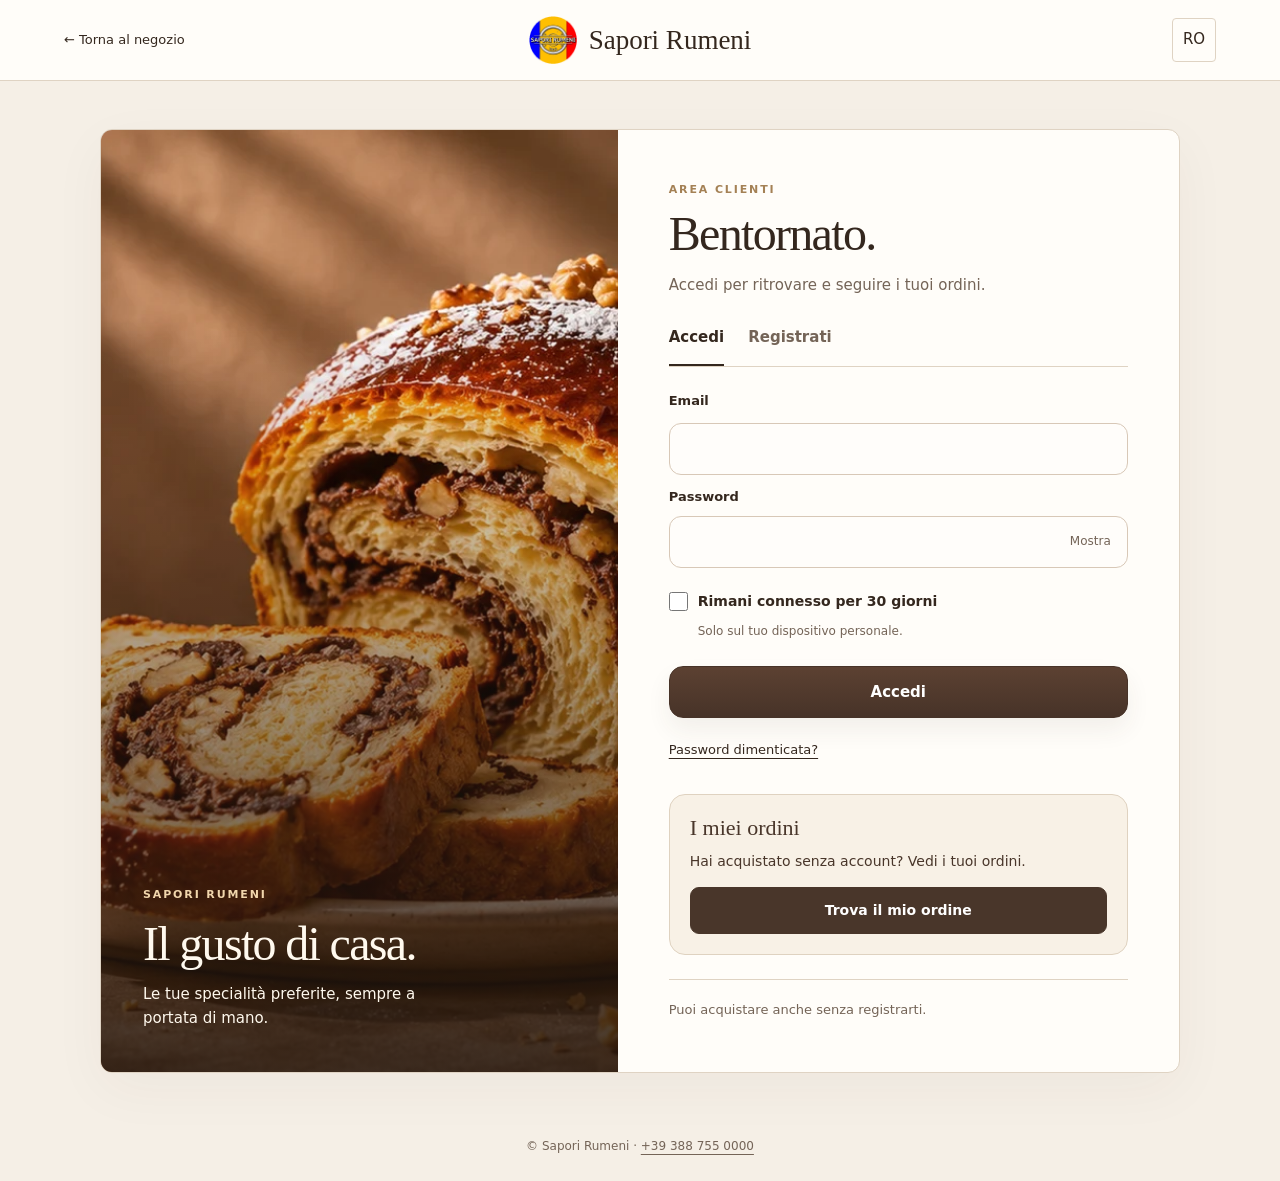
<file: account.html>
<!doctype html>
<html lang="it"><head><link rel="stylesheet" href="ui-actions.css"><script src="ui-actions.js"></script><meta charset="utf-8"><meta name="viewport" content="width=device-width,initial-scale=1"><meta name="robots" content="noindex,nofollow"><title>Area clienti | Sapori Rumeni</title><link rel="icon" type="image/png" href="assets/icon-192.png"><link rel="apple-touch-icon" href="assets/icon-192.png"><link rel="stylesheet" href="account.css?v=60"><link rel="stylesheet" href="address-search.css"><script defer src="address-config.js"></script><script defer src="address-search.js"></script><script defer src="avatar.js"></script><script defer src="supabase-config.js"></script><script defer src="auth-client.js?v=86"></script><script defer src="customer-profile.js"></script><link rel="stylesheet" href="guest-orders.css?v=80"><script defer src="account.js?v=86"></script></head>
<body><header class="mast"><a id="checkout-return" href="index.html#home">← Torna al negozio</a><a class="brand" href="index.html#home"><img src="assets/8f0c1705fc906fdbea45.webp" alt=""><span>Sapori Rumeni</span></a><button class="language" id="language" type="button" aria-label="Română">RO</button></header>
<main class="shell" id="shell"><aside class="visual"><div><span class="eyebrow" data-t="eyebrow">SAPORI RUMENI</span><h2 data-t="visualTitle">Il gusto di casa.</h2><p data-t="visualText">Le tue specialità preferite, sempre a portata di mano.</p></div></aside><section class="panel"><p class="eyebrow" data-t="area">AREA CLIENTI</p><h1 id="account-title">Bentornato.</h1><p class="lead" id="account-lead"></p><p id="checkout-context" class="context" hidden></p><div id="guest"><nav id="tabs" class="tabs" aria-label="Account"><button type="button" id="tab-login" data-t="login">Accedi</button><button type="button" id="tab-signup" data-t="signup">Registrati</button></nav><form id="login" class="stack"><label for="email" data-t="email">Email</label><input id="email" type="email" autocomplete="email" required maxlength="254"><div id="password-group" class="stack compact"><label for="password" data-t="password">Password</label><div class="password-wrap"><input id="password" type="password" autocomplete="current-password" required><button type="button" class="reveal" data-reveal="password" aria-label="Mostra password">Mostra</button></div><small id="password-hint" data-t="passwordHint" hidden>Almeno 8 caratteri.</small></div><div id="confirm-group" class="stack compact" hidden><label for="confirm" data-t="confirm">Conferma password</label><div class="password-wrap"><input id="confirm" type="password" autocomplete="new-password" disabled><button type="button" class="reveal" data-reveal="confirm">Mostra</button></div></div><div id="remember-group"><label for="remember-login" style="display:flex;align-items:center;gap:10px;min-height:44px;cursor:pointer;font-size:14px;line-height:1.35"><input id="remember-login" type="checkbox" style="width:19px;height:19px;min-height:0;padding:0;margin:0;flex:0 0 19px;accent-color:#315b43"><span data-t="rememberLogin">Rimani connesso per 30 giorni</span></label><small data-t="rememberHelp" style="display:block;margin:-2px 0 6px 29px;color:var(--muted,#746657)">Solo sul tuo dispositivo personale.</small></div><button type="submit" class="primary" id="login-submit">Accedi</button><button type="button" class="text-button" id="recover" data-t="forgot">Password dimenticata?</button><button type="button" class="text-button" id="back-login" data-t="backLogin" hidden>← Torna all'accesso</button></form><section class="sr76-guest-entry"><h2 data-t="guestOrdersTitle">I miei ordini senza account</h2><p data-t="guestOrdersLead">Hai acquistato senza registrarti? Ritrova i tuoi ordini e controlla lo stato.</p><a class="sr76-primary" href="guest-orders.html" data-t="guestOrdersOpen">Trova il mio ordine</a></section></div>
<form id="recovery" class="stack" hidden><label for="newpassword" data-t="newPassword">Nuova password</label><div class="password-wrap"><input type="password" id="newpassword" minlength="8" required autocomplete="new-password"><button type="button" class="reveal" data-reveal="newpassword">Mostra</button></div><small data-t="passwordHint">Almeno 8 caratteri.</small><label for="newconfirm" data-t="confirm">Conferma password</label><input type="password" id="newconfirm" minlength="8" required autocomplete="new-password"><button class="primary" data-t="savePassword">Salva password</button></form>
<p id="msg" role="status" aria-live="polite" hidden></p><div id="confirmation-actions" class="stack" hidden><button type="button" id="confirmation-login" class="primary">Accedi</button><button type="button" id="confirmation-resend" class="text-button">Invia di nuovo la conferma</button><small id="confirmation-hint"></small></div><div id="account" hidden>
  <section class="account-hero">
    <div class="account-hero-main">
      <span class="eyebrow-soft" id="dashboard-eyebrow">CLIENTE SAPORI RUMENI</span>
      <h2 class="account-hero-title" id="dashboard-title">Contul tău.</h2>
      <p class="account-hero-lead" id="dashboard-lead">Gestionezi comenzile, datele și adresa într-un singur spațiu elegant.</p>
      <div class="account-bar">
        <div class="account-identity">
          <span class="account-avatar"><span id="avatar-initials" aria-hidden="true">SR</span><img id="avatar-image" alt="" hidden></span>
          <div>
            <strong id="user-email"></strong>
            <p id="account-subline">Account attivo</p><div class="avatar-actions"><button type="button" id="avatar-change" class="text-button">Cambia foto</button><button type="button" id="avatar-remove" class="text-button" hidden>Rimuovi</button><input type="file" id="avatar-file" accept="image/jpeg,image/png,image/webp,image/avif,image/heic,image/heif" hidden></div>
          </div>
        </div>
        <div class="hero-actions">
          <a class="secondary-action hero-shop" id="shop-link" href="index.html#shop" data-t="shop">Vai al negozio</a>
          <button id="logout" type="button" class="ghost-action" data-t="logout">Esci</button>
        </div>
      </div>
    </div>
  </section>
  <div class="account-layout">
    <nav class="personal-nav" aria-label="Account">
      <button type="button" data-view="orders" aria-pressed="true"></button>
      <button type="button" data-view="profile" aria-pressed="false"></button>
      <button type="button" data-view="addresses" aria-pressed="false"></button>
      <button type="button" data-view="preferences" aria-pressed="false"></button>
    </nav>
    <section class="account-stage">
      <div id="profile-view" hidden></div>
      <div id="orders-view"><div class="orders-head"><h2 data-t="orders">I tuoi ordini</h2><a href="guest-orders.html" data-t="track">Segui un altro ordine</a></div><div id="orders" class="stack"></div></div>
    </section>
  </div>
</div><p class="guest-note" id="guest-note" data-t="guest">Puoi acquistare anche senza registrarti.</p></section></main><footer>© Sapori Rumeni · <a href="tel:+393887550000">+39 388 755 0000</a></footer></body></html>
</file>
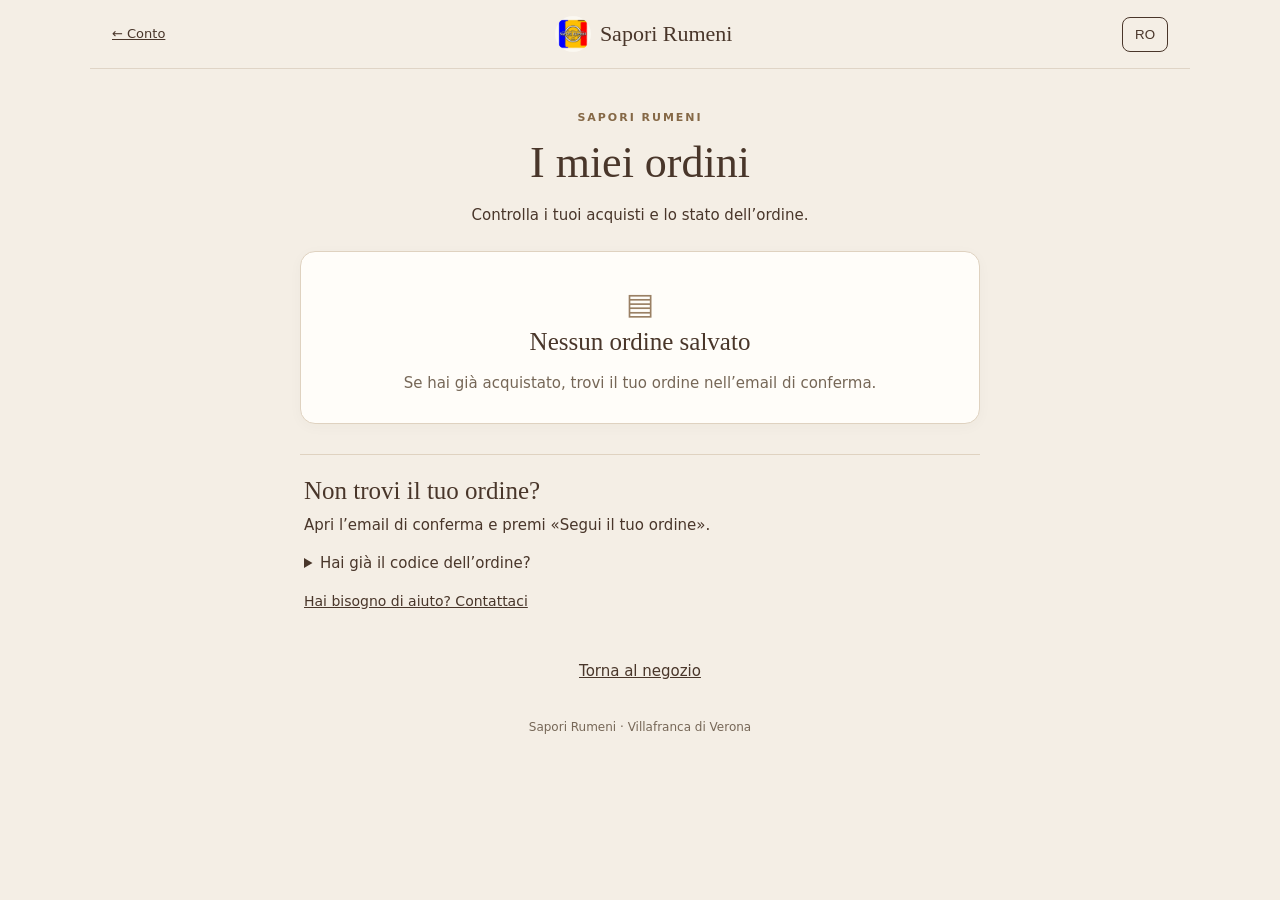
<file: guest-orders.html>
<!doctype html><html lang="it"><head><meta charset="utf-8"><meta name="viewport" content="width=device-width,initial-scale=1"><meta name="robots" content="noindex,nofollow"><meta name="referrer" content="no-referrer"><title>I miei ordini | Sapori Rumeni</title><link rel="icon" href="assets/icon-192.png"><link rel="stylesheet" href="guest-orders.css?v=80"><script defer src="supabase-config.js"></script><script defer src="guest-orders-store.js?v=76"></script><script defer src="guest-orders.js?v=80"></script></head><body class="sr76-page"><header class="sr76-mast"><a href="account.html" data-t="back">← Conto</a><a class="sr76-brand" href="index.html#home"><img src="assets/icon-192.png" alt="">Sapori Rumeni</a><button id="language" type="button">RO</button></header><main class="sr76-shell"><div class="sr76-intro"><span class="sr76-eye">SAPORI RUMENI</span><h1 data-t="title">I miei ordini</h1><p data-t="lead">Controlla i tuoi acquisti e lo stato dell’ordine.</p></div><section id="saved-list" aria-live="polite"></section><section class="sr80-help"><h2 data-t="find">Non trovi il tuo ordine?</h2><p data-t="findNote">Apri l’email di conferma e premi «Segui il tuo ordine».</p><details><summary data-t="have">Hai già il codice dell’ordine?</summary><form id="lookup" class="sr76-form"><label for="private-code" data-t="code">Codice di accesso o link ricevuto via email</label><input id="private-code" type="text" required maxlength="2048" autocomplete="off" autocapitalize="off" spellcheck="false"><label class="sr76-check"><input id="remember" type="checkbox"><span data-t="remember">Salva nei miei ordini (30 giorni, solo su questo dispositivo).</span></label><button type="submit" class="sr76-primary" id="search" data-t="open">Apri ordine</button><p id="message" role="status"></p></form></details><a class="sr80-contact" href="tel:+393887550000" data-t="contact">Hai bisogno di aiuto? Contattaci</a></section><a class="sr76-shop" href="index.html#shop" data-t="shop">Torna al negozio</a></main><footer class="sr76-footer">Sapori Rumeni · Villafranca di Verona</footer></body></html>
</file>
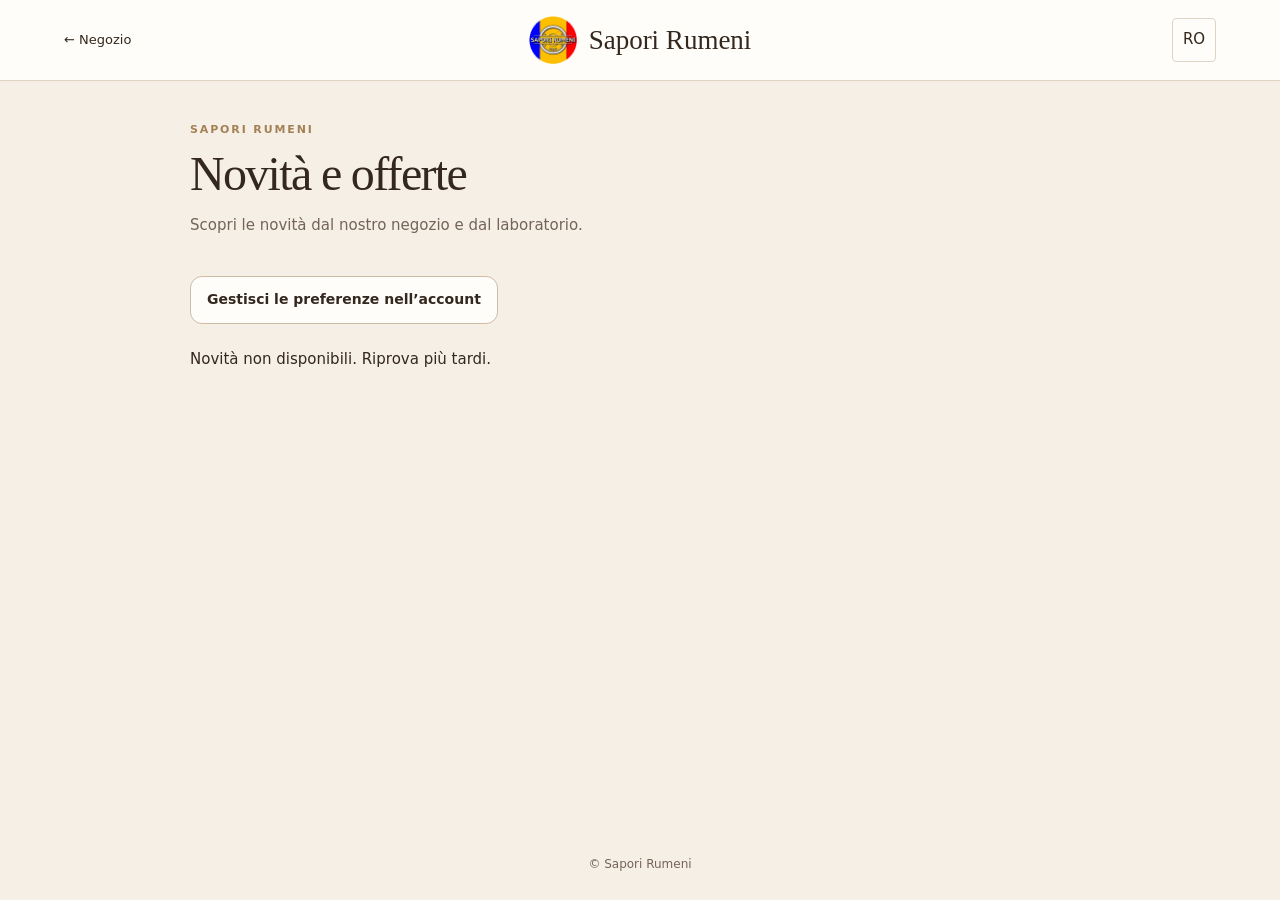
<file: news.html>
<!doctype html><html lang="it"><head><meta charset="utf-8"><meta name="viewport" content="width=device-width,initial-scale=1"><meta name="robots" content="noindex,nofollow"><title>Novità | Sapori Rumeni</title><link rel="icon" href="assets/icon-192.png"><link rel="stylesheet" href="account.css?v=60"><script defer src="supabase-config.js"></script><script defer src="news.js?v=60"></script><style>.news-wrap{width:min(900px,calc(100% - 32px));margin:40px auto}.news-intro{margin-bottom:24px}.news-grid{display:grid;gap:18px}.news-card{border:1px solid var(--line);background:#fffdf9;border-radius:14px;padding:clamp(18px,4vw,32px);overflow-wrap:anywhere}.news-card h2{font:29px Georgia,serif;margin:12px 0}.news-card p{white-space:pre-wrap;margin:0;color:var(--ink)}.news-wrap .secondary-action{margin-top:14px}</style></head><body><header class="mast"><a id="back" href="index.html#home">← Negozio</a><a class="brand" href="index.html#home"><img src="assets/8f0c1705fc906fdbea45.webp" alt=""><span>Sapori Rumeni</span></a><button id="lang" class="language">RO</button></header><main class="news-wrap"><div class="news-intro"><p class="eyebrow">SAPORI RUMENI</p><h1 id="heading">Novità e offerte</h1><p id="intro" class="lead"></p><a id="prefs" href="account.html" class="secondary-action"></a></div><div id="news" class="news-grid" aria-live="polite"></div></main><footer>© Sapori Rumeni</footer></body></html>
</file>
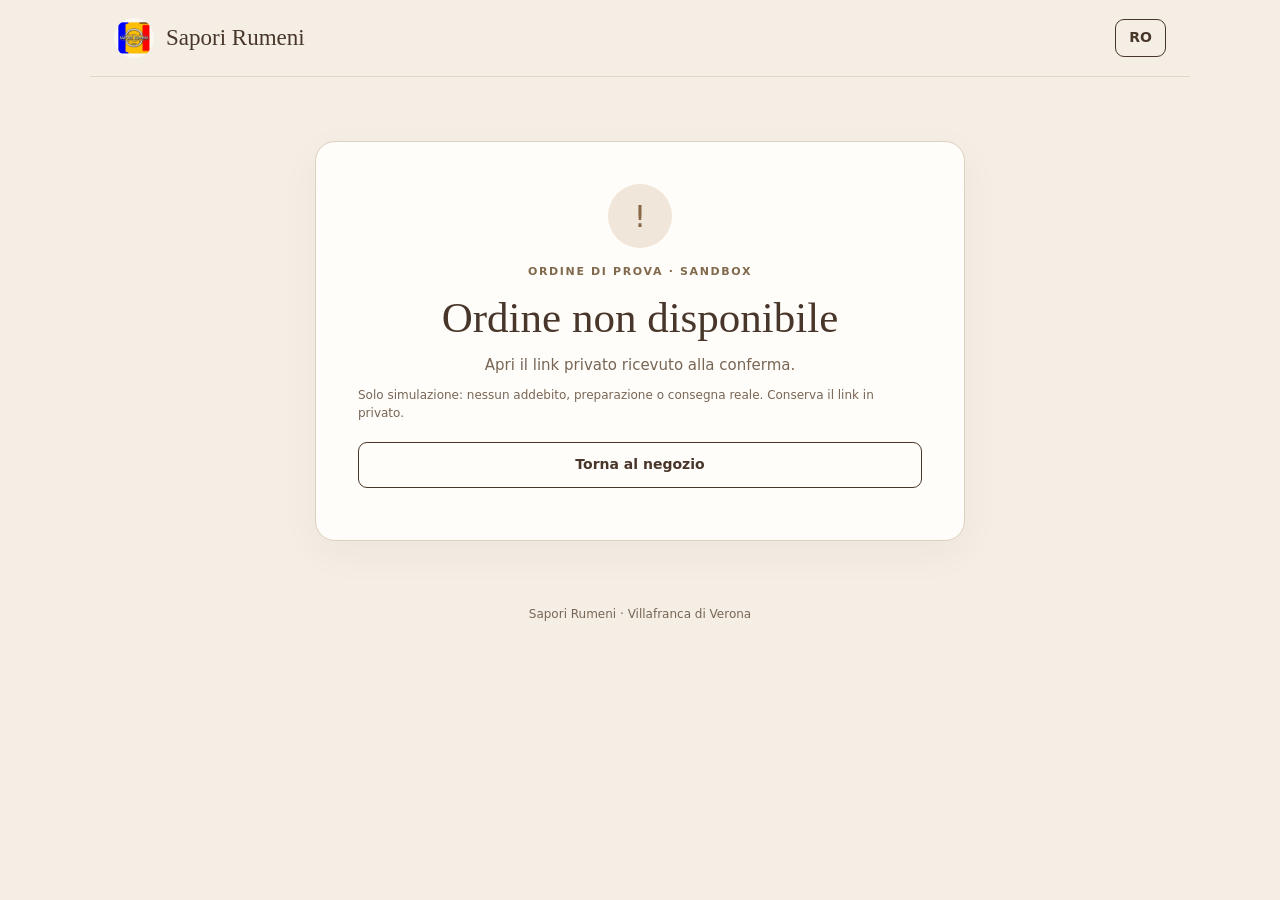
<file: order-payment.html>
<!doctype html><html lang="it"><head><meta charset="utf-8"><meta name="viewport" content="width=device-width,initial-scale=1"><meta name="robots" content="noindex,nofollow"><meta name="referrer" content="no-referrer"><title>Ordine | Sapori Rumeni</title><link rel="icon" href="assets/icon-192.png"><style>
*{box-sizing:border-box}body{margin:0;background:#f4eee5;color:#49362a;font:15px/1.5 system-ui,sans-serif}header{display:flex;justify-content:space-between;align-items:center;max-width:1100px;margin:auto;padding:18px 24px;border-bottom:1px solid #e0d5c8}.brand{display:flex;gap:12px;align-items:center;font:23px Georgia,serif}.brand img{width:40px;height:40px;border-radius:50%}button,a{touch-action:manipulation}button:focus-visible,a:focus-visible{outline:3px solid #9b7956;outline-offset:3px}main{width:min(calc(100% - 28px),650px);margin:clamp(22px,5vw,65px) auto}.card{padding:clamp(20px,5vw,42px);border:1px solid #ded0be;background:#fffdf9;border-radius:20px;box-shadow:0 12px 40px #49362a0b}.center{text-align:center}.mark{display:grid;place-items:center;width:64px;height:64px;border-radius:50%;margin:0 auto 16px;background:#f0e6d9;color:#886947;font-size:31px}.paid .mark{background:#e5eee2;color:#42634b}.eyebrow{font-size:11px;letter-spacing:.15em;font-weight:700;color:#81694d}h1{font:clamp(29px,5vw,43px)/1.1 Georgia,serif;margin:13px 0}h2{font:23px Georgia,serif;margin:0 0 12px}p{color:#786655;margin:10px 0}.summary{padding:18px;background:#f7f2eb;border:1px solid #e9e1d7;border-radius:12px;margin:24px 0}.line{display:flex;align-items:start;justify-content:space-between;gap:12px;padding:8px 0;border-bottom:1px solid #e1d6c8}.line span{overflow-wrap:anywhere}.line strong{white-space:nowrap}.total{font-size:19px;border:0;padding-top:12px}.small{font-size:12px;color:#786655}.actions{display:grid;gap:10px;margin-top:20px}button,.action{display:block;border:1px solid #49362a;border-radius:9px;background:transparent;color:#49362a;text-align:center;text-decoration:none;padding:12px 16px;font:600 14px/1.4 system-ui;cursor:pointer}.primary{background:#49362a;color:#fff}#language{padding:8px 13px} .tracking-note{background:#f7f2eb;border:1px solid #e9e1d7;border-radius:10px;padding:14px;color:#786655;font-size:13px}.tracking-note strong{display:block;color:#49362a;margin-bottom:4px}.line-product{display:flex;flex-direction:column;gap:2px}.line-product small{color:#786655}.actions .copy-secondary{background:transparent;color:#49362a}.actions .order-primary{background:#49362a;color:white}footer{text-align:center;color:#786655;font-size:12px;margin:24px}[hidden]{display:none!important}@media(max-width:370px){.brand{font-size:19px}header{padding:12px}.card{padding:17px}}
</style><script src="supabase-config.js"></script><link rel="stylesheet" href="whatsapp-v84.css"><script src="whatsapp-v84.js"></script></head><body><header><div class="brand"><img src="assets/icon-192.png" alt="">Sapori Rumeni</div><button id="language" type="button">RO</button></header><main><section class="card" id="card"><div class="center"><div id="mark" class="mark" aria-hidden="true">…</div><div class="eyebrow" id="eyebrow">ORDINE DI PROVA · SANDBOX</div><div role="status" aria-live="polite"><h1 id="heading">Verifica del pagamento…</h1><p id="message"></p></div></div><section class="summary" id="summary" hidden><h2 id="summaryTitle"></h2><div class="small" id="number"></div><div id="products"></div><div class="line total"><span id="totalLabel"></span><strong id="amount"></strong></div><p id="pickup"></p></section><div id="sr74-tracking-note" class="tracking-note" hidden></div><p class="small" id="note"></p><div class="actions"><button class="primary" id="copy" hidden></button><button id="retry" type="button" hidden></button><a class="action" id="orders" href="account.html" hidden></a><a class="action" id="shop" href="index.html#shop"></a></div><div class="sr84-wa-area" id="sr84-wa-success"></div><p class="small" id="copyMsg" role="status"></p></section></main><footer>Sapori Rumeni · Villafranca di Verona</footer><script>
'use strict';const $=id=>document.getElementById(id);const token=location.hash.slice(1);const valid=/^[0-9a-f]{8}-[0-9a-f]{4}-[0-9a-f]{4}-[0-9a-f]{4}-[0-9a-f]{12}$/i.test(token);let cancel=new URLSearchParams(location.search).get('cancel')==='1';let lang='it',status='loading',order=null,busy=false,timer=null;try{lang=localStorage.getItem('sr_language')==='ro'?'ro':'it';}catch{}const tr=(it,ro)=>lang==='ro'?ro:it;const money=n=>Number(n).toLocaleString(lang==='ro'?'ro-RO':'it-IT',{style:'currency',currency:'EUR'});const text=(id,v)=>$(id).textContent=v;
function render(){document.documentElement.lang=lang;document.title=tr('Ordine di prova','Comandă de test')+' | Sapori Rumeni';text('language',tr('RO','IT'));text('eyebrow',tr('ORDINE DI PROVA · SANDBOX','COMANDĂ DE TEST · SANDBOX'));const messages={loading:[tr('Verifica del pagamento…','Se verifică plata…'),tr('Stiamo controllando Stripe.','Verificăm Stripe.')],paid:[tr('Grazie per il tuo ordine!','Mulțumim pentru comandă!'),tr('Il pagamento di prova è stato confermato da Stripe.','Plata de test a fost confirmată de Stripe.')],pending:[tr('Pagamento in attesa','Plată în așteptare'),tr('Stripe non ha ancora confermato il pagamento. La pagina si aggiorna automaticamente.','Stripe nu a confirmat încă plata. Pagina se actualizează automat.')],expired:[tr('Pagamento annullato o scaduto','Plată anulată sau expirată'),tr('Il carrello di prova è stato conservato.','Coșul de test a fost păstrat.')],failed:[tr('Pagamento non riuscito','Plată nereușită'),tr('Puoi riprovare dal carrello di prova.','Poți încerca din nou din coș.')],error:[tr('Verifica non disponibile','Verificare indisponibilă'),tr('Non considerare il pagamento confermato. Verifichiamo di nuovo automaticamente.','Plata nu este confirmată. Verificăm din nou automat.')],missing:[tr('Ordine non disponibile','Comandă indisponibilă'),tr('Apri il link privato ricevuto alla conferma.','Deschide linkul privat primit la confirmare.')]};const bank=order?.payment==='bank',bankPending=bank&&status==='pending';const cash=order?.payment==='store'&&status==='pending';text('heading',bankPending?tr('Ordine di prova ricevuto!','Comandă de test primită!'):cash?tr('Ordine di prova ricevuto!','Comandă de test primită!'):messages[status][0]);text('message',bankPending?tr('Bonifico di prova in attesa. Non inviare denaro: il negozio simulerà la verifica dell’accredito.','Transfer de test în așteptare. Nu trimite bani: magazinul va simula verificarea plății.'):bank&&status==='paid'?tr('Il negozio ha confermato il bonifico simulato.','Magazinul a confirmat transferul simulat.'):cash?tr('Pagamento in contanti simulato al ritiro. Nessun pagamento ricevuto.','Plată simulată în numerar la ridicare. Nicio plată încasată.'):messages[status][1]);$('card').classList.toggle('paid',status==='paid'||cash||bankPending);text('mark',status==='paid'||cash||bankPending?'✓':status==='loading'?'…':'!');text('note',tr('Solo simulazione: nessun addebito, preparazione o consegna reale. Conserva il link in privato.','Doar simulare: fără debitare, pregătire sau livrare reală. Păstrează linkul în privat.'));text('copy',tr('Copia link del tuo ordine','Copiază linkul comenzii'));text('retry',tr('Aggiorna stato','Actualizează starea'));text('orders',tr('I miei ordini','Comenzile mele'));text('shop',tr('Torna al negozio','Înapoi la magazin'));$('retry').hidden=true;$('copy').hidden=!order;$('orders').hidden=!order;$('orders').href=order?.registered?'account.html':'guest-orders.html';text('orders',order?.registered?tr('I miei ordini','Comenzile mele'):tr('I miei ordini senza account','Comenzile mele fără cont'));$('summary').hidden=!order;const tn=$('sr74-tracking-note');tn.hidden=!order;tn.replaceChildren();if(order){const h=document.createElement('strong'),p=document.createElement('span');h.textContent=tr('Segui il tuo ordine','Urmărește comanda');p.textContent=order.registered?tr('L’ordine di prova è disponibile nel tuo account. Puoi anche conservare questo link privato.','Comanda de test este disponibilă în contul tău. Poți păstra și acest link privat.'):tr('Questa pagina è il tuo tracciamento privato: salva il link per riaprirla, anche senza account.','Aceasta este pagina privată a comenzii: salvează linkul pentru a o redeschide, chiar fără cont.');tn.append(h,p);}$('orders').classList.toggle('order-primary',!!order?.registered);$('copy').classList.toggle('copy-secondary',!!order?.registered);
if(order){text('summaryTitle',tr('Riepilogo ordine','Rezumatul comenzii'));text('number','TEST · '+order.id.slice(0,8).toUpperCase());text('totalLabel',tr(status==='paid'?'Totale pagato (test)':'Totale simulato',status==='paid'?'Total plătit (test)':'Total simulat'));text('amount',money(order.total));text('pickup',tr('Ritiro simulato: ','Ridicare simulată: ')+new Date(order.pickup_at).toLocaleString(lang==='ro'?'ro-RO':'it-IT',{dateStyle:'medium',timeStyle:'short',timeZone:'Europe/Rome'}));$('products').replaceChildren();for(const p of order.products||[]){const row=document.createElement('div');row.className='line';const a=document.createElement('span'),b=document.createElement('strong');a.className='line-product';const n=document.createElement('span'),q=document.createElement('small');n.textContent=p[lang]||p.it;q.textContent=p.qty+' '+(p.unit==='buc'?tr('pz','buc'):p.unit)+' × '+money(p.price??(Number(p.lineTotal)/Number(p.qty)));a.append(n,q);b.textContent=money(p.lineTotal);row.append(a,b);$('products').append(row);}const discount=(order.products||[]).reduce((a,p)=>a+Number(p.lineTotal),0)-Number(order.total);if(discount>.004){const row=document.createElement('div');row.className='line';const a=document.createElement('span'),b=document.createElement('strong');a.textContent=tr('Sconto','Reducere');b.textContent='−'+money(discount);row.append(a,b);$('products').append(row);}}if(order&&(status==='paid'||cash||bankPending))window.sr84Customer?.render($('sr84-wa-success'),{id:order.id,token,kind:'test',lang});else {delete $('sr84-wa-success').dataset.sr84;$('sr84-wa-success').replaceChildren();}}
function clearAttempt(){try{const pending=JSON.parse(sessionStorage.getItem('sr66_checkout')||'null');if(pending?.token!==token)return;if(status==='paid'||['store','bank'].includes(order?.payment)&&status==='pending'){const invite=sessionStorage.getItem('sr66_invite');const key='sr66_test_cart:'+invite;if(invite&&pending.invite===invite){const cart=JSON.parse(sessionStorage.getItem(key)||'null');if(cart&&JSON.stringify(cart.cart)===JSON.stringify(pending.cart)){cart.cart={};sessionStorage.setItem(key,JSON.stringify(cart));}}}if(['paid','expired','failed'].includes(status)||['store','bank'].includes(order?.payment)&&status==='pending'){sessionStorage.removeItem('sr66_checkout');sessionStorage.removeItem('sr66_pending_order');}}catch{}}
function schedule(){clearTimeout(timer);if(valid&&!document.hidden&&(status==='pending'&&order?.payment!=='store'||status==='error'))timer=setTimeout(verify,15000)}
async function verify(){if(busy)return;clearTimeout(timer);if(!valid){status='missing';render();return;}busy=true;render();try{const saved=await srRequest('/rest/v1/rpc/sr66_track',{k:token});if(!saved?.id){status='missing';order=null;return}const cancelling=cancel;cancel=false;if(cancelling)history.replaceState(null,'',location.pathname+'#'+token);const result=['store','bank'].includes(saved.payment)||['paid','expired','failed'].includes(saved.status)?saved:await srRequest('/functions/v1/stripe-orders',{action:cancelling?'cancel':'status',token});if(!result?.id||!['paid','pending','expired','failed'].includes(result.status))throw Error();order={...saved,...result,registered:saved.registered};status=result.status;clearAttempt();}catch(e){status='error';}finally{busy=false;render();schedule();}}
$('language').onclick=()=>{lang=lang==='it'?'ro':'it';try{localStorage.setItem('sr_language',lang)}catch{}render();};$('retry').onclick=verify;document.addEventListener('visibilitychange',()=>{clearTimeout(timer);if(!document.hidden&&(status==='pending'&&order?.payment!=='store'||status==='error'))verify()});$('copy').onclick=async()=>{try{await navigator.clipboard.writeText(location.origin+location.pathname+'#'+token);text('copyMsg',tr('Link copiato.','Link copiat.'));}catch{text('copyMsg',tr('Copia l’indirizzo dalla barra del browser.','Copiază adresa din browser.'));}};verify();
</script></body></html>
</file>
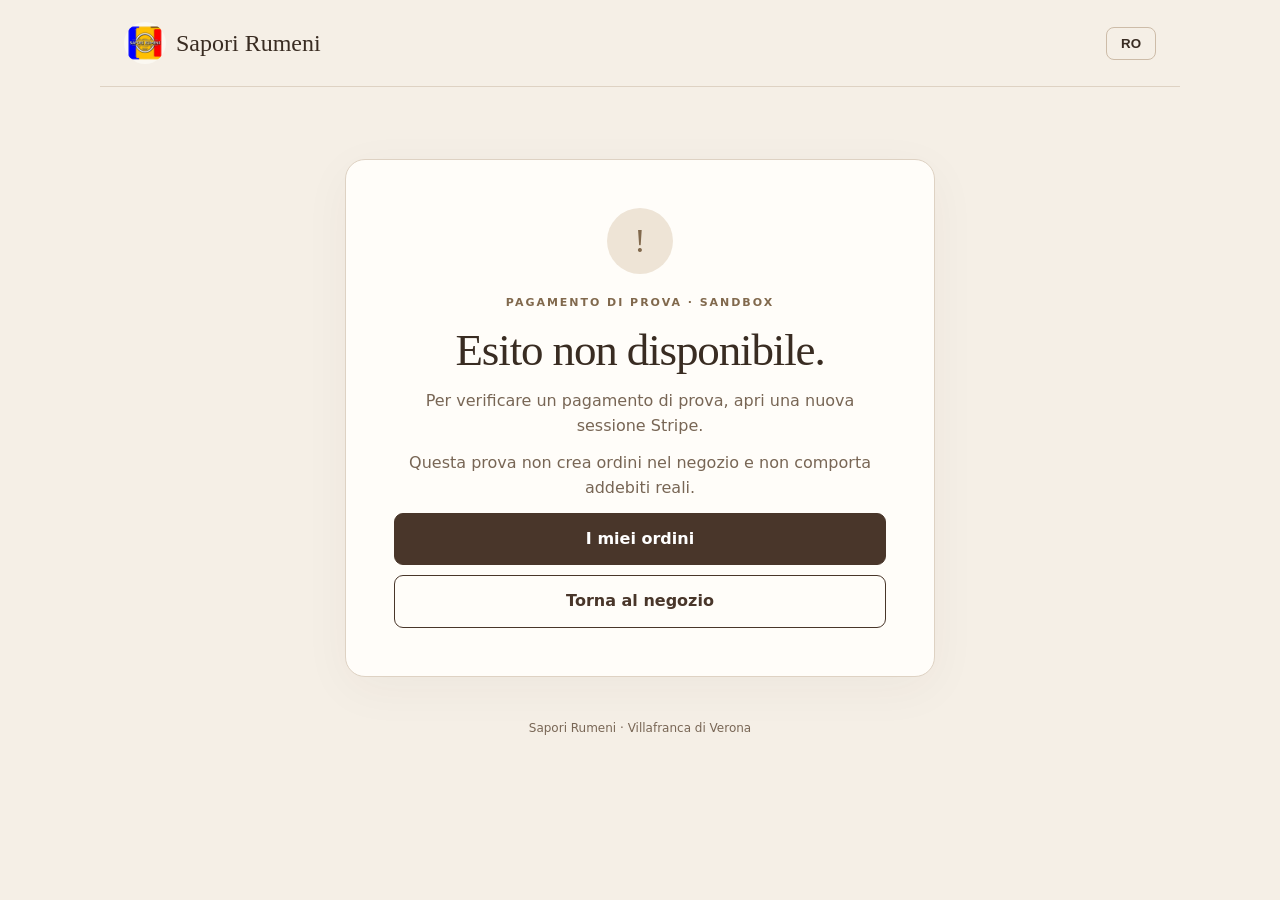
<file: payment-return.html>
<!doctype html>
<html lang="it"><head><meta charset="utf-8"><meta name="viewport" content="width=device-width,initial-scale=1"><meta name="robots" content="noindex,nofollow"><meta name="referrer" content="no-referrer"><title>Esito pagamento | Sapori Rumeni</title><link rel="icon" href="assets/icon-192.png"><style>
*{box-sizing:border-box}body{margin:0;background:#f5efe6;color:#392c22;font:16px/1.55 system-ui,sans-serif;min-height:100vh}header{max-width:1080px;margin:auto;padding:22px 24px;display:flex;align-items:center;justify-content:space-between;gap:12px;border-bottom:1px solid #ded2c3}.brand{display:flex;align-items:center;gap:10px;color:inherit;text-decoration:none;font:24px Georgia,serif}.brand img{width:42px;height:42px;border-radius:50%}button,a{touch-action:manipulation}button:focus-visible,a:focus-visible{outline:3px solid #947450;outline-offset:4px}#lang{border:1px solid #cdbca8;background:transparent;border-radius:8px;padding:8px 14px;color:#392c22;font-weight:600;cursor:pointer}main{width:min(100% - 32px,590px);margin:clamp(28px,8vh,90px) auto 32px}.card{padding:clamp(24px,5vw,48px);background:#fffdf9;border:1px solid #ded2c3;border-radius:20px;box-shadow:0 12px 50px #49362a0b;text-align:center}.mark{width:66px;height:66px;border-radius:50%;display:grid;place-items:center;margin:0 auto 20px;background:#eee4d6;color:#81694d;font:34px Georgia,serif}.paid .mark{background:#e8efe5;color:#42634b}.eyebrow{font-size:11px;font-weight:700;letter-spacing:.18em;color:#81694d}h1{font:normal clamp(31px,6vw,45px)/1.12 Georgia,serif;letter-spacing:-.025em;margin:14px 0}p{margin:12px 0;color:#786655}.summary{background:#f7f2eb;border-radius:12px;margin:25px 0;padding:16px 20px;text-align:left;display:flex;align-items:center;justify-content:space-between;gap:12px}.summary strong{font-size:23px;font-weight:600}.summary span{font-size:13px;color:#786655}.actions{display:grid;gap:10px}.action{display:block;text-decoration:none;border:1px solid #49362a;border-radius:9px;padding:13px 16px;font-weight:600;color:#49362a}.primary{background:#49362a;color:white}#retry{font:inherit;cursor:pointer;background:transparent;color:#49362a;border:0;text-decoration:underline;padding:12px}footer{text-align:center;font-size:12px;color:#786655;padding:10px 20px 30px}[hidden]{display:none!important}@media(max-width:350px){.brand{font-size:20px}.brand img{width:34px;height:34px}}
</style></head><body><header><a href="index.html#home" class="brand"><img src="assets/icon-192.png" alt="">Sapori Rumeni</a><button id="lang" type="button" aria-label="Română">RO</button></header><main><section class="card" id="card"><div class="mark" id="mark" aria-hidden="true">…</div><div class="eyebrow" id="eyebrow">PAGAMENTO DI PROVA · SANDBOX</div><div role="status" aria-live="polite"><h1 id="heading">Verifica del pagamento…</h1><p id="message">Stiamo controllando l'esito con Stripe.</p></div><div class="summary" id="summary" hidden><span id="amount-label">Importo simulato</span><strong id="amount">1,00 €</strong></div><p id="note">Nessun ordine reale viene creato da questa prova.</p><div class="actions"><a class="action primary" id="orders" href="account.html">I miei ordini</a><a class="action" id="shop" href="index.html#shop">Torna al negozio</a><button type="button" id="retry" hidden>Verifica di nuovo</button></div></section></main><footer>Sapori Rumeni · Villafranca di Verona</footer><script>
'use strict';const $=id=>document.getElementById(id);let lang='it';try{lang=localStorage.getItem('sr_language')==='ro'?'ro':'it'}catch{};const q=new URLSearchParams(location.search),id=q.get('session_id'),ticket=q.get('ticket');let state=q.get('cancel')==='1'?'cancel':id&&ticket?'loading':'missing';const words={it:{eyebrow:'PAGAMENTO DI PROVA · SANDBOX',note:'Questa prova non crea ordini nel negozio e non comporta addebiti reali.',orders:'I miei ordini',shop:'Torna al negozio',amount:'Importo simulato',retry:'Verifica di nuovo',loading:['Verifica del pagamento…','Stiamo controllando l’esito con Stripe.'],paid:['Pagamento di prova riuscito.','Stripe ha confermato il pagamento simulato. Grazie!'],pending:['Pagamento non confermato.','Stripe non ha ancora confermato il pagamento. Puoi verificare di nuovo.'],error:['Verifica non disponibile.','Non possiamo confermare il pagamento in questo momento. Controlla Stripe o riprova.'],cancel:['Pagamento annullato.','Sei tornato al negozio senza completare questa prova.'],missing:['Esito non disponibile.','Per verificare un pagamento di prova, apri una nuova sessione Stripe.']},ro:{eyebrow:'PLATĂ DE TEST · SANDBOX',note:'Acest test nu creează comenzi în magazin și nu implică plăți reale.',orders:'Comenzile mele',shop:'Înapoi la magazin',amount:'Sumă simulată',retry:'Verifică din nou',loading:['Se verifică plata…','Verificăm rezultatul cu Stripe.'],paid:['Plată de test reușită.','Stripe a confirmat plata simulată. Mulțumim!'],pending:['Plată neconfirmată.','Stripe nu a confirmat încă plata. Poți verifica din nou.'],error:['Verificare indisponibilă.','Nu putem confirma plata momentan. Verifică în Stripe sau încearcă din nou.'],cancel:['Plată anulată.','Ai revenit la magazin fără a finaliza testul.'],missing:['Rezultat indisponibil.','Pentru a verifica o plată de test, deschide o nouă sesiune Stripe.']}};function render(){const w=words[lang];document.documentElement.lang=lang;document.title=(lang==='it'?'Esito pagamento':'Rezultat plată')+' | Sapori Rumeni';$('lang').textContent=lang==='it'?'RO':'IT';$('lang').setAttribute('aria-label',lang==='it'?'Română':'Italiano');$('eyebrow').textContent=w.eyebrow;$('note').textContent=w.note;$('orders').textContent=w.orders;$('shop').textContent=w.shop;$('amount-label').textContent=w.amount;$('retry').textContent=w.retry;$('heading').textContent=w[state][0];$('message').textContent=w[state][1];$('card').classList.toggle('paid',state==='paid');$('mark').textContent=state==='paid'?'✓':state==='loading'?'…':'!';$('summary').hidden=state!=='paid';$('retry').hidden=!['pending','error'].includes(state)||!id||!ticket;}
async function verify(){state='loading';render();try{const url=new URL('https://ylwqqwlwvlkqazlogctc.supabase.co/functions/v1/stripe-checkout-test');url.searchParams.set('session_id',id);url.searchParams.set('ticket',ticket);const r=await fetch(url,{cache:'no-store',credentials:'omit',referrerPolicy:'no-referrer',signal:AbortSignal.timeout(15000)});const data=await r.json();state=r.ok&&data.success===true?(data.paid===true?'paid':'pending'):'error';}catch{state='error'}render();} $('lang').onclick=()=>{lang=lang==='it'?'ro':'it';try{localStorage.setItem('sr_language',lang)}catch{}render()};$('retry').onclick=verify;render();if(state==='loading')verify();
</script></body></html>
</file>
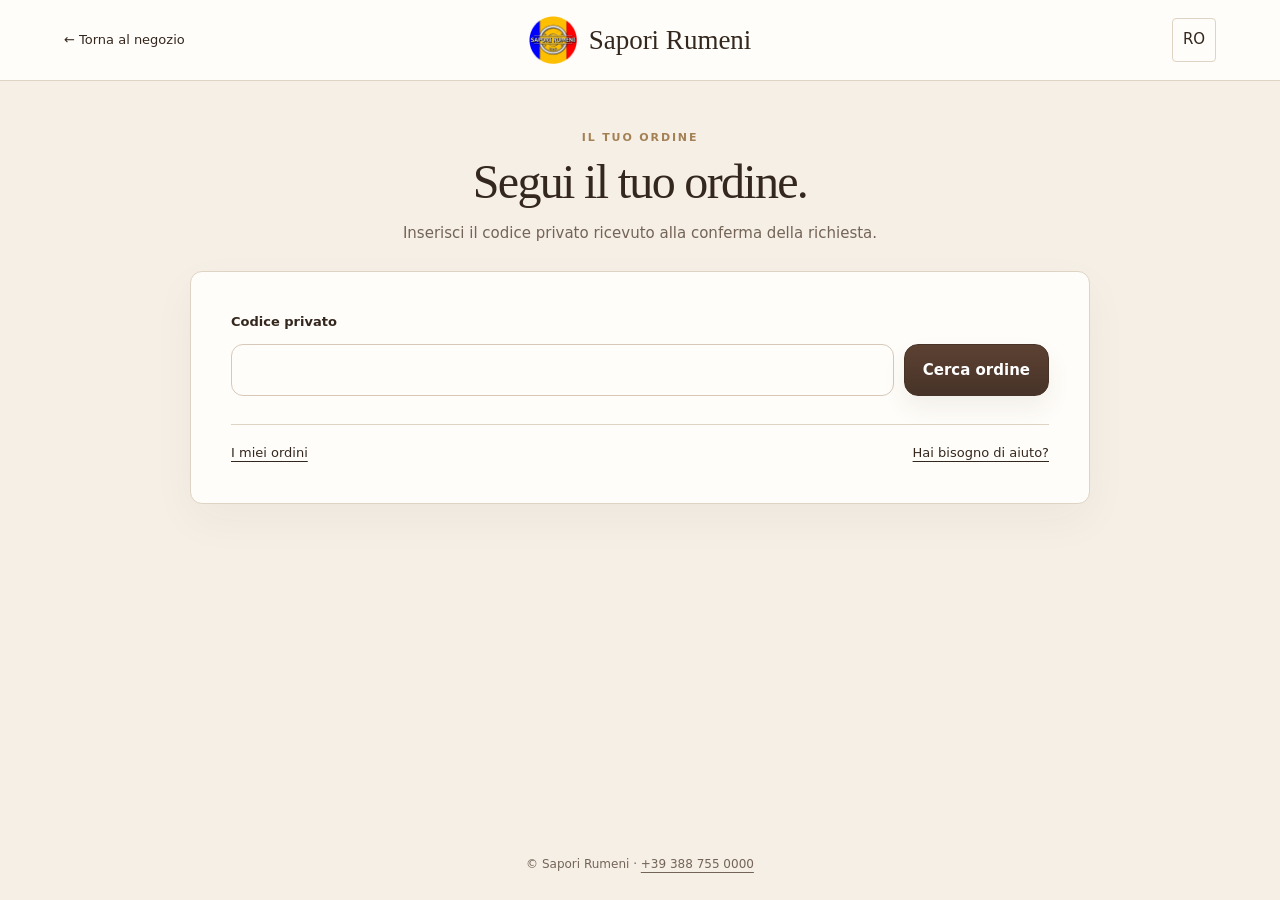
<file: track.html>
<!doctype html><html lang="it"><head><meta charset="utf-8"><meta name="viewport" content="width=device-width,initial-scale=1"><meta name="robots" content="noindex,nofollow"><meta name="referrer" content="no-referrer"><title>Tracciamento ordine | Sapori Rumeni</title><link rel="icon" href="assets/icon-192.png"><link rel="stylesheet" href="account.css"><link rel="stylesheet" href="track.css"><script defer src="supabase-config.js"></script><script defer src="track.js"></script></head><body><header class="mast"><a href="index.html#home" data-t="back">← Torna al negozio</a><a class="brand" href="index.html#home"><img src="assets/8f0c1705fc906fdbea45.webp" alt=""><span>Sapori Rumeni</span></a><button class="language" id="language" type="button">RO</button></header><main class="track-shell"><div class="track-intro"><p class="eyebrow" data-t="eyebrow">IL TUO ORDINE</p><h1 data-t="heading">Segui il tuo ordine.</h1><p class="lead" data-t="lead">Inserisci il codice privato ricevuto alla conferma della richiesta.</p></div><section class="track-panel"><form id="form" class="stack"><label for="code" data-t="code">Codice privato</label><div class="track-search"><input id="code" autocomplete="off" spellcheck="false" autocapitalize="off" required maxlength="36"><button type="submit" class="primary" id="search" data-t="search">Cerca ordine</button></div></form><div id="message" role="status" hidden></div><div id="result" hidden></div><div class="track-help"><a href="account.html" data-t="account">I miei ordini</a><a href="tel:+393887550000" data-t="help">Hai bisogno di aiuto?</a></div></section></main><footer>© Sapori Rumeni · <a href="tel:+393887550000">+39 388 755 0000</a></footer></body></html>
</file>
<file: address-search.css>
.sr-address-search{position:relative;display:block;min-width:0;grid-column:1/-1;font-size:12px;font-weight:400;line-height:1.5;color:#746457}.sr-address-search small{font:inherit;display:block;overflow-wrap:anywhere}.sr-address-search a{color:inherit;text-decoration:underline}.sr-address-results{display:grid;background:#fffdf9;border:1px solid #d8c8b7;border-radius:12px;box-shadow:0 12px 30px #49362a16;margin:4px 0 8px;overflow:hidden}.sr-address-results[hidden]{display:none!important}.sr-address-results button{font:inherit;text-align:left;background:transparent;color:#34271e;padding:12px;border:0;border-bottom:1px solid #e9e0d4;cursor:pointer;min-height:44px;white-space:normal;width:100%}.sr-address-results button:last-child{border-bottom:0}.sr-address-results button:hover,.sr-address-results button:focus-visible{background:#f1e7d8}
</file>
<file: ui-actions.css>
.sr-confirm{width:min(440px,calc(100% - 32px));max-width:440px;padding:0;border:1px solid #ded1bf;border-radius:16px;background:#fffdf9;color:#35281f;box-shadow:0 20px 70px #20181040;font:15px/1.6 system-ui,-apple-system,sans-serif}.sr-confirm::backdrop{background:#21170e88;backdrop-filter:blur(3px)}.sr-confirm-body{padding:26px}.sr-confirm-brand{font-size:10px;letter-spacing:.18em;color:#8e6a46;font-weight:700}.sr-confirm h2{font:30px/1.12 Georgia,serif;letter-spacing:-.025em;margin:12px 0}.sr-confirm p{color:#6f6153;margin:12px 0 24px}.sr-confirm-actions{display:grid;grid-template-columns:1fr 1fr;gap:10px}.sr-confirm-actions button{padding:12px 10px;min-height:46px;font:600 14px/1.3 system-ui,sans-serif;border-radius:7px;border:1px solid #d8c9b7;color:#49362a;background:#fffdf9;cursor:pointer}.sr-confirm-actions button[data-answer=yes]{background:#49362a;border-color:#49362a;color:white}.sr-confirm-actions button:focus-visible{outline:2px solid #a48155;outline-offset:3px}@media(max-width:380px){.sr-confirm-actions{grid-template-columns:1fr}.sr-confirm-body{padding:22px}}
</file>
<file: whatsapp-v84.css>
.sr84-wa-area{display:grid;gap:9px;margin:16px 0}.sr84-wa-area:empty{display:none}.sr84-wa{display:block!important;text-align:center;text-decoration:none!important;background:#176b40;color:white!important;border-radius:10px;padding:13px 12px;font:600 15px/1.4 system-ui;overflow-wrap:anywhere}.sr84-wa:focus-visible{outline:3px solid #755841;outline-offset:2px}.sr84-wa-area small{font-size:13px;color:#655244;text-align:center}
</file>
<file: customer-v74.css>
.sr74-alert-box{border:1px solid #dfd2c1;border-radius:10px;background:#f9f3ea;padding:14px;margin:14px 0;font-size:13px;line-height:1.5}.sr74-alert-box p{margin:0 0 10px}.sr74-alert-box button,.sr74-alert-box a{display:inline-block;border:1px solid #49362a;background:#fffdf9;color:#49362a;border-radius:7px;padding:10px 14px;font-weight:600;text-decoration:none;cursor:pointer}.sr75-alert-tools details{width:100%;padding:12px 0;border-bottom:1px solid #dfd2c1}.sr75-alert-tools summary{cursor:pointer;color:#49362a}.sr74-alert-row{display:flex;gap:12px;align-items:center;justify-content:space-between;padding:8px 0}

/* V75: the desktop menu keeps every existing destination, with the same icon style as mobile. */
@media(min-width:961px){.header #nav{gap:clamp(18px,3vw,48px)!important;align-items:stretch!important}.header #nav>a{display:flex!important;flex-direction:column!important;justify-content:center!important;align-items:center!important;gap:7px!important;min-height:64px!important;padding:10px 5px 12px!important;border-bottom:2px solid transparent!important;text-decoration:none!important}.header #nav>a svg{width:23px;height:23px;flex:none}.header #nav>a[aria-current=page],.header #nav>a:hover{border-bottom-color:#49362a!important;color:#49362a!important}}
@media(max-width:960px){.header #nav>a svg{width:20px;height:20px;flex:none;margin-right:8px}}
</file>
<file: account.css>
:root{--ink:#34271e;--muted:#746457;--paper:#f5efe6;--line:#dfd3c3;--gold:#a48155}*{box-sizing:border-box}[hidden]{display:none!important}body{margin:0;background:var(--paper);color:var(--ink);font:15px/1.55 system-ui,-apple-system,BlinkMacSystemFont,'Segoe UI',sans-serif;min-height:100dvh;display:flex;flex-direction:column}a{color:inherit;text-underline-offset:4px}button,input,textarea,select{font:inherit;color:inherit}button{cursor:pointer}button:disabled{opacity:.55;cursor:wait}button:focus-visible,a:focus-visible,input:focus-visible,select:focus-visible,textarea:focus-visible{outline:2px solid var(--gold);outline-offset:3px}.mast{background:#fffdf9;border-bottom:1px solid var(--line);display:grid;grid-template-columns:1fr auto 1fr;align-items:center;padding:16px clamp(16px,5vw,70px);gap:12px}.mast>a:first-child{font-size:13px;text-decoration:none;width:fit-content}.brand{display:flex;align-items:center;gap:12px;font:27px Georgia,serif;text-decoration:none;white-space:nowrap}.brand img{width:48px;height:48px;object-fit:contain}.language{justify-self:end;background:transparent;border:1px solid var(--line);border-radius:4px;min-width:44px;min-height:44px}.shell{width:min(1080px,calc(100% - 48px));margin:48px auto;display:grid;grid-template-columns: .92fr 1fr;min-height:610px;background:#fffdf9;border:1px solid var(--line);border-radius:12px;overflow:hidden;box-shadow:0 16px 55px #4d382b0b}.visual{background:linear-gradient(0deg,#24170edb,transparent 80%),url('assets/16907eeeba4bcc16e0bf.webp') 67% center/cover;display:flex;align-items:flex-end;padding:42px;color:#fff9ee}.visual h2{font:48px/1.05 Georgia,serif;letter-spacing:-.035em;margin:14px 0}.visual p{max-width:300px;margin:0}.panel{padding:clamp(26px,4vw,56px);min-width:0}.eyebrow{font-size:11px;font-weight:700;letter-spacing:.17em;margin:0 0 10px;color:var(--gold)}.visual .eyebrow{color:#f1d6ac}h1{font:clamp(35px,4vw,48px)/1.08 Georgia,serif;letter-spacing:-.035em;margin:0 0 14px}.lead{color:var(--muted);margin:0 0 25px}.context{font-size:13px;background:#f5ede0;border-left:2px solid var(--gold);padding:10px 14px}.tabs{display:flex;border-bottom:1px solid var(--line);margin:24px 0;gap:24px}.tabs button{border:0;border-bottom:2px solid transparent;background:none;padding:0 0 12px;font-weight:600;color:var(--muted);min-height:44px}.tabs button[aria-selected=true]{border-color:var(--ink);color:var(--ink)}.stack{display:grid;gap:12px}.compact{gap:8px}.stack label{font-size:13px;font-weight:650}.stack input,.stack textarea,.stack select{width:100%;min-height:49px;border:1px solid #cfc1b0;border-radius:5px;background:#fff;padding:12px;font-size:16px}.password-wrap{position:relative}.password-wrap input{padding-right:80px}.reveal{position:absolute;right:5px;top:4px;bottom:4px;padding:0 12px;border:0;background:none;font-size:12px;color:var(--muted)}small{font-size:12px;color:var(--muted)}.primary{background:#49362a;color:#fff;border:1px solid #49362a;display:block;border-radius:5px;padding:13px 18px;min-height:49px;text-align:center;text-decoration:none;font-weight:650;width:100%;margin-top:8px}.primary:hover{background:#604637}.text-button{border:0;background:none;text-decoration:underline;text-underline-offset:4px;padding:8px 0;justify-self:start;text-align:left;min-height:40px;font-size:13px}.guest-note{border-top:1px solid var(--line);padding-top:20px;margin:24px 0 0;color:var(--muted);font-size:13px}#msg{padding:12px 14px;background:#edf1e8;border-radius:5px;color:#395236;font-size:14px;overflow-wrap:anywhere}#msg.error{background:#faeae5;color:#873d31}.account-bar{display:flex;align-items:center;justify-content:space-between;gap:12px;overflow-wrap:anywhere}.orders-head{display:flex;align-items:baseline;flex-wrap:wrap;gap:12px;justify-content:space-between;margin-top:32px}.orders-head h2{font:26px Georgia,serif;margin:0}.orders-head a{font-size:13px}.order{border:1px solid var(--line);padding:16px;border-radius:7px;margin-top:4px}.order-top{display:flex;justify-content:space-between;gap:10px;flex-wrap:wrap}.order p{margin:8px 0}.order a{font-weight:600;display:inline-block;margin:8px 0}.order details{border-top:1px solid var(--line);padding:10px 0;margin-top:10px}.order summary{cursor:pointer;font-size:13px}.order form{margin-top:12px}.order form button{background:transparent;border:1px solid var(--line);padding:10px;border-radius:4px}.shell.signed{grid-template-columns:1fr;max-width:850px;min-height:0}.shell.signed .visual{display:none}footer{margin-top:auto;text-align:center;color:var(--muted);font-size:12px;padding:16px 20px 26px}@media(max-width:720px){.mast{padding:12px 14px;gap:8px}.mast>a:first-child{font-size:11px;max-width:95px}.brand{flex-direction:column;gap:3px;font-size:20px}.brand img{width:36px;height:36px}.shell{grid-template-columns:1fr;width:calc(100% - 28px);margin:24px auto;min-height:0}.visual{display:none}.panel{padding:26px 22px}h1{font-size:36px}.tabs{margin:16px 0 22px}}@media(max-width:350px){.brand{font-size:17px}.panel{padding:22px 15px}}

.personal-nav{display:flex;gap:8px;flex-wrap:wrap;margin:24px 0;border-bottom:1px solid var(--line);padding-bottom:12px}.personal-nav button{background:transparent;border:1px solid var(--line);border-radius:5px;min-height:44px;padding:9px 13px;font-size:13px}.personal-nav button[aria-pressed=true]{background:#49362a;color:white;border-color:#49362a}.profile-form{max-width:560px}.profile-form label{display:grid;gap:6px}.profile-form .preference{display:flex;align-items:start;gap:12px;font-size:15px}.preference input{width:20px;height:20px;min-height:0;flex:none;accent-color:#49362a}.address-card{border:1px solid var(--line);border-radius:8px;padding:16px;margin:12px 0}.address-card p{margin:5px 0}.address-card button{min-height:38px}.shell.signed .panel h2{font:27px Georgia,serif}.profile-form small{line-height:1.6}@media(max-width:540px){.personal-nav{display:grid;grid-template-columns:1fr 1fr}.personal-nav button{text-align:center}}

.view-head{margin-bottom:16px}
.eyebrow-soft{display:inline-block;background:#f4eadf;color:#8e6a46;border:1px solid #e5d5c2;border-radius:999px;padding:6px 10px;font-size:11px;font-weight:700;letter-spacing:.12em;text-transform:uppercase;margin-bottom:12px}
.view-head h2{font:36px/1.08 Georgia,serif;margin:0 0 10px;letter-spacing:-.03em}
.view-intro{margin:0;color:var(--muted);max-width:58ch}
.panel-card{border:1px solid var(--line);border-radius:16px;background:linear-gradient(180deg,#fffdfa 0%,#f9f3eb 100%);box-shadow:0 18px 45px #4d382b10;padding:22px;margin-top:18px}
.field-grid{display:grid;grid-template-columns:repeat(2,minmax(0,1fr));gap:14px}
.field{display:grid;gap:8px;font-size:13px;font-weight:650}
.info-strip{display:flex;justify-content:space-between;align-items:center;gap:12px;padding:14px 16px;border:1px solid var(--line);background:#fff;border-radius:12px;color:var(--muted)}
.address-summary{display:grid;gap:8px;padding:16px;border:1px solid var(--line);border-radius:14px;background:#fff;margin-bottom:16px}
.address-summary strong{font-size:18px}
.address-summary p{margin:0;color:var(--muted)}
.chip{display:inline-flex;width:fit-content;align-items:center;padding:6px 10px;border-radius:999px;background:#f1e4d5;color:#7d5d40;font-size:12px;font-weight:700}
.preference-card{display:flex;align-items:flex-start;gap:14px;padding:16px;border:1px solid var(--line);border-radius:14px;background:#fff}
.preference-card input{width:22px;height:22px;margin-top:2px;accent-color:#604637}
.preference-copy{display:grid;gap:4px}
.preference-copy strong{font-size:16px}
.preference-copy p{margin:0;color:var(--muted)}
.personal-nav{display:grid;grid-template-columns:repeat(4,minmax(0,1fr));gap:10px;border:0;padding-bottom:0;margin:24px 0 10px}
.personal-nav button{border:1px solid var(--line);border-radius:14px;background:#fff;min-height:52px;padding:12px 14px;font-size:13px;font-weight:700;box-shadow:0 8px 20px #4d382b08}
.personal-nav button[aria-pressed=true]{background:#4e392c;color:#fff;border-color:#4e392c}
.order{border:1px solid var(--line);padding:18px;border-radius:14px;background:#fff;box-shadow:0 8px 22px #4d382b08}
.order p{color:var(--muted)}
#orders-view{margin-top:8px}
#orders{gap:14px}
#profile-view h2{font:34px/1.1 Georgia,serif}
@media(max-width:720px){
  .panel-card{padding:18px}
  .field-grid,.personal-nav{grid-template-columns:1fr}
  .view-head h2{font-size:30px}
  .info-strip{align-items:flex-start;flex-direction:column}
}

/* Account refinements */
.personal-nav button{display:flex;align-items:center;justify-content:center;gap:8px;text-align:center}.nav-symbol{font:22px/1 Georgia,serif}.empty-orders{border:1px dashed var(--line);background:#fbf7f0;border-radius:14px;text-align:center;padding:30px 16px;margin-top:12px}.empty-orders h3{font:25px Georgia,serif;margin:10px 0}.empty-orders p{color:var(--muted);margin:8px 0 18px}.empty-symbol{display:inline-grid;place-items:center;width:52px;height:52px;border:1px solid var(--line);border-radius:50%;color:var(--gold);font:28px Georgia,serif}.secondary-action{display:inline-block;width:fit-content;max-width:100%;min-height:44px;padding:10px 15px;border:1px solid #cdbba5;border-radius:7px;background:#fffdf9;color:var(--ink);text-decoration:none;font-size:14px;font-weight:650}.profile-status{border-radius:7px;background:#edf1e8;color:#395236;padding:10px 14px;margin:16px 0 0;overflow-wrap:anywhere}.profile-status.error{background:#faeae5;color:#873d31}.preference-card input[type=checkbox]{width:22px;min-height:22px;height:22px;flex:none;accent-color:#604637}.account-bar{padding:14px;background:#f7f0e6;border:1px solid var(--line);border-radius:12px}.account-bar #logout{flex:none;text-decoration:none;border:1px solid #d9cabb;border-radius:7px;padding:8px 12px;background:#fffdf9}.account-bar #user-email{font-size:14px;overflow-wrap:anywhere}.address-summary .text-button{color:#8b4a3d}.panel-card .profile-form{margin-top:12px}.shell.signed .panel{padding:clamp(18px,4vw,44px)}@media(max-width:720px){.personal-nav{grid-template-columns:repeat(2,minmax(0,1fr));gap:8px}.personal-nav button{min-height:48px;padding:10px 6px;font-size:12px;gap:6px}.personal-nav .nav-symbol{font-size:18px}.shell.signed{width:calc(100% - 20px);margin:16px auto}.panel-card{padding:14px}.field-grid{gap:11px}.account-bar{padding:10px}.view-head h2{font-size:29px}#profile-view h2{font-size:29px}}

/* V56 elegant signed area */
.shell.signed>.panel>.eyebrow,
.shell.signed>.panel>#account-title,
.shell.signed>.panel>#account-lead,
.shell.signed>.panel>#checkout-context,
.shell.signed>.panel>.guest-note{display:none!important}

.shell.signed{max-width:1100px;background:linear-gradient(180deg,#fffdf9 0%,#fbf6ef 100%);border-radius:22px;box-shadow:0 22px 70px #4d382b12}
.shell.signed .panel{padding:clamp(18px,3.2vw,34px)}
#account{display:grid;gap:20px}
.account-hero{border:1px solid var(--line);border-radius:22px;background:radial-gradient(circle at top right,#f8eee0 0,#fffdf9 46%,#fbf5ec 100%);padding:24px 24px 22px;box-shadow:0 18px 48px #4d382b0b}
.account-hero-title{font:clamp(34px,4vw,52px)/1.02 Georgia,serif;margin:0 0 10px;letter-spacing:-.04em;color:#2f241b}
.account-hero-lead{margin:0 0 18px;color:var(--muted);max-width:62ch;font-size:16px}
.account-bar{padding:18px;background:#fff;border:1px solid #e9dccb;border-radius:18px;display:flex;justify-content:space-between;align-items:center;gap:18px;box-shadow:0 8px 26px #4d382b08}
.account-identity{display:flex;align-items:center;gap:14px;min-width:0}
.account-avatar{display:grid;place-items:center;width:46px;height:46px;border-radius:50%;background:linear-gradient(180deg,#70513e 0%,#4b372b 100%);color:#c8b49d;font-size:15px;box-shadow:inset 0 0 0 1px #8f725d}
.account-identity strong{display:block;font-size:16px;font-weight:700;overflow-wrap:anywhere}
.account-identity p{margin:4px 0 0;color:var(--muted);font-size:13px}
.hero-actions{display:flex;gap:10px;align-items:center;flex-wrap:wrap;justify-content:flex-end}
.hero-shop.secondary-action{min-height:46px;padding:12px 16px;border-radius:12px;background:#fff8ef}
.ghost-action{min-height:46px;padding:12px 16px;border-radius:12px;border:1px solid var(--line);background:#fff;color:var(--ink);font-weight:650}
.ghost-action:hover{background:#faf5ee}
.account-layout{display:grid;grid-template-columns:250px minmax(0,1fr);gap:18px;align-items:start}
.personal-nav{display:grid!important;grid-template-columns:1fr!important;gap:12px!important;margin:0!important;position:sticky;top:18px;background:transparent}
.personal-nav button{display:grid;grid-template-columns:30px 1fr;align-items:center;justify-content:flex-start;gap:12px;min-height:68px;padding:16px 16px;border-radius:18px;background:#fff;border:1px solid #e6d8c7;box-shadow:0 10px 24px #4d382b08;text-align:left;font-size:14px;font-weight:700}
.personal-nav button .nav-symbol{display:grid;place-items:center;width:30px;height:30px;border-radius:50%;font-size:16px;background:#f4eadf;color:#7d6044}
.personal-nav button span:last-child{line-height:1.25}
.personal-nav button[aria-pressed=true]{background:linear-gradient(180deg,#5a4031 0%,#463328 100%);color:#fff;border-color:#4b362a;box-shadow:0 14px 30px #4d382b1a}
.personal-nav button[aria-pressed=true] .nav-symbol{background:#fff2dd;color:#5e4334}
.account-stage{min-width:0}
#orders-view,#profile-view{display:grid;gap:16px}
.orders-head,.view-head{display:flex;justify-content:space-between;align-items:flex-end;gap:18px;flex-wrap:wrap;margin-top:0}
.orders-head h2,.view-head h2{font:34px/1.06 Georgia,serif;margin:0;letter-spacing:-.03em}
.orders-head a{display:inline-flex;align-items:center;justify-content:center;min-height:42px;padding:10px 14px;border:1px solid var(--line);border-radius:12px;background:#fff;text-decoration:none;font-size:13px;font-weight:650;white-space:nowrap}
.panel-card,.order,.empty-orders{border-radius:20px}
.panel-card{padding:24px;background:linear-gradient(180deg,#fffdfb 0%,#f9f4ed 100%)}
.view-head{padding:2px 2px 0}
.view-head .eyebrow-soft{margin-bottom:10px}
.view-head{display:grid;justify-content:stretch}
.view-intro{font-size:15px}
.field-grid{gap:16px}
.field{font-size:12px;letter-spacing:.02em;text-transform:none}
.stack input,.stack textarea,.stack select{border-radius:12px;border-color:#d8c8b7;background:#fffdfa;min-height:52px}
.info-strip,.address-summary,.preference-card{border-radius:16px}
.primary{min-height:52px;border-radius:14px;background:linear-gradient(180deg,#5c4132 0%,#473328 100%);border-color:#473328;box-shadow:0 12px 24px #4d382b12}
.primary:hover{background:linear-gradient(180deg,#6a4a39 0%,#51392d 100%)}
.secondary-action{border-radius:12px;padding:12px 16px}
.empty-orders{padding:34px 18px;background:linear-gradient(180deg,#fffdf9 0%,#f8f2e9 100%)}
.empty-symbol{width:60px;height:60px}
.order{padding:20px}
.order-top strong:first-child{display:inline-flex;align-items:center;gap:8px}
.order-top strong:first-child::before{content:'';display:inline-block;width:8px;height:8px;border-radius:50%;background:#8f6f50}
#orders{gap:16px}

@media(max-width:900px){
  .account-layout{grid-template-columns:1fr}
  .personal-nav{position:static;grid-template-columns:repeat(2,minmax(0,1fr))!important}
  .personal-nav button{min-height:58px;padding:14px}
}
@media(max-width:720px){
  .account-hero{padding:18px 16px}
  .account-bar{padding:14px;flex-direction:column;align-items:flex-start}
  .hero-actions{width:100%;justify-content:stretch}
  .hero-actions>*{flex:1}
  .account-hero-title{font-size:42px}
  .orders-head,.view-head{gap:12px}
  .orders-head h2,.view-head h2{font-size:30px}
  .orders-head a{width:100%}
}
@media(max-width:540px){
  .personal-nav{grid-template-columns:1fr!important}
  .personal-nav button{grid-template-columns:26px 1fr;min-height:54px;border-radius:16px}
  .account-hero-title{font-size:32px}
  .account-hero-lead{font-size:15px}
}

.account-avatar{width:72px;height:72px;flex:0 0 72px;overflow:hidden;font-size:22px;font-family:Georgia,serif;color:#fff}.account-avatar img{width:100%;height:100%;object-fit:cover;grid-area:1/1}.avatar-actions{display:flex;gap:12px;flex-wrap:wrap}.avatar-actions .text-button{font-size:12px;min-height:34px;padding:3px 0;color:#73563b}.shell.signed>.panel>#checkout-context:not([hidden]){display:block!important}.account-identity>div{min-width:0}@media(max-width:540px){.personal-nav{grid-template-columns:repeat(2,minmax(0,1fr))!important}.personal-nav button{padding:10px 8px;gap:6px;font-size:12px}.account-avatar{width:56px;height:56px;flex-basis:56px}.account-hero{padding:16px 12px}.hero-actions>*{flex:1 1 100px}}

/* V60: account compact, no full-width stacked navigation on phones */
.shell.signed .personal-nav{gap:8px!important}.shell.signed .account-avatar{flex:none}.shell.signed .account-stage{min-width:0}.shell.signed .account-bar{flex-wrap:wrap}.shell.signed .hero-actions>*{white-space:normal}.comms-state{font-size:13px;color:var(--muted);margin:0}.shell.signed .panel>#checkout-context:not([hidden]){display:block!important}.shell.signed .profile-form{max-width:none}.shell.signed .panel-card{margin-top:0}.order .secondary-action{margin:12px 0 0}.account-stage a.secondary-action{justify-self:start}@media(max-width:540px){.shell.signed .personal-nav{grid-template-columns:repeat(2,minmax(0,1fr))!important}.shell.signed .personal-nav button{grid-template-columns:26px minmax(0,1fr);min-height:58px;font-size:12px;padding:9px 7px;gap:6px}.shell.signed .account-hero{padding:16px 12px}.shell.signed .account-bar{padding:12px}.shell.signed .panel{padding:12px}.shell.signed .orders-head a{width:auto}.account-identity{width:100%}.account-identity>div{min-width:0}}
</file>
<file: guest-orders.css>
.sr76-page{margin:0;background:#f4eee5;color:#49362a;font:15px/1.6 system-ui,sans-serif}.sr76-page *{box-sizing:border-box}.sr76-page a{color:inherit}.sr76-mast{display:flex;align-items:center;justify-content:space-between;gap:10px;padding:16px 22px;max-width:1100px;margin:auto;border-bottom:1px solid #dfd4c6}.sr76-mast>a:first-child{font-size:13px}.sr76-brand{display:flex;align-items:center;gap:9px;text-decoration:none;font:22px Georgia,serif}.sr76-brand img{width:36px;height:36px;border-radius:50%}.sr76-mast button{border:1px solid #49362a;border-radius:8px;padding:9px 12px;background:transparent;color:inherit;cursor:pointer}.sr76-shell{width:min(100% - 28px,680px);margin:35px auto}.sr76-intro{text-align:center;margin-bottom:24px}.sr76-eye{font-size:11px;letter-spacing:.18em;color:#856846;font-weight:700}.sr76-intro h1{font:clamp(30px,6vw,44px)/1.13 Georgia,serif;margin:10px 0}.sr76-card,.sr76-guest-entry{background:#fffdf9;border:1px solid #dfd2c0;border-radius:16px;padding:clamp(18px,5vw,30px);margin:16px 0}.sr76-card h2,.sr76-guest-entry h2{font:25px Georgia,serif;margin:0 0 10px}.sr76-card p,.sr76-guest-entry p{margin:8px 0 14px}.sr76-muted{color:#766757;font-size:13px}.sr76-form{display:grid;gap:10px}.sr76-form>input{width:100%;min-height:48px;padding:12px;border:1px solid #c7b7a4;background:#fff;border-radius:9px;color:#49362a;font:inherit}.sr76-check{display:flex;align-items:flex-start;gap:10px;font-size:13px}.sr76-check input{margin-top:5px;accent-color:#49362a}.sr76-primary{display:block;text-align:center;text-decoration:none;background:#49362a;color:#fff!important;border:1px solid #49362a;padding:13px 16px;border-radius:9px;font:600 14px/1.4 system-ui,sans-serif;cursor:pointer}.sr76-primary:disabled{opacity:.55;cursor:wait}.sr76-text{border:0;background:transparent;color:#75573d;text-decoration:underline;padding:10px 0;cursor:pointer;font:inherit;font-size:13px}.sr76-row{display:flex;justify-content:space-between;align-items:center;gap:14px;border-bottom:1px solid #e6dcd0;padding:14px 0}.sr76-row:last-child{border:0}.sr76-row p{margin:2px 0}.sr76-row a{font-size:14px;font-weight:650}.sr76-row-actions{display:flex;align-items:center;gap:12px;flex-shrink:0}.sr76-test{font-size:11px;color:#795a2c;font-weight:700}.sr76-shop,.sr76-footer{display:block;text-align:center;margin:24px auto;color:#766757}.sr76-footer{font-size:12px}.sr76-page [hidden],.sr76-guest-entry[hidden]{display:none!important}.sr76-page :focus-visible,.sr76-guest-entry :focus-visible{outline:3px solid #b48b60;outline-offset:3px}.sr76-guest-entry{margin-top:24px;background:#f8f1e6;color:#49362a;padding:20px}.sr76-guest-entry h2{font-size:22px}.sr76-guest-entry p{font-size:14px}.sr76-guest-entry .sr76-primary{margin-top:12px}.sr76-error{color:#a12620!important}@media(max-width:430px){.sr76-mast{padding:12px;gap:7px}.sr76-brand{font-size:17px}.sr76-brand img{width:28px;height:28px}.sr76-mast>a:first-child{font-size:12px}.sr76-row{align-items:flex-start;flex-direction:column}.sr76-row-actions{width:100%;justify-content:space-between}}
/* V80 simple order cards */
.sr80-order,.sr80-empty{background:#fffdf9;border:1px solid #dfd2c0;border-radius:15px;padding:22px;margin:12px 0;box-shadow:0 3px 14px #49362a08}.sr80-top{display:flex;align-items:flex-start;justify-content:space-between;gap:12px}.sr80-top strong{font-size:17px}.sr80-top p{margin:4px 0}.sr80-state{font-size:12px;font-weight:650;background:#f1e8db;border-radius:6px;padding:5px 9px;text-align:center;max-width:48%}.sr80-ok{background:#e8efe5;color:#365a38}.sr80-details{margin:14px 0}.sr80-details strong{font-size:21px}.sr80-details p{margin:3px 0}.sr80-more{margin-top:12px;color:#766757;font-size:13px}.sr80-more summary,.sr80-help summary{cursor:pointer}.sr80-help{border-top:1px solid #dfd2c0;margin-top:30px;padding:22px 4px}.sr80-help h2,.sr80-empty h2{font:25px Georgia,serif;margin:0 0 8px}.sr80-help p{margin:0 0 14px}.sr80-help details{margin:14px 0}.sr80-help form{margin-top:12px}.sr80-contact{font-size:14px}.sr80-empty{text-align:center;padding:28px}.sr80-icon{font-size:30px;color:#9a8064}.sr80-empty p{color:#766757;margin-bottom:0}.sr80-order .sr76-primary{font-size:16px;min-height:48px}.sr80-more .sr76-text{min-height:44px}@media(max-width:430px){.sr80-order{padding:16px}.sr80-top strong{font-size:15px}.sr76-shell{margin-top:24px}}
</file>
<file: track.css>
.track-shell{width:min(900px,calc(100% - 32px));margin:48px auto}.track-intro{text-align:center;max-width:660px;margin:0 auto 26px}.track-panel{border:1px solid var(--line);border-radius:12px;background:#fffdf9;padding:clamp(22px,4vw,40px);box-shadow:0 16px 45px #4d382b0b}.track-search{display:grid;grid-template-columns:minmax(0,1fr) auto;gap:10px}.track-search .primary{margin:0}.track-help{border-top:1px solid var(--line);display:flex;justify-content:space-between;flex-wrap:wrap;gap:12px;padding-top:18px;margin-top:28px;font-size:13px}.track-head{display:flex;align-items:flex-start;justify-content:space-between;gap:14px;flex-wrap:wrap;margin:30px 0 20px}.track-head h2{font:30px Georgia,serif;margin:5px 0;overflow-wrap:anywhere}.track-state{padding:7px 12px;background:#e8eee3;border-radius:30px;color:#40553c;font-size:13px;font-weight:650}.track-state.cancelled{background:#f7e6e1;color:#893d31}.track-grid{display:grid;grid-template-columns:1.1fr 1fr;gap:18px}.track-box{border:1px solid var(--line);border-radius:8px;padding:20px;min-width:0}.track-box h3{font:22px Georgia,serif;margin:0 0 18px}.timeline{list-style:none;margin:0;padding:0}.timeline li{position:relative;padding:0 0 25px 34px;color:var(--muted);font-size:14px}.timeline li:not(:last-child):before{content:'';position:absolute;left:10px;top:20px;bottom:0;width:1px;background:var(--line)}.timeline li:last-child{padding-bottom:0}.timeline li span{display:grid;place-items:center;position:absolute;left:0;top:0;width:22px;height:22px;border:1px solid var(--line);border-radius:50%;background:#fffdf9;font-size:12px}.timeline .done span{background:#496345;color:#fff;border-color:#496345}.timeline .current{color:var(--ink);font-weight:700}.timeline .current span{border:2px solid var(--gold);color:var(--gold)}.track-info{margin:0;display:grid;gap:12px}.track-info div{border-bottom:1px solid var(--line);padding-bottom:10px}.track-info div:last-child{border:0;padding-bottom:0}.track-info dt{color:var(--muted);font-size:12px}.track-info dd{margin:3px 0 0;font-weight:600;overflow-wrap:anywhere;white-space:pre-wrap}.track-actions{display:flex;flex-wrap:wrap;gap:8px;margin:20px 0 10px}.track-actions button{min-height:44px;background:transparent;border:1px solid var(--line);padding:10px 14px;border-radius:5px}.track-note{font-size:12px;color:var(--muted)}#message{margin-top:15px;padding:12px;background:#f4ede1;border-radius:5px}#message.error{color:#893d31;background:#f7e6e1}@media(max-width:600px){.track-shell{margin:25px auto}.track-grid,.track-search{grid-template-columns:1fr}.track-box{padding:17px}.track-head h2{font-size:24px}}
</file>
